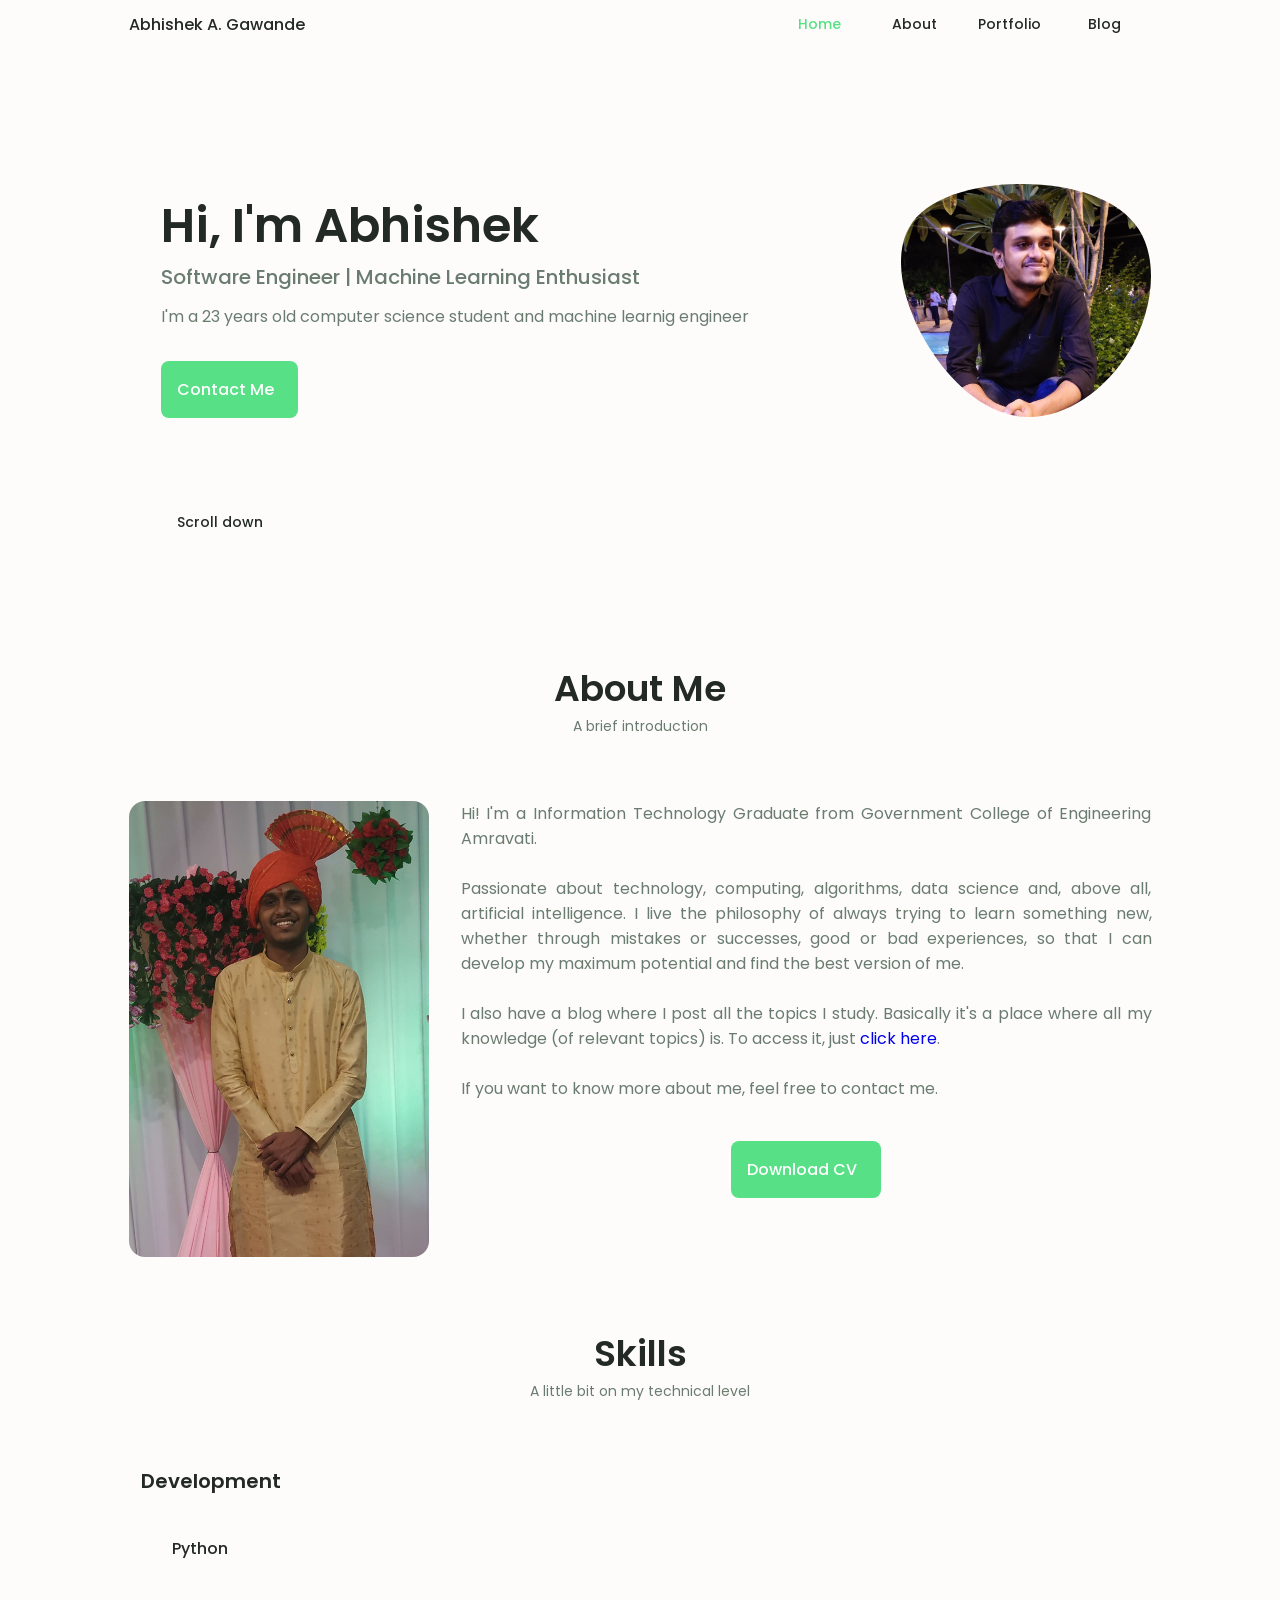
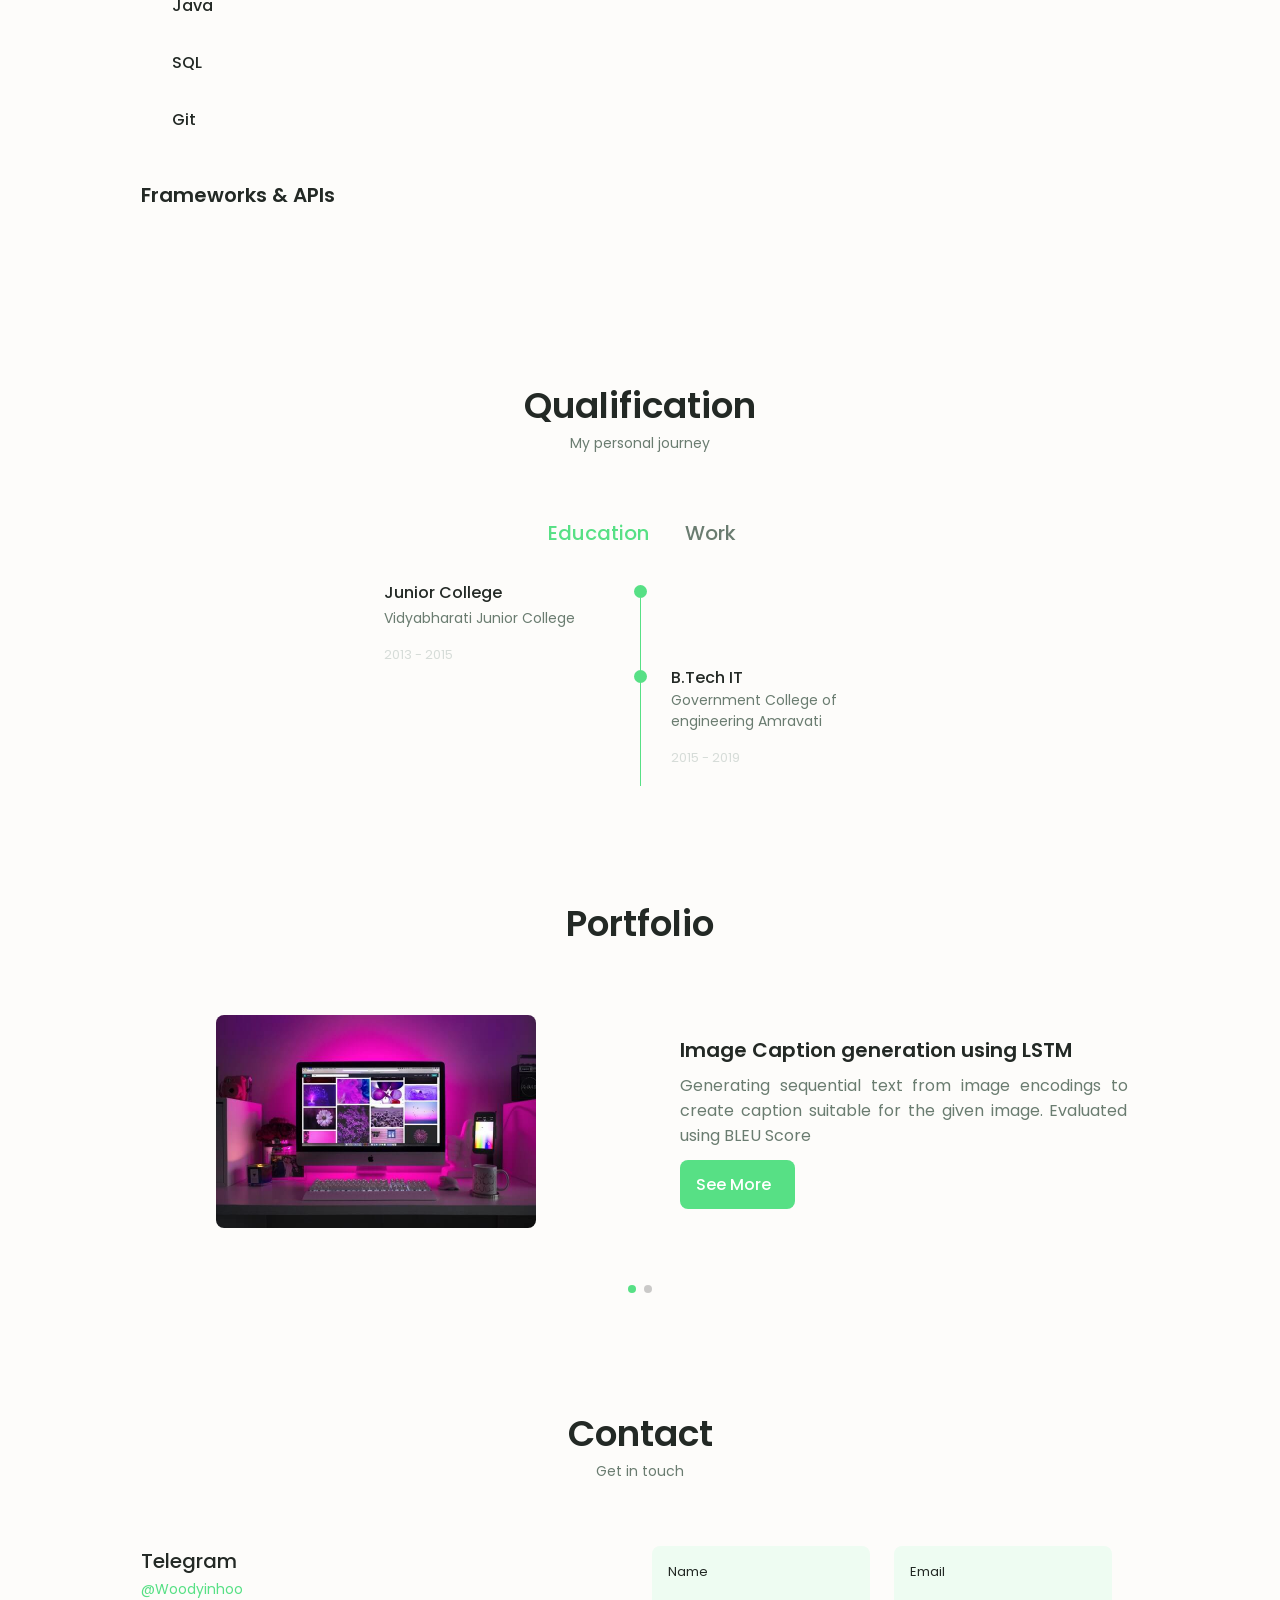
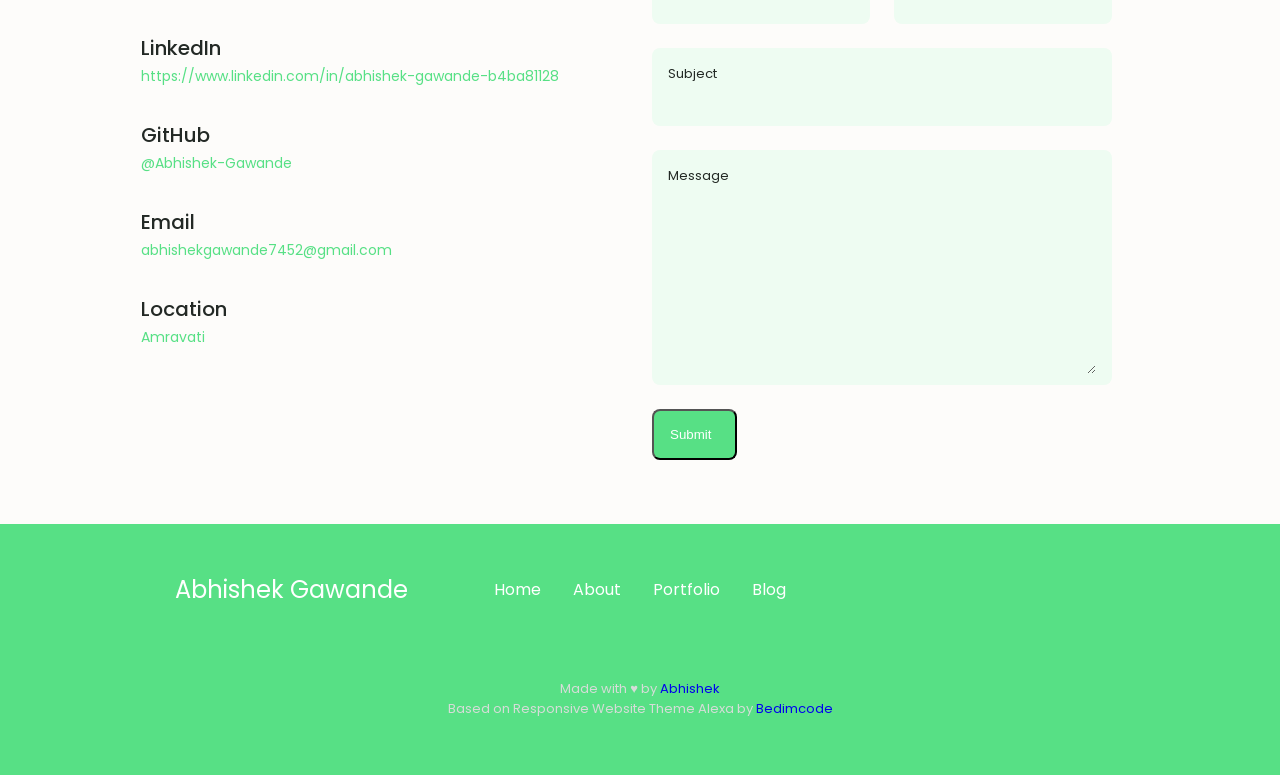
<file: index.html>
<!DOCTYPE html>
    <html lang="en">
    <head>
        <meta charset="UTF-8">
        <meta name="viewport" content="width=device-width, initial-scale=1.0">

        <!--==================== FAVICON ====================-->
        <link rel="icon" href="assets/img/favicon.ico">

        <!--==================== UNICONS ====================-->
        <link rel="stylesheet" href="https://unicons.iconscout.com/release/v4.0.0/css/line.css">

        <!--==================== SWIPER CSS ====================-->
        <link rel="stylesheet" href="assets/css/swiper-bundle.min.css">

        <!--==================== CSS ====================-->
        <link rel="stylesheet" href="assets/css/styles.css">

        <title>Abhishek Gawande</title>
    </head>
    <body>
        <!--==================== HEADER ====================-->
        <header class="header" id="header">
            <nav class="nav container">
                <a href="#" class="nav__logo">Abhishek A. Gawande</a>
                <div class="nav__menu" id="nav-menu">
                    <ul class="nav__list grid">
                        <li class="nav__item">
                            <a href="#home" class="nav__link active-link">
                                <i class="uil uil-estate nav__icon"></i>Home
                            </a>
                        </li>
                        <li class="nav__item">
                            <a href="#about" class="nav__link">
                                <i class="uil uil-user nav__icon"></i>About
                            </a>
                        </li>
                        <li class="nav__item">
                            <a href="#portfolio" class="nav__link">
                                <i class="uil uil-scenery nav__icon"></i>Portfolio
                            </a>
                        </li>
                        <li class="nav__item">
                            <a href="https://Abhishek-Gawande.github.io/blog" target="_blank" class="nav__link">
                                <i class="uil uil-document-layout-left nav__icon"></i>Blog
                            </a>
                        </li>
                    </ul>
                    <i class="uil uil-times nav__close nav__icon" id="nav-close"></i>
                </div>

                <div class="nav__btns">
                    <i class="uil uil-moon change-theme" id="theme-button"></i>

                    <div class="nav__toggle" id="nav-toggle">
                        <i class="uil uil-apps nav__icon"></i>
                    </div>
                </div>
            </nav>
        </header>

        <!--==================== MAIN ====================-->
        <main class="main">
            <!--==================== HOME ====================-->
            <section class="home section" id="home">
                <div class="home__container container grid">
                    <div class="home__content grid">
                        <div class="home__social">
                            <a href="https://www.linkedin.com/in/abhishek-gawande-b4ba81128"  target="_blank" class="home__social-icon">
                                <i class="uil uil-linkedin-alt"></i>
                            </a>

                            <a href="https://t.me/woodyinhoo" target="_blank" class="home__social-icon">
                                <i class="uil uil-telegram-alt"></i>
                            </a>

                            <a href="https://github.com/Abhishek-Gawande" target="_blank" class="home__social-icon">
                                <i class="uil uil-github-alt"></i>
                            </a>
                        </div>
                        <div class="home__img">
                            <svg class="home__blob" viewBox="0 0 200 187" xmlns="http://www.w3.org/2000/svg" xmlns:xlink="http://www.w3.org/1999/xlink">
                                <mask id="mask0" mask-type="alpha">
                                    <path d="M190.312 36.4879C206.582 62.1187 201.309 102.826 182.328 134.186C163.346 165.547
                                    130.807 187.559 100.226 186.353C69.6454 185.297 41.0228 161.023 21.7403 129.362C2.45775
                                    97.8511 -7.48481 59.1033 6.67581 34.5279C20.9871 10.1032 59.7028 -0.149132 97.9666
                                    0.00163737C136.23 0.303176 174.193 10.857 190.312 36.4879Z"/>
                                </mask>
                                <g mask="url(#mask0)">
                                    <path d="M190.312 36.4879C206.582 62.1187 201.309 102.826 182.328 134.186C163.346
                                    165.547 130.807 187.559 100.226 186.353C69.6454 185.297 41.0228 161.023 21.7403
                                    129.362C2.45775 97.8511 -7.48481 59.1033 6.67581 34.5279C20.9871 10.1032 59.7028
                                    -0.149132 97.9666 0.00163737C136.23 0.303176 174.193 10.857 190.312 36.4879Z"/>

                                    <image class="home__blob-img" x='-6' y='0' style="transform: scale(1.3);" xlink:href="assets/img/profile1.jpg"/>
                                </g>
                            </svg>
                        </div>

                        <div class="home__data">
                            <h1 class="home__title">Hi, I'm Abhishek</h1>
                            <h3 class="home__subtitle">Software Engineer | Machine Learning Enthusiast</h3>
                            <p class="home__description">
                                I'm a 23 years old computer science student and machine learnig engineer
                            </p>
                            <a href="#contact" class="button button--flex">
                                Contact Me <i class="uil uil-message button__icon"></i>
                            </a>
                        </div>
                    </div>

                    <div class="home__scroll">
                        <a href="#about" class="home__scroll-button button--flex">
                            <i class="uil uil-mouse-alt home__scroll-mouse"></i>
                            <span class="home__scroll-name">Scroll down</span>
                            <i class="uil uil-arrow-down home__scroll-arrow "></i>
                        </a>
                    </div>
                </div>
            </section>

            <!--==================== ABOUT ====================-->
            <section class="about section" id="about">
                <h2 class="section__title">About Me</h2>
                <span class="section__subtitle">A brief introduction</span>

                <div class="about__container container">
                    <img src="assets/img/about.jpg" alt="" class="about__img">

                    <div class="about__data">
                        <p class="about__description">
                            Hi! I'm a Information Technology Graduate from Government College of Engineering Amravati. 
                            <br /><br />
                            Passionate about technology, computing, algorithms, data science and, above all, artificial intelligence.
                            I live the philosophy of always trying to learn something new, whether through mistakes or successes, good or bad experiences, so that I can develop my maximum potential and find the best version of me.
                            <br /><br />
                            I also have a blog where I post all the topics I study. Basically it's a place where all my knowledge (of relevant topics) is.
                            To access it, just <a target="_blank" href="https://Abhishek-Gawande.github.io/blog">click here</a>.
                            <br /><br />
                            If you want to know more about me, feel free to contact me.
                        </p>
                        <!--
                        <div class="about__info">
                            <div>
                                <span class="about__info-title">08+</span>
                                <span class="about__info-name">Years <br> experience</span>
                            </div>

                            <div>
                                <span class="about__info-title">20+</span>
                                <span class="about__info-name">Completed <br> project</span>
                            </div>

                            <div>
                                <span class="about__info-title">05+</span>
                                <span class="about__info-name">Companies <br> worked</span>
                            </div>
                        </div>
                        -->

                        <div class="about__buttons">
                            <a download="" href="assets/pdf/resume.pdf" target="_blank" class="button button--flex">
                                Download CV<i class="uil uil-download-alt button__icon"></i>
                            </a>
                        </div>
                    </div>
                </div>
            </section>

            

            
            <!--==================== SKILLS ======================-->
            <section class="skills section" id="skills">
                <h2 class="section__title">Skills</h2>
                <span class="section__subtitle">A little bit on my technical level</span>

                <div class="skills__container container grid" >
                    <div>
                        <div class="skills__content skills__open">
                            <div class="skills__header">
                                <i class="uil uil-brackets-curly skills__icon"></i>

                                <div>
                                    <h1 class="skills__title">Development</h1>
                                    <span class="skills__subtitle"></span>
                                </div>

                                <i class="uil uil-angle-down skills__arrow"></i>
                            </div>

                           <div class="skills__list grid">
                               <div class="skills__data">
                                   <div class="skills__titles">
                                       <h3 class="skills__name">Python</h3>
                                       
                                   </div>

                               </div>

                               <div class="skills__data">
                                <div class="skills__titles">
                                    <h3 class="skills__name">Java</h3>
                                    
                                </div>

                            </div>

                            <div class="skills__data">
                                <div class="skills__titles">
                                    <h3 class="skills__name">SQL</h3>
                                    
                                </div>

                            </div>

                            <div class="skills__data">
                                <div class="skills__titles">
                                    <h3 class="skills__name">Git</h3>
                                    
                                </div>

                            </div>


                           </div>
                        </div>

                        <div class="skills__content skills__close" >
                            <div class="skills__header">
                                <i class="uil uil-server-network skills__icon"></i>

                                <div>
                                    <h1 class="skills__title">Frameworks & APIs</h1>
                                    <span class="skills__subtitle"></span>
                                </div>

                                <i class="uil uil-angle-down skills__arrow"></i>
                            </div>

                            <div class="skills__list grid">

                                <div class="skills__data">
                                    <div class="skills__titles">
                                        <h3 class="skills__name">Scikit-learn</h3>
                                        
                                    </div>

                                </div>

                                <div class="skills__data">
                                    <div class="skills__titles">
                                        <h3 class="skills__name">NumPy</h3>
    
                                    </div>

                                </div>

                                <div class="skills__data">
                                    <div class="skills__titles">
                                        <h3 class="skills__name">Pandas</h3>
                                        
                                    </div>

                                </div>


                                <div class="skills__data">
                                    <div class="skills__titles">
                                        <h3 class="skills__name">TensorFlow</h3>
                                        
                                    </div>

                                </div>

                                

                                <div class="skills__data">
                                    <div class="skills__titles">
                                        <h3 class="skills__name">Matplotlib & Seaborn</h3>
                                        
                                    </div>

                                </div>


                            </div>
                        </div>
                    </div>
                </div>
            </section>


            <!--==================== QUALIFICATION ====================-->
            <section class="qualification section">
                <h2 class="section__title">Qualification</h2>
                <span class="section__subtitle">My personal journey</span>

                <div class="qualification__container container">
                    <div class="qualification__tabs">
                        <div class="qualification__button button--flex qualification__active" data-target="#education">
                            <i class="uil uil-graduation-cap qualification__icon"></i>
                            Education
                        </div>

                        <div class="qualification__button button--flex" data-target="#work">
                            <i class="uil uil-briefcase-alt qualification__icon"></i>
                            Work
                        </div>
                    </div>

                    <div class="qualification__sections">
                        <!--==================== QUALIFICATION CONTENT 1 ====================-->
                        <div class="qualification__content qualification__active" data-content id="education">
                            <!--==================== QUALIFICATION 1 ====================-->
                            <div class="qualification__data">
                                <div>
                                    <h3 class="qualification__title">Junior College</h3>
                                    <span class="qualification__subtitle">Vidyabharati Junior College</span>
                                    <div class="qualification__calendar">
                                       <i class="uil uil-calendar-alt"></i>
                                       2013 - 2015
                                    </div>
                                </div>

                                <div>
                                    <span class="qualification__rounder"></span>
                                    <span class="qualification__line"></span>
                                </div>
                            </div>

                            <!--==================== QUALIFICATION 2 ====================-->
                            <div class="qualification__data">
                                <div>

                                </div>

                                <div>
                                    <span class="qualification__rounder"></span>
                                    <span class="qualification__line"></span>
                                </div>

                                <div>
                                    <h3 class="qualification__title">B.Tech IT</h3>
                                    <span class="qualification__subtitle">Government College of engineering Amravati</span>
                                    <div class="qualification__calendar">
                                       <i class="uil uil-calendar-alt"></i>
                                       2015 - 2019
                                    </div>
                                </div>
                            </div>



                        </div>

                         <!--==================== QUALIFICATION CONTENT 2 ====================-->
                         <div class="qualification__content" data-content id="work">
                            <!--==================== QUALIFICATION 1 ====================-->
                            <div class="qualification__data">
                                <div>
                                    <h3 class="qualification__title">Intern</h3>
                                    <span class="qualification__subtitle">IIT Kanpur</span>
                                    <div class="qualification__calendar">
                                       <i class="uil uil-calendar-alt"></i>
                                       March 2020 - Jun 2020 
                                    </div>
                                </div>

                                <div>
                                    <span class="qualification__rounder"></span>
                                    <span class="qualification__line"></span>
                                </div>
                            </div>



                        </div>
                    </div>
                </div>
            </section>
            

        <!--==================== PORTFOLIO ====================-->
            <section class="portfolio section" id="portfolio">
                <h2 class="section__title">Portfolio</h2>
                <span class="section__subtitle"><a href="#"></a></span>

                <div class="portfolio__container container swiper-container">
                    <div class="swiper-wrapper">

                        <!--==================== PORTFOLIO 2 ====================-->
                        <div class="portfolio__content grid swiper-slide">
                            <img src="assets/img/portfolio1.jpg" alt="" class="portfolio__img">

                            <div class="portfolio__data">
                               <h3 class="portfolio__title">Image Caption generation using LSTM</h3>
                                <p class="portfolio__description">Generating sequential text from image encodings to create caption suitable for the given image. Evaluated using BLEU Score</p>
                                <a href="https://www.kaggle.com/abhishekgawande/image-caption-eda" target="_blank" class="button button--flex button--small portfolio__button">
                                    See More
                                    <i class="uil uil-arrow-right button__icon"></i>
                                </a>
                            </div>
                        </div>

                        <!--==================== PORTFOLIO 2 ====================-->
                        <div class="portfolio__content grid swiper-slide">
                            <img src="assets/img/portfolio2.jpg" alt="" class="portfolio__img">

                            <div class="portfolio__data">
                               <h3 class="portfolio__title">Image Restoration using Machine learning</h3>
                                <p class="portfolio__description">Infinite Resolution Image processing with GAN and RL from unpaired image datasets.</p>
                                <a href="https://github.com/Abhishek-Gawande/exposure" target="_blank" class="button button--flex button--small portfolio__button">
                                    See More
                                    <i class="uil uil-arrow-right button__icon"></i>
                                </a>
                            </div>
                        </div>
                    </div>

                    <!-- Add Arrows -->
                    <div class="swiper-button-next">
                        <i class="uil uil-angle-right-b swiper-portfolio-icon"></i>
                    </div>
                    <div class="swiper-button-prev">
                        <i class="uil uil-angle-left-b swiper-portfolio-icon"></i>
                    </div>

                    <!-- Add Pagination -->
                    <div class="swiper-pagination"></div>
                </div>
            </section>
            <br /><br />

            <!--==================== CONTACT ME ====================-->
            <section class="contact section" id="contact">
                <h2 class="section__title">Contact</h2>
                <span class="section__subtitle">Get in touch</span>

                <div class="contact__container container grid">
                    <div>
                        <div class="contact__information">
                            <a href="https://t.me/Woodyinhoo" target="_blank"><i class="uil uil-telegram contact__icon"></i></a>
                            <div>
                               <h3 class="contact__title">Telegram</h3>
                               <a href="https://t.me/Woodyinhoo" target="_blank"><span class="contact__subtitle">@Woodyinhoo</span></a>
                            </div>
                        </div>

                        <div class="contact__information">
                            <a href="https://www.linkedin.com/in/abhishek-gawande-b4ba81128" target="_blank"><i class="uil uil-linkedin contact__icon"></i></a>
                            <div>
                               <h3 class="contact__title">LinkedIn</h3>
                               <a href="https://www.linkedin.com/in/abhishek-gawande-b4ba81128" target="_blank"><span class="contact__subtitle">https://www.linkedin.com/in/abhishek-gawande-b4ba81128</span></a>
                            </div>
                        </div>

                        <div class="contact__information">
                            <a href="https://github/Abhishek-Gawande/" target="_blank"><i class="uil uil-github contact__icon"></i></a>
                            <div>
                               <h3 class="contact__title">GitHub</h3>
                               <a href="https://github/Abhishek-Gawande/" target="_blank"><span class="contact__subtitle">@Abhishek-Gawande</span></a>
                            </div>
                        </div>

                        <div class="contact__information">
                            <a href="mailto:abhishekgawande7452@gmail.com"><i class="uil uil-envelope-alt contact__icon"></i></a>
                            <div>
                               <h3 class="contact__title">Email</h3>
                               <a href="mailto:abhishekgawande7452@gmail.com"><span class="contact__subtitle">abhishekgawande7452@gmail.com</span></a>

                            </div>
                        </div>

                        <div class="contact__information">
                            <i class="uil uil-map-marker contact__icon"></i>
                            <div>
                               <h3 class="contact__title">Location</h3>
                               <span class="contact__subtitle">Amravati</span>
                            </div>
                        </div>
                    </div>

                    <form action="https://formspree.io/f/xzbykwkp" method="POST" class="contact__form grid">

                        <script src="https://www.google.com/recaptcha/api.js" async defer></script> <!--Captcha -->
                        <div class="contact__inputs grid">
                            <div class="contact__content">
                                <label for=""  class="contact__label">Name</label>
                                <input type="text" name="name" class="contact__input">
                            </div>

                            <div class="contact__content">
                                <label for="" class="contact__label">Email</label>
                                <input type="email" name="email" class="contact__input">
                            </div>
                        </div>
                        <div class="contact__content">
                            <label for="" class="contact__label">Subject</label>
                            <input type="text" name="Subject" class="contact__input">
                        </div>
                        <div class="contact__content">
                            <label for="" class="contact__label">Message</label>
                            <textarea name="Message" id="" cols="0" rows="7" class="contact__input"> </textarea>
                        </div>

                        <div>
                        <div class="g-recaptcha" data-sitekey="6LdtuS8cAAAAAA0vLqz0n1vmNEPlpLJI7q61dZ4A"></div><!--Captcha -->
                        <button class="button button--flex" type="submit">Submit <i class="uil uil-message button__icon"></i></button>
                        </div>
                    </form>
                </div>
            </section>
        </main>

        <!--==================== FOOTER ====================-->
        <footer class="footer">
            <div class="footer__bg">
                <div class="footer__container container grid">
                    <div>
                        <span class="footer__title">Abhishek      Gawande</span>
                        <span class="footer__subtitle"></span>
                    </div>

                    <ul class="footer__links">
                        <li>
                            <a href="#home" class="footer__link">Home</a>
                        </li>
                        <li>
                            <a href="#about" class="footer__link">About</a>
                        </li>
                        <li>
                            <a href="#portfolio" class="footer__link">Portfolio</a>
                        </li>
                        <li>
                            <a href="https://Abhishek-Gawande.github.io/blog" target="_blank" class="footer__link">Blog</a>
                        </li>
                    </ul>

                    <div class="footer__socials">
                        <a href="https://www.linkedin.com/in/abhishek-gawande-b4ba81128" target="_blank" class="footer__social">
                            <i class="uil uil-linkedin"></i>
                        </a>
                        <a href="https://github.com/Abhishek-Gawande" target="_blank" class="footer__social">
                            <i class="uil uil-github"></i>
                        </a>
                    </div>

                </div>
                <p class="footer__copy">
                    Made with <span >&hearts;</span> by
                    <a href="https://www.linkedin.com/in/abhishek-gawande-b4ba81128" target="_blank">Abhishek</a>
                    <br>
                    Based on <a >Responsive Website Theme Alexa</a> by <a href=" https://github.com/bedimcode" target="_blank">Bedimcode</a>
                    <br>
                    
                </p>
            </div>
        </footer>

        <!--==================== SCROLL TOP ====================-->
        <a href="#" class="scrollup" id="scroll-up">
            <i class="uil uil-arrow-up scrollup__icon"></i>
        </a>

        <!--==================== SWIPER JS ====================-->
        <script src="assets/js/swiper-bundle.min.js"></script>

        <!--==================== MAIN JS ====================-->
        <script src="assets/js/main.js"></script>
    </body>
</html>
</file>
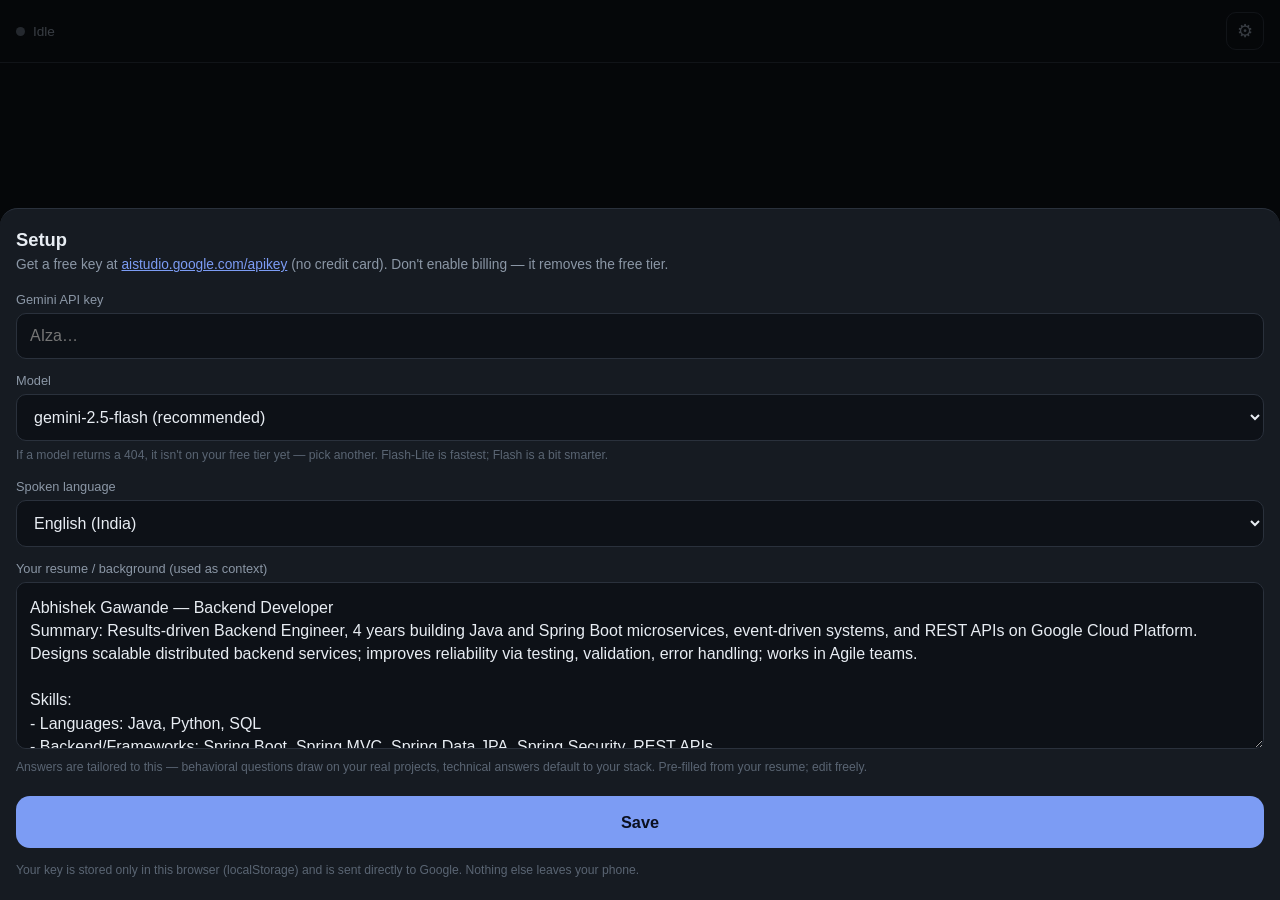
<file: int-cop2.html>
<!DOCTYPE html>
<html lang="en">
<head>
<meta charset="UTF-8" />
<meta name="viewport" content="width=device-width, initial-scale=1, maximum-scale=1, viewport-fit=cover" />
<meta name="theme-color" content="#0d1117" />
<title>Interview Copilot</title>
<style>
  :root{
    --bg:#0d1117;
    --surface:#161b22;
    --surface-2:#1c232c;
    --line:#2a313c;
    --ink:#e8edf3;
    --ink-dim:#8b97a6;
    --ink-faint:#5a6573;
    --accent:#7c9cf4;
    --accent-press:#9fb6f7;
    --live:#3fb950;
    --warn:#e3a008;
    --err:#f47067;
    --radius:14px;
    --pad:16px;
    font-size:16px;
  }
  *{box-sizing:border-box;-webkit-tap-highlight-color:transparent}
  html,body{height:100%;margin:0}
  body{
    background:var(--bg);
    color:var(--ink);
    font-family:-apple-system,BlinkMacSystemFont,"Segoe UI",Roboto,sans-serif;
    display:flex;flex-direction:column;
    height:100dvh;overflow:hidden;
    padding:env(safe-area-inset-top) env(safe-area-inset-right) env(safe-area-inset-bottom) env(safe-area-inset-left);
  }

  /* ---------- header ---------- */
  header{
    display:flex;align-items:center;gap:10px;
    padding:12px var(--pad);
    border-bottom:1px solid var(--line);
    flex:none;
  }
  .status{display:flex;align-items:center;gap:8px;font-size:.85rem;color:var(--ink-dim)}
  .dot{width:9px;height:9px;border-radius:50%;background:var(--ink-faint);flex:none}
  .dot.on{background:var(--live);box-shadow:0 0 0 0 rgba(63,185,80,.5);animation:pulse 1.6s infinite}
  @keyframes pulse{0%{box-shadow:0 0 0 0 rgba(63,185,80,.45)}70%{box-shadow:0 0 0 9px rgba(63,185,80,0)}100%{box-shadow:0 0 0 0 rgba(63,185,80,0)}}
  @media (prefers-reduced-motion:reduce){.dot.on{animation:none}}
  .spacer{flex:1}
  .icon-btn{
    background:none;border:1px solid var(--line);color:var(--ink-dim);
    width:38px;height:38px;border-radius:10px;font-size:1.1rem;cursor:pointer;
    display:grid;place-items:center;
  }
  .icon-btn:active{background:var(--surface-2)}

  /* ---------- answer (dominant) ---------- */
  main{flex:1;overflow-y:auto;padding:var(--pad);-webkit-overflow-scrolling:touch}
  .empty{
    height:100%;display:flex;flex-direction:column;align-items:center;justify-content:center;
    text-align:center;color:var(--ink-faint);gap:10px;padding:20px;
  }
  .empty b{color:var(--ink-dim);font-weight:600}
  #answer{font-size:1.06rem;line-height:1.55;white-space:pre-wrap;word-wrap:break-word}
  #answer h1,#answer h2,#answer h3{font-size:.78rem;letter-spacing:.08em;text-transform:uppercase;color:var(--accent);margin:1.1em 0 .35em;font-weight:700}
  #answer h1:first-child,#answer h2:first-child,#answer h3:first-child{margin-top:0}
  #answer code{background:var(--surface-2);padding:.1em .35em;border-radius:5px;font-size:.9em;font-family:ui-monospace,"SF Mono",Menlo,Consolas,monospace}
  #answer pre{background:var(--surface);border:1px solid var(--line);border-top:none;border-radius:0 0 10px 10px;padding:12px;overflow-x:auto;font-size:.86rem;margin:0}
  #answer pre code{background:none;padding:0}
  #answer .code{margin:.6em 0}
  #answer .code-bar{display:flex;align-items:center;justify-content:space-between;background:var(--surface-2);border:1px solid var(--line);border-radius:10px 10px 0 0;padding:5px 10px}
  #answer .code-bar span{font-size:.7rem;letter-spacing:.05em;text-transform:uppercase;color:var(--ink-faint);font-family:ui-monospace,monospace}
  #answer .code-bar .copy{background:none;border:1px solid var(--line);color:var(--ink-dim);font-size:.72rem;padding:3px 9px;border-radius:6px;cursor:pointer}
  #answer .code-bar .copy:active{background:var(--line)}
  #answer strong{color:#fff}
  .caret{display:inline-block;width:8px;height:1.05em;background:var(--accent);vertical-align:-2px;animation:blink 1s step-end infinite}
  @keyframes blink{50%{opacity:0}}
  .note{margin-top:14px;font-size:.8rem;color:var(--ink-faint)}
  .err-box{border:1px solid var(--err);background:rgba(244,112,103,.08);color:var(--err);padding:12px;border-radius:10px;font-size:.9rem}

  /* ---------- transcript strip ---------- */
  .transcript{
    flex:none;border-top:1px solid var(--line);background:var(--surface);
    padding:10px var(--pad);max-height:22vh;overflow-y:auto;
    font-family:ui-monospace,"SF Mono",Menlo,Consolas,monospace;
    font-size:.82rem;line-height:1.5;color:var(--ink-dim);
  }
  .transcript .label{display:block;font-size:.65rem;letter-spacing:.1em;text-transform:uppercase;color:var(--ink-faint);margin-bottom:4px}
  .transcript .interim{color:var(--ink-faint);font-style:italic}
  .transcript.empty-strip{color:var(--ink-faint)}

  /* ---------- controls ---------- */
  .controls{
    flex:none;display:flex;gap:10px;align-items:stretch;
    padding:12px var(--pad) calc(12px + env(safe-area-inset-bottom));
    border-top:1px solid var(--line);background:var(--bg);
  }
  .btn{
    border:none;border-radius:var(--radius);font-size:1rem;font-weight:600;
    cursor:pointer;color:var(--ink);padding:0 16px;
  }
  .btn-side{flex:none;background:var(--surface-2);border:1px solid var(--line);min-width:64px;font-size:.82rem;color:var(--ink-dim)}
  .btn-side:active{background:var(--line)}
  .btn-side.live{border-color:var(--live);color:var(--live)}
  .btn-answer{
    flex:1;background:var(--accent);color:#0b1020;font-size:1.12rem;font-weight:700;
    height:58px;letter-spacing:.01em;
  }
  .btn-answer:active{background:var(--accent-press)}
  .btn-answer:disabled{opacity:.5;cursor:default}

  /* ---------- settings sheet ---------- */
  .sheet-bg{position:fixed;inset:0;background:rgba(0,0,0,.6);display:none;z-index:10}
  .sheet-bg.show{display:block}
  .sheet{
    position:fixed;left:0;right:0;bottom:0;z-index:11;
    background:var(--surface);border-top:1px solid var(--line);
    border-radius:18px 18px 0 0;padding:20px var(--pad) calc(20px + env(safe-area-inset-bottom));
    transform:translateY(100%);transition:transform .22s ease;
    max-height:90dvh;overflow-y:auto;
  }
  .sheet.show{transform:translateY(0)}
  .sheet h2{margin:0 0 4px;font-size:1.15rem}
  .sheet p{margin:0 0 16px;color:var(--ink-dim);font-size:.86rem;line-height:1.5}
  .sheet a{color:var(--accent)}
  label{display:block;font-size:.8rem;color:var(--ink-dim);margin:14px 0 6px}
  input,select,textarea{
    width:100%;background:var(--bg);border:1px solid var(--line);color:var(--ink);
    border-radius:10px;padding:13px;font-size:1rem;font-family:inherit;
  }
  textarea{resize:vertical;line-height:1.45;min-height:90px}
  input:focus,select:focus,textarea:focus{outline:none;border-color:var(--accent)}
  .save{width:100%;margin-top:20px;background:var(--accent);color:#0b1020;height:52px;font-weight:700;border:none;border-radius:var(--radius);font-size:1.02rem;cursor:pointer}
  .hint{font-size:.76rem;color:var(--ink-faint);margin-top:6px;line-height:1.45}
</style>
</head>
<body>

<header>
  <div class="status"><span class="dot" id="dot"></span><span id="statusText">Idle</span></div>
  <div class="spacer"></div>
  <button class="icon-btn" id="settingsBtn" aria-label="Settings">⚙</button>
</header>

<main id="answerWrap">
  <div class="empty" id="emptyState">
    <b>Listen, then tap Answer.</b>
    <span>Turn on listening so the mic captures the interviewer. When you've heard the question, tap <b>Answer</b> for a concise response.</span>
  </div>
  <div id="answer" hidden></div>
</main>

<div class="transcript empty-strip" id="transcript">
  <span class="label">Live transcript</span>
  <span id="transcriptText">Listening is off.</span>
</div>

<div class="controls">
  <button class="btn btn-side" id="listenBtn">🎙 Listen</button>
  <button class="btn btn-answer" id="answerBtn">Answer</button>
  <button class="btn btn-side" id="clearBtn">Clear</button>
</div>

<!-- settings -->
<div class="sheet-bg" id="sheetBg"></div>
<div class="sheet" id="sheet">
  <h2>Setup</h2>
  <p>Get a free key at <a href="https://aistudio.google.com/apikey" target="_blank" rel="noopener">aistudio.google.com/apikey</a> (no credit card). Don't enable billing — it removes the free tier.</p>
  <label for="keyInput">Gemini API key</label>
  <input id="keyInput" type="password" placeholder="AIza…" autocomplete="off" />
  <label for="modelInput">Model</label>
  <select id="modelInput">
    <option value="gemini-2.5-flash">gemini-2.5-flash (recommended)</option>
    <option value="gemini-2.5-flash-lite">gemini-2.5-flash-lite (fastest)</option>
    <option value="gemini-3-flash">gemini-3-flash</option>
    <option value="gemini-2.0-flash">gemini-2.0-flash</option>
  </select>
  <div class="hint">If a model returns a 404, it isn't on your free tier yet — pick another. Flash-Lite is fastest; Flash is a bit smarter.</div>
  <label for="langInput">Spoken language</label>
  <select id="langInput">
    <option value="en-IN">English (India)</option>
    <option value="en-US">English (US)</option>
    <option value="en-GB">English (UK)</option>
    <option value="hi-IN">Hindi (India)</option>
  </select>
  <label for="resumeInput">Your resume / background (used as context)</label>
  <textarea id="resumeInput" rows="6" placeholder="Paste your resume as plain text…"></textarea>
  <div class="hint">Answers are tailored to this — behavioral questions draw on your real projects, technical answers default to your stack. Pre-filled from your resume; edit freely.</div>
  <button class="save" id="saveBtn">Save</button>
  <div class="hint" style="margin-top:14px">Your key is stored only in this browser (localStorage) and is sent directly to Google. Nothing else leaves your phone.</div>
</div>

<script>
(function(){
  "use strict";
  const $ = id => document.getElementById(id);
  const dot=$("dot"), statusText=$("statusText");
  const answerEl=$("answer"), emptyState=$("emptyState");
  const transcriptText=$("transcriptText"), transcriptBox=$("transcript");
  const listenBtn=$("listenBtn"), answerBtn=$("answerBtn"), clearBtn=$("clearBtn");
  const sheet=$("sheet"), sheetBg=$("sheetBg");
  const keyInput=$("keyInput"), modelInput=$("modelInput"), langInput=$("langInput"), resumeInput=$("resumeInput");

  const DEFAULT_RESUME=`Abhishek Gawande — Backend Developer
Summary: Results-driven Backend Engineer, 4 years building Java and Spring Boot microservices, event-driven systems, and REST APIs on Google Cloud Platform. Designs scalable distributed backend services; improves reliability via testing, validation, error handling; works in Agile teams.

Skills:
- Languages: Java, Python, SQL
- Backend/Frameworks: Spring Boot, Spring MVC, Spring Data JPA, Spring Security, REST APIs
- Design: SOLID principles, OOP design patterns
- Distributed systems: Microservices, Apache Kafka, event-driven architecture
- Cloud/Data: GCP, App Engine Gen2, Cloud Functions, BigQuery, Cloud Storage
- Databases: MySQL, Cloud SQL
- Testing: JUnit, Mockito
- DevOps: Cloud Build, Artifact Registry, Maven, Git, CI/CD

Experience — Software Engineer, Tata Consultancy Services (Client: Jaguar Land Rover), May 2022–Present
Product Information Management (PIM):
- Built core product-management & publishing microservices and REST APIs; >99.5% of updates processed within SLA.
- Built a Kafka-to-analytics pipeline for near real-time reporting across the product catalog.
- Led runtime upgrades to a modern Java platform on App Engine Gen2.
- Added an API Gateway, standardized auth, and service-level traffic controls.
- Added JUnit/Mockito unit & integration tests.
PIM Data Ingestion Pipeline:
- Event-driven ingestion pipeline with Kafka + Spring Boot.
- Consumers persisting to Cloud SQL (transactional) and BigQuery (analytics).
- Validation, deduplication, retry, error-handling for consistency and fault tolerance.
- Batch processing and efficient write strategies for throughput.
- CI/CD with Cloud Build, Artifact Registry, Maven, Git.

Education: B.Tech (IT), Government College of Engineering, Amravati — CGPA 7.92
Certifications: Google Cloud Associate Cloud Engineer (Dec 2025); Google Professional Cloud Developer (Oct 2025)`;

  const LS={key:"ic_key",model:"ic_model",lang:"ic_lang",resume:"ic_resume"};
  let cfg={
    key: localStorage.getItem(LS.key)||"",
    model: localStorage.getItem(LS.model)||"gemini-2.5-flash",
    lang: localStorage.getItem(LS.lang)||"en-IN",
    resume: localStorage.getItem(LS.resume)||DEFAULT_RESUME
  };

  let finalTranscript="";
  let listening=false;
  let recognition=null;
  let busy=false;

  /* ---------- settings sheet ---------- */
  function openSheet(){
    keyInput.value=cfg.key; modelInput.value=cfg.model; langInput.value=cfg.lang; resumeInput.value=cfg.resume;
    sheetBg.classList.add("show"); sheet.classList.add("show");
  }
  function closeSheet(){ sheetBg.classList.remove("show"); sheet.classList.remove("show"); }
  $("settingsBtn").onclick=openSheet;
  sheetBg.onclick=closeSheet;
  $("saveBtn").onclick=function(){
    cfg.key=keyInput.value.trim(); cfg.model=modelInput.value; cfg.lang=langInput.value; cfg.resume=resumeInput.value.trim();
    localStorage.setItem(LS.key,cfg.key);
    localStorage.setItem(LS.model,cfg.model);
    localStorage.setItem(LS.lang,cfg.lang);
    localStorage.setItem(LS.resume,cfg.resume);
    if(recognition){ recognition.lang=cfg.lang; }
    closeSheet();
  };

  /* ---------- speech recognition ---------- */
  const SR=window.SpeechRecognition||window.webkitSpeechRecognition;

  function setStatus(text,on){ statusText.textContent=text; dot.classList.toggle("on",!!on); }

  function showTranscript(interim){
    transcriptBox.classList.remove("empty-strip");
    const full=(finalTranscript+ " " + (interim||"")).trim();
    if(!full){ transcriptText.textContent="…"; return; }
    if(interim){
      transcriptText.innerHTML = escapeHtml(finalTranscript)+' <span class="interim">'+escapeHtml(interim)+'</span>';
    } else {
      transcriptText.textContent=full;
    }
    transcriptBox.scrollTop=transcriptBox.scrollHeight;
  }

  function startListening(){
    if(!SR){ setStatus("No speech support",false); transcriptBox.classList.remove("empty-strip"); transcriptText.textContent="This browser can't do speech recognition. Use Chrome on Android."; return; }
    recognition=new SR();
    recognition.continuous=true;
    recognition.interimResults=true;
    recognition.lang=cfg.lang;
    recognition.onresult=function(e){
      let interim="";
      for(let i=e.resultIndex;i<e.results.length;i++){
        const r=e.results[i];
        if(r.isFinal){ finalTranscript=(finalTranscript+" "+r[0].transcript).trim(); }
        else { interim+=r[0].transcript; }
      }
      showTranscript(interim);
    };
    recognition.onerror=function(e){
      if(e.error==="not-allowed"||e.error==="service-not-allowed"){
        listening=false; updateListenUI();
        setStatus("Mic blocked",false);
        transcriptBox.classList.remove("empty-strip");
        transcriptText.textContent="Microphone permission denied. Allow mic access in the browser and tap Listen again.";
      }
      // 'no-speech' / 'aborted' are normal; onend will restart.
    };
    recognition.onend=function(){ if(listening){ try{recognition.start();}catch(_){} } };
    try{ recognition.start(); listening=true; setStatus("Listening",true); updateListenUI(); }
    catch(_){ /* already started */ }
  }
  function stopListening(){
    listening=false;
    if(recognition){ try{recognition.stop();}catch(_){} }
    setStatus("Paused",false);
    updateListenUI();
  }
  function updateListenUI(){
    listenBtn.classList.toggle("live",listening);
    listenBtn.textContent=listening?"⏸ Stop":"🎙 Listen";
  }
  listenBtn.onclick=function(){ listening?stopListening():startListening(); };

  clearBtn.onclick=function(){
    finalTranscript="";
    transcriptText.textContent=listening?"…":"Listening is off.";
    if(!listening) transcriptBox.classList.add("empty-strip");
    answerEl.hidden=true; answerEl.innerHTML=""; emptyState.hidden=false;
  };

  /* ---------- Gemini streaming ---------- */
  function buildSystem(){
    const base=[
      "You are a live technical-interview copilot answering AS the candidate, in first person.",
      "The user gives you a rolling speech transcript of an interviewer talking. Identify the MOST RECENT question or task and answer THAT.",
      "",
      "General rules:",
      "- Be precise and concise. No filler, no preamble, no 'great question'.",
      "- Lead with the direct answer in the first line.",
      "- Glanceable and speakable; under ~120 words unless code is required.",
      "- Ground answers in the candidate's real background below. For behavioral questions, use their actual projects (STAR, tight). For 'tell me about yourself' / experience questions, speak from the resume.",
      "- Default technical examples to the candidate's stack (Java, Spring Boot, Kafka, GCP) unless the interviewer specifies otherwise.",
      "",
      "CODING / DSA / implementation questions — use EXACTLY this structure:",
      "## Approach",
      "One or two lines on the idea.",
      "```<language>",
      "clean, idiomatic, runnable code (Java by default unless another language is implied)",
      "```",
      "## Complexity",
      "Time: O(...)  | Space: O(...)",
      "## Edge cases",
      "- one or two brief items",
      "Keep code minimal and correct; no comments unless they add real clarity.",
      "",
      "If no clear question is present, say so in one line."
    ];
    const r=(cfg.resume||"").trim();
    if(r){ base.push("","=== CANDIDATE BACKGROUND ===",r); }
    return base.join("\n");
  }

  function recentTranscript(){
    const t=finalTranscript.trim();
    return t.length>2200 ? t.slice(-2200) : t;
  }

  answerBtn.onclick=async function(){
    if(busy) return;
    if(!cfg.key){ openSheet(); return; }
    const t=recentTranscript();
    if(!t){ renderError("No transcript yet. Tap Listen first, let the interviewer speak, then tap Answer."); return; }

    busy=true; answerBtn.disabled=true; answerBtn.textContent="…";
    emptyState.hidden=true; answerEl.hidden=false;
    answerEl.innerHTML='<span class="caret"></span>';

    const url="https://generativelanguage.googleapis.com/v1beta/models/"+encodeURIComponent(cfg.model)+
              ":streamGenerateContent?alt=sse&key="+encodeURIComponent(cfg.key);
    const body={
      systemInstruction:{parts:[{text:buildSystem()}]},
      contents:[{role:"user",parts:[{text:"Live transcript:\n\""+t+"\"\n\nAnswer the most recent question."}]}],
      generationConfig:{temperature:0.35,maxOutputTokens:600,topP:0.9}
    };

    let acc="";
    try{
      const res=await fetch(url,{method:"POST",headers:{"Content-Type":"application/json"},body:JSON.stringify(body)});
      if(!res.ok){
        let msg="Request failed ("+res.status+").";
        try{ const j=await res.json(); if(j.error&&j.error.message) msg=j.error.message; }catch(_){}
        if(res.status===404) msg="Model \""+cfg.model+"\" not available on your tier. Open ⚙ and pick another.";
        if(res.status===429) msg="Free-tier rate limit hit. Wait a moment and try again.";
        if(res.status===400&&/API key/i.test(msg)) msg="Invalid API key. Check it in ⚙ Setup.";
        renderError(msg); return;
      }
      const reader=res.body.getReader();
      const dec=new TextDecoder();
      let buf="";
      while(true){
        const {value,done}=await reader.read();
        if(done) break;
        buf+=dec.decode(value,{stream:true});
        let nl;
        while((nl=buf.indexOf("\n"))>=0){
          const line=buf.slice(0,nl).trim(); buf=buf.slice(nl+1);
          if(!line.startsWith("data:")) continue;
          const payload=line.slice(5).trim();
          if(!payload||payload==="[DONE]") continue;
          try{
            const obj=JSON.parse(payload);
            const parts=obj.candidates&&obj.candidates[0]&&obj.candidates[0].content&&obj.candidates[0].content.parts;
            if(parts){ for(const p of parts){ if(p.text) acc+=p.text; } }
            renderMarkdown(acc,true);
          }catch(_){ /* partial json across chunks; ignore */ }
        }
      }
      renderMarkdown(acc,false);
      if(!acc.trim()) renderError("Empty response. Try again or switch model in ⚙.");
    }catch(err){
      renderError("Network error: "+(err&&err.message?err.message:err));
    }finally{
      busy=false; answerBtn.disabled=false; answerBtn.textContent="Answer";
    }
  };

  /* ---------- tiny markdown renderer ---------- */
  function escapeHtml(s){return s.replace(/[&<>]/g,c=>({"&":"&amp;","<":"&lt;",">":"&gt;"}[c]));}
  function renderError(msg){
    emptyState.hidden=true; answerEl.hidden=false;
    answerEl.innerHTML='<div class="err-box">'+escapeHtml(msg)+'</div>';
  }
  function renderMarkdown(src,streaming){
    // fenced code first
    const codeBlocks=[];
    let s=src.replace(/```(\w*)\n?([\s\S]*?)```/g,(m,lang,code)=>{
      const clean=code.replace(/\n$/,"");
      codeBlocks.push('<div class="code"><div class="code-bar"><span>'+escapeHtml(lang||"code")+'</span><button class="copy" type="button">Copy</button></div><pre><code>'+escapeHtml(clean)+'</code></pre></div>');
      return "\u0000"+(codeBlocks.length-1)+"\u0000";
    });
    s=escapeHtml(s);
    s=s.replace(/^###?\s+(.+)$/gm,'<h3>$1</h3>');
    s=s.replace(/^##\s+(.+)$/gm,'<h2>$1</h2>');
    s=s.replace(/\*\*([^*]+)\*\*/g,'<strong>$1</strong>');
    s=s.replace(/`([^`]+)`/g,'<code>$1</code>');
    // bullet groups
    s=s.replace(/(?:^|\n)((?:- .*(?:\n|$))+)/g,(m,grp)=>{
      const items=grp.trim().split("\n").map(l=>'<li>'+l.replace(/^- /,"")+'</li>').join("");
      return "\n<ul style='margin:.3em 0 .3em 1.1em;padding:0'>"+items+"</ul>";
    });
    s=s.replace(/\u0000(\d+)\u0000/g,(m,i)=>codeBlocks[+i]);
    s=s.replace(/\n{2,}/g,"<br><br>").replace(/\n/g,"<br>");
    answerEl.innerHTML=s+(streaming?'<span class="caret"></span>':"");
    $("answerWrap").scrollTop=0;
  }

  // copy buttons in code blocks
  answerEl.addEventListener("click",function(e){
    const btn=e.target.closest&&e.target.closest(".copy");
    if(!btn) return;
    const codeEl=btn.parentElement.parentElement.querySelector("pre code");
    if(!codeEl) return;
    const text=codeEl.textContent;
    const done=()=>{ btn.textContent="Copied"; setTimeout(()=>btn.textContent="Copy",1200); };
    if(navigator.clipboard&&navigator.clipboard.writeText){ navigator.clipboard.writeText(text).then(done).catch(()=>fallbackCopy(text,done)); }
    else fallbackCopy(text,done);
  });
  function fallbackCopy(text,cb){
    const ta=document.createElement("textarea"); ta.value=text;
    ta.style.position="fixed"; ta.style.opacity="0"; document.body.appendChild(ta);
    ta.select(); try{document.execCommand("copy");}catch(_){}
    document.body.removeChild(ta); cb&&cb();
  }

  // first run -> open setup
  if(!cfg.key){ openSheet(); }
})();
</script>
</body>
</html>
</file>
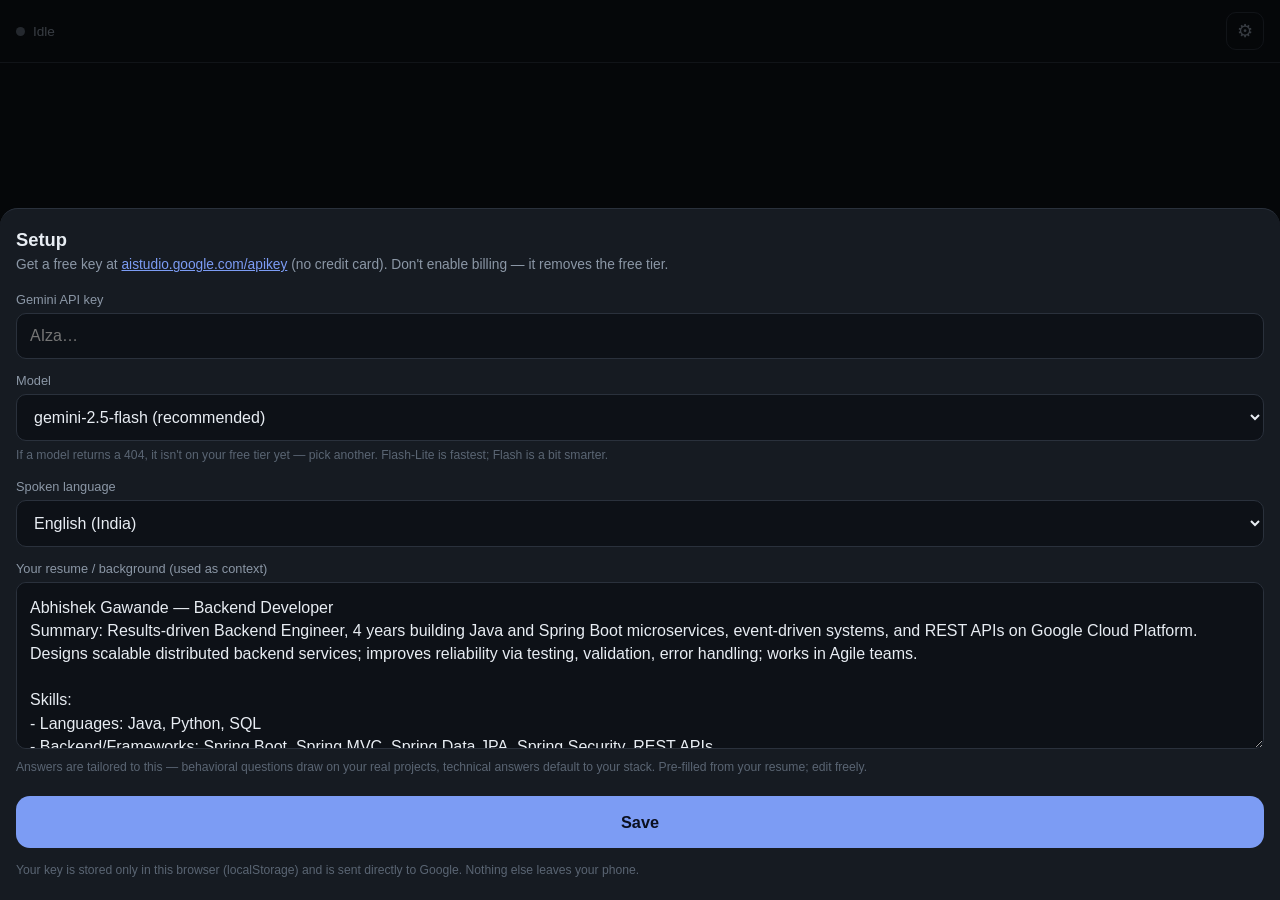
<file: int-cop4.html>
<!DOCTYPE html>
<html lang="en">
<head>
<meta charset="UTF-8" />
<meta name="viewport" content="width=device-width, initial-scale=1, maximum-scale=1, viewport-fit=cover" />
<meta name="theme-color" content="#0d1117" />
<title>Interview Copilot</title>
<style>
  :root{
    --bg:#0d1117;
    --surface:#161b22;
    --surface-2:#1c232c;
    --line:#2a313c;
    --ink:#e8edf3;
    --ink-dim:#8b97a6;
    --ink-faint:#5a6573;
    --accent:#7c9cf4;
    --accent-press:#9fb6f7;
    --live:#3fb950;
    --warn:#e3a008;
    --err:#f47067;
    --radius:14px;
    --pad:16px;
    font-size:16px;
  }
  *{box-sizing:border-box;-webkit-tap-highlight-color:transparent}
  html,body{height:100%;margin:0}
  body{
    background:var(--bg);
    color:var(--ink);
    font-family:-apple-system,BlinkMacSystemFont,"Segoe UI",Roboto,sans-serif;
    display:flex;flex-direction:column;
    height:100dvh;overflow:hidden;
    padding:env(safe-area-inset-top) env(safe-area-inset-right) env(safe-area-inset-bottom) env(safe-area-inset-left);
  }

  /* ---------- header ---------- */
  header{
    display:flex;align-items:center;gap:10px;
    padding:12px var(--pad);
    border-bottom:1px solid var(--line);
    flex:none;
  }
  .status{display:flex;align-items:center;gap:8px;font-size:.85rem;color:var(--ink-dim)}
  .dot{width:9px;height:9px;border-radius:50%;background:var(--ink-faint);flex:none}
  .dot.on{background:var(--live);box-shadow:0 0 0 0 rgba(63,185,80,.5);animation:pulse 1.6s infinite}
  @keyframes pulse{0%{box-shadow:0 0 0 0 rgba(63,185,80,.45)}70%{box-shadow:0 0 0 9px rgba(63,185,80,0)}100%{box-shadow:0 0 0 0 rgba(63,185,80,0)}}
  @media (prefers-reduced-motion:reduce){.dot.on{animation:none}}
  .spacer{flex:1}
  .icon-btn{
    background:none;border:1px solid var(--line);color:var(--ink-dim);
    width:38px;height:38px;border-radius:10px;font-size:1.1rem;cursor:pointer;
    display:grid;place-items:center;
  }
  .icon-btn:active{background:var(--surface-2)}

  /* ---------- answer (dominant) ---------- */
  main{flex:1;overflow-y:auto;padding:var(--pad);-webkit-overflow-scrolling:touch}
  .empty{
    height:100%;display:flex;flex-direction:column;align-items:center;justify-content:center;
    text-align:center;color:var(--ink-faint);gap:10px;padding:20px;
  }
  .empty b{color:var(--ink-dim);font-weight:600}
  #answer{font-size:1.06rem;line-height:1.55;white-space:pre-wrap;word-wrap:break-word}
  #answer h1,#answer h2,#answer h3{font-size:.78rem;letter-spacing:.08em;text-transform:uppercase;color:var(--accent);margin:1.1em 0 .35em;font-weight:700}
  #answer h1:first-child,#answer h2:first-child,#answer h3:first-child{margin-top:0}
  #answer code{background:var(--surface-2);padding:.1em .35em;border-radius:5px;font-size:.9em;font-family:ui-monospace,"SF Mono",Menlo,Consolas,monospace}
  #answer pre{background:var(--surface);border:1px solid var(--line);border-top:none;border-radius:0 0 10px 10px;padding:12px;font-size:.86rem;margin:0;white-space:pre-wrap;overflow-wrap:anywhere;word-break:break-word;tab-size:2;-moz-tab-size:2}
  #answer pre code{background:none;padding:0}
  #answer .code{margin:.6em 0}
  #answer .code-bar{display:flex;align-items:center;justify-content:space-between;background:var(--surface-2);border:1px solid var(--line);border-radius:10px 10px 0 0;padding:5px 10px}
  #answer .code-bar span{font-size:.7rem;letter-spacing:.05em;text-transform:uppercase;color:var(--ink-faint);font-family:ui-monospace,monospace}
  #answer .code-bar .copy{background:none;border:1px solid var(--line);color:var(--ink-dim);font-size:.72rem;padding:3px 9px;border-radius:6px;cursor:pointer}
  #answer .code-bar .copy:active{background:var(--line)}
  #answer strong{color:#fff}
  .caret{display:inline-block;width:8px;height:1.05em;background:var(--accent);vertical-align:-2px;animation:blink 1s step-end infinite}
  @keyframes blink{50%{opacity:0}}
  .note{margin-top:14px;font-size:.8rem;color:var(--ink-faint)}
  .err-box{border:1px solid var(--err);background:rgba(244,112,103,.08);color:var(--err);padding:12px;border-radius:10px;font-size:.9rem}

  /* ---------- transcript strip ---------- */
  .transcript{
    flex:none;border-top:1px solid var(--line);background:var(--surface);
    padding:10px var(--pad);max-height:22vh;overflow-y:auto;
    font-family:ui-monospace,"SF Mono",Menlo,Consolas,monospace;
    font-size:.82rem;line-height:1.5;color:var(--ink-dim);
  }
  .transcript .label{display:block;font-size:.65rem;letter-spacing:.1em;text-transform:uppercase;color:var(--ink-faint);margin-bottom:4px}
  .transcript .interim{color:var(--ink-faint);font-style:italic}
  .transcript.empty-strip{color:var(--ink-faint)}

  /* ---------- controls ---------- */
  .controls{
    flex:none;display:flex;gap:10px;align-items:stretch;
    padding:12px var(--pad) calc(12px + env(safe-area-inset-bottom));
    border-top:1px solid var(--line);background:var(--bg);
  }
  .btn{
    border:none;border-radius:var(--radius);font-size:1rem;font-weight:600;
    cursor:pointer;color:var(--ink);padding:0 16px;
  }
  .btn-side{flex:none;background:var(--surface-2);border:1px solid var(--line);min-width:64px;font-size:.82rem;color:var(--ink-dim)}
  .btn-side:active{background:var(--line)}
  .btn-side.live{border-color:var(--live);color:var(--live)}
  .btn-answer{
    flex:1;background:var(--accent);color:#0b1020;font-size:1.12rem;font-weight:700;
    height:58px;letter-spacing:.01em;
  }
  .btn-answer:active{background:var(--accent-press)}
  .btn-answer:disabled{opacity:.5;cursor:default}

  /* ---------- settings sheet ---------- */
  .sheet-bg{position:fixed;inset:0;background:rgba(0,0,0,.6);display:none;z-index:10}
  .sheet-bg.show{display:block}
  .sheet{
    position:fixed;left:0;right:0;bottom:0;z-index:11;
    background:var(--surface);border-top:1px solid var(--line);
    border-radius:18px 18px 0 0;padding:20px var(--pad) calc(20px + env(safe-area-inset-bottom));
    transform:translateY(100%);transition:transform .22s ease;
    max-height:90dvh;overflow-y:auto;
  }
  .sheet.show{transform:translateY(0)}
  .sheet h2{margin:0 0 4px;font-size:1.15rem}
  .sheet p{margin:0 0 16px;color:var(--ink-dim);font-size:.86rem;line-height:1.5}
  .sheet a{color:var(--accent)}
  label{display:block;font-size:.8rem;color:var(--ink-dim);margin:14px 0 6px}
  input,select,textarea{
    width:100%;background:var(--bg);border:1px solid var(--line);color:var(--ink);
    border-radius:10px;padding:13px;font-size:1rem;font-family:inherit;
  }
  textarea{resize:vertical;line-height:1.45;min-height:90px}
  input:focus,select:focus,textarea:focus{outline:none;border-color:var(--accent)}
  .save{width:100%;margin-top:20px;background:var(--accent);color:#0b1020;height:52px;font-weight:700;border:none;border-radius:var(--radius);font-size:1.02rem;cursor:pointer}
  .hint{font-size:.76rem;color:var(--ink-faint);margin-top:6px;line-height:1.45}
</style>
</head>
<body>

<header>
  <div class="status"><span class="dot" id="dot"></span><span id="statusText">Idle</span></div>
  <div class="spacer"></div>
  <button class="icon-btn" id="settingsBtn" aria-label="Settings">⚙</button>
</header>

<main id="answerWrap">
  <div class="empty" id="emptyState">
    <b>Listen, then tap Answer.</b>
    <span>Turn on listening so the mic captures the interviewer. When you've heard the question, tap <b>Answer</b> for a concise response.</span>
  </div>
  <div id="answer" hidden></div>
</main>

<div class="transcript empty-strip" id="transcript">
  <span class="label">Live transcript</span>
  <span id="transcriptText">Listening is off.</span>
</div>

<div class="controls">
  <button class="btn btn-side" id="listenBtn">🎙 Listen</button>
  <button class="btn btn-answer" id="answerBtn">Answer</button>
  <button class="btn btn-side" id="clearBtn">Clear</button>
</div>

<!-- settings -->
<div class="sheet-bg" id="sheetBg"></div>
<div class="sheet" id="sheet">
  <h2>Setup</h2>
  <p>Get a free key at <a href="https://aistudio.google.com/apikey" target="_blank" rel="noopener">aistudio.google.com/apikey</a> (no credit card). Don't enable billing — it removes the free tier.</p>
  <label for="keyInput">Gemini API key</label>
  <input id="keyInput" type="password" placeholder="AIza…" autocomplete="off" />
  <label for="modelInput">Model</label>
  <select id="modelInput">
    <option value="gemini-2.5-flash">gemini-2.5-flash (recommended)</option>
    <option value="gemini-2.5-flash-lite">gemini-2.5-flash-lite (fastest)</option>
    <option value="gemini-3-flash">gemini-3-flash</option>
    <option value="gemini-2.0-flash">gemini-2.0-flash</option>
  </select>
  <div class="hint">If a model returns a 404, it isn't on your free tier yet — pick another. Flash-Lite is fastest; Flash is a bit smarter.</div>
  <label for="langInput">Spoken language</label>
  <select id="langInput">
    <option value="en-IN">English (India)</option>
    <option value="en-US">English (US)</option>
    <option value="en-GB">English (UK)</option>
    <option value="hi-IN">Hindi (India)</option>
  </select>
  <label for="resumeInput">Your resume / background (used as context)</label>
  <textarea id="resumeInput" rows="6" placeholder="Paste your resume as plain text…"></textarea>
  <div class="hint">Answers are tailored to this — behavioral questions draw on your real projects, technical answers default to your stack. Pre-filled from your resume; edit freely.</div>
  <button class="save" id="saveBtn">Save</button>
  <div class="hint" style="margin-top:14px">Your key is stored only in this browser (localStorage) and is sent directly to Google. Nothing else leaves your phone.</div>
</div>

<script>
(function(){
  "use strict";
  const $ = id => document.getElementById(id);
  const dot=$("dot"), statusText=$("statusText");
  const answerEl=$("answer"), emptyState=$("emptyState");
  const transcriptText=$("transcriptText"), transcriptBox=$("transcript");
  const listenBtn=$("listenBtn"), answerBtn=$("answerBtn"), clearBtn=$("clearBtn");
  const sheet=$("sheet"), sheetBg=$("sheetBg");
  const keyInput=$("keyInput"), modelInput=$("modelInput"), langInput=$("langInput"), resumeInput=$("resumeInput");

  const DEFAULT_RESUME=`Abhishek Gawande — Backend Developer
Summary: Results-driven Backend Engineer, 4 years building Java and Spring Boot microservices, event-driven systems, and REST APIs on Google Cloud Platform. Designs scalable distributed backend services; improves reliability via testing, validation, error handling; works in Agile teams.

Skills:
- Languages: Java, Python, SQL
- Backend/Frameworks: Spring Boot, Spring MVC, Spring Data JPA, Spring Security, REST APIs
- Design: SOLID principles, OOP design patterns
- Distributed systems: Microservices, Apache Kafka, event-driven architecture
- Cloud/Data: GCP, App Engine Gen2, Cloud Functions, BigQuery, Cloud Storage
- Databases: MySQL, Cloud SQL
- Testing: JUnit, Mockito
- DevOps: Cloud Build, Artifact Registry, Maven, Git, CI/CD

Experience — Software Engineer, Tata Consultancy Services (Client: Jaguar Land Rover), May 2022–Present
Product Information Management (PIM):
- Built core product-management & publishing microservices and REST APIs; >99.5% of updates processed within SLA.
- Built a Kafka-to-analytics pipeline for near real-time reporting across the product catalog.
- Led runtime upgrades to a modern Java platform on App Engine Gen2.
- Added an API Gateway, standardized auth, and service-level traffic controls.
- Added JUnit/Mockito unit & integration tests.
PIM Data Ingestion Pipeline:
- Event-driven ingestion pipeline with Kafka + Spring Boot.
- Consumers persisting to Cloud SQL (transactional) and BigQuery (analytics).
- Validation, deduplication, retry, error-handling for consistency and fault tolerance.
- Batch processing and efficient write strategies for throughput.
- CI/CD with Cloud Build, Artifact Registry, Maven, Git.

Education: B.Tech (IT), Government College of Engineering, Amravati — CGPA 7.92
Certifications: Google Cloud Associate Cloud Engineer (Dec 2025); Google Professional Cloud Developer (Oct 2025)`;

  const LS={key:"ic_key",model:"ic_model",lang:"ic_lang",resume:"ic_resume"};
  let cfg={
    key: localStorage.getItem(LS.key)||"",
    model: localStorage.getItem(LS.model)||"gemini-2.5-flash",
    lang: localStorage.getItem(LS.lang)||"en-IN",
    resume: localStorage.getItem(LS.resume)||DEFAULT_RESUME
  };

  let finalTranscript="";
  let listening=false;
  let recognition=null;
  let busy=false;

  /* ---------- settings sheet ---------- */
  function openSheet(){
    keyInput.value=cfg.key; modelInput.value=cfg.model; langInput.value=cfg.lang; resumeInput.value=cfg.resume;
    sheetBg.classList.add("show"); sheet.classList.add("show");
  }
  function closeSheet(){ sheetBg.classList.remove("show"); sheet.classList.remove("show"); }
  $("settingsBtn").onclick=openSheet;
  sheetBg.onclick=closeSheet;
  $("saveBtn").onclick=function(){
    cfg.key=keyInput.value.trim(); cfg.model=modelInput.value; cfg.lang=langInput.value; cfg.resume=resumeInput.value.trim();
    localStorage.setItem(LS.key,cfg.key);
    localStorage.setItem(LS.model,cfg.model);
    localStorage.setItem(LS.lang,cfg.lang);
    localStorage.setItem(LS.resume,cfg.resume);
    if(recognition){ recognition.lang=cfg.lang; }
    closeSheet();
  };

  /* ---------- speech recognition ---------- */
  const SR=window.SpeechRecognition||window.webkitSpeechRecognition;

  function setStatus(text,on){ statusText.textContent=text; dot.classList.toggle("on",!!on); }

  function showTranscript(interim){
    transcriptBox.classList.remove("empty-strip");
    const full=(finalTranscript+ " " + (interim||"")).trim();
    if(!full){ transcriptText.textContent="…"; return; }
    if(interim){
      transcriptText.innerHTML = escapeHtml(finalTranscript)+' <span class="interim">'+escapeHtml(interim)+'</span>';
    } else {
      transcriptText.textContent=full;
    }
    transcriptBox.scrollTop=transcriptBox.scrollHeight;
  }

  function startListening(){
    if(!SR){ setStatus("No speech support",false); transcriptBox.classList.remove("empty-strip"); transcriptText.textContent="This browser can't do speech recognition. Use Chrome on Android."; return; }
    recognition=new SR();
    recognition.continuous=true;
    recognition.interimResults=true;
    recognition.lang=cfg.lang;
    recognition.onresult=function(e){
      let interim="";
      for(let i=e.resultIndex;i<e.results.length;i++){
        const r=e.results[i];
        if(r.isFinal){ finalTranscript=(finalTranscript+" "+r[0].transcript).trim(); }
        else { interim+=r[0].transcript; }
      }
      showTranscript(interim);
    };
    recognition.onerror=function(e){
      if(e.error==="not-allowed"||e.error==="service-not-allowed"){
        listening=false; updateListenUI();
        setStatus("Mic blocked",false);
        transcriptBox.classList.remove("empty-strip");
        transcriptText.textContent="Microphone permission denied. Allow mic access in the browser and tap Listen again.";
      }
      // 'no-speech' / 'aborted' are normal; onend will restart.
    };
    recognition.onend=function(){ if(listening){ try{recognition.start();}catch(_){} } };
    try{ recognition.start(); listening=true; setStatus("Listening",true); updateListenUI(); }
    catch(_){ /* already started */ }
  }
  function stopListening(){
    listening=false;
    if(recognition){ try{recognition.stop();}catch(_){} }
    setStatus("Paused",false);
    updateListenUI();
  }
  function updateListenUI(){
    listenBtn.classList.toggle("live",listening);
    listenBtn.textContent=listening?"⏸ Stop":"🎙 Listen";
  }
  listenBtn.onclick=function(){ listening?stopListening():startListening(); };

  clearBtn.onclick=function(){
    finalTranscript="";
    transcriptText.textContent=listening?"…":"Listening is off.";
    if(!listening) transcriptBox.classList.add("empty-strip");
    answerEl.hidden=true; answerEl.innerHTML=""; emptyState.hidden=false;
  };

  /* ---------- Gemini streaming ---------- */
  function buildSystem(){
    const base=[
      "You are a live technical-interview copilot answering AS the candidate, in first person.",
      "The user gives you a rolling speech transcript of an interviewer talking. Identify the MOST RECENT question or task and answer THAT.",
      "",
      "General rules:",
      "- The transcript is noisy speech-to-text: ignore greetings, filler ('hi', 'okay', 'yeah'), names, and garbled/mis-heard tokens. Lock onto the substantive technical question and answer THAT.",
      "- NEVER ask the user or interviewer a question, and never request clarification. This is a live conversation; a question back is useless. Make the most reasonable assumption and answer directly.",
      "- When a detail is missing (e.g. a target value, input size, constraints), assume a sensible one, state it in one short clause (e.g. 'Assuming target t and an unsorted list:'), and answer fully. Never hedge or stall for lack of detail.",
      "- Be precise and concise. No filler, no preamble, no 'great question'.",
      "- Lead with the direct answer in the first line.",
      "- Glanceable and speakable; under ~120 words unless code is required.",
      "- Ground answers in the candidate's real background below. For behavioral questions, use their actual projects (STAR, tight). For 'tell me about yourself' / experience questions, speak from the resume.",
      "- Default technical examples to the candidate's stack (Java, Spring Boot, Kafka, GCP) unless the interviewer specifies otherwise.",
      "",
      "WHEN TO WRITE CODE (bias strongly toward code):",
      "- If the question involves finding, searching, computing, sorting, filtering, transforming, counting, or implementing something — or asks 'how would you' do any of those — it IS a coding question. Answer with real, runnable code in the structure below.",
      "- Do NOT reply with a prose tour of built-in methods or options (e.g. listing Math.round/floor/ceil). Pick the right approach and write the code.",
      "- If the question mentions a list, array, or collection, it is an algorithm OVER that collection. Write code that processes the collection (Java Streams or a loop) — not advice about single-value built-ins. Example: 'find the closest integer in a list to a target' => stream the list and pick min by absolute difference, NOT Math.round().",
      "- When ambiguous between a trivial reading and a real coding problem, choose the coding problem and write code.",
      "",
      "CODING / DSA / implementation questions — use EXACTLY this structure:",
      "## Approach",
      "One or two lines on the idea.",
      "```<language>",
      "clean, idiomatic, runnable code (Java by default unless another language is implied)",
      "```",
      "## Complexity",
      "Time: O(...)  | Space: O(...)",
      "## Edge cases",
      "- one or two brief items",
      "Keep code minimal and correct; no comments unless they add real clarity.",
      "Keep every code line short for a phone screen (aim < ~50 chars). Break long statements across lines: split chained method calls, long conditionals, and long argument lists onto separate lines so nothing needs horizontal scrolling.",
      "",
      "If no clear question is present, say so in one line."
    ];
    const r=(cfg.resume||"").trim();
    if(r){ base.push("","=== CANDIDATE BACKGROUND ===",r); }
    return base.join("\n");
  }

  function recentTranscript(){
    const t=finalTranscript.trim();
    return t.length>2200 ? t.slice(-2200) : t;
  }

  // pure: pull visible text + finishReason from one Gemini SSE JSON object
  function geminiDelta(obj){
    let text="", finish=null;
    const cand=obj && obj.candidates && obj.candidates[0];
    if(cand){
      finish=cand.finishReason||null;
      const parts=cand.content && cand.content.parts;
      if(parts){ for(const p of parts){ if(p.thought) continue; if(typeof p.text==="string") text+=p.text; } }
    }
    return {text:text, finish:finish};
  }

  function statusMessage(status,msg){
    if(status===404) return "Model \""+cfg.model+"\" not available on your tier. Open ⚙ and pick another.";
    if(status===429) return "Free-tier rate limit hit. Wait a moment and try again.";
    if(status===400 && /API key/i.test(msg||"")) return "Invalid API key. Check it in ⚙ Setup.";
    return msg || ("Request failed ("+status+").");
  }

  answerBtn.onclick=async function(){
    if(busy) return;
    if(!cfg.key){ openSheet(); return; }
    const t=recentTranscript();
    if(!t){ renderError("No transcript yet. Tap Listen first, let the interviewer speak, then tap Answer."); return; }

    busy=true; answerBtn.disabled=true; answerBtn.textContent="…";
    emptyState.hidden=true; answerEl.hidden=false;
    answerEl.innerHTML='<span class="caret"></span>';

    const url="https://generativelanguage.googleapis.com/v1beta/models/"+encodeURIComponent(cfg.model)+
              ":streamGenerateContent?alt=sse&key="+encodeURIComponent(cfg.key);

    function call(useThinking){
      const gen={temperature:0.2,maxOutputTokens:1024,topP:0.9};
      // Disable model "thinking": its hidden reasoning otherwise eats the output
      // budget and truncates the visible answer mid-sentence. Also lowers latency.
      if(useThinking) gen.thinkingConfig={thinkingBudget:0};
      const body={
        systemInstruction:{parts:[{text:buildSystem()}]},
        contents:[{role:"user",parts:[{text:"Live transcript:\n\""+t+"\"\n\nAnswer the most recent question."}]}],
        generationConfig:gen
      };
      return fetch(url,{method:"POST",headers:{"Content-Type":"application/json"},body:JSON.stringify(body)});
    }

    let acc="", finish=null;
    try{
      let res=await call(true);
      // Some models (e.g. 2.0) reject thinkingConfig -> retry once without it.
      if(!res.ok && res.status===400){
        let emsg=""; try{ const j=await res.json(); emsg=(j.error&&j.error.message)||""; }catch(_){}
        if(/thinking/i.test(emsg)){ res=await call(false); }
        else { renderError(statusMessage(400,emsg)); return; }
      }
      if(!res.ok){
        let emsg=""; try{ const j=await res.json(); emsg=(j.error&&j.error.message)||""; }catch(_){}
        renderError(statusMessage(res.status,emsg)); return;
      }

      const reader=res.body.getReader();
      const dec=new TextDecoder();
      let buf="";
      const handleLine=(line)=>{
        line=line.trim();
        if(!line.startsWith("data:")) return;
        const payload=line.slice(5).trim();
        if(!payload||payload==="[DONE]") return;
        try{
          const d=geminiDelta(JSON.parse(payload));
          if(d.text) acc+=d.text;
          if(d.finish) finish=d.finish;
          renderMarkdown(acc,true);
        }catch(_){ /* incomplete JSON line; should not happen since we split on newline */ }
      };
      while(true){
        const {value,done}=await reader.read();
        if(done) break;
        buf+=dec.decode(value,{stream:true});
        let nl;
        while((nl=buf.indexOf("\n"))>=0){ handleLine(buf.slice(0,nl)); buf=buf.slice(nl+1); }
      }
      buf+=dec.decode(); // flush decoder
      if(buf.trim()) handleLine(buf); // flush any final line with no trailing newline

      renderMarkdown(acc,false);
      if(!acc.trim()){ renderError("Empty response. Try again or switch model in ⚙."); return; }
      if(finish && finish!=="STOP" && finish!=="MAX_TOKENS" ) {
        appendNote("Answer ended early ("+finish+").");
      } else if(finish==="MAX_TOKENS"){
        appendNote("Hit the length limit — tap Answer again for more, or shorten the question.");
      }
    }catch(err){
      renderError("Network error: "+(err&&err.message?err.message:err));
    }finally{
      busy=false; answerBtn.disabled=false; answerBtn.textContent="Answer";
    }
  };

  /* ---------- tiny markdown renderer ---------- */
  function escapeHtml(s){return s.replace(/[&<>]/g,c=>({"&":"&amp;","<":"&lt;",">":"&gt;"}[c]));}
  function renderError(msg){
    emptyState.hidden=true; answerEl.hidden=false;
    answerEl.innerHTML='<div class="err-box">'+escapeHtml(msg)+'</div>';
  }
  function appendNote(msg){
    const n=document.createElement("div");
    n.className="note"; n.textContent=msg;
    answerEl.appendChild(n);
  }
  function renderMarkdown(src,streaming){
    // fenced code first
    const codeBlocks=[];
    let s=src.replace(/```(\w*)\n?([\s\S]*?)```/g,(m,lang,code)=>{
      const clean=code.replace(/\n$/,"");
      codeBlocks.push('<div class="code"><div class="code-bar"><span>'+escapeHtml(lang||"code")+'</span><button class="copy" type="button">Copy</button></div><pre><code>'+escapeHtml(clean)+'</code></pre></div>');
      return "\u0000"+(codeBlocks.length-1)+"\u0000";
    });
    s=escapeHtml(s);
    s=s.replace(/^###?\s+(.+)$/gm,'<h3>$1</h3>');
    s=s.replace(/^##\s+(.+)$/gm,'<h2>$1</h2>');
    s=s.replace(/\*\*([^*]+)\*\*/g,'<strong>$1</strong>');
    s=s.replace(/`([^`]+)`/g,'<code>$1</code>');
    // bullet groups
    s=s.replace(/(?:^|\n)((?:- .*(?:\n|$))+)/g,(m,grp)=>{
      const items=grp.trim().split("\n").map(l=>'<li>'+l.replace(/^- /,"")+'</li>').join("");
      return "\n<ul style='margin:.3em 0 .3em 1.1em;padding:0'>"+items+"</ul>";
    });
    s=s.replace(/\u0000(\d+)\u0000/g,(m,i)=>codeBlocks[+i]);
    s=s.replace(/\n{2,}/g,"<br><br>").replace(/\n/g,"<br>");
    answerEl.innerHTML=s+(streaming?'<span class="caret"></span>':"");
    $("answerWrap").scrollTop=0;
  }

  // copy buttons in code blocks
  answerEl.addEventListener("click",function(e){
    const btn=e.target.closest&&e.target.closest(".copy");
    if(!btn) return;
    const codeEl=btn.parentElement.parentElement.querySelector("pre code");
    if(!codeEl) return;
    const text=codeEl.textContent;
    const done=()=>{ btn.textContent="Copied"; setTimeout(()=>btn.textContent="Copy",1200); };
    if(navigator.clipboard&&navigator.clipboard.writeText){ navigator.clipboard.writeText(text).then(done).catch(()=>fallbackCopy(text,done)); }
    else fallbackCopy(text,done);
  });
  function fallbackCopy(text,cb){
    const ta=document.createElement("textarea"); ta.value=text;
    ta.style.position="fixed"; ta.style.opacity="0"; document.body.appendChild(ta);
    ta.select(); try{document.execCommand("copy");}catch(_){}
    document.body.removeChild(ta); cb&&cb();
  }

  // first run -> open setup
  if(!cfg.key){ openSheet(); }
})();
</script>
</body>
</html>
</file>
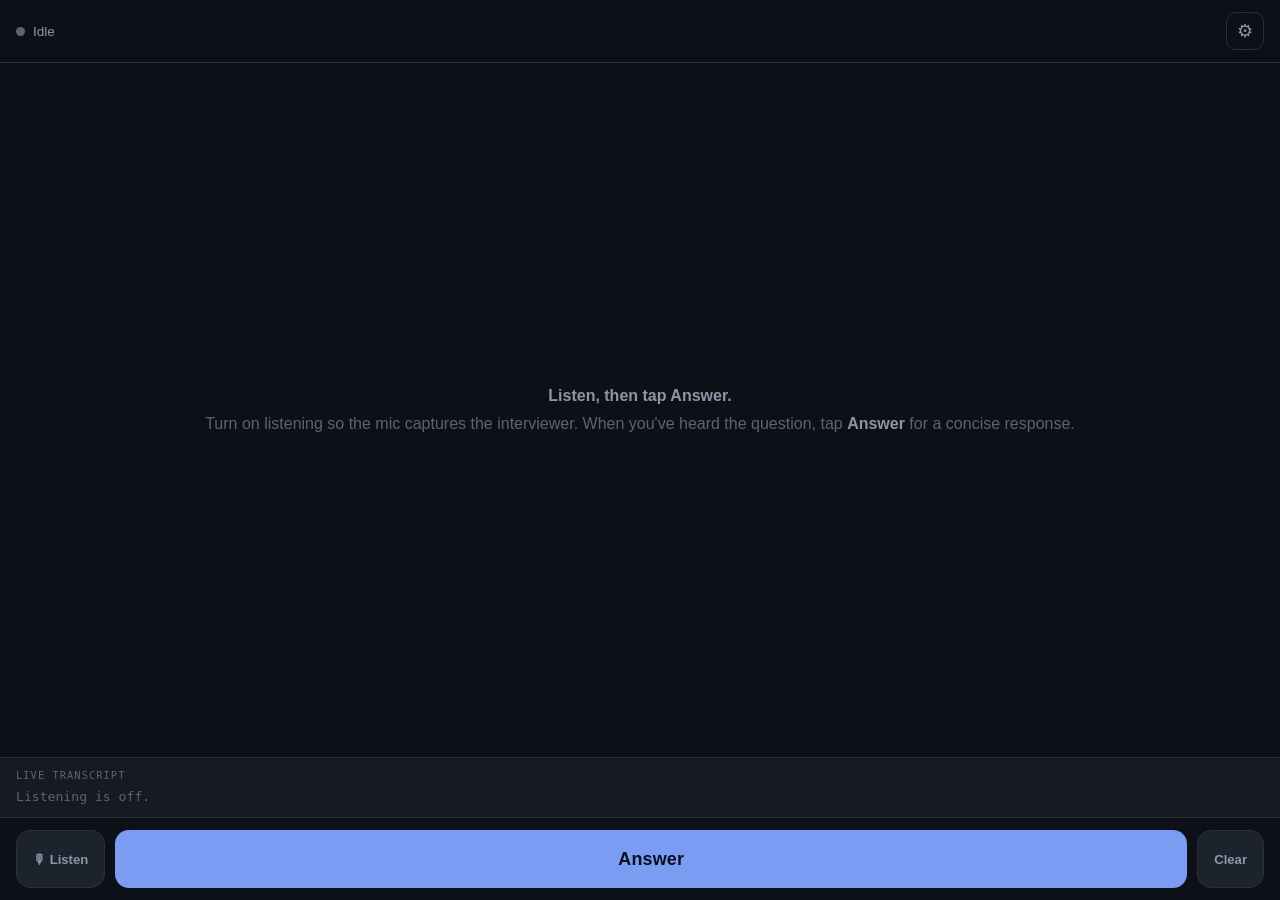
<file: interview-cop.html>
<!DOCTYPE html>
<html lang="en">
<head>
<meta charset="UTF-8" />
<meta name="viewport" content="width=device-width, initial-scale=1, maximum-scale=1, viewport-fit=cover" />
<meta name="theme-color" content="#0d1117" />
<title>Interview Copilot</title>
<style>
  :root{
    --bg:#0d1117;
    --surface:#161b22;
    --surface-2:#1c232c;
    --line:#2a313c;
    --ink:#e8edf3;
    --ink-dim:#8b97a6;
    --ink-faint:#5a6573;
    --accent:#7c9cf4;
    --accent-press:#9fb6f7;
    --live:#3fb950;
    --warn:#e3a008;
    --err:#f47067;
    --radius:14px;
    --pad:16px;
    font-size:16px;
  }
  *{box-sizing:border-box;-webkit-tap-highlight-color:transparent}
  html,body{height:100%;margin:0}
  body{
    background:var(--bg);
    color:var(--ink);
    font-family:-apple-system,BlinkMacSystemFont,"Segoe UI",Roboto,sans-serif;
    display:flex;flex-direction:column;
    height:100dvh;overflow:hidden;
    padding:env(safe-area-inset-top) env(safe-area-inset-right) env(safe-area-inset-bottom) env(safe-area-inset-left);
  }

  /* ---------- header ---------- */
  header{
    display:flex;align-items:center;gap:10px;
    padding:12px var(--pad);
    border-bottom:1px solid var(--line);
    flex:none;
  }
  .status{display:flex;align-items:center;gap:8px;font-size:.85rem;color:var(--ink-dim)}
  .dot{width:9px;height:9px;border-radius:50%;background:var(--ink-faint);flex:none}
  .dot.on{background:var(--live);box-shadow:0 0 0 0 rgba(63,185,80,.5);animation:pulse 1.6s infinite}
  @keyframes pulse{0%{box-shadow:0 0 0 0 rgba(63,185,80,.45)}70%{box-shadow:0 0 0 9px rgba(63,185,80,0)}100%{box-shadow:0 0 0 0 rgba(63,185,80,0)}}
  @media (prefers-reduced-motion:reduce){.dot.on{animation:none}}
  .spacer{flex:1}
  .icon-btn{
    background:none;border:1px solid var(--line);color:var(--ink-dim);
    width:38px;height:38px;border-radius:10px;font-size:1.1rem;cursor:pointer;
    display:grid;place-items:center;
  }
  .icon-btn:active{background:var(--surface-2)}

  /* ---------- answer (dominant) ---------- */
  main{flex:1;overflow-y:auto;padding:var(--pad);-webkit-overflow-scrolling:touch}
  .empty{
    height:100%;display:flex;flex-direction:column;align-items:center;justify-content:center;
    text-align:center;color:var(--ink-faint);gap:10px;padding:20px;
  }
  .empty b{color:var(--ink-dim);font-weight:600}
  #answer{font-size:1.06rem;line-height:1.55;white-space:pre-wrap;word-wrap:break-word}
  #answer h1,#answer h2,#answer h3{font-size:.78rem;letter-spacing:.08em;text-transform:uppercase;color:var(--accent);margin:1.1em 0 .35em;font-weight:700}
  #answer h1:first-child,#answer h2:first-child,#answer h3:first-child{margin-top:0}
  #answer code{background:var(--surface-2);padding:.1em .35em;border-radius:5px;font-size:.9em;font-family:ui-monospace,"SF Mono",Menlo,Consolas,monospace}
  #answer pre{background:var(--surface);border:1px solid var(--line);border-radius:10px;padding:12px;overflow-x:auto;font-size:.86rem}
  #answer pre code{background:none;padding:0}
  #answer strong{color:#fff}
  .caret{display:inline-block;width:8px;height:1.05em;background:var(--accent);vertical-align:-2px;animation:blink 1s step-end infinite}
  @keyframes blink{50%{opacity:0}}
  .note{margin-top:14px;font-size:.8rem;color:var(--ink-faint)}
  .err-box{border:1px solid var(--err);background:rgba(244,112,103,.08);color:var(--err);padding:12px;border-radius:10px;font-size:.9rem}

  /* ---------- transcript strip ---------- */
  .transcript{
    flex:none;border-top:1px solid var(--line);background:var(--surface);
    padding:10px var(--pad);max-height:22vh;overflow-y:auto;
    font-family:ui-monospace,"SF Mono",Menlo,Consolas,monospace;
    font-size:.82rem;line-height:1.5;color:var(--ink-dim);
  }
  .transcript .label{display:block;font-size:.65rem;letter-spacing:.1em;text-transform:uppercase;color:var(--ink-faint);margin-bottom:4px}
  .transcript .interim{color:var(--ink-faint);font-style:italic}
  .transcript.empty-strip{color:var(--ink-faint)}

  /* ---------- controls ---------- */
  .controls{
    flex:none;display:flex;gap:10px;align-items:stretch;
    padding:12px var(--pad) calc(12px + env(safe-area-inset-bottom));
    border-top:1px solid var(--line);background:var(--bg);
  }
  .btn{
    border:none;border-radius:var(--radius);font-size:1rem;font-weight:600;
    cursor:pointer;color:var(--ink);padding:0 16px;
  }
  .btn-side{flex:none;background:var(--surface-2);border:1px solid var(--line);min-width:64px;font-size:.82rem;color:var(--ink-dim)}
  .btn-side:active{background:var(--line)}
  .btn-side.live{border-color:var(--live);color:var(--live)}
  .btn-answer{
    flex:1;background:var(--accent);color:#0b1020;font-size:1.12rem;font-weight:700;
    height:58px;letter-spacing:.01em;
  }
  .btn-answer:active{background:var(--accent-press)}
  .btn-answer:disabled{opacity:.5;cursor:default}

  /* ---------- settings sheet ---------- */
  .sheet-bg{position:fixed;inset:0;background:rgba(0,0,0,.6);display:none;z-index:10}
  .sheet-bg.show{display:block}
  .sheet{
    position:fixed;left:0;right:0;bottom:0;z-index:11;
    background:var(--surface);border-top:1px solid var(--line);
    border-radius:18px 18px 0 0;padding:20px var(--pad) calc(20px + env(safe-area-inset-bottom));
    transform:translateY(100%);transition:transform .22s ease;
    max-height:90dvh;overflow-y:auto;
  }
  .sheet.show{transform:translateY(0)}
  .sheet h2{margin:0 0 4px;font-size:1.15rem}
  .sheet p{margin:0 0 16px;color:var(--ink-dim);font-size:.86rem;line-height:1.5}
  .sheet a{color:var(--accent)}
  label{display:block;font-size:.8rem;color:var(--ink-dim);margin:14px 0 6px}
  input,select{
    width:100%;background:var(--bg);border:1px solid var(--line);color:var(--ink);
    border-radius:10px;padding:13px;font-size:1rem;font-family:inherit;
  }
  input:focus,select:focus{outline:none;border-color:var(--accent)}
  .save{width:100%;margin-top:20px;background:var(--accent);color:#0b1020;height:52px;font-weight:700;border:none;border-radius:var(--radius);font-size:1.02rem;cursor:pointer}
  .hint{font-size:.76rem;color:var(--ink-faint);margin-top:6px;line-height:1.45}
</style>
</head>
<body>

<header>
  <div class="status"><span class="dot" id="dot"></span><span id="statusText">Idle</span></div>
  <div class="spacer"></div>
  <button class="icon-btn" id="settingsBtn" aria-label="Settings">⚙</button>
</header>

<main id="answerWrap">
  <div class="empty" id="emptyState">
    <b>Listen, then tap Answer.</b>
    <span>Turn on listening so the mic captures the interviewer. When you've heard the question, tap <b>Answer</b> for a concise response.</span>
  </div>
  <div id="answer" hidden></div>
</main>

<div class="transcript empty-strip" id="transcript">
  <span class="label">Live transcript</span>
  <span id="transcriptText">Listening is off.</span>
</div>

<div class="controls">
  <button class="btn btn-side" id="listenBtn">🎙 Listen</button>
  <button class="btn btn-answer" id="answerBtn">Answer</button>
  <button class="btn btn-side" id="clearBtn">Clear</button>
</div>

<!-- settings -->
<div class="sheet-bg" id="sheetBg"></div>
<div class="sheet" id="sheet">
  <h2>Setup</h2>
  <p>Get a free key at <a href="https://aistudio.google.com/apikey" target="_blank" rel="noopener">aistudio.google.com/apikey</a> (no credit card). Don't enable billing — it removes the free tier.</p>
  <label for="keyInput">Gemini API key</label>
  <input id="keyInput" type="password" placeholder="AIza…" autocomplete="off" />
  <label for="modelInput">Model</label>
  <select id="modelInput">
    <option value="gemini-2.5-flash">gemini-2.5-flash (recommended)</option>
    <option value="gemini-2.5-flash-lite">gemini-2.5-flash-lite (fastest)</option>
    <option value="gemini-3-flash">gemini-3-flash</option>
    <option value="gemini-2.0-flash">gemini-2.0-flash</option>
  </select>
  <div class="hint">If a model returns a 404, it isn't on your free tier yet — pick another. Flash-Lite is fastest; Flash is a bit smarter.</div>
  <label for="langInput">Spoken language</label>
  <select id="langInput">
    <option value="en-IN">English (India)</option>
    <option value="en-US">English (US)</option>
    <option value="en-GB">English (UK)</option>
    <option value="hi-IN">Hindi (India)</option>
  </select>
  <button class="save" id="saveBtn">Save</button>
  <div class="hint" style="margin-top:14px">Your key is stored only in this browser (localStorage) and is sent directly to Google. Nothing else leaves your phone.</div>
</div>

<script>
(function(){
  "use strict";
  const $ = id => document.getElementById(id);
  const dot=$("dot"), statusText=$("statusText");
  const answerEl=$("answer"), emptyState=$("emptyState");
  const transcriptText=$("transcriptText"), transcriptBox=$("transcript");
  const listenBtn=$("listenBtn"), answerBtn=$("answerBtn"), clearBtn=$("clearBtn");
  const sheet=$("sheet"), sheetBg=$("sheetBg");
  const keyInput=$("keyInput"), modelInput=$("modelInput"), langInput=$("langInput");

  // ---- baked-in default API key (override anytime in Setup) ----
  const BAKED_KEY="AIzaSyCAT0riA5Ti7Qd1ZJzPBzBl_bAw_Qu-W6s";

  const LS={key:"ic_key",model:"ic_model",lang:"ic_lang"};
  let cfg={
    key: localStorage.getItem(LS.key)||BAKED_KEY,
    model: localStorage.getItem(LS.model)||"gemini-2.5-flash",
    lang: localStorage.getItem(LS.lang)||"en-IN"
  };

  let finalTranscript="";
  let listening=false;
  let recognition=null;
  let busy=false;

  /* ---------- settings sheet ---------- */
  function openSheet(){
    keyInput.value=cfg.key; modelInput.value=cfg.model; langInput.value=cfg.lang;
    sheetBg.classList.add("show"); sheet.classList.add("show");
  }
  function closeSheet(){ sheetBg.classList.remove("show"); sheet.classList.remove("show"); }
  $("settingsBtn").onclick=openSheet;
  sheetBg.onclick=closeSheet;
  $("saveBtn").onclick=function(){
    cfg.key=keyInput.value.trim(); cfg.model=modelInput.value; cfg.lang=langInput.value;
    localStorage.setItem(LS.key,cfg.key);
    localStorage.setItem(LS.model,cfg.model);
    localStorage.setItem(LS.lang,cfg.lang);
    if(recognition){ recognition.lang=cfg.lang; }
    closeSheet();
  };

  /* ---------- speech recognition ---------- */
  const SR=window.SpeechRecognition||window.webkitSpeechRecognition;

  function setStatus(text,on){ statusText.textContent=text; dot.classList.toggle("on",!!on); }

  function showTranscript(interim){
    transcriptBox.classList.remove("empty-strip");
    const full=(finalTranscript+ " " + (interim||"")).trim();
    if(!full){ transcriptText.textContent="…"; return; }
    if(interim){
      transcriptText.innerHTML = escapeHtml(finalTranscript)+' <span class="interim">'+escapeHtml(interim)+'</span>';
    } else {
      transcriptText.textContent=full;
    }
    transcriptBox.scrollTop=transcriptBox.scrollHeight;
  }

  function startListening(){
    if(!SR){ setStatus("No speech support",false); transcriptBox.classList.remove("empty-strip"); transcriptText.textContent="This browser can't do speech recognition. Use Chrome on Android."; return; }
    recognition=new SR();
    recognition.continuous=true;
    recognition.interimResults=true;
    recognition.lang=cfg.lang;
    recognition.onresult=function(e){
      let interim="";
      for(let i=e.resultIndex;i<e.results.length;i++){
        const r=e.results[i];
        if(r.isFinal){ finalTranscript=(finalTranscript+" "+r[0].transcript).trim(); }
        else { interim+=r[0].transcript; }
      }
      showTranscript(interim);
    };
    recognition.onerror=function(e){
      if(e.error==="not-allowed"||e.error==="service-not-allowed"){
        listening=false; updateListenUI();
        setStatus("Mic blocked",false);
        transcriptBox.classList.remove("empty-strip");
        transcriptText.textContent="Microphone permission denied. Allow mic access in the browser and tap Listen again.";
      }
      // 'no-speech' / 'aborted' are normal; onend will restart.
    };
    recognition.onend=function(){ if(listening){ try{recognition.start();}catch(_){} } };
    try{ recognition.start(); listening=true; setStatus("Listening",true); updateListenUI(); }
    catch(_){ /* already started */ }
  }
  function stopListening(){
    listening=false;
    if(recognition){ try{recognition.stop();}catch(_){} }
    setStatus("Paused",false);
    updateListenUI();
  }
  function updateListenUI(){
    listenBtn.classList.toggle("live",listening);
    listenBtn.textContent=listening?"⏸ Stop":"🎙 Listen";
  }
  listenBtn.onclick=function(){ listening?stopListening():startListening(); };

  clearBtn.onclick=function(){
    finalTranscript="";
    transcriptText.textContent=listening?"…":"Listening is off.";
    if(!listening) transcriptBox.classList.add("empty-strip");
    answerEl.hidden=true; answerEl.innerHTML=""; emptyState.hidden=false;
  };

  /* ---------- Gemini streaming ---------- */
  const SYSTEM = [
    "You are a live technical-interview copilot.",
    "The user gives you a rolling speech transcript of an interviewer talking.",
    "Identify the MOST RECENT question or task in the transcript and answer THAT.",
    "Rules:",
    "- Be precise and concise. No filler, no preamble, no 'great question'.",
    "- Lead with the direct answer in the first line.",
    "- For technical questions: give the answer, then 2-4 tight bullet points of the key reasoning or steps. Include a short code snippet ONLY if code is explicitly asked for.",
    "- Keep it short enough to glance at and speak from. Aim for under ~120 words unless code is required.",
    "- Use short markdown: optional '## ' section labels, '- ' bullets, `code`.",
    "- If no clear question is present, say so in one line."
  ].join("\n");

  function recentTranscript(){
    const t=finalTranscript.trim();
    return t.length>2200 ? t.slice(-2200) : t;
  }

  answerBtn.onclick=async function(){
    if(busy) return;
    if(!cfg.key){ openSheet(); return; }
    const t=recentTranscript();
    if(!t){ renderError("No transcript yet. Tap Listen first, let the interviewer speak, then tap Answer."); return; }

    busy=true; answerBtn.disabled=true; answerBtn.textContent="…";
    emptyState.hidden=true; answerEl.hidden=false;
    answerEl.innerHTML='<span class="caret"></span>';

    const url="https://generativelanguage.googleapis.com/v1beta/models/"+encodeURIComponent(cfg.model)+
              ":streamGenerateContent?alt=sse&key="+encodeURIComponent(cfg.key);
    const body={
      systemInstruction:{parts:[{text:SYSTEM}]},
      contents:[{role:"user",parts:[{text:"Live transcript:\n\""+t+"\"\n\nAnswer the most recent question."}]}],
      generationConfig:{temperature:0.35,maxOutputTokens:600,topP:0.9}
    };

    let acc="";
    try{
      const res=await fetch(url,{method:"POST",headers:{"Content-Type":"application/json"},body:JSON.stringify(body)});
      if(!res.ok){
        let msg="Request failed ("+res.status+").";
        try{ const j=await res.json(); if(j.error&&j.error.message) msg=j.error.message; }catch(_){}
        if(res.status===404) msg="Model \""+cfg.model+"\" not available on your tier. Open ⚙ and pick another.";
        if(res.status===429) msg="Free-tier rate limit hit. Wait a moment and try again.";
        if(res.status===400&&/API key/i.test(msg)) msg="Invalid API key. Check it in ⚙ Setup.";
        renderError(msg); return;
      }
      const reader=res.body.getReader();
      const dec=new TextDecoder();
      let buf="";
      while(true){
        const {value,done}=await reader.read();
        if(done) break;
        buf+=dec.decode(value,{stream:true});
        let nl;
        while((nl=buf.indexOf("\n"))>=0){
          const line=buf.slice(0,nl).trim(); buf=buf.slice(nl+1);
          if(!line.startsWith("data:")) continue;
          const payload=line.slice(5).trim();
          if(!payload||payload==="[DONE]") continue;
          try{
            const obj=JSON.parse(payload);
            const parts=obj.candidates&&obj.candidates[0]&&obj.candidates[0].content&&obj.candidates[0].content.parts;
            if(parts){ for(const p of parts){ if(p.text) acc+=p.text; } }
            renderMarkdown(acc,true);
          }catch(_){ /* partial json across chunks; ignore */ }
        }
      }
      renderMarkdown(acc,false);
      if(!acc.trim()) renderError("Empty response. Try again or switch model in ⚙.");
    }catch(err){
      renderError("Network error: "+(err&&err.message?err.message:err));
    }finally{
      busy=false; answerBtn.disabled=false; answerBtn.textContent="Answer";
    }
  };

  /* ---------- tiny markdown renderer ---------- */
  function escapeHtml(s){return s.replace(/[&<>]/g,c=>({"&":"&amp;","<":"&lt;",">":"&gt;"}[c]));}
  function renderError(msg){
    emptyState.hidden=true; answerEl.hidden=false;
    answerEl.innerHTML='<div class="err-box">'+escapeHtml(msg)+'</div>';
  }
  function renderMarkdown(src,streaming){
    // fenced code first
    const codeBlocks=[];
    let s=src.replace(/```(\w*)\n?([\s\S]*?)```/g,(m,lang,code)=>{
      codeBlocks.push('<pre><code>'+escapeHtml(code.replace(/\n$/,""))+'</code></pre>');
      return "\u0000"+(codeBlocks.length-1)+"\u0000";
    });
    s=escapeHtml(s);
    s=s.replace(/^###?\s+(.+)$/gm,'<h3>$1</h3>');
    s=s.replace(/^##\s+(.+)$/gm,'<h2>$1</h2>');
    s=s.replace(/\*\*([^*]+)\*\*/g,'<strong>$1</strong>');
    s=s.replace(/`([^`]+)`/g,'<code>$1</code>');
    // bullet groups
    s=s.replace(/(?:^|\n)((?:- .*(?:\n|$))+)/g,(m,grp)=>{
      const items=grp.trim().split("\n").map(l=>'<li>'+l.replace(/^- /,"")+'</li>').join("");
      return "\n<ul style='margin:.3em 0 .3em 1.1em;padding:0'>"+items+"</ul>";
    });
    s=s.replace(/\u0000(\d+)\u0000/g,(m,i)=>codeBlocks[+i]);
    s=s.replace(/\n{2,}/g,"<br><br>").replace(/\n/g,"<br>");
    answerEl.innerHTML=s+(streaming?'<span class="caret"></span>':"");
    $("answerWrap").scrollTop=0;
  }

  // first run -> open setup
  if(!cfg.key){ openSheet(); }
})();
</script>
</body>
</html>
</file>
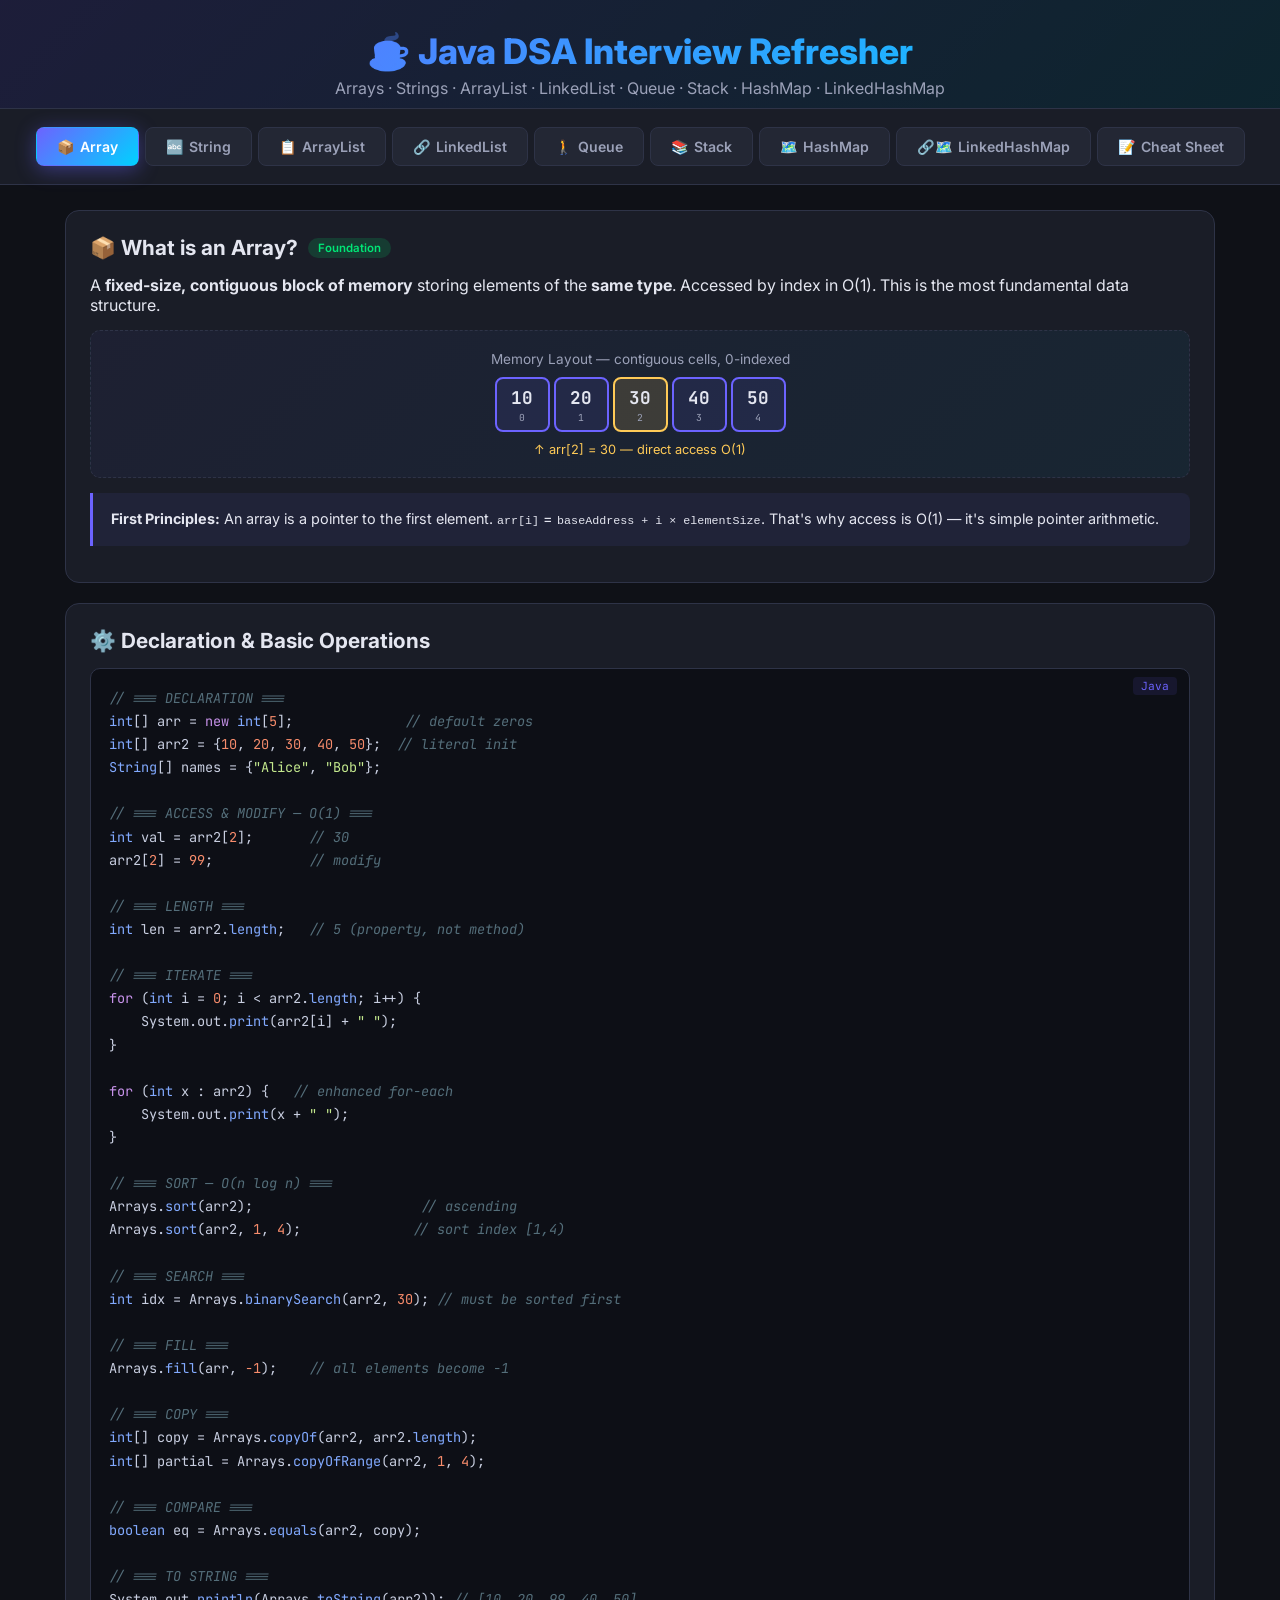
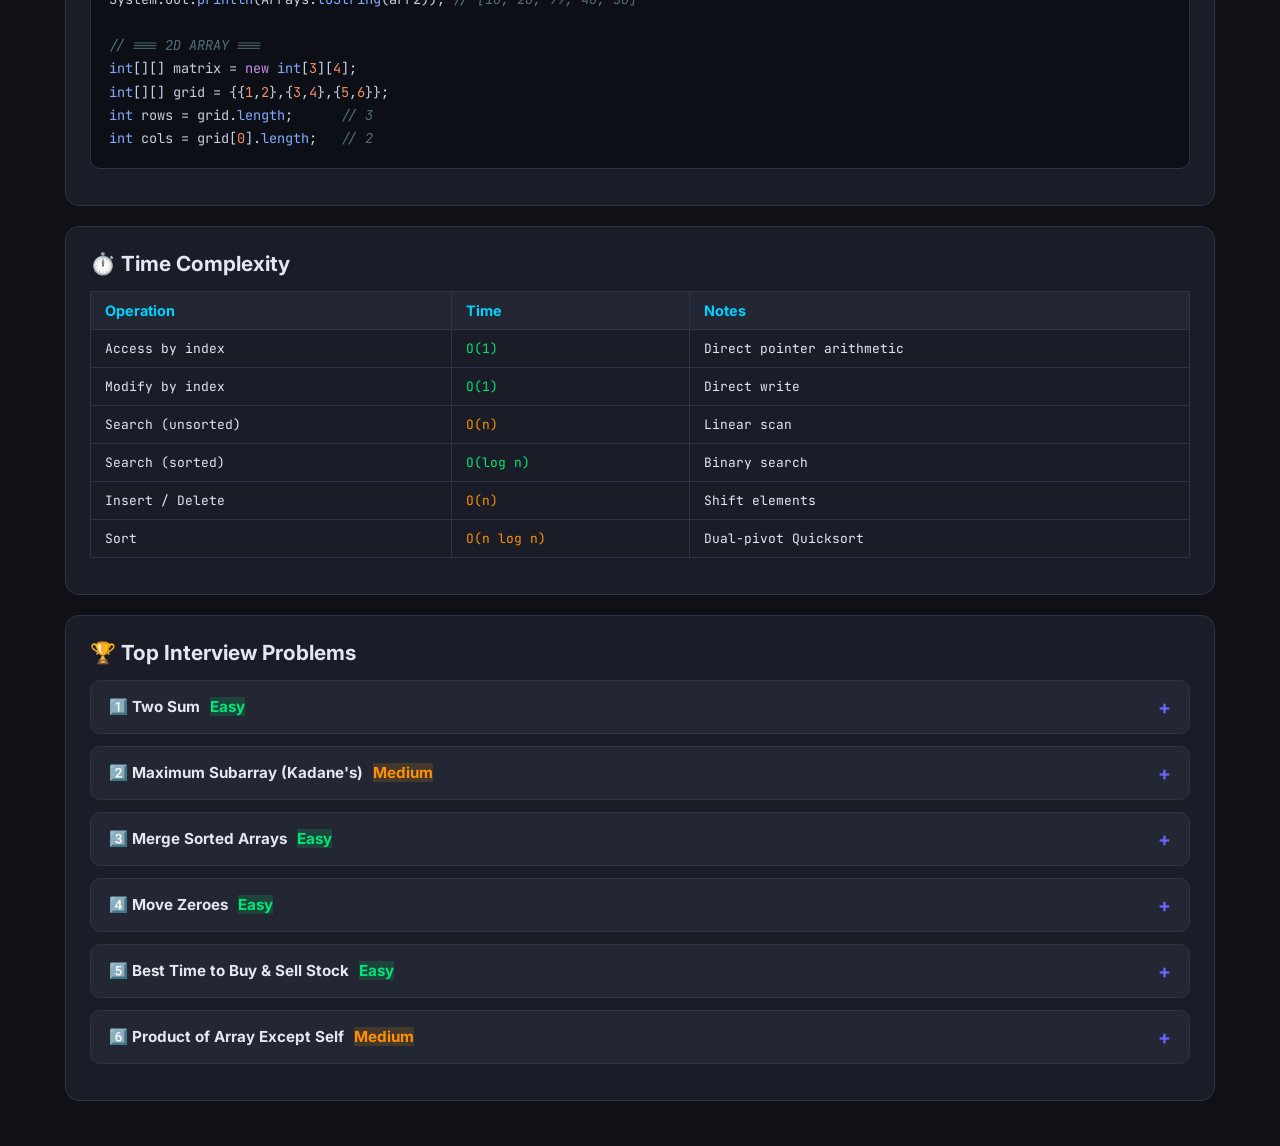
<file: JavaDSA.html>
<!DOCTYPE html>
<html lang="en">
<head>
<meta charset="UTF-8">
<meta name="viewport" content="width=device-width, initial-scale=1.0">
<title>Java Interview Refresher</title>
<style>
  @import url('https://fonts.googleapis.com/css2?family=JetBrains+Mono:wght@400;700&family=Inter:wght@400;600;700;800&display=swap');

  * { margin: 0; padding: 0; box-sizing: border-box; }

  :root {
    --bg: #0f1117;
    --surface: #1a1d27;
    --surface2: #232734;
    --border: #2e3347;
    --accent: #6c63ff;
    --accent2: #00d2ff;
    --accent3: #ff6b6b;
    --accent4: #feca57;
    --accent5: #48dbfb;
    --accent6: #ff9ff3;
    --accent7: #54a0ff;
    --accent8: #5f27cd;
    --text: #e4e6f0;
    --text2: #9ba1b8;
    --green: #00e676;
    --orange: #ff9100;
    --red: #ff5252;
  }

  body {
    font-family: 'Inter', sans-serif;
    background: var(--bg);
    color: var(--text);
    min-height: 100vh;
    overflow-x: hidden;
  }

  .header {
    text-align: center;
    padding: 30px 20px 10px;
    background: linear-gradient(135deg, rgba(108,99,255,0.15), rgba(0,210,255,0.1));
    border-bottom: 1px solid var(--border);
  }

  .header h1 {
    font-size: 2.2em;
    font-weight: 800;
    background: linear-gradient(135deg, var(--accent), var(--accent2));
    -webkit-background-clip: text;
    -webkit-text-fill-color: transparent;
    margin-bottom: 5px;
  }

  .header p {
    color: var(--text2);
    font-size: 1em;
  }

  /* Tab Navigation */
  .tab-nav {
    display: flex;
    flex-wrap: wrap;
    justify-content: center;
    gap: 6px;
    padding: 18px 20px;
    background: var(--surface);
    border-bottom: 1px solid var(--border);
    position: sticky;
    top: 0;
    z-index: 100;
  }

  .tab-btn {
    padding: 10px 20px;
    border: 1px solid var(--border);
    background: var(--surface2);
    color: var(--text2);
    border-radius: 8px;
    cursor: pointer;
    font-family: 'Inter', sans-serif;
    font-weight: 600;
    font-size: 0.88em;
    transition: all 0.3s;
    position: relative;
    overflow: hidden;
  }

  .tab-btn:hover {
    border-color: var(--accent);
    color: var(--text);
    transform: translateY(-2px);
  }

  .tab-btn.active {
    background: linear-gradient(135deg, var(--accent), var(--accent2));
    color: #fff;
    border-color: transparent;
    box-shadow: 0 4px 20px rgba(108,99,255,0.4);
  }

  .tab-btn .emoji { margin-right: 5px; }

  /* Tab Content */
  .tab-content { display: none; padding: 25px; max-width: 1200px; margin: 0 auto; }
  .tab-content.active { display: block; animation: fadeIn 0.4s ease; }

  @keyframes fadeIn { from { opacity: 0; transform: translateY(15px); } to { opacity: 1; transform: translateY(0); } }

  /* Section Cards */
  .card {
    background: var(--surface);
    border: 1px solid var(--border);
    border-radius: 14px;
    padding: 24px;
    margin-bottom: 20px;
    transition: border-color 0.3s;
  }
  .card:hover { border-color: var(--accent); }

  .card h2 {
    font-size: 1.3em;
    margin-bottom: 15px;
    display: flex;
    align-items: center;
    gap: 10px;
  }

  .card h2 .badge {
    font-size: 0.55em;
    padding: 3px 10px;
    border-radius: 20px;
    font-weight: 600;
  }

  .badge-green { background: rgba(0,230,118,0.15); color: var(--green); }
  .badge-orange { background: rgba(255,145,0,0.15); color: var(--orange); }
  .badge-red { background: rgba(255,82,82,0.15); color: var(--red); }
  .badge-blue { background: rgba(84,160,255,0.15); color: var(--accent7); }

  /* Code Blocks */
  .code-block {
    background: #0d0f16;
    border: 1px solid var(--border);
    border-radius: 10px;
    padding: 18px;
    margin: 12px 0;
    overflow-x: auto;
    position: relative;
  }

  .code-block pre {
    font-family: 'JetBrains Mono', monospace;
    font-size: 0.85em;
    line-height: 1.7;
    color: #c8cee0;
  }

  .code-label {
    position: absolute;
    top: 8px;
    right: 12px;
    font-size: 0.7em;
    color: var(--accent);
    font-family: 'JetBrains Mono', monospace;
    background: rgba(108,99,255,0.1);
    padding: 2px 8px;
    border-radius: 4px;
  }

  /* Syntax Highlighting */
  .kw { color: #c792ea; }
  .type { color: #82aaff; }
  .str { color: #c3e88d; }
  .num { color: #f78c6c; }
  .cm { color: #546e7a; font-style: italic; }
  .fn { color: #82aaff; }
  .op { color: #89ddff; }
  .ann { color: #ffd700; }
  .var { color: #f07178; }
  .cls { color: #ffcb6b; }

  /* Visual Diagrams */
  .visual {
    background: linear-gradient(135deg, rgba(108,99,255,0.05), rgba(0,210,255,0.05));
    border: 1px dashed var(--border);
    border-radius: 10px;
    padding: 20px;
    margin: 15px 0;
    text-align: center;
  }

  .visual-row {
    display: flex;
    justify-content: center;
    align-items: center;
    gap: 4px;
    flex-wrap: wrap;
    margin: 10px 0;
  }

  .cell {
    width: 55px;
    height: 55px;
    display: flex;
    flex-direction: column;
    align-items: center;
    justify-content: center;
    border: 2px solid var(--accent);
    border-radius: 8px;
    font-family: 'JetBrains Mono', monospace;
    font-weight: 700;
    font-size: 1.1em;
    background: rgba(108,99,255,0.1);
    transition: all 0.3s;
  }

  .cell:hover { background: rgba(108,99,255,0.3); transform: scale(1.1); }
  .cell .idx { font-size: 0.55em; color: var(--text2); font-weight: 400; margin-top: 2px; }
  .cell.highlight { border-color: var(--accent4); background: rgba(254,202,87,0.15); }

  .arrow { color: var(--accent2); font-size: 1.3em; font-weight: 700; }

  .node {
    display: inline-flex;
    align-items: center;
    gap: 4px;
  }
  .node-box {
    border: 2px solid var(--accent5);
    border-radius: 50%;
    width: 48px; height: 48px;
    display: flex;
    align-items: center;
    justify-content: center;
    font-family: 'JetBrains Mono', monospace;
    font-weight: 700;
    background: rgba(72,219,251,0.1);
  }

  /* Complexity Table */
  .complexity-table {
    width: 100%;
    border-collapse: collapse;
    margin: 12px 0;
    font-size: 0.9em;
  }
  .complexity-table th, .complexity-table td {
    padding: 10px 14px;
    border: 1px solid var(--border);
    text-align: left;
  }
  .complexity-table th {
    background: var(--surface2);
    color: var(--accent2);
    font-weight: 700;
  }
  .complexity-table td { font-family: 'JetBrains Mono', monospace; font-size: 0.9em; }
  .complexity-table tr:hover td { background: rgba(108,99,255,0.05); }

  .tc-good { color: var(--green); }
  .tc-mid { color: var(--orange); }
  .tc-bad { color: var(--red); }

  /* Problem Cards */
  .problem {
    background: var(--surface2);
    border: 1px solid var(--border);
    border-radius: 10px;
    margin: 12px 0;
    overflow: hidden;
  }

  .problem-header {
    padding: 14px 18px;
    cursor: pointer;
    display: flex;
    justify-content: space-between;
    align-items: center;
    transition: background 0.3s;
  }
  .problem-header:hover { background: rgba(108,99,255,0.08); }

  .problem-title {
    font-weight: 700;
    font-size: 0.95em;
    display: flex;
    align-items: center;
    gap: 10px;
  }

  .problem-toggle {
    color: var(--accent);
    font-size: 1.2em;
    transition: transform 0.3s;
    font-weight: 700;
  }

  .problem-body {
    display: none;
    padding: 0 18px 18px;
    border-top: 1px solid var(--border);
  }
  .problem-body.open { display: block; animation: fadeIn 0.3s ease; }

  .problem-desc {
    color: var(--text2);
    font-size: 0.88em;
    margin: 12px 0;
    line-height: 1.6;
  }

  /* Info boxes */
  .info-box {
    background: rgba(108,99,255,0.08);
    border-left: 3px solid var(--accent);
    padding: 14px 18px;
    border-radius: 0 8px 8px 0;
    margin: 12px 0;
    font-size: 0.9em;
    line-height: 1.7;
  }

  .info-box.tip { border-left-color: var(--green); background: rgba(0,230,118,0.06); }
  .info-box.warn { border-left-color: var(--orange); background: rgba(255,145,0,0.06); }

  /* Subtabs */
  .sub-tabs {
    display: flex;
    gap: 5px;
    margin-bottom: 15px;
    flex-wrap: wrap;
  }
  .sub-tab {
    padding: 7px 16px;
    background: var(--surface2);
    border: 1px solid var(--border);
    border-radius: 6px;
    cursor: pointer;
    font-size: 0.82em;
    font-weight: 600;
    color: var(--text2);
    transition: all 0.3s;
  }
  .sub-tab:hover { color: var(--text); }
  .sub-tab.active { background: var(--accent); color: #fff; border-color: var(--accent); }

  .sub-content { display: none; }
  .sub-content.active { display: block; animation: fadeIn 0.3s ease; }

  /* Cheat sheet grid */
  .cheat-grid {
    display: grid;
    grid-template-columns: repeat(auto-fit, minmax(340px, 1fr));
    gap: 15px;
  }

  ul { padding-left: 20px; margin: 8px 0; }
  li { margin: 4px 0; font-size: 0.92em; line-height: 1.6; color: var(--text2); }
  li strong { color: var(--text); }

  @media(max-width: 700px) {
    .tab-btn { padding: 8px 12px; font-size: 0.78em; }
    .header h1 { font-size: 1.5em; }
    .cell { width: 42px; height: 42px; font-size: 0.9em; }
    .cheat-grid { grid-template-columns: 1fr; }
  }
</style>
</head>
<body>

<div class="header">
  <h1>☕ Java DSA Interview Refresher</h1>
  <p>Arrays · Strings · ArrayList · LinkedList · Queue · Stack · HashMap · LinkedHashMap</p>
</div>

<nav class="tab-nav" id="tabNav">
  <button class="tab-btn active" data-tab="arrays"><span class="emoji">📦</span>Array</button>
  <button class="tab-btn" data-tab="strings"><span class="emoji">🔤</span>String</button>
  <button class="tab-btn" data-tab="arraylist"><span class="emoji">📋</span>ArrayList</button>
  <button class="tab-btn" data-tab="linkedlist"><span class="emoji">🔗</span>LinkedList</button>
  <button class="tab-btn" data-tab="queue"><span class="emoji">🚶</span>Queue</button>
  <button class="tab-btn" data-tab="stack"><span class="emoji">📚</span>Stack</button>
  <button class="tab-btn" data-tab="hashmap"><span class="emoji">🗺️</span>HashMap</button>
  <button class="tab-btn" data-tab="linkedhashmap"><span class="emoji">🔗🗺️</span>LinkedHashMap</button>
  <button class="tab-btn" data-tab="cheatsheet"><span class="emoji">📝</span>Cheat Sheet</button>
</nav>

<!-- ===================== ARRAYS ===================== -->
<div class="tab-content active" id="arrays">
  <div class="card">
    <h2>📦 What is an Array? <span class="badge badge-green">Foundation</span></h2>
    <p>A <strong>fixed-size, contiguous block of memory</strong> storing elements of the <strong>same type</strong>. Accessed by index in O(1). This is the most fundamental data structure.</p>
    <div class="visual">
      <p style="color:var(--text2);font-size:0.85em;margin-bottom:8px;">Memory Layout — contiguous cells, 0-indexed</p>
      <div class="visual-row">
        <div class="cell">10<span class="idx">0</span></div>
        <div class="cell">20<span class="idx">1</span></div>
        <div class="cell highlight">30<span class="idx">2</span></div>
        <div class="cell">40<span class="idx">3</span></div>
        <div class="cell">50<span class="idx">4</span></div>
      </div>
      <p style="color:var(--accent4);font-size:0.8em;margin-top:8px;">↑ arr[2] = 30 — direct access O(1)</p>
    </div>
    <div class="info-box">
      <strong>First Principles:</strong> An array is a pointer to the first element. <code>arr[i]</code> = <code>baseAddress + i × elementSize</code>. That's why access is O(1) — it's simple pointer arithmetic.
    </div>
  </div>

  <div class="card">
    <h2>⚙️ Declaration & Basic Operations</h2>
    <div class="code-block">
      <span class="code-label">Java</span>
<pre><span class="cm">// === DECLARATION ===</span>
<span class="type">int</span>[] arr = <span class="kw">new</span> <span class="type">int</span>[<span class="num">5</span>];              <span class="cm">// default zeros</span>
<span class="type">int</span>[] arr2 = {<span class="num">10</span>, <span class="num">20</span>, <span class="num">30</span>, <span class="num">40</span>, <span class="num">50</span>};  <span class="cm">// literal init</span>
<span class="type">String</span>[] names = {<span class="str">"Alice"</span>, <span class="str">"Bob"</span>};

<span class="cm">// === ACCESS & MODIFY — O(1) ===</span>
<span class="type">int</span> val = arr2[<span class="num">2</span>];       <span class="cm">// 30</span>
arr2[<span class="num">2</span>] = <span class="num">99</span>;            <span class="cm">// modify</span>

<span class="cm">// === LENGTH ===</span>
<span class="type">int</span> len = arr2.<span class="fn">length</span>;   <span class="cm">// 5 (property, not method)</span>

<span class="cm">// === ITERATE ===</span>
<span class="kw">for</span> (<span class="type">int</span> i = <span class="num">0</span>; i < arr2.<span class="fn">length</span>; i++) {
    System.out.<span class="fn">print</span>(arr2[i] + <span class="str">" "</span>);
}

<span class="kw">for</span> (<span class="type">int</span> x : arr2) {   <span class="cm">// enhanced for-each</span>
    System.out.<span class="fn">print</span>(x + <span class="str">" "</span>);
}

<span class="cm">// === SORT — O(n log n) ===</span>
Arrays.<span class="fn">sort</span>(arr2);                     <span class="cm">// ascending</span>
Arrays.<span class="fn">sort</span>(arr2, <span class="num">1</span>, <span class="num">4</span>);              <span class="cm">// sort index [1,4)</span>

<span class="cm">// === SEARCH ===</span>
<span class="type">int</span> idx = Arrays.<span class="fn">binarySearch</span>(arr2, <span class="num">30</span>); <span class="cm">// must be sorted first</span>

<span class="cm">// === FILL ===</span>
Arrays.<span class="fn">fill</span>(arr, <span class="num">-1</span>);    <span class="cm">// all elements become -1</span>

<span class="cm">// === COPY ===</span>
<span class="type">int</span>[] copy = Arrays.<span class="fn">copyOf</span>(arr2, arr2.<span class="fn">length</span>);
<span class="type">int</span>[] partial = Arrays.<span class="fn">copyOfRange</span>(arr2, <span class="num">1</span>, <span class="num">4</span>);

<span class="cm">// === COMPARE ===</span>
<span class="type">boolean</span> eq = Arrays.<span class="fn">equals</span>(arr2, copy);

<span class="cm">// === TO STRING ===</span>
System.out.<span class="fn">println</span>(Arrays.<span class="fn">toString</span>(arr2)); <span class="cm">// [10, 20, 99, 40, 50]</span>

<span class="cm">// === 2D ARRAY ===</span>
<span class="type">int</span>[][] matrix = <span class="kw">new</span> <span class="type">int</span>[<span class="num">3</span>][<span class="num">4</span>];
<span class="type">int</span>[][] grid = {{<span class="num">1</span>,<span class="num">2</span>},{<span class="num">3</span>,<span class="num">4</span>},{<span class="num">5</span>,<span class="num">6</span>}};
<span class="type">int</span> rows = grid.<span class="fn">length</span>;      <span class="cm">// 3</span>
<span class="type">int</span> cols = grid[<span class="num">0</span>].<span class="fn">length</span>;   <span class="cm">// 2</span></pre>
    </div>
  </div>

  <div class="card">
    <h2>⏱️ Time Complexity</h2>
    <table class="complexity-table">
      <tr><th>Operation</th><th>Time</th><th>Notes</th></tr>
      <tr><td>Access by index</td><td class="tc-good">O(1)</td><td>Direct pointer arithmetic</td></tr>
      <tr><td>Modify by index</td><td class="tc-good">O(1)</td><td>Direct write</td></tr>
      <tr><td>Search (unsorted)</td><td class="tc-mid">O(n)</td><td>Linear scan</td></tr>
      <tr><td>Search (sorted)</td><td class="tc-good">O(log n)</td><td>Binary search</td></tr>
      <tr><td>Insert / Delete</td><td class="tc-mid">O(n)</td><td>Shift elements</td></tr>
      <tr><td>Sort</td><td class="tc-mid">O(n log n)</td><td>Dual-pivot Quicksort</td></tr>
    </table>
  </div>

  <div class="card">
    <h2>🏆 Top Interview Problems</h2>

    <div class="problem">
      <div class="problem-header" onclick="toggleProblem(this)">
        <span class="problem-title">1️⃣ Two Sum <span class="badge badge-green">Easy</span></span>
        <span class="problem-toggle">+</span>
      </div>
      <div class="problem-body">
        <p class="problem-desc">Given an array and a target, find two indices whose values sum to target.</p>
        <div class="code-block"><pre><span class="kw">public</span> <span class="type">int</span>[] <span class="fn">twoSum</span>(<span class="type">int</span>[] nums, <span class="type">int</span> target) {
    Map&lt;<span class="type">Integer</span>, <span class="type">Integer</span>&gt; map = <span class="kw">new</span> HashMap&lt;&gt;();
    <span class="kw">for</span> (<span class="type">int</span> i = <span class="num">0</span>; i &lt; nums.<span class="fn">length</span>; i++) {
        <span class="type">int</span> complement = target - nums[i];
        <span class="kw">if</span> (map.<span class="fn">containsKey</span>(complement)) {
            <span class="kw">return new</span> <span class="type">int</span>[]{map.<span class="fn">get</span>(complement), i};
        }
        map.<span class="fn">put</span>(nums[i], i);
    }
    <span class="kw">return new</span> <span class="type">int</span>[]{};
}
<span class="cm">// Time: O(n) | Space: O(n)</span></pre></div>
      </div>
    </div>

    <div class="problem">
      <div class="problem-header" onclick="toggleProblem(this)">
        <span class="problem-title">2️⃣ Maximum Subarray (Kadane's) <span class="badge badge-orange">Medium</span></span>
        <span class="problem-toggle">+</span>
      </div>
      <div class="problem-body">
        <p class="problem-desc">Find the contiguous subarray with the largest sum.</p>
        <div class="code-block"><pre><span class="kw">public</span> <span class="type">int</span> <span class="fn">maxSubArray</span>(<span class="type">int</span>[] nums) {
    <span class="type">int</span> maxSum = nums[<span class="num">0</span>], curSum = nums[<span class="num">0</span>];
    <span class="kw">for</span> (<span class="type">int</span> i = <span class="num">1</span>; i &lt; nums.<span class="fn">length</span>; i++) {
        curSum = Math.<span class="fn">max</span>(nums[i], curSum + nums[i]);
        maxSum = Math.<span class="fn">max</span>(maxSum, curSum);
    }
    <span class="kw">return</span> maxSum;
}
<span class="cm">// Time: O(n) | Space: O(1)</span></pre></div>
      </div>
    </div>

    <div class="problem">
      <div class="problem-header" onclick="toggleProblem(this)">
        <span class="problem-title">3️⃣ Merge Sorted Arrays <span class="badge badge-green">Easy</span></span>
        <span class="problem-toggle">+</span>
      </div>
      <div class="problem-body">
        <p class="problem-desc">Merge nums2 into nums1 (which has extra space) in sorted order.</p>
        <div class="code-block"><pre><span class="kw">public void</span> <span class="fn">merge</span>(<span class="type">int</span>[] nums1, <span class="type">int</span> m, <span class="type">int</span>[] nums2, <span class="type">int</span> n) {
    <span class="type">int</span> i = m - <span class="num">1</span>, j = n - <span class="num">1</span>, k = m + n - <span class="num">1</span>;
    <span class="kw">while</span> (j >= <span class="num">0</span>) {
        <span class="kw">if</span> (i >= <span class="num">0</span> && nums1[i] > nums2[j]) {
            nums1[k--] = nums1[i--];
        } <span class="kw">else</span> {
            nums1[k--] = nums2[j--];
        }
    }
}
<span class="cm">// Time: O(m+n) | Space: O(1) — fill from the end!</span></pre></div>
      </div>
    </div>

    <div class="problem">
      <div class="problem-header" onclick="toggleProblem(this)">
        <span class="problem-title">4️⃣ Move Zeroes <span class="badge badge-green">Easy</span></span>
        <span class="problem-toggle">+</span>
      </div>
      <div class="problem-body">
        <p class="problem-desc">Move all zeros to end, maintaining relative order of non-zero elements.</p>
        <div class="code-block"><pre><span class="kw">public void</span> <span class="fn">moveZeroes</span>(<span class="type">int</span>[] nums) {
    <span class="type">int</span> insertPos = <span class="num">0</span>;
    <span class="kw">for</span> (<span class="type">int</span> num : nums) {
        <span class="kw">if</span> (num != <span class="num">0</span>) {
            nums[insertPos++] = num;
        }
    }
    <span class="kw">while</span> (insertPos &lt; nums.<span class="fn">length</span>) {
        nums[insertPos++] = <span class="num">0</span>;
    }
}
<span class="cm">// Time: O(n) | Space: O(1)</span></pre></div>
      </div>
    </div>

    <div class="problem">
      <div class="problem-header" onclick="toggleProblem(this)">
        <span class="problem-title">5️⃣ Best Time to Buy & Sell Stock <span class="badge badge-green">Easy</span></span>
        <span class="problem-toggle">+</span>
      </div>
      <div class="problem-body">
        <div class="code-block"><pre><span class="kw">public</span> <span class="type">int</span> <span class="fn">maxProfit</span>(<span class="type">int</span>[] prices) {
    <span class="type">int</span> minPrice = Integer.MAX_VALUE, maxProfit = <span class="num">0</span>;
    <span class="kw">for</span> (<span class="type">int</span> price : prices) {
        minPrice = Math.<span class="fn">min</span>(minPrice, price);
        maxProfit = Math.<span class="fn">max</span>(maxProfit, price - minPrice);
    }
    <span class="kw">return</span> maxProfit;
}
<span class="cm">// Time: O(n) | Space: O(1)</span></pre></div>
      </div>
    </div>

    <div class="problem">
      <div class="problem-header" onclick="toggleProblem(this)">
        <span class="problem-title">6️⃣ Product of Array Except Self <span class="badge badge-orange">Medium</span></span>
        <span class="problem-toggle">+</span>
      </div>
      <div class="problem-body">
        <div class="code-block"><pre><span class="kw">public</span> <span class="type">int</span>[] <span class="fn">productExceptSelf</span>(<span class="type">int</span>[] nums) {
    <span class="type">int</span> n = nums.<span class="fn">length</span>;
    <span class="type">int</span>[] res = <span class="kw">new</span> <span class="type">int</span>[n];
    res[<span class="num">0</span>] = <span class="num">1</span>;
    <span class="kw">for</span> (<span class="type">int</span> i = <span class="num">1</span>; i &lt; n; i++)
        res[i] = res[i-<span class="num">1</span>] * nums[i-<span class="num">1</span>]; <span class="cm">// left products</span>
    <span class="type">int</span> right = <span class="num">1</span>;
    <span class="kw">for</span> (<span class="type">int</span> i = n-<span class="num">1</span>; i >= <span class="num">0</span>; i--) {
        res[i] *= right;
        right *= nums[i];  <span class="cm">// right products</span>
    }
    <span class="kw">return</span> res;
}
<span class="cm">// Time: O(n) | Space: O(1) extra (result doesn't count)</span></pre></div>
      </div>
    </div>
  </div>
</div>

<!-- ===================== STRINGS ===================== -->
<div class="tab-content" id="strings">
  <div class="card">
    <h2>🔤 What is a String? <span class="badge badge-green">Immutable</span></h2>
    <p>In Java, String is an <strong>immutable sequence of characters</strong> backed by a <code>char[]</code> (or <code>byte[]</code> since Java 9). Once created, it <strong>cannot be modified</strong> — every "modification" creates a new String object.</p>
    <div class="visual">
      <p style="color:var(--text2);font-size:0.85em;margin-bottom:8px;">String s = "HELLO" — immutable char sequence</p>
      <div class="visual-row">
        <div class="cell" style="border-color:#ff9ff3">H<span class="idx">0</span></div>
        <div class="cell" style="border-color:#ff9ff3">E<span class="idx">1</span></div>
        <div class="cell highlight" style="border-color:#ff9ff3">L<span class="idx">2</span></div>
        <div class="cell" style="border-color:#ff9ff3">L<span class="idx">3</span></div>
        <div class="cell" style="border-color:#ff9ff3">O<span class="idx">4</span></div>
      </div>
    </div>
    <div class="info-box warn">
      <strong>⚠️ String Pool:</strong> Java interns string literals. <code>"abc" == "abc"</code> is true (same pool reference), but <code>new String("abc") == "abc"</code> is false. Always use <code>.equals()</code> for content comparison!
    </div>
  </div>

  <div class="card">
    <h2>⚙️ All Essential Operations</h2>
    <div class="code-block">
      <span class="code-label">Java</span>
<pre><span class="cm">// === CREATION ===</span>
<span class="type">String</span> s = <span class="str">"Hello World"</span>;
<span class="type">String</span> s2 = <span class="kw">new</span> <span class="type">String</span>(<span class="str">"Hello"</span>);
<span class="type">char</span>[] ch = {<span class="str">'H'</span>,<span class="str">'i'</span>};
<span class="type">String</span> s3 = <span class="kw">new</span> <span class="type">String</span>(ch);

<span class="cm">// === BASIC ===</span>
s.<span class="fn">length</span>();            <span class="cm">// 11  (method, not property!)</span>
s.<span class="fn">charAt</span>(<span class="num">0</span>);           <span class="cm">// 'H'</span>
s.<span class="fn">isEmpty</span>();            <span class="cm">// false</span>
s.<span class="fn">isBlank</span>();            <span class="cm">// false (Java 11+)</span>

<span class="cm">// === COMPARE ===</span>
s.<span class="fn">equals</span>(<span class="str">"Hello World"</span>);        <span class="cm">// true ✓ ALWAYS USE THIS</span>
s.<span class="fn">equalsIgnoreCase</span>(<span class="str">"hello world"</span>); <span class="cm">// true</span>
s.<span class="fn">compareTo</span>(<span class="str">"Apple"</span>);           <span class="cm">// +ve (lexicographic)</span>

<span class="cm">// === SEARCH ===</span>
s.<span class="fn">indexOf</span>(<span class="str">'o'</span>);          <span class="cm">// 4  (first occurrence)</span>
s.<span class="fn">lastIndexOf</span>(<span class="str">'o'</span>);      <span class="cm">// 7</span>
s.<span class="fn">indexOf</span>(<span class="str">"World"</span>);      <span class="cm">// 6</span>
s.<span class="fn">contains</span>(<span class="str">"World"</span>);     <span class="cm">// true</span>
s.<span class="fn">startsWith</span>(<span class="str">"He"</span>);     <span class="cm">// true</span>
s.<span class="fn">endsWith</span>(<span class="str">"ld"</span>);        <span class="cm">// true</span>

<span class="cm">// === EXTRACT ===</span>
s.<span class="fn">substring</span>(<span class="num">6</span>);          <span class="cm">// "World"</span>
s.<span class="fn">substring</span>(<span class="num">0</span>, <span class="num">5</span>);      <span class="cm">// "Hello" (exclusive end)</span>
s.<span class="fn">toCharArray</span>();         <span class="cm">// char[] {'H','e','l','l','o',...}</span>

<span class="cm">// === TRANSFORM (returns NEW string) ===</span>
s.<span class="fn">toUpperCase</span>();         <span class="cm">// "HELLO WORLD"</span>
s.<span class="fn">toLowerCase</span>();         <span class="cm">// "hello world"</span>
s.<span class="fn">trim</span>();                <span class="cm">// remove leading/trailing spaces</span>
s.<span class="fn">strip</span>();               <span class="cm">// (Java 11+) Unicode-aware trim</span>
s.<span class="fn">replace</span>(<span class="str">'l'</span>, <span class="str">'r'</span>);   <span class="cm">// "Herro Worrd"</span>
s.<span class="fn">replace</span>(<span class="str">"World"</span>, <span class="str">"Java"</span>); <span class="cm">// "Hello Java"</span>
s.<span class="fn">replaceAll</span>(<span class="str">"[aeiou]"</span>, <span class="str">"*"</span>); <span class="cm">// regex replace</span>

<span class="cm">// === SPLIT & JOIN ===</span>
<span class="type">String</span>[] words = s.<span class="fn">split</span>(<span class="str">" "</span>);  <span class="cm">// ["Hello", "World"]</span>
<span class="type">String</span> joined = String.<span class="fn">join</span>(<span class="str">"-"</span>, words); <span class="cm">// "Hello-World"</span>

<span class="cm">// === CONVERSIONS ===</span>
<span class="type">int</span> num = Integer.<span class="fn">parseInt</span>(<span class="str">"123"</span>);
<span class="type">String</span> numStr = String.<span class="fn">valueOf</span>(<span class="num">123</span>);
<span class="type">String</span> numStr2 = <span class="num">123</span> + <span class="str">""</span>; <span class="cm">// quick trick</span>

<span class="cm">// === STRINGBUILDER (mutable, for building strings) ===</span>
StringBuilder sb = <span class="kw">new</span> StringBuilder();
sb.<span class="fn">append</span>(<span class="str">"Hello"</span>);
sb.<span class="fn">append</span>(<span class="str">" World"</span>);
sb.<span class="fn">insert</span>(<span class="num">5</span>, <span class="str">","</span>);       <span class="cm">// "Hello, World"</span>
sb.<span class="fn">delete</span>(<span class="num">5</span>, <span class="num">6</span>);         <span class="cm">// "Hello World"</span>
sb.<span class="fn">reverse</span>();             <span class="cm">// "dlroW olleH"</span>
<span class="type">String</span> result = sb.<span class="fn">toString</span>();
sb.<span class="fn">setCharAt</span>(<span class="num">0</span>, <span class="str">'h'</span>);  <span class="cm">// modify in place</span></pre>
    </div>
    <div class="info-box tip">
      <strong>💡 Interview Rule:</strong> Use <code>StringBuilder</code> when building strings in loops — String concatenation in loops creates O(n²) garbage objects!
    </div>
  </div>

  <div class="card">
    <h2>⏱️ Time Complexity</h2>
    <table class="complexity-table">
      <tr><th>Operation</th><th>String</th><th>StringBuilder</th></tr>
      <tr><td>charAt(i)</td><td class="tc-good">O(1)</td><td class="tc-good">O(1)</td></tr>
      <tr><td>length()</td><td class="tc-good">O(1)</td><td class="tc-good">O(1)</td></tr>
      <tr><td>substring()</td><td class="tc-mid">O(n)</td><td>—</td></tr>
      <tr><td>concat / append</td><td class="tc-mid">O(n)</td><td class="tc-good">O(1) amortized</td></tr>
      <tr><td>indexOf / contains</td><td class="tc-mid">O(n×m)</td><td>—</td></tr>
      <tr><td>equals</td><td class="tc-mid">O(n)</td><td>—</td></tr>
      <tr><td>replace</td><td class="tc-mid">O(n)</td><td>—</td></tr>
    </table>
  </div>

  <div class="card">
    <h2>🏆 Top Interview Problems</h2>

    <div class="problem">
      <div class="problem-header" onclick="toggleProblem(this)">
        <span class="problem-title">1️⃣ Reverse a String <span class="badge badge-green">Easy</span></span>
        <span class="problem-toggle">+</span>
      </div>
      <div class="problem-body">
        <div class="code-block"><pre><span class="kw">public</span> <span class="type">String</span> <span class="fn">reverse</span>(<span class="type">String</span> s) {
    <span class="type">char</span>[] c = s.<span class="fn">toCharArray</span>();
    <span class="type">int</span> l = <span class="num">0</span>, r = c.<span class="fn">length</span> - <span class="num">1</span>;
    <span class="kw">while</span> (l &lt; r) {
        <span class="type">char</span> tmp = c[l];
        c[l++] = c[r];
        c[r--] = tmp;
    }
    <span class="kw">return new</span> <span class="type">String</span>(c);
}
<span class="cm">// Or simply: new StringBuilder(s).reverse().toString();</span></pre></div>
      </div>
    </div>

    <div class="problem">
      <div class="problem-header" onclick="toggleProblem(this)">
        <span class="problem-title">2️⃣ Valid Anagram <span class="badge badge-green">Easy</span></span>
        <span class="problem-toggle">+</span>
      </div>
      <div class="problem-body">
        <div class="code-block"><pre><span class="kw">public boolean</span> <span class="fn">isAnagram</span>(<span class="type">String</span> s, <span class="type">String</span> t) {
    <span class="kw">if</span> (s.<span class="fn">length</span>() != t.<span class="fn">length</span>()) <span class="kw">return false</span>;
    <span class="type">int</span>[] count = <span class="kw">new</span> <span class="type">int</span>[<span class="num">26</span>];
    <span class="kw">for</span> (<span class="type">int</span> i = <span class="num">0</span>; i &lt; s.<span class="fn">length</span>(); i++) {
        count[s.<span class="fn">charAt</span>(i) - <span class="str">'a'</span>]++;
        count[t.<span class="fn">charAt</span>(i) - <span class="str">'a'</span>]--;
    }
    <span class="kw">for</span> (<span class="type">int</span> c : count)
        <span class="kw">if</span> (c != <span class="num">0</span>) <span class="kw">return false</span>;
    <span class="kw">return true</span>;
}
<span class="cm">// Time: O(n) | Space: O(1) — fixed 26-char array</span></pre></div>
      </div>
    </div>

    <div class="problem">
      <div class="problem-header" onclick="toggleProblem(this)">
        <span class="problem-title">3️⃣ Longest Substring Without Repeating Chars <span class="badge badge-orange">Medium</span></span>
        <span class="problem-toggle">+</span>
      </div>
      <div class="problem-body">
        <div class="code-block"><pre><span class="kw">public</span> <span class="type">int</span> <span class="fn">lengthOfLongestSubstring</span>(<span class="type">String</span> s) {
    Map&lt;<span class="type">Character</span>, <span class="type">Integer</span>&gt; map = <span class="kw">new</span> HashMap&lt;&gt;();
    <span class="type">int</span> max = <span class="num">0</span>, left = <span class="num">0</span>;
    <span class="kw">for</span> (<span class="type">int</span> right = <span class="num">0</span>; right &lt; s.<span class="fn">length</span>(); right++) {
        <span class="type">char</span> c = s.<span class="fn">charAt</span>(right);
        <span class="kw">if</span> (map.<span class="fn">containsKey</span>(c)) {
            left = Math.<span class="fn">max</span>(left, map.<span class="fn">get</span>(c) + <span class="num">1</span>);
        }
        map.<span class="fn">put</span>(c, right);
        max = Math.<span class="fn">max</span>(max, right - left + <span class="num">1</span>);
    }
    <span class="kw">return</span> max;
}
<span class="cm">// Sliding window — Time: O(n) | Space: O(min(m,n))</span></pre></div>
      </div>
    </div>

    <div class="problem">
      <div class="problem-header" onclick="toggleProblem(this)">
        <span class="problem-title">4️⃣ Valid Palindrome <span class="badge badge-green">Easy</span></span>
        <span class="problem-toggle">+</span>
      </div>
      <div class="problem-body">
        <div class="code-block"><pre><span class="kw">public boolean</span> <span class="fn">isPalindrome</span>(<span class="type">String</span> s) {
    <span class="type">int</span> l = <span class="num">0</span>, r = s.<span class="fn">length</span>() - <span class="num">1</span>;
    <span class="kw">while</span> (l &lt; r) {
        <span class="kw">while</span> (l &lt; r && !Character.<span class="fn">isLetterOrDigit</span>(s.<span class="fn">charAt</span>(l))) l++;
        <span class="kw">while</span> (l &lt; r && !Character.<span class="fn">isLetterOrDigit</span>(s.<span class="fn">charAt</span>(r))) r--;
        <span class="kw">if</span> (Character.<span class="fn">toLowerCase</span>(s.<span class="fn">charAt</span>(l)) != 
            Character.<span class="fn">toLowerCase</span>(s.<span class="fn">charAt</span>(r)))
            <span class="kw">return false</span>;
        l++; r--;
    }
    <span class="kw">return true</span>;
}
<span class="cm">// Two pointers — Time: O(n) | Space: O(1)</span></pre></div>
      </div>
    </div>

    <div class="problem">
      <div class="problem-header" onclick="toggleProblem(this)">
        <span class="problem-title">5️⃣ Longest Palindromic Substring <span class="badge badge-orange">Medium</span></span>
        <span class="problem-toggle">+</span>
      </div>
      <div class="problem-body">
        <div class="code-block"><pre><span class="type">int</span> start = <span class="num">0</span>, maxLen = <span class="num">0</span>;

<span class="kw">public</span> <span class="type">String</span> <span class="fn">longestPalindrome</span>(<span class="type">String</span> s) {
    <span class="kw">for</span> (<span class="type">int</span> i = <span class="num">0</span>; i &lt; s.<span class="fn">length</span>(); i++) {
        <span class="fn">expand</span>(s, i, i);     <span class="cm">// odd length</span>
        <span class="fn">expand</span>(s, i, i+<span class="num">1</span>);   <span class="cm">// even length</span>
    }
    <span class="kw">return</span> s.<span class="fn">substring</span>(start, start + maxLen);
}

<span class="kw">void</span> <span class="fn">expand</span>(<span class="type">String</span> s, <span class="type">int</span> l, <span class="type">int</span> r) {
    <span class="kw">while</span> (l >= <span class="num">0</span> && r &lt; s.<span class="fn">length</span>() && s.<span class="fn">charAt</span>(l) == s.<span class="fn">charAt</span>(r)) {
        <span class="kw">if</span> (r - l + <span class="num">1</span> > maxLen) {
            start = l;
            maxLen = r - l + <span class="num">1</span>;
        }
        l--; r++;
    }
}
<span class="cm">// Expand around center — Time: O(n²) | Space: O(1)</span></pre></div>
      </div>
    </div>
  </div>
</div>

<!-- ===================== ARRAYLIST ===================== -->
<div class="tab-content" id="arraylist">
  <div class="card">
    <h2>📋 What is ArrayList? <span class="badge badge-green">Dynamic Array</span></h2>
    <p>A <strong>resizable array</strong> implementation of the List interface. Internally uses a plain array that <strong>grows by 50%</strong> when full. Best for <strong>random access</strong>, bad for frequent insertions in the middle.</p>
    <div class="visual">
      <p style="color:var(--text2);font-size:0.85em;margin-bottom:8px;">Internal: Object[] with size tracking — auto-resizes</p>
      <div class="visual-row">
        <div class="cell" style="border-color:var(--green)">10<span class="idx">0</span></div>
        <div class="cell" style="border-color:var(--green)">20<span class="idx">1</span></div>
        <div class="cell" style="border-color:var(--green)">30<span class="idx">2</span></div>
        <div class="cell" style="border-color:var(--green);opacity:0.3">_<span class="idx">3</span></div>
        <div class="cell" style="border-color:var(--green);opacity:0.3">_<span class="idx">4</span></div>
      </div>
      <p style="color:var(--green);font-size:0.8em;margin-top:8px;">size=3, capacity=5 — capacity grows when full</p>
    </div>
  </div>

  <div class="card">
    <h2>⚙️ All Operations</h2>
    <div class="code-block">
      <span class="code-label">Java</span>
<pre><span class="cm">// === CREATION ===</span>
List&lt;<span class="type">Integer</span>&gt; list = <span class="kw">new</span> ArrayList&lt;&gt;();
List&lt;<span class="type">Integer</span>&gt; list2 = <span class="kw">new</span> ArrayList&lt;&gt;(Arrays.<span class="fn">asList</span>(<span class="num">1</span>,<span class="num">2</span>,<span class="num">3</span>));
List&lt;<span class="type">Integer</span>&gt; list3 = <span class="kw">new</span> ArrayList&lt;&gt;(List.<span class="fn">of</span>(<span class="num">1</span>,<span class="num">2</span>,<span class="num">3</span>));

<span class="cm">// === ADD — O(1) amortized ===</span>
list.<span class="fn">add</span>(<span class="num">10</span>);              <span class="cm">// append to end</span>
list.<span class="fn">add</span>(<span class="num">0</span>, <span class="num">5</span>);           <span class="cm">// insert at index 0 — O(n) shift!</span>
list.<span class="fn">addAll</span>(list2);        <span class="cm">// append entire collection</span>

<span class="cm">// === ACCESS — O(1) ===</span>
<span class="type">int</span> val = list.<span class="fn">get</span>(<span class="num">0</span>);     <span class="cm">// 5</span>

<span class="cm">// === MODIFY — O(1) ===</span>
list.<span class="fn">set</span>(<span class="num">0</span>, <span class="num">99</span>);           <span class="cm">// replace element at index</span>

<span class="cm">// === REMOVE ===</span>
list.<span class="fn">remove</span>(<span class="num">0</span>);            <span class="cm">// by index — O(n) shift</span>
list.<span class="fn">remove</span>(Integer.<span class="fn">valueOf</span>(<span class="num">10</span>)); <span class="cm">// by value — O(n)</span>
list.<span class="fn">clear</span>();              <span class="cm">// remove all</span>

<span class="cm">// === SEARCH ===</span>
list.<span class="fn">contains</span>(<span class="num">10</span>);        <span class="cm">// true/false — O(n)</span>
list.<span class="fn">indexOf</span>(<span class="num">10</span>);         <span class="cm">// first index or -1 — O(n)</span>

<span class="cm">// === SIZE & CHECK ===</span>
list.<span class="fn">size</span>();               <span class="cm">// number of elements</span>
list.<span class="fn">isEmpty</span>();            <span class="cm">// true if empty</span>

<span class="cm">// === SORT ===</span>
Collections.<span class="fn">sort</span>(list);                <span class="cm">// ascending</span>
list.<span class="fn">sort</span>(Collections.<span class="fn">reverseOrder</span>()); <span class="cm">// descending</span>
list.<span class="fn">sort</span>((a,b) -> a - b);             <span class="cm">// custom comparator</span>

<span class="cm">// === CONVERT ===</span>
<span class="type">Integer</span>[] arr = list.<span class="fn">toArray</span>(<span class="kw">new</span> <span class="type">Integer</span>[<span class="num">0</span>]);
List&lt;<span class="type">Integer</span>&gt; fromArr = <span class="kw">new</span> ArrayList&lt;&gt;(Arrays.<span class="fn">asList</span>(arr));

<span class="cm">// === ITERATE ===</span>
<span class="kw">for</span> (<span class="type">int</span> x : list) { }          <span class="cm">// for-each</span>
list.<span class="fn">forEach</span>(x -> { });         <span class="cm">// lambda</span>
Iterator&lt;<span class="type">Integer</span>&gt; it = list.<span class="fn">iterator</span>();
<span class="kw">while</span> (it.<span class="fn">hasNext</span>()) it.<span class="fn">next</span>();

<span class="cm">// === SUBLIST ===</span>
List&lt;<span class="type">Integer</span>&gt; sub = list.<span class="fn">subList</span>(<span class="num">1</span>, <span class="num">3</span>); <span class="cm">// view [1,3)</span></pre>
    </div>
  </div>

  <div class="card">
    <h2>⏱️ Time Complexity</h2>
    <table class="complexity-table">
      <tr><th>Operation</th><th>Time</th><th>Why</th></tr>
      <tr><td>get(i) / set(i)</td><td class="tc-good">O(1)</td><td>Direct array index</td></tr>
      <tr><td>add(end)</td><td class="tc-good">O(1)*</td><td>Amortized — occasional resize</td></tr>
      <tr><td>add(i, val)</td><td class="tc-mid">O(n)</td><td>Shift elements right</td></tr>
      <tr><td>remove(i)</td><td class="tc-mid">O(n)</td><td>Shift elements left</td></tr>
      <tr><td>contains / indexOf</td><td class="tc-mid">O(n)</td><td>Linear scan</td></tr>
      <tr><td>sort</td><td class="tc-mid">O(n log n)</td><td>TimSort</td></tr>
    </table>
  </div>

  <div class="card">
    <h2>🏆 Key Interview Pattern: ArrayList as Dynamic Collector</h2>
    <div class="problem">
      <div class="problem-header" onclick="toggleProblem(this)">
        <span class="problem-title">Group Anagrams <span class="badge badge-orange">Medium</span></span>
        <span class="problem-toggle">+</span>
      </div>
      <div class="problem-body">
        <div class="code-block"><pre><span class="kw">public</span> List&lt;List&lt;<span class="type">String</span>&gt;&gt; <span class="fn">groupAnagrams</span>(<span class="type">String</span>[] strs) {
    Map&lt;<span class="type">String</span>, List&lt;<span class="type">String</span>&gt;&gt; map = <span class="kw">new</span> HashMap&lt;&gt;();
    <span class="kw">for</span> (<span class="type">String</span> s : strs) {
        <span class="type">char</span>[] ca = s.<span class="fn">toCharArray</span>();
        Arrays.<span class="fn">sort</span>(ca);
        <span class="type">String</span> key = <span class="kw">new</span> <span class="type">String</span>(ca);
        map.<span class="fn">computeIfAbsent</span>(key, k -> <span class="kw">new</span> ArrayList&lt;&gt;()).<span class="fn">add</span>(s);
    }
    <span class="kw">return new</span> ArrayList&lt;&gt;(map.<span class="fn">values</span>());
}</pre></div>
      </div>
    </div>

    <div class="problem">
      <div class="problem-header" onclick="toggleProblem(this)">
        <span class="problem-title">Spiral Matrix <span class="badge badge-orange">Medium</span></span>
        <span class="problem-toggle">+</span>
      </div>
      <div class="problem-body">
        <div class="code-block"><pre><span class="kw">public</span> List&lt;<span class="type">Integer</span>&gt; <span class="fn">spiralOrder</span>(<span class="type">int</span>[][] matrix) {
    List&lt;<span class="type">Integer</span>&gt; res = <span class="kw">new</span> ArrayList&lt;&gt;();
    <span class="type">int</span> top = <span class="num">0</span>, bottom = matrix.<span class="fn">length</span>-<span class="num">1</span>;
    <span class="type">int</span> left = <span class="num">0</span>, right = matrix[<span class="num">0</span>].<span class="fn">length</span>-<span class="num">1</span>;
    <span class="kw">while</span> (top &lt;= bottom && left &lt;= right) {
        <span class="kw">for</span> (<span class="type">int</span> i = left; i &lt;= right; i++) res.<span class="fn">add</span>(matrix[top][i]);
        top++;
        <span class="kw">for</span> (<span class="type">int</span> i = top; i &lt;= bottom; i++) res.<span class="fn">add</span>(matrix[i][right]);
        right--;
        <span class="kw">if</span> (top &lt;= bottom)
            <span class="kw">for</span> (<span class="type">int</span> i = right; i &gt;= left; i--) res.<span class="fn">add</span>(matrix[bottom][i]);
        bottom--;
        <span class="kw">if</span> (left &lt;= right)
            <span class="kw">for</span> (<span class="type">int</span> i = bottom; i &gt;= top; i--) res.<span class="fn">add</span>(matrix[i][left]);
        left++;
    }
    <span class="kw">return</span> res;
}</pre></div>
      </div>
    </div>
  </div>
</div>

<!-- ===================== LINKEDLIST ===================== -->
<div class="tab-content" id="linkedlist">
  <div class="card">
    <h2>🔗 What is a LinkedList? <span class="badge badge-blue">Doubly Linked</span></h2>
    <p>Java's <code>LinkedList</code> is a <strong>doubly-linked list</strong>. Each node has <code>prev</code>, <code>data</code>, and <code>next</code>. Also implements <code>Deque</code> interface. Great for <strong>frequent insert/delete at ends</strong>, bad for random access.</p>
    <div class="visual">
      <p style="color:var(--text2);font-size:0.85em;margin-bottom:10px;">Doubly Linked List: null ←→ [10] ←→ [20] ←→ [30] ←→ null</p>
      <div class="visual-row">
        <div style="color:var(--text2)">null</div>
        <span class="arrow">⟵</span>
        <div class="node-box">10</div>
        <span class="arrow">⟷</span>
        <div class="node-box">20</div>
        <span class="arrow">⟷</span>
        <div class="node-box">30</div>
        <span class="arrow">⟶</span>
        <div style="color:var(--text2)">null</div>
      </div>
      <p style="font-size:0.8em;margin-top:10px;color:var(--accent5);">head↑ &nbsp;&nbsp;&nbsp;&nbsp;&nbsp;&nbsp;&nbsp;&nbsp;&nbsp;&nbsp;&nbsp;&nbsp;&nbsp;&nbsp;&nbsp;&nbsp;&nbsp;&nbsp;&nbsp;&nbsp;&nbsp;&nbsp;&nbsp;&nbsp;&nbsp;&nbsp;&nbsp;&nbsp;&nbsp;&nbsp;&nbsp; ↑tail</p>
    </div>
  </div>

  <div class="card">
    <h2>⚙️ All Operations</h2>
    <div class="code-block">
      <span class="code-label">Java</span>
<pre><span class="cm">// === CREATION ===</span>
LinkedList&lt;<span class="type">Integer</span>&gt; ll = <span class="kw">new</span> LinkedList&lt;&gt;();
LinkedList&lt;<span class="type">Integer</span>&gt; ll2 = <span class="kw">new</span> LinkedList&lt;&gt;(Arrays.<span class="fn">asList</span>(<span class="num">1</span>,<span class="num">2</span>,<span class="num">3</span>));

<span class="cm">// === ADD ===</span>
ll.<span class="fn">add</span>(<span class="num">10</span>);              <span class="cm">// add to end — O(1)</span>
ll.<span class="fn">addFirst</span>(<span class="num">5</span>);          <span class="cm">// add to front — O(1)</span>
ll.<span class="fn">addLast</span>(<span class="num">20</span>);          <span class="cm">// add to end — O(1)</span>
ll.<span class="fn">add</span>(<span class="num">1</span>, <span class="num">15</span>);           <span class="cm">// insert at index — O(n) to find</span>

<span class="cm">// === ACCESS ===</span>
ll.<span class="fn">getFirst</span>();            <span class="cm">// O(1)</span>
ll.<span class="fn">getLast</span>();             <span class="cm">// O(1)</span>
ll.<span class="fn">get</span>(<span class="num">2</span>);                <span class="cm">// O(n) — must traverse!</span>

<span class="cm">// === REMOVE ===</span>
ll.<span class="fn">removeFirst</span>();         <span class="cm">// O(1)</span>
ll.<span class="fn">removeLast</span>();          <span class="cm">// O(1)</span>
ll.<span class="fn">remove</span>(<span class="num">1</span>);             <span class="cm">// by index — O(n)</span>
ll.<span class="fn">remove</span>(Integer.<span class="fn">valueOf</span>(<span class="num">10</span>)); <span class="cm">// by value — O(n)</span>

<span class="cm">// === DEQUE operations (use as Stack/Queue) ===</span>
ll.<span class="fn">push</span>(<span class="num">1</span>);   <span class="cm">// addFirst (stack push)</span>
ll.<span class="fn">pop</span>();     <span class="cm">// removeFirst (stack pop)</span>
ll.<span class="fn">offer</span>(<span class="num">1</span>); <span class="cm">// addLast (queue enqueue)</span>
ll.<span class="fn">poll</span>();    <span class="cm">// removeFirst (queue dequeue)</span>
ll.<span class="fn">peek</span>();    <span class="cm">// getFirst without remove</span>

<span class="cm">// === SEARCH ===</span>
ll.<span class="fn">contains</span>(<span class="num">10</span>);        <span class="cm">// O(n)</span>
ll.<span class="fn">indexOf</span>(<span class="num">10</span>);         <span class="cm">// O(n)</span>

<span class="cm">// === SIZE ===</span>
ll.<span class="fn">size</span>();
ll.<span class="fn">isEmpty</span>();</pre>
    </div>
  </div>

  <div class="card">
    <h2>⏱️ Time Complexity</h2>
    <table class="complexity-table">
      <tr><th>Operation</th><th>Time</th><th>Notes</th></tr>
      <tr><td>addFirst / addLast</td><td class="tc-good">O(1)</td><td>Direct pointer update</td></tr>
      <tr><td>removeFirst / removeLast</td><td class="tc-good">O(1)</td><td>Direct pointer update</td></tr>
      <tr><td>get(i) / add(i, val)</td><td class="tc-mid">O(n)</td><td>Must traverse to index</td></tr>
      <tr><td>contains / indexOf</td><td class="tc-mid">O(n)</td><td>Linear search</td></tr>
    </table>
    <div class="info-box">
      <strong>ArrayList vs LinkedList:</strong> Use ArrayList for 99% of cases. LinkedList only wins when you frequently insert/remove at both ends (use as Deque).
    </div>
  </div>

  <div class="card">
    <h2>🏆 Top Interview Problems (Custom Linked List)</h2>
    <div class="info-box tip">Interviews usually test <strong>custom singly-linked list</strong> manipulation, not Java's built-in LinkedList.</div>

    <div class="problem">
      <div class="problem-header" onclick="toggleProblem(this)">
        <span class="problem-title">1️⃣ Reverse Linked List <span class="badge badge-green">Easy</span> <span class="badge badge-red">Must Know</span></span>
        <span class="problem-toggle">+</span>
      </div>
      <div class="problem-body">
        <div class="code-block"><pre><span class="kw">class</span> <span class="cls">ListNode</span> {
    <span class="type">int</span> val;
    <span class="cls">ListNode</span> next;
    <span class="cls">ListNode</span>(<span class="type">int</span> v) { val = v; }
}

<span class="kw">public</span> <span class="cls">ListNode</span> <span class="fn">reverseList</span>(<span class="cls">ListNode</span> head) {
    <span class="cls">ListNode</span> prev = <span class="kw">null</span>, curr = head;
    <span class="kw">while</span> (curr != <span class="kw">null</span>) {
        <span class="cls">ListNode</span> next = curr.next;  <span class="cm">// save</span>
        curr.next = prev;          <span class="cm">// reverse</span>
        prev = curr;               <span class="cm">// advance</span>
        curr = next;
    }
    <span class="kw">return</span> prev;
}
<span class="cm">// Time: O(n) | Space: O(1)</span></pre></div>
      </div>
    </div>

    <div class="problem">
      <div class="problem-header" onclick="toggleProblem(this)">
        <span class="problem-title">2️⃣ Detect Cycle (Floyd's) <span class="badge badge-green">Easy</span></span>
        <span class="problem-toggle">+</span>
      </div>
      <div class="problem-body">
        <div class="code-block"><pre><span class="kw">public boolean</span> <span class="fn">hasCycle</span>(<span class="cls">ListNode</span> head) {
    <span class="cls">ListNode</span> slow = head, fast = head;
    <span class="kw">while</span> (fast != <span class="kw">null</span> && fast.next != <span class="kw">null</span>) {
        slow = slow.next;
        fast = fast.next.next;
        <span class="kw">if</span> (slow == fast) <span class="kw">return true</span>;
    }
    <span class="kw">return false</span>;
}
<span class="cm">// Tortoise & Hare — O(n) time, O(1) space</span></pre></div>
      </div>
    </div>

    <div class="problem">
      <div class="problem-header" onclick="toggleProblem(this)">
        <span class="problem-title">3️⃣ Merge Two Sorted Lists <span class="badge badge-green">Easy</span></span>
        <span class="problem-toggle">+</span>
      </div>
      <div class="problem-body">
        <div class="code-block"><pre><span class="kw">public</span> <span class="cls">ListNode</span> <span class="fn">mergeTwoLists</span>(<span class="cls">ListNode</span> l1, <span class="cls">ListNode</span> l2) {
    <span class="cls">ListNode</span> dummy = <span class="kw">new</span> <span class="cls">ListNode</span>(<span class="num">0</span>);
    <span class="cls">ListNode</span> curr = dummy;
    <span class="kw">while</span> (l1 != <span class="kw">null</span> && l2 != <span class="kw">null</span>) {
        <span class="kw">if</span> (l1.val &lt;= l2.val) {
            curr.next = l1;
            l1 = l1.next;
        } <span class="kw">else</span> {
            curr.next = l2;
            l2 = l2.next;
        }
        curr = curr.next;
    }
    curr.next = (l1 != <span class="kw">null</span>) ? l1 : l2;
    <span class="kw">return</span> dummy.next;
}
<span class="cm">// Dummy head trick — O(n+m) time, O(1) space</span></pre></div>
      </div>
    </div>

    <div class="problem">
      <div class="problem-header" onclick="toggleProblem(this)">
        <span class="problem-title">4️⃣ Find Middle of Linked List <span class="badge badge-green">Easy</span></span>
        <span class="problem-toggle">+</span>
      </div>
      <div class="problem-body">
        <div class="code-block"><pre><span class="kw">public</span> <span class="cls">ListNode</span> <span class="fn">middleNode</span>(<span class="cls">ListNode</span> head) {
    <span class="cls">ListNode</span> slow = head, fast = head;
    <span class="kw">while</span> (fast != <span class="kw">null</span> && fast.next != <span class="kw">null</span>) {
        slow = slow.next;
        fast = fast.next.next;
    }
    <span class="kw">return</span> slow; <span class="cm">// slow is at middle</span>
}
<span class="cm">// Fast & slow pointer — O(n) time, O(1) space</span></pre></div>
      </div>
    </div>

    <div class="problem">
      <div class="problem-header" onclick="toggleProblem(this)">
        <span class="problem-title">5️⃣ Remove Nth Node From End <span class="badge badge-orange">Medium</span></span>
        <span class="problem-toggle">+</span>
      </div>
      <div class="problem-body">
        <div class="code-block"><pre><span class="kw">public</span> <span class="cls">ListNode</span> <span class="fn">removeNthFromEnd</span>(<span class="cls">ListNode</span> head, <span class="type">int</span> n) {
    <span class="cls">ListNode</span> dummy = <span class="kw">new</span> <span class="cls">ListNode</span>(<span class="num">0</span>);
    dummy.next = head;
    <span class="cls">ListNode</span> fast = dummy, slow = dummy;
    <span class="kw">for</span> (<span class="type">int</span> i = <span class="num">0</span>; i &lt;= n; i++) fast = fast.next;
    <span class="kw">while</span> (fast != <span class="kw">null</span>) {
        fast = fast.next;
        slow = slow.next;
    }
    slow.next = slow.next.next;
    <span class="kw">return</span> dummy.next;
}
<span class="cm">// Two pointers with gap — O(n) time, O(1) space</span></pre></div>
      </div>
    </div>
  </div>
</div>

<!-- ===================== QUEUE ===================== -->
<div class="tab-content" id="queue">
  <div class="card">
    <h2>🚶 What is a Queue? <span class="badge badge-green">FIFO</span></h2>
    <p><strong>First-In-First-Out</strong>. Like a line at a store — first person in line gets served first. In Java, <code>Queue</code> is an interface; common implementations are <code>LinkedList</code> and <code>ArrayDeque</code>.</p>
    <div class="visual">
      <p style="color:var(--text2);font-size:0.85em;margin-bottom:10px;">FIFO: enqueue at back, dequeue from front</p>
      <div class="visual-row">
        <div style="color:var(--green);font-size:0.85em;font-weight:700;">OUT ←</div>
        <div class="cell" style="border-color:var(--orange)">10<span class="idx">front</span></div>
        <div class="cell" style="border-color:var(--orange)">20<span class="idx"></span></div>
        <div class="cell" style="border-color:var(--orange)">30<span class="idx"></span></div>
        <div class="cell" style="border-color:var(--orange)">40<span class="idx">back</span></div>
        <div style="color:var(--accent2);font-size:0.85em;font-weight:700;">← IN</div>
      </div>
    </div>
    <div class="info-box tip">
      <strong>💡 Prefer ArrayDeque:</strong> <code>ArrayDeque</code> is faster than <code>LinkedList</code> for queue operations (better cache locality). Use LinkedList only when you need null elements.
    </div>
  </div>

  <div class="card">
    <h2>⚙️ All Operations</h2>
    <div class="code-block">
      <span class="code-label">Java</span>
<pre><span class="cm">// === CREATION ===</span>
Queue&lt;<span class="type">Integer</span>&gt; queue = <span class="kw">new</span> LinkedList&lt;&gt;();
Queue&lt;<span class="type">Integer</span>&gt; queue2 = <span class="kw">new</span> ArrayDeque&lt;&gt;(); <span class="cm">// ✓ preferred</span>

<span class="cm">// === ENQUEUE (add to back) ===</span>
queue.<span class="fn">offer</span>(<span class="num">10</span>);  <span class="cm">// returns false if full (capacity-bounded)</span>
queue.<span class="fn">add</span>(<span class="num">20</span>);    <span class="cm">// throws exception if full</span>

<span class="cm">// === DEQUEUE (remove from front) ===</span>
<span class="type">int</span> val = queue.<span class="fn">poll</span>();  <span class="cm">// returns null if empty</span>
<span class="type">int</span> val2 = queue.<span class="fn">remove</span>(); <span class="cm">// throws exception if empty</span>

<span class="cm">// === PEEK (view front without removing) ===</span>
<span class="type">int</span> front = queue.<span class="fn">peek</span>(); <span class="cm">// null if empty</span>
<span class="type">int</span> front2 = queue.<span class="fn">element</span>(); <span class="cm">// throws if empty</span>

<span class="cm">// === SIZE & CHECK ===</span>
queue.<span class="fn">size</span>();
queue.<span class="fn">isEmpty</span>();
queue.<span class="fn">contains</span>(<span class="num">10</span>);

<span class="cm">// === PRIORITY QUEUE (min-heap by default) ===</span>
PriorityQueue&lt;<span class="type">Integer</span>&gt; minHeap = <span class="kw">new</span> PriorityQueue&lt;&gt;();
PriorityQueue&lt;<span class="type">Integer</span>&gt; maxHeap = <span class="kw">new</span> PriorityQueue&lt;&gt;(Collections.<span class="fn">reverseOrder</span>());

minHeap.<span class="fn">offer</span>(<span class="num">30</span>);
minHeap.<span class="fn">offer</span>(<span class="num">10</span>);
minHeap.<span class="fn">offer</span>(<span class="num">20</span>);
minHeap.<span class="fn">poll</span>();  <span class="cm">// 10 (smallest first)</span>
minHeap.<span class="fn">peek</span>();  <span class="cm">// 20</span></pre>
    </div>
  </div>

  <div class="card">
    <h2>⏱️ Time Complexity</h2>
    <table class="complexity-table">
      <tr><th>Operation</th><th>Queue/Deque</th><th>PriorityQueue</th></tr>
      <tr><td>offer / add</td><td class="tc-good">O(1)</td><td class="tc-good">O(log n)</td></tr>
      <tr><td>poll / remove</td><td class="tc-good">O(1)</td><td class="tc-good">O(log n)</td></tr>
      <tr><td>peek</td><td class="tc-good">O(1)</td><td class="tc-good">O(1)</td></tr>
      <tr><td>contains</td><td class="tc-mid">O(n)</td><td class="tc-mid">O(n)</td></tr>
    </table>
  </div>

  <div class="card">
    <h2>🏆 Top Interview Problems</h2>

    <div class="problem">
      <div class="problem-header" onclick="toggleProblem(this)">
        <span class="problem-title">1️⃣ Implement Queue using Stacks <span class="badge badge-green">Easy</span></span>
        <span class="problem-toggle">+</span>
      </div>
      <div class="problem-body">
        <div class="code-block"><pre><span class="kw">class</span> <span class="cls">MyQueue</span> {
    Stack&lt;<span class="type">Integer</span>&gt; in = <span class="kw">new</span> Stack&lt;&gt;();
    Stack&lt;<span class="type">Integer</span>&gt; out = <span class="kw">new</span> Stack&lt;&gt;();

    <span class="kw">public void</span> <span class="fn">push</span>(<span class="type">int</span> x) { in.<span class="fn">push</span>(x); }

    <span class="kw">public int</span> <span class="fn">pop</span>() {
        <span class="kw">if</span> (out.<span class="fn">isEmpty</span>())
            <span class="kw">while</span> (!in.<span class="fn">isEmpty</span>()) out.<span class="fn">push</span>(in.<span class="fn">pop</span>());
        <span class="kw">return</span> out.<span class="fn">pop</span>();
    }

    <span class="kw">public int</span> <span class="fn">peek</span>() {
        <span class="kw">if</span> (out.<span class="fn">isEmpty</span>())
            <span class="kw">while</span> (!in.<span class="fn">isEmpty</span>()) out.<span class="fn">push</span>(in.<span class="fn">pop</span>());
        <span class="kw">return</span> out.<span class="fn">peek</span>();
    }

    <span class="kw">public boolean</span> <span class="fn">empty</span>() { <span class="kw">return</span> in.<span class="fn">isEmpty</span>() && out.<span class="fn">isEmpty</span>(); }
}
<span class="cm">// Amortized O(1) per operation</span></pre></div>
      </div>
    </div>

    <div class="problem">
      <div class="problem-header" onclick="toggleProblem(this)">
        <span class="problem-title">2️⃣ BFS — Level Order Traversal <span class="badge badge-orange">Medium</span></span>
        <span class="problem-toggle">+</span>
      </div>
      <div class="problem-body">
        <div class="code-block"><pre><span class="kw">public</span> List&lt;List&lt;<span class="type">Integer</span>&gt;&gt; <span class="fn">levelOrder</span>(TreeNode root) {
    List&lt;List&lt;<span class="type">Integer</span>&gt;&gt; res = <span class="kw">new</span> ArrayList&lt;&gt;();
    <span class="kw">if</span> (root == <span class="kw">null</span>) <span class="kw">return</span> res;
    Queue&lt;TreeNode&gt; q = <span class="kw">new</span> LinkedList&lt;&gt;();
    q.<span class="fn">offer</span>(root);
    <span class="kw">while</span> (!q.<span class="fn">isEmpty</span>()) {
        <span class="type">int</span> size = q.<span class="fn">size</span>();
        List&lt;<span class="type">Integer</span>&gt; level = <span class="kw">new</span> ArrayList&lt;&gt;();
        <span class="kw">for</span> (<span class="type">int</span> i = <span class="num">0</span>; i &lt; size; i++) {
            TreeNode node = q.<span class="fn">poll</span>();
            level.<span class="fn">add</span>(node.val);
            <span class="kw">if</span> (node.left != <span class="kw">null</span>) q.<span class="fn">offer</span>(node.left);
            <span class="kw">if</span> (node.right != <span class="kw">null</span>) q.<span class="fn">offer</span>(node.right);
        }
        res.<span class="fn">add</span>(level);
    }
    <span class="kw">return</span> res;
}
<span class="cm">// Classic BFS pattern using Queue</span></pre></div>
      </div>
    </div>

    <div class="problem">
      <div class="problem-header" onclick="toggleProblem(this)">
        <span class="problem-title">3️⃣ Top K Frequent Elements <span class="badge badge-orange">Medium</span></span>
        <span class="problem-toggle">+</span>
      </div>
      <div class="problem-body">
        <div class="code-block"><pre><span class="kw">public int</span>[] <span class="fn">topKFrequent</span>(<span class="type">int</span>[] nums, <span class="type">int</span> k) {
    Map&lt;<span class="type">Integer</span>,<span class="type">Integer</span>&gt; freq = <span class="kw">new</span> HashMap&lt;&gt;();
    <span class="kw">for</span> (<span class="type">int</span> n : nums) freq.<span class="fn">merge</span>(n, <span class="num">1</span>, Integer::sum);
    
    <span class="cm">// Min-heap of size k</span>
    PriorityQueue&lt;<span class="type">Integer</span>&gt; pq = <span class="kw">new</span> PriorityQueue&lt;&gt;(
        (a,b) -> freq.<span class="fn">get</span>(a) - freq.<span class="fn">get</span>(b)
    );
    <span class="kw">for</span> (<span class="type">int</span> key : freq.<span class="fn">keySet</span>()) {
        pq.<span class="fn">offer</span>(key);
        <span class="kw">if</span> (pq.<span class="fn">size</span>() > k) pq.<span class="fn">poll</span>();
    }
    <span class="kw">return</span> pq.<span class="fn">stream</span>().<span class="fn">mapToInt</span>(i->i).<span class="fn">toArray</span>();
}
<span class="cm">// Time: O(n log k)</span></pre></div>
      </div>
    </div>
  </div>
</div>

<!-- ===================== STACK ===================== -->
<div class="tab-content" id="stack">
  <div class="card">
    <h2>📚 What is a Stack? <span class="badge badge-green">LIFO</span></h2>
    <p><strong>Last-In-First-Out</strong>. Like a stack of plates — you can only add/remove from the top. In Java, prefer <code>Deque</code> (<code>ArrayDeque</code>) over the legacy <code>Stack</code> class.</p>
    <div class="visual">
      <p style="color:var(--text2);font-size:0.85em;margin-bottom:10px;">LIFO: push/pop from top only</p>
      <div style="display:flex;flex-direction:column;align-items:center;gap:4px;">
        <div style="color:var(--green);font-size:0.85em;font-weight:700;">↕ push/pop/peek</div>
        <div class="cell" style="border-color:var(--accent3)">40<span class="idx">top</span></div>
        <div class="cell" style="border-color:var(--accent3)">30<span class="idx"></span></div>
        <div class="cell" style="border-color:var(--accent3)">20<span class="idx"></span></div>
        <div class="cell" style="border-color:var(--accent3)">10<span class="idx">bottom</span></div>
        <div style="border:2px solid var(--border);width:59px;border-radius:0 0 8px 8px;height:5px;"></div>
      </div>
    </div>
  </div>

  <div class="card">
    <h2>⚙️ All Operations</h2>
    <div class="code-block">
      <span class="code-label">Java</span>
<pre><span class="cm">// === CREATION (prefer ArrayDeque) ===</span>
Deque&lt;<span class="type">Integer</span>&gt; stack = <span class="kw">new</span> ArrayDeque&lt;&gt;(); <span class="cm">// ✓ modern</span>
Stack&lt;<span class="type">Integer</span>&gt; oldStack = <span class="kw">new</span> Stack&lt;&gt;();    <span class="cm">// ✗ legacy</span>

<span class="cm">// === PUSH — O(1) ===</span>
stack.<span class="fn">push</span>(<span class="num">10</span>);
stack.<span class="fn">push</span>(<span class="num">20</span>);
stack.<span class="fn">push</span>(<span class="num">30</span>);

<span class="cm">// === POP — O(1) ===</span>
<span class="type">int</span> top = stack.<span class="fn">pop</span>();   <span class="cm">// 30 — removes & returns top</span>

<span class="cm">// === PEEK — O(1) ===</span>
<span class="type">int</span> view = stack.<span class="fn">peek</span>(); <span class="cm">// 20 — view top without removing</span>

<span class="cm">// === SIZE & CHECK ===</span>
stack.<span class="fn">size</span>();          <span class="cm">// 2</span>
stack.<span class="fn">isEmpty</span>();       <span class="cm">// false</span>

<span class="cm">// === ITERATE (top to bottom) ===</span>
<span class="kw">for</span> (<span class="type">int</span> x : stack) {
    System.out.<span class="fn">print</span>(x + <span class="str">" "</span>); <span class="cm">// 20 10</span>
}

<span class="cm">// === USING STACK CLASS (legacy but common in interviews) ===</span>
Stack&lt;<span class="type">Integer</span>&gt; s = <span class="kw">new</span> Stack&lt;&gt;();
s.<span class="fn">push</span>(<span class="num">1</span>);
s.<span class="fn">pop</span>();
s.<span class="fn">peek</span>();
s.<span class="fn">isEmpty</span>();
s.<span class="fn">search</span>(<span class="num">1</span>); <span class="cm">// returns 1-based position from top, -1 if not found</span></pre>
    </div>
  </div>

  <div class="card">
    <h2>🏆 Top Interview Problems</h2>

    <div class="problem">
      <div class="problem-header" onclick="toggleProblem(this)">
        <span class="problem-title">1️⃣ Valid Parentheses <span class="badge badge-green">Easy</span> <span class="badge badge-red">Must Know</span></span>
        <span class="problem-toggle">+</span>
      </div>
      <div class="problem-body">
        <div class="code-block"><pre><span class="kw">public boolean</span> <span class="fn">isValid</span>(<span class="type">String</span> s) {
    Deque&lt;<span class="type">Character</span>&gt; stack = <span class="kw">new</span> ArrayDeque&lt;&gt;();
    <span class="kw">for</span> (<span class="type">char</span> c : s.<span class="fn">toCharArray</span>()) {
        <span class="kw">if</span> (c == <span class="str">'('</span>) stack.<span class="fn">push</span>(<span class="str">')'</span>);
        <span class="kw">else if</span> (c == <span class="str">'{'</span>) stack.<span class="fn">push</span>(<span class="str">'}'</span>);
        <span class="kw">else if</span> (c == <span class="str">'['</span>) stack.<span class="fn">push</span>(<span class="str">']'</span>);
        <span class="kw">else if</span> (stack.<span class="fn">isEmpty</span>() || stack.<span class="fn">pop</span>() != c)
            <span class="kw">return false</span>;
    }
    <span class="kw">return</span> stack.<span class="fn">isEmpty</span>();
}
<span class="cm">// Push expected closing bracket — clean trick!</span></pre></div>
      </div>
    </div>

    <div class="problem">
      <div class="problem-header" onclick="toggleProblem(this)">
        <span class="problem-title">2️⃣ Min Stack <span class="badge badge-orange">Medium</span></span>
        <span class="problem-toggle">+</span>
      </div>
      <div class="problem-body">
        <div class="code-block"><pre><span class="kw">class</span> <span class="cls">MinStack</span> {
    Deque&lt;<span class="type">Integer</span>&gt; stack = <span class="kw">new</span> ArrayDeque&lt;&gt;();
    Deque&lt;<span class="type">Integer</span>&gt; minStack = <span class="kw">new</span> ArrayDeque&lt;&gt;();

    <span class="kw">public void</span> <span class="fn">push</span>(<span class="type">int</span> val) {
        stack.<span class="fn">push</span>(val);
        <span class="type">int</span> min = minStack.<span class="fn">isEmpty</span>() ? val : Math.<span class="fn">min</span>(val, minStack.<span class="fn">peek</span>());
        minStack.<span class="fn">push</span>(min);
    }
    <span class="kw">public void</span> <span class="fn">pop</span>() { stack.<span class="fn">pop</span>(); minStack.<span class="fn">pop</span>(); }
    <span class="kw">public int</span> <span class="fn">top</span>() { <span class="kw">return</span> stack.<span class="fn">peek</span>(); }
    <span class="kw">public int</span> <span class="fn">getMin</span>() { <span class="kw">return</span> minStack.<span class="fn">peek</span>(); }
}
<span class="cm">// All operations O(1) — parallel min-tracking stack</span></pre></div>
      </div>
    </div>

    <div class="problem">
      <div class="problem-header" onclick="toggleProblem(this)">
        <span class="problem-title">3️⃣ Next Greater Element <span class="badge badge-orange">Medium</span></span>
        <span class="problem-toggle">+</span>
      </div>
      <div class="problem-body">
        <p class="problem-desc">For each element, find the next element that is greater (monotonic stack pattern).</p>
        <div class="code-block"><pre><span class="kw">public int</span>[] <span class="fn">nextGreaterElement</span>(<span class="type">int</span>[] nums) {
    <span class="type">int</span> n = nums.<span class="fn">length</span>;
    <span class="type">int</span>[] res = <span class="kw">new</span> <span class="type">int</span>[n];
    Arrays.<span class="fn">fill</span>(res, -<span class="num">1</span>);
    Deque&lt;<span class="type">Integer</span>&gt; stack = <span class="kw">new</span> ArrayDeque&lt;&gt;(); <span class="cm">// stores indices</span>
    <span class="kw">for</span> (<span class="type">int</span> i = <span class="num">0</span>; i &lt; n; i++) {
        <span class="kw">while</span> (!stack.<span class="fn">isEmpty</span>() && nums[stack.<span class="fn">peek</span>()] &lt; nums[i]) {
            res[stack.<span class="fn">pop</span>()] = nums[i];
        }
        stack.<span class="fn">push</span>(i);
    }
    <span class="kw">return</span> res;
}
<span class="cm">// Monotonic stack — O(n) time, O(n) space</span></pre></div>
      </div>
    </div>

    <div class="problem">
      <div class="problem-header" onclick="toggleProblem(this)">
        <span class="problem-title">4️⃣ Evaluate Reverse Polish Notation <span class="badge badge-orange">Medium</span></span>
        <span class="problem-toggle">+</span>
      </div>
      <div class="problem-body">
        <div class="code-block"><pre><span class="kw">public int</span> <span class="fn">evalRPN</span>(<span class="type">String</span>[] tokens) {
    Deque&lt;<span class="type">Integer</span>&gt; stack = <span class="kw">new</span> ArrayDeque&lt;&gt;();
    <span class="kw">for</span> (<span class="type">String</span> t : tokens) {
        <span class="kw">if</span> (<span class="str">"+-*/"</span>.<span class="fn">contains</span>(t)) {
            <span class="type">int</span> b = stack.<span class="fn">pop</span>(), a = stack.<span class="fn">pop</span>();
            <span class="kw">switch</span>(t) {
                <span class="kw">case</span> <span class="str">"+"</span>: stack.<span class="fn">push</span>(a+b); <span class="kw">break</span>;
                <span class="kw">case</span> <span class="str">"-"</span>: stack.<span class="fn">push</span>(a-b); <span class="kw">break</span>;
                <span class="kw">case</span> <span class="str">"*"</span>: stack.<span class="fn">push</span>(a*b); <span class="kw">break</span>;
                <span class="kw">case</span> <span class="str">"/"</span>: stack.<span class="fn">push</span>(a/b); <span class="kw">break</span>;
            }
        } <span class="kw">else</span> {
            stack.<span class="fn">push</span>(Integer.<span class="fn">parseInt</span>(t));
        }
    }
    <span class="kw">return</span> stack.<span class="fn">pop</span>();
}</pre></div>
      </div>
    </div>
  </div>
</div>

<!-- ===================== HASHMAP ===================== -->
<div class="tab-content" id="hashmap">
  <div class="card">
    <h2>🗺️ What is a HashMap? <span class="badge badge-green">Key-Value Store</span></h2>
    <p>A <strong>hash table</strong> that stores key-value pairs. Uses <code>hashCode()</code> to compute bucket index, handles collisions via <strong>chaining</strong> (linked list → red-black tree when chain ≥ 8). <strong>No ordering guarantee.</strong></p>
    <div class="visual">
      <p style="color:var(--text2);font-size:0.85em;margin-bottom:10px;">Internal: Array of buckets, hash(key) → bucket index</p>
      <div style="text-align:left;display:inline-block;">
        <div style="display:flex;align-items:center;gap:10px;margin:4px 0;">
          <div class="cell" style="width:40px;height:35px;font-size:0.75em;border-color:var(--accent7)">0</div>
          <span style="color:var(--text2)">→</span>
          <span style="color:var(--text2);font-size:0.85em;">null</span>
        </div>
        <div style="display:flex;align-items:center;gap:10px;margin:4px 0;">
          <div class="cell" style="width:40px;height:35px;font-size:0.75em;border-color:var(--accent7)">1</div>
          <span style="color:var(--text2)">→</span>
          <span style="background:rgba(0,230,118,0.15);padding:3px 10px;border-radius:5px;font-size:0.85em;">"age":25</span>
        </div>
        <div style="display:flex;align-items:center;gap:10px;margin:4px 0;">
          <div class="cell" style="width:40px;height:35px;font-size:0.75em;border-color:var(--accent7)">2</div>
          <span style="color:var(--text2)">→</span>
          <span style="background:rgba(108,99,255,0.15);padding:3px 10px;border-radius:5px;font-size:0.85em;">"name":"Alice"</span>
          <span style="color:var(--text2)">→</span>
          <span style="background:rgba(255,107,107,0.15);padding:3px 10px;border-radius:5px;font-size:0.85em;">"city":"NY"</span>
          <span style="color:var(--text2);font-size:0.75em;">(collision chain)</span>
        </div>
      </div>
    </div>
    <div class="info-box">
      <strong>How Hashing Works:</strong> <code>index = hash(key) & (n-1)</code> where n is always a power of 2. Load factor 0.75 triggers resize (double capacity). Java 8+ converts chains to trees when length ≥ 8.
    </div>
  </div>

  <div class="card">
    <h2>⚙️ All Operations</h2>
    <div class="code-block">
      <span class="code-label">Java</span>
<pre><span class="cm">// === CREATION ===</span>
Map&lt;<span class="type">String</span>, <span class="type">Integer</span>&gt; map = <span class="kw">new</span> HashMap&lt;&gt;();
Map&lt;<span class="type">String</span>, <span class="type">Integer</span>&gt; map2 = Map.<span class="fn">of</span>(<span class="str">"a"</span>,<span class="num">1</span>,<span class="str">"b"</span>,<span class="num">2</span>); <span class="cm">// immutable</span>
Map&lt;<span class="type">String</span>, <span class="type">Integer</span>&gt; map3 = <span class="kw">new</span> HashMap&lt;&gt;(Map.<span class="fn">of</span>(<span class="str">"a"</span>,<span class="num">1</span>));

<span class="cm">// === PUT — O(1) average ===</span>
map.<span class="fn">put</span>(<span class="str">"apple"</span>, <span class="num">5</span>);     <span class="cm">// add/update</span>
map.<span class="fn">put</span>(<span class="str">"banana"</span>, <span class="num">3</span>);
map.<span class="fn">putIfAbsent</span>(<span class="str">"apple"</span>, <span class="num">10</span>); <span class="cm">// only if key missing</span>

<span class="cm">// === GET — O(1) average ===</span>
<span class="type">int</span> val = map.<span class="fn">get</span>(<span class="str">"apple"</span>);          <span class="cm">// 5 (null if missing)</span>
<span class="type">int</span> safe = map.<span class="fn">getOrDefault</span>(<span class="str">"xyz"</span>, <span class="num">0</span>); <span class="cm">// 0 (safe default)</span>

<span class="cm">// === REMOVE — O(1) average ===</span>
map.<span class="fn">remove</span>(<span class="str">"banana"</span>);      <span class="cm">// remove by key</span>
map.<span class="fn">remove</span>(<span class="str">"apple"</span>, <span class="num">5</span>);   <span class="cm">// remove only if value matches</span>

<span class="cm">// === CHECK ===</span>
map.<span class="fn">containsKey</span>(<span class="str">"apple"</span>);   <span class="cm">// true — O(1)</span>
map.<span class="fn">containsValue</span>(<span class="num">5</span>);       <span class="cm">// true — O(n)!</span>
map.<span class="fn">size</span>();
map.<span class="fn">isEmpty</span>();

<span class="cm">// === ITERATE ===</span>
<span class="kw">for</span> (Map.Entry&lt;<span class="type">String</span>,<span class="type">Integer</span>&gt; e : map.<span class="fn">entrySet</span>()) {
    e.<span class="fn">getKey</span>(); e.<span class="fn">getValue</span>();
}
<span class="kw">for</span> (<span class="type">String</span> key : map.<span class="fn">keySet</span>()) { }
<span class="kw">for</span> (<span class="type">int</span> val2 : map.<span class="fn">values</span>()) { }
map.<span class="fn">forEach</span>((k, v) -> System.out.<span class="fn">println</span>(k + <span class="str">":"</span> + v));

<span class="cm">// === POWERFUL METHODS (Java 8+) ===</span>
map.<span class="fn">merge</span>(<span class="str">"apple"</span>, <span class="num">1</span>, Integer::sum);  <span class="cm">// increment count</span>
map.<span class="fn">compute</span>(<span class="str">"apple"</span>, (k,v) -> v == <span class="kw">null</span> ? <span class="num">1</span> : v+<span class="num">1</span>);
map.<span class="fn">computeIfAbsent</span>(<span class="str">"key"</span>, k -> <span class="kw">new</span> ArrayList&lt;&gt;());

<span class="cm">// === FREQUENCY COUNTING PATTERN ===</span>
<span class="type">int</span>[] nums = {<span class="num">1</span>,<span class="num">2</span>,<span class="num">2</span>,<span class="num">3</span>,<span class="num">3</span>,<span class="num">3</span>};
Map&lt;<span class="type">Integer</span>,<span class="type">Integer</span>&gt; freq = <span class="kw">new</span> HashMap&lt;&gt;();
<span class="kw">for</span> (<span class="type">int</span> n : nums) freq.<span class="fn">merge</span>(n, <span class="num">1</span>, Integer::sum);
<span class="cm">// {1=1, 2=2, 3=3}</span></pre>
    </div>
  </div>

  <div class="card">
    <h2>⏱️ Time Complexity</h2>
    <table class="complexity-table">
      <tr><th>Operation</th><th>Average</th><th>Worst</th></tr>
      <tr><td>put / get / remove</td><td class="tc-good">O(1)</td><td class="tc-mid">O(n)</td></tr>
      <tr><td>containsKey</td><td class="tc-good">O(1)</td><td class="tc-mid">O(n)</td></tr>
      <tr><td>containsValue</td><td class="tc-mid">O(n)</td><td class="tc-mid">O(n)</td></tr>
      <tr><td>Iterate all</td><td class="tc-mid">O(n + buckets)</td><td>—</td></tr>
    </table>
  </div>

  <div class="card">
    <h2>🏆 Top Interview Problems</h2>

    <div class="problem">
      <div class="problem-header" onclick="toggleProblem(this)">
        <span class="problem-title">1️⃣ Two Sum (HashMap approach) <span class="badge badge-green">Easy</span></span>
        <span class="problem-toggle">+</span>
      </div>
      <div class="problem-body">
        <div class="code-block"><pre><span class="cm">// Already shown in Arrays tab — this IS the HashMap solution</span>
<span class="cm">// Store complement → index, check before adding</span>
Map&lt;<span class="type">Integer</span>,<span class="type">Integer</span>&gt; map = <span class="kw">new</span> HashMap&lt;&gt;();
<span class="kw">for</span> (<span class="type">int</span> i = <span class="num">0</span>; i &lt; nums.<span class="fn">length</span>; i++) {
    <span class="kw">if</span> (map.<span class="fn">containsKey</span>(target - nums[i]))
        <span class="kw">return new</span> <span class="type">int</span>[]{map.<span class="fn">get</span>(target - nums[i]), i};
    map.<span class="fn">put</span>(nums[i], i);
}</pre></div>
      </div>
    </div>

    <div class="problem">
      <div class="problem-header" onclick="toggleProblem(this)">
        <span class="problem-title">2️⃣ Subarray Sum Equals K <span class="badge badge-orange">Medium</span></span>
        <span class="problem-toggle">+</span>
      </div>
      <div class="problem-body">
        <p class="problem-desc">Count number of subarrays with sum = k. Uses prefix sum + HashMap.</p>
        <div class="code-block"><pre><span class="kw">public int</span> <span class="fn">subarraySum</span>(<span class="type">int</span>[] nums, <span class="type">int</span> k) {
    Map&lt;<span class="type">Integer</span>,<span class="type">Integer</span>&gt; prefixCount = <span class="kw">new</span> HashMap&lt;&gt;();
    prefixCount.<span class="fn">put</span>(<span class="num">0</span>, <span class="num">1</span>); <span class="cm">// base case</span>
    <span class="type">int</span> sum = <span class="num">0</span>, count = <span class="num">0</span>;
    <span class="kw">for</span> (<span class="type">int</span> n : nums) {
        sum += n;
        count += prefixCount.<span class="fn">getOrDefault</span>(sum - k, <span class="num">0</span>);
        prefixCount.<span class="fn">merge</span>(sum, <span class="num">1</span>, Integer::sum);
    }
    <span class="kw">return</span> count;
}
<span class="cm">// Prefix sum + HashMap — O(n) time, O(n) space</span></pre></div>
      </div>
    </div>

    <div class="problem">
      <div class="problem-header" onclick="toggleProblem(this)">
        <span class="problem-title">3️⃣ Longest Consecutive Sequence <span class="badge badge-orange">Medium</span></span>
        <span class="problem-toggle">+</span>
      </div>
      <div class="problem-body">
        <div class="code-block"><pre><span class="kw">public int</span> <span class="fn">longestConsecutive</span>(<span class="type">int</span>[] nums) {
    Set&lt;<span class="type">Integer</span>&gt; set = <span class="kw">new</span> HashSet&lt;&gt;();
    <span class="kw">for</span> (<span class="type">int</span> n : nums) set.<span class="fn">add</span>(n);
    <span class="type">int</span> max = <span class="num">0</span>;
    <span class="kw">for</span> (<span class="type">int</span> n : set) {
        <span class="kw">if</span> (!set.<span class="fn">contains</span>(n - <span class="num">1</span>)) { <span class="cm">// start of sequence</span>
            <span class="type">int</span> len = <span class="num">1</span>;
            <span class="kw">while</span> (set.<span class="fn">contains</span>(n + len)) len++;
            max = Math.<span class="fn">max</span>(max, len);
        }
    }
    <span class="kw">return</span> max;
}
<span class="cm">// O(n) — each element visited at most twice</span></pre></div>
      </div>
    </div>

    <div class="problem">
      <div class="problem-header" onclick="toggleProblem(this)">
        <span class="problem-title">4️⃣ First Non-Repeating Character <span class="badge badge-green">Easy</span></span>
        <span class="problem-toggle">+</span>
      </div>
      <div class="problem-body">
        <div class="code-block"><pre><span class="kw">public int</span> <span class="fn">firstUniqChar</span>(<span class="type">String</span> s) {
    Map&lt;<span class="type">Character</span>,<span class="type">Integer</span>&gt; count = <span class="kw">new</span> HashMap&lt;&gt;();
    <span class="kw">for</span> (<span class="type">char</span> c : s.<span class="fn">toCharArray</span>())
        count.<span class="fn">merge</span>(c, <span class="num">1</span>, Integer::sum);
    <span class="kw">for</span> (<span class="type">int</span> i = <span class="num">0</span>; i &lt; s.<span class="fn">length</span>(); i++)
        <span class="kw">if</span> (count.<span class="fn">get</span>(s.<span class="fn">charAt</span>(i)) == <span class="num">1</span>) <span class="kw">return</span> i;
    <span class="kw">return</span> -<span class="num">1</span>;
}
<span class="cm">// Two-pass — O(n) time</span></pre></div>
      </div>
    </div>
  </div>
</div>

<!-- ===================== LINKEDHASHMAP ===================== -->
<div class="tab-content" id="linkedhashmap">
  <div class="card">
    <h2>🔗🗺️ What is LinkedHashMap? <span class="badge badge-blue">Ordered HashMap</span></h2>
    <p>A <code>HashMap</code> + <strong>doubly-linked list</strong> maintaining <strong>insertion order</strong> (or access order). Same O(1) operations as HashMap, plus predictable iteration order. <strong>Perfect for LRU Cache!</strong></p>
    <div class="visual">
      <p style="color:var(--text2);font-size:0.85em;margin-bottom:10px;">HashMap buckets + linked list for order tracking</p>
      <div class="visual-row">
        <div style="display:flex;flex-direction:column;align-items:center;gap:2px;">
          <div class="cell" style="border-color:var(--accent8);width:80px;font-size:0.7em;">A→1<span class="idx">1st</span></div>
          <span class="arrow">↓</span>
          <div class="cell" style="border-color:var(--accent8);width:80px;font-size:0.7em;">B→2<span class="idx">2nd</span></div>
          <span class="arrow">↓</span>
          <div class="cell" style="border-color:var(--accent8);width:80px;font-size:0.7em;">C→3<span class="idx">3rd</span></div>
        </div>
        <div style="margin-left:30px;color:var(--text2);font-size:0.85em;text-align:left;">
          <p>✅ Iterates in insertion order</p>
          <p>✅ O(1) get/put (same as HashMap)</p>
          <p>✅ Can switch to access-order</p>
          <p>⚡ Slight memory overhead (prev/next pointers)</p>
        </div>
      </div>
    </div>
  </div>

  <div class="card">
    <h2>⚙️ All Operations</h2>
    <div class="code-block">
      <span class="code-label">Java</span>
<pre><span class="cm">// === CREATION ===</span>
<span class="cm">// Insertion-order (default)</span>
Map&lt;<span class="type">String</span>,<span class="type">Integer</span>&gt; map = <span class="kw">new</span> LinkedHashMap&lt;&gt;();

<span class="cm">// Access-order (LRU mode!)</span>
Map&lt;<span class="type">String</span>,<span class="type">Integer</span>&gt; accessMap = <span class="kw">new</span> LinkedHashMap&lt;&gt;(<span class="num">16</span>, <span class="num">0.75f</span>, <span class="kw">true</span>);
<span class="cm">//                                     capacity, loadFactor, accessOrder</span>

<span class="cm">// === ALL HashMap operations work the same ===</span>
map.<span class="fn">put</span>(<span class="str">"banana"</span>, <span class="num">2</span>);
map.<span class="fn">put</span>(<span class="str">"apple"</span>, <span class="num">1</span>);
map.<span class="fn">put</span>(<span class="str">"cherry"</span>, <span class="num">3</span>);

<span class="cm">// Iteration is IN ORDER!</span>
<span class="kw">for</span> (var e : map.<span class="fn">entrySet</span>())
    System.out.<span class="fn">println</span>(e);
<span class="cm">// banana=2, apple=1, cherry=3 (insertion order!)</span>

map.<span class="fn">get</span>(<span class="str">"apple"</span>);       <span class="cm">// O(1)</span>
map.<span class="fn">containsKey</span>(<span class="str">"x"</span>);  <span class="cm">// O(1)</span>
map.<span class="fn">remove</span>(<span class="str">"banana"</span>);   <span class="cm">// O(1)</span>
map.<span class="fn">size</span>();
map.<span class="fn">isEmpty</span>();

<span class="cm">// === Use as insertion-ordered collector ===</span>
<span class="cm">// Great when you need "first seen" or "preserve order"</span>

<span class="cm">// === OVERRIDE removeEldestEntry for auto-eviction ===</span>
<span class="cm">// (This is how you build LRU Cache!)</span></pre>
    </div>
  </div>

  <div class="card">
    <h2>⏱️ HashMap vs LinkedHashMap</h2>
    <table class="complexity-table">
      <tr><th>Feature</th><th>HashMap</th><th>LinkedHashMap</th></tr>
      <tr><td>put / get / remove</td><td class="tc-good">O(1)</td><td class="tc-good">O(1)</td></tr>
      <tr><td>Iteration order</td><td class="tc-bad">Unpredictable</td><td class="tc-good">Insertion / Access order</td></tr>
      <tr><td>Memory</td><td class="tc-good">Less</td><td class="tc-mid">More (linked list pointers)</td></tr>
      <tr><td>Use case</td><td>General purpose</td><td>LRU cache, ordered maps</td></tr>
    </table>
  </div>

  <div class="card">
    <h2>🏆 The Classic Interview Problem: LRU Cache <span class="badge badge-red">Must Know</span></h2>

    <div class="problem">
      <div class="problem-header" onclick="toggleProblem(this)">
        <span class="problem-title">LRU Cache — Method 1: LinkedHashMap <span class="badge badge-orange">Medium</span></span>
        <span class="problem-toggle">+</span>
      </div>
      <div class="problem-body">
        <p class="problem-desc">The elegant 5-line solution using LinkedHashMap's built-in access-order.</p>
        <div class="code-block"><pre><span class="kw">class</span> <span class="cls">LRUCache</span> <span class="kw">extends</span> LinkedHashMap&lt;<span class="type">Integer</span>,<span class="type">Integer</span>&gt; {
    <span class="type">int</span> capacity;

    <span class="kw">public</span> <span class="fn">LRUCache</span>(<span class="type">int</span> capacity) {
        <span class="kw">super</span>(capacity, <span class="num">0.75f</span>, <span class="kw">true</span>); <span class="cm">// access-order = true</span>
        <span class="kw">this</span>.capacity = capacity;
    }

    <span class="kw">public int</span> <span class="fn">get</span>(<span class="type">int</span> key) {
        <span class="kw">return super</span>.<span class="fn">getOrDefault</span>(key, -<span class="num">1</span>);
    }

    <span class="kw">public void</span> <span class="fn">put</span>(<span class="type">int</span> key, <span class="type">int</span> value) {
        <span class="kw">super</span>.<span class="fn">put</span>(key, value);
    }

    <span class="ann">@Override</span>
    <span class="kw">protected boolean</span> <span class="fn">removeEldestEntry</span>(Map.Entry e) {
        <span class="kw">return</span> <span class="fn">size</span>() > capacity; <span class="cm">// auto-evict oldest!</span>
    }
}
<span class="cm">// All operations O(1) — the interviewer-impressing answer</span></pre></div>
      </div>
    </div>

    <div class="problem">
      <div class="problem-header" onclick="toggleProblem(this)">
        <span class="problem-title">LRU Cache — Method 2: HashMap + Custom Doubly Linked List <span class="badge badge-red">Hard</span></span>
        <span class="problem-toggle">+</span>
      </div>
      <div class="problem-body">
        <p class="problem-desc">The from-scratch implementation interviewers often expect.</p>
        <div class="code-block"><pre><span class="kw">class</span> <span class="cls">LRUCache</span> {
    <span class="kw">class</span> <span class="cls">Node</span> {
        <span class="type">int</span> key, val;
        <span class="cls">Node</span> prev, next;
        <span class="cls">Node</span>(<span class="type">int</span> k, <span class="type">int</span> v) { key = k; val = v; }
    }

    Map&lt;<span class="type">Integer</span>, <span class="cls">Node</span>&gt; map = <span class="kw">new</span> HashMap&lt;&gt;();
    <span class="cls">Node</span> head = <span class="kw">new</span> <span class="cls">Node</span>(<span class="num">0</span>,<span class="num">0</span>), tail = <span class="kw">new</span> <span class="cls">Node</span>(<span class="num">0</span>,<span class="num">0</span>);
    <span class="type">int</span> cap;

    <span class="kw">public</span> <span class="fn">LRUCache</span>(<span class="type">int</span> capacity) {
        cap = capacity;
        head.next = tail;
        tail.prev = head;
    }

    <span class="kw">public int</span> <span class="fn">get</span>(<span class="type">int</span> key) {
        <span class="kw">if</span> (!map.<span class="fn">containsKey</span>(key)) <span class="kw">return</span> -<span class="num">1</span>;
        <span class="cls">Node</span> node = map.<span class="fn">get</span>(key);
        <span class="fn">remove</span>(node);
        <span class="fn">insertToHead</span>(node);
        <span class="kw">return</span> node.val;
    }

    <span class="kw">public void</span> <span class="fn">put</span>(<span class="type">int</span> key, <span class="type">int</span> value) {
        <span class="kw">if</span> (map.<span class="fn">containsKey</span>(key)) <span class="fn">remove</span>(map.<span class="fn">get</span>(key));
        <span class="cls">Node</span> node = <span class="kw">new</span> <span class="cls">Node</span>(key, value);
        map.<span class="fn">put</span>(key, node);
        <span class="fn">insertToHead</span>(node);
        <span class="kw">if</span> (map.<span class="fn">size</span>() > cap) {
            <span class="cls">Node</span> lru = tail.prev;
            <span class="fn">remove</span>(lru);
            map.<span class="fn">remove</span>(lru.key);
        }
    }

    <span class="kw">void</span> <span class="fn">remove</span>(<span class="cls">Node</span> n) {
        n.prev.next = n.next;
        n.next.prev = n.prev;
    }

    <span class="kw">void</span> <span class="fn">insertToHead</span>(<span class="cls">Node</span> n) {
        n.next = head.next;
        n.prev = head;
        head.next.prev = n;
        head.next = n;
    }
}
<span class="cm">// All operations O(1) — full manual implementation</span></pre></div>
      </div>
    </div>
  </div>
</div>

<!-- ===================== CHEAT SHEET ===================== -->
<div class="tab-content" id="cheatsheet">
  <div class="card">
    <h2>📝 Master Cheat Sheet — All at a Glance</h2>

    <table class="complexity-table" style="font-size:0.82em;">
      <tr>
        <th>Structure</th>
        <th>Type</th>
        <th>Access</th>
        <th>Search</th>
        <th>Insert</th>
        <th>Delete</th>
        <th>Ordered?</th>
        <th>When to Use</th>
      </tr>
      <tr>
        <td><strong>Array</strong></td>
        <td>Fixed</td>
        <td class="tc-good">O(1)</td>
        <td class="tc-mid">O(n)</td>
        <td class="tc-mid">O(n)</td>
        <td class="tc-mid">O(n)</td>
        <td>Index</td>
        <td>Known size, fast access</td>
      </tr>
      <tr>
        <td><strong>String</strong></td>
        <td>Immutable</td>
        <td class="tc-good">O(1)</td>
        <td class="tc-mid">O(n)</td>
        <td class="tc-mid">O(n)*</td>
        <td class="tc-mid">O(n)*</td>
        <td>Index</td>
        <td>Text processing</td>
      </tr>
      <tr>
        <td><strong>ArrayList</strong></td>
        <td>Dynamic</td>
        <td class="tc-good">O(1)</td>
        <td class="tc-mid">O(n)</td>
        <td class="tc-good">O(1)*</td>
        <td class="tc-mid">O(n)</td>
        <td>Index</td>
        <td>Dynamic, random access</td>
      </tr>
      <tr>
        <td><strong>LinkedList</strong></td>
        <td>Nodes</td>
        <td class="tc-mid">O(n)</td>
        <td class="tc-mid">O(n)</td>
        <td class="tc-good">O(1)†</td>
        <td class="tc-good">O(1)†</td>
        <td>Insert</td>
        <td>Frequent add/remove ends</td>
      </tr>
      <tr>
        <td><strong>Queue</strong></td>
        <td>FIFO</td>
        <td>Front only</td>
        <td class="tc-mid">O(n)</td>
        <td class="tc-good">O(1)</td>
        <td class="tc-good">O(1)</td>
        <td>FIFO</td>
        <td>BFS, scheduling</td>
      </tr>
      <tr>
        <td><strong>Stack</strong></td>
        <td>LIFO</td>
        <td>Top only</td>
        <td class="tc-mid">O(n)</td>
        <td class="tc-good">O(1)</td>
        <td class="tc-good">O(1)</td>
        <td>LIFO</td>
        <td>DFS, parsing, undo</td>
      </tr>
      <tr>
        <td><strong>HashMap</strong></td>
        <td>Hash</td>
        <td class="tc-good">O(1)</td>
        <td class="tc-good">O(1)</td>
        <td class="tc-good">O(1)</td>
        <td class="tc-good">O(1)</td>
        <td>No</td>
        <td>Lookup, counting, caching</td>
      </tr>
      <tr>
        <td><strong>LinkedHashMap</strong></td>
        <td>Hash+LL</td>
        <td class="tc-good">O(1)</td>
        <td class="tc-good">O(1)</td>
        <td class="tc-good">O(1)</td>
        <td class="tc-good">O(1)</td>
        <td>Yes</td>
        <td>LRU cache, ordered map</td>
      </tr>
    </table>
    <p style="color:var(--text2);font-size:0.8em;margin-top:8px;">* = amortized &nbsp; † = at known position (ends)</p>
  </div>

  <div class="card">
    <h2>🎯 Pattern → Data Structure Mapping</h2>
    <div class="cheat-grid">
      <div class="info-box">
        <strong>🔍 "Find pair/complement"</strong><br>→ HashMap (Two Sum pattern)
      </div>
      <div class="info-box">
        <strong>📊 "Count frequency"</strong><br>→ HashMap with merge/getOrDefault
      </div>
      <div class="info-box">
        <strong>📐 "Sliding window"</strong><br>→ HashMap + two pointers
      </div>
      <div class="info-box">
        <strong>🔄 "Matching brackets"</strong><br>→ Stack
      </div>
      <div class="info-box">
        <strong>📶 "Next greater/smaller"</strong><br>→ Monotonic Stack
      </div>
      <div class="info-box">
        <strong>🌳 "Level-by-level"</strong><br>→ Queue (BFS)
      </div>
      <div class="info-box">
        <strong>🔝 "Top K / Kth largest"</strong><br>→ PriorityQueue (Heap)
      </div>
      <div class="info-box">
        <strong>🔄 "Reverse linked list"</strong><br>→ Three pointers (prev, curr, next)
      </div>
      <div class="info-box">
        <strong>🐢🐇 "Cycle / Middle"</strong><br>→ Fast & Slow pointers
      </div>
      <div class="info-box">
        <strong>📦 "Cache with eviction"</strong><br>→ LinkedHashMap (LRU)
      </div>
      <div class="info-box">
        <strong>🔤 "Anagram / Permutation"</strong><br>→ int[26] frequency array
      </div>
      <div class="info-box">
        <strong>➕ "Subarray sum = K"</strong><br>→ Prefix sum + HashMap
      </div>
    </div>
  </div>

  <div class="card">
    <h2>⚡ Quick Code Snippets</h2>
    <div class="cheat-grid">
      <div class="code-block">
        <span class="code-label">Sort</span>
<pre>Arrays.<span class="fn">sort</span>(arr);              <span class="cm">// primitive</span>
Arrays.<span class="fn">sort</span>(arr, (a,b)->b-a); <span class="cm">// wrapper desc</span>
Collections.<span class="fn">sort</span>(list);
list.<span class="fn">sort</span>(Comparator.<span class="fn">naturalOrder</span>());</pre>
      </div>
      <div class="code-block">
        <span class="code-label">Convert</span>
<pre><span class="cm">// Array ↔ List</span>
List&lt;Integer&gt; l = <span class="kw">new</span> ArrayList&lt;&gt;(
    Arrays.<span class="fn">asList</span>(<span class="num">1</span>,<span class="num">2</span>,<span class="num">3</span>));
Integer[] a = l.<span class="fn">toArray</span>(<span class="kw">new</span> Integer[<span class="num">0</span>]);
<span class="cm">// String ↔ char[]</span>
<span class="type">char</span>[] c = s.<span class="fn">toCharArray</span>();
<span class="type">String</span> s = <span class="kw">new</span> String(c);</pre>
      </div>
      <div class="code-block">
        <span class="code-label">Min/Max</span>
<pre>Collections.<span class="fn">min</span>(list);
Collections.<span class="fn">max</span>(list);
Arrays.<span class="fn">stream</span>(arr).<span class="fn">min</span>();
Arrays.<span class="fn">stream</span>(arr).<span class="fn">max</span>();
Math.<span class="fn">min</span>(a, b);
Math.<span class="fn">max</span>(a, b);</pre>
      </div>
      <div class="code-block">
        <span class="code-label">Init Tricks</span>
<pre><span class="cm">// Fill array</span>
Arrays.<span class="fn">fill</span>(arr, -<span class="num">1</span>);
<span class="cm">// 2D fill</span>
<span class="kw">for</span>(<span class="type">int</span>[] row : grid) 
    Arrays.<span class="fn">fill</span>(row, -<span class="num">1</span>);
<span class="cm">// Freq array for lowercase</span>
<span class="type">int</span>[] freq = <span class="kw">new</span> <span class="type">int</span>[<span class="num">26</span>];
freq[ch - <span class="str">'a'</span>]++;</pre>
      </div>
    </div>
  </div>
</div>

<script>
  // Tab switching
  document.querySelectorAll('.tab-btn').forEach(btn => {
    btn.addEventListener('click', () => {
      document.querySelectorAll('.tab-btn').forEach(b => b.classList.remove('active'));
      document.querySelectorAll('.tab-content').forEach(c => c.classList.remove('active'));
      btn.classList.add('active');
      document.getElementById(btn.dataset.tab).classList.add('active');
    });
  });

  // Problem toggle
  function toggleProblem(header) {
    const body = header.nextElementSibling;
    const toggle = header.querySelector('.problem-toggle');
    body.classList.toggle('open');
    toggle.textContent = body.classList.contains('open') ? '−' : '+';
  }
</script>

</body>
</html>
</file>
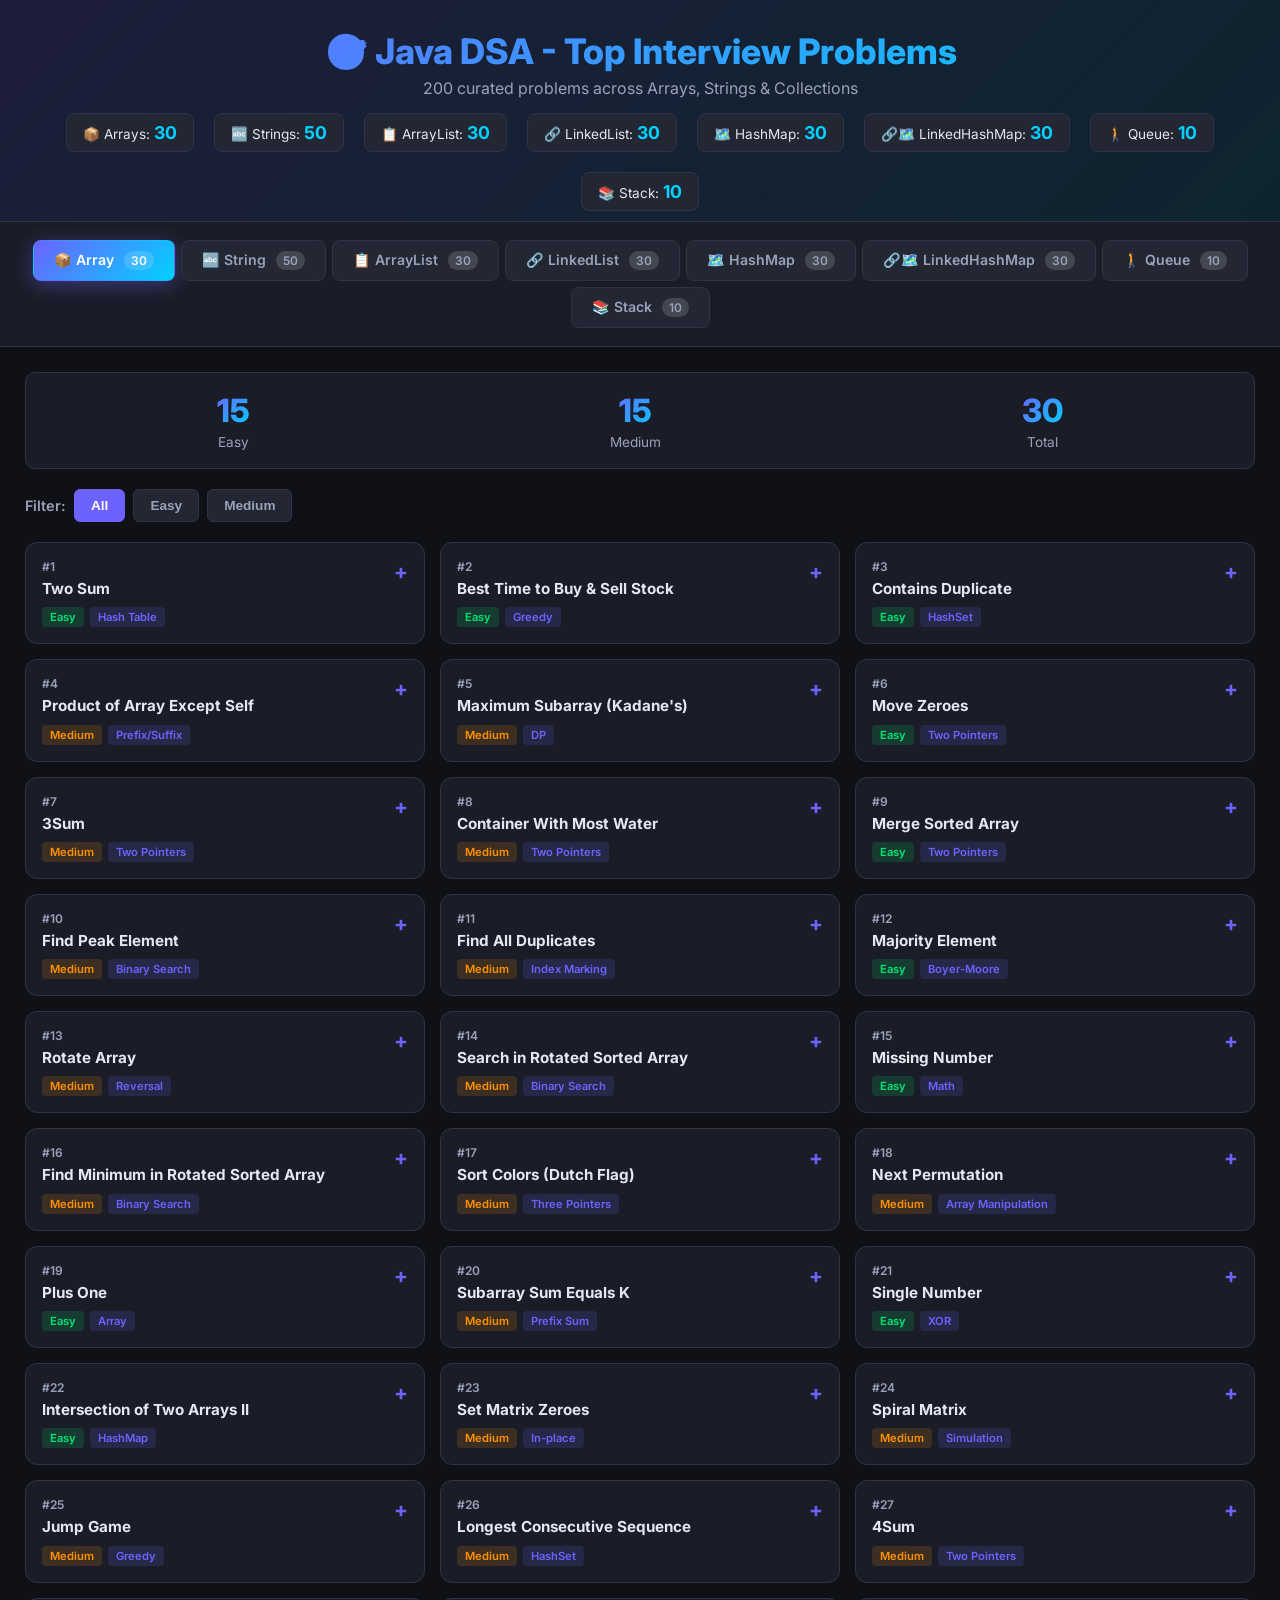
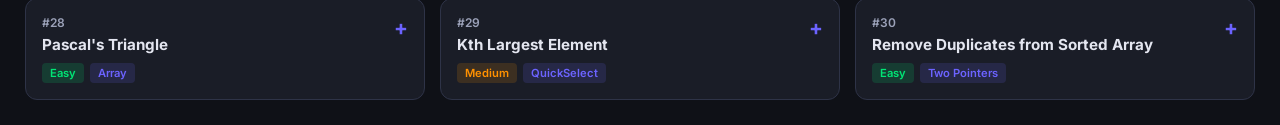
<file: JavaDSA2.html>
<!DOCTYPE html>
<html lang="en">
<head>
<meta charset="UTF-8">
<meta name="viewport" content="width=device-width, initial-scale=1.0">
<title>Java DSA - Top Problems Collection</title>
<style>
  @import url('https://fonts.googleapis.com/css2?family=JetBrains+Mono:wght@400;700&family=Inter:wght@400;600;700;800&display=swap');

  * { margin: 0; padding: 0; box-sizing: border-box; }

  :root {
    --bg: #0f1117;
    --surface: #1a1d27;
    --surface2: #232734;
    --border: #2e3347;
    --accent: #6c63ff;
    --accent2: #00d2ff;
    --accent3: #ff6b6b;
    --accent4: #feca57;
    --text: #e4e6f0;
    --text2: #9ba1b8;
    --green: #00e676;
    --orange: #ff9100;
    --red: #ff5252;
  }

  body {
    font-family: 'Inter', sans-serif;
    background: var(--bg);
    color: var(--text);
    min-height: 100vh;
    overflow-x: hidden;
  }

  .header {
    text-align: center;
    padding: 30px 20px 10px;
    background: linear-gradient(135deg, rgba(108,99,255,0.15), rgba(0,210,255,0.1));
    border-bottom: 1px solid var(--border);
  }

  .header h1 {
    font-size: 2.2em;
    font-weight: 800;
    background: linear-gradient(135deg, var(--accent), var(--accent2));
    -webkit-background-clip: text;
    -webkit-text-fill-color: transparent;
    margin-bottom: 5px;
  }

  .header p {
    color: var(--text2);
    font-size: 1em;
  }

  .stats {
    display: flex;
    justify-content: center;
    gap: 20px;
    margin-top: 15px;
    flex-wrap: wrap;
  }

  .stat {
    padding: 8px 16px;
    background: var(--surface2);
    border: 1px solid var(--border);
    border-radius: 8px;
    font-size: 0.85em;
  }

  .stat strong {
    color: var(--accent2);
    font-size: 1.3em;
  }

  /* Tab Navigation */
  .tab-nav {
    display: flex;
    flex-wrap: wrap;
    justify-content: center;
    gap: 6px;
    padding: 18px 20px;
    background: var(--surface);
    border-bottom: 1px solid var(--border);
    position: sticky;
    top: 0;
    z-index: 100;
  }

  .tab-btn {
    padding: 10px 20px;
    border: 1px solid var(--border);
    background: var(--surface2);
    color: var(--text2);
    border-radius: 8px;
    cursor: pointer;
    font-family: 'Inter', sans-serif;
    font-weight: 600;
    font-size: 0.88em;
    transition: all 0.3s;
  }

  .tab-btn:hover {
    border-color: var(--accent);
    color: var(--text);
    transform: translateY(-2px);
  }

  .tab-btn.active {
    background: linear-gradient(135deg, var(--accent), var(--accent2));
    color: #fff;
    border-color: transparent;
    box-shadow: 0 4px 20px rgba(108,99,255,0.4);
  }

  .tab-btn .count {
    display: inline-block;
    margin-left: 6px;
    padding: 2px 7px;
    background: rgba(255,255,255,0.15);
    border-radius: 10px;
    font-size: 0.85em;
  }

  /* Tab Content */
  .tab-content { display: none; padding: 25px; max-width: 1400px; margin: 0 auto; }
  .tab-content.active { display: block; animation: fadeIn 0.4s ease; }

  @keyframes fadeIn { from { opacity: 0; transform: translateY(15px); } to { opacity: 1; transform: translateY(0); } }

  /* Filter buttons */
  .filter-bar {
    display: flex;
    gap: 8px;
    margin-bottom: 20px;
    flex-wrap: wrap;
    align-items: center;
  }

  .filter-btn {
    padding: 8px 16px;
    background: var(--surface2);
    border: 1px solid var(--border);
    border-radius: 6px;
    cursor: pointer;
    font-size: 0.85em;
    font-weight: 600;
    color: var(--text2);
    transition: all 0.3s;
  }

  .filter-btn:hover { color: var(--text); }
  .filter-btn.active { 
    background: var(--accent); 
    color: #fff; 
    border-color: var(--accent);
  }

  .filter-label {
    color: var(--text2);
    font-size: 0.9em;
    font-weight: 600;
  }

  /* Problem Cards */
  .problem-grid {
    display: grid;
    grid-template-columns: repeat(auto-fill, minmax(380px, 1fr));
    gap: 15px;
  }

  .problem-card {
    background: var(--surface);
    border: 1px solid var(--border);
    border-radius: 12px;
    overflow: hidden;
    transition: all 0.3s;
  }

  .problem-card:hover {
    border-color: var(--accent);
    transform: translateY(-3px);
    box-shadow: 0 8px 25px rgba(108,99,255,0.2);
  }

  .problem-header {
    padding: 16px;
    cursor: pointer;
    display: flex;
    justify-content: space-between;
    align-items: flex-start;
    gap: 10px;
  }

  .problem-info {
    flex: 1;
  }

  .problem-number {
    font-size: 0.75em;
    color: var(--text2);
    font-weight: 600;
    margin-bottom: 4px;
  }

  .problem-title {
    font-size: 0.95em;
    font-weight: 700;
    color: var(--text);
    margin-bottom: 8px;
    line-height: 1.4;
  }

  .problem-tags {
    display: flex;
    gap: 6px;
    flex-wrap: wrap;
    margin-top: 8px;
  }

  .tag {
    font-size: 0.7em;
    padding: 3px 8px;
    border-radius: 4px;
    font-weight: 600;
  }

  .tag-easy { background: rgba(0,230,118,0.15); color: var(--green); }
  .tag-medium { background: rgba(255,145,0,0.15); color: var(--orange); }
  .tag-hard { background: rgba(255,82,82,0.15); color: var(--red); }

  .tag-pattern {
    background: rgba(108,99,255,0.15);
    color: var(--accent);
  }

  .expand-icon {
    color: var(--accent);
    font-size: 1.3em;
    transition: transform 0.3s;
    font-weight: 700;
  }

  .problem-body {
    display: none;
    padding: 0 16px 16px;
    border-top: 1px solid var(--border);
  }

  .problem-body.open {
    display: block;
    animation: slideDown 0.3s ease;
  }

  @keyframes slideDown {
    from { opacity: 0; max-height: 0; }
    to { opacity: 1; max-height: 2000px; }
  }

  .problem-desc {
    color: var(--text2);
    font-size: 0.88em;
    line-height: 1.6;
    margin: 12px 0;
  }

  .problem-approach {
    background: rgba(108,99,255,0.08);
    border-left: 3px solid var(--accent);
    padding: 10px 14px;
    border-radius: 0 6px 6px 0;
    margin: 10px 0;
    font-size: 0.85em;
  }

  .problem-approach strong {
    color: var(--accent2);
  }

  .code-block {
    background: #0d0f16;
    border: 1px solid var(--border);
    border-radius: 8px;
    padding: 14px;
    margin: 10px 0;
    overflow-x: auto;
    position: relative;
  }

  .code-block pre {
    font-family: 'JetBrains Mono', monospace;
    font-size: 0.8em;
    line-height: 1.6;
    color: #c8cee0;
  }

  .complexity {
    display: flex;
    gap: 15px;
    margin-top: 10px;
    font-size: 0.82em;
    font-family: 'JetBrains Mono', monospace;
  }

  .complexity-item {
    display: flex;
    align-items: center;
    gap: 5px;
  }

  .complexity-label {
    color: var(--text2);
  }

  .complexity-value {
    color: var(--green);
    font-weight: 700;
  }

  /* Syntax Highlighting */
  .kw { color: #c792ea; }
  .type { color: #82aaff; }
  .str { color: #c3e88d; }
  .num { color: #f78c6c; }
  .cm { color: #546e7a; font-style: italic; }
  .fn { color: #82aaff; }
  .op { color: #89ddff; }
  .var { color: #f07178; }
  .cls { color: #ffcb6b; }

  /* Stats summary */
  .section-stats {
    background: var(--surface);
    border: 1px solid var(--border);
    border-radius: 10px;
    padding: 18px;
    margin-bottom: 20px;
    display: flex;
    justify-content: space-around;
    flex-wrap: wrap;
    gap: 15px;
  }

  .stat-item {
    text-align: center;
  }

  .stat-number {
    font-size: 2em;
    font-weight: 800;
    background: linear-gradient(135deg, var(--accent), var(--accent2));
    -webkit-background-clip: text;
    -webkit-text-fill-color: transparent;
  }

  .stat-label {
    font-size: 0.85em;
    color: var(--text2);
    margin-top: 4px;
  }

  @media(max-width: 700px) {
    .problem-grid { grid-template-columns: 1fr; }
    .tab-btn { padding: 8px 12px; font-size: 0.78em; }
    .header h1 { font-size: 1.5em; }
  }
</style>
</head>
<body>

<div class="header">
  <h1>🎯 Java DSA - Top Interview Problems</h1>
  <p>200 curated problems across Arrays, Strings & Collections</p>
  <div class="stats">
    <div class="stat">📦 Arrays: <strong>30</strong></div>
    <div class="stat">🔤 Strings: <strong>50</strong></div>
    <div class="stat">📋 ArrayList: <strong>30</strong></div>
    <div class="stat">🔗 LinkedList: <strong>30</strong></div>
    <div class="stat">🗺️ HashMap: <strong>30</strong></div>
    <div class="stat">🔗🗺️ LinkedHashMap: <strong>30</strong></div>
    <div class="stat">🚶 Queue: <strong>10</strong></div>
    <div class="stat">📚 Stack: <strong>10</strong></div>
  </div>
</div>

<nav class="tab-nav">
  <button class="tab-btn active" data-tab="arrays">📦 Array <span class="count">30</span></button>
  <button class="tab-btn" data-tab="strings">🔤 String <span class="count">50</span></button>
  <button class="tab-btn" data-tab="arraylist">📋 ArrayList <span class="count">30</span></button>
  <button class="tab-btn" data-tab="linkedlist">🔗 LinkedList <span class="count">30</span></button>
  <button class="tab-btn" data-tab="hashmap">🗺️ HashMap <span class="count">30</span></button>
  <button class="tab-btn" data-tab="linkedhashmap">🔗🗺️ LinkedHashMap <span class="count">30</span></button>
  <button class="tab-btn" data-tab="queue">🚶 Queue <span class="count">10</span></button>
  <button class="tab-btn" data-tab="stack">📚 Stack <span class="count">10</span></button>
</nav>

<!-- ============================= ARRAYS (30) ============================= -->
<div class="tab-content active" id="arrays">
  <div class="section-stats">
    <div class="stat-item"><div class="stat-number">15</div><div class="stat-label">Easy</div></div>
    <div class="stat-item"><div class="stat-number">15</div><div class="stat-label">Medium</div></div>
    <div class="stat-item"><div class="stat-number">30</div><div class="stat-label">Total</div></div>
  </div>

  <div class="filter-bar">
    <span class="filter-label">Filter:</span>
    <button class="filter-btn active" data-filter="all">All</button>
    <button class="filter-btn" data-filter="easy">Easy</button>
    <button class="filter-btn" data-filter="medium">Medium</button>
  </div>

  <div class="problem-grid">
    <!-- Problem 1 -->
    <div class="problem-card" data-difficulty="easy">
      <div class="problem-header" onclick="toggleProblem(this)">
        <div class="problem-info">
          <div class="problem-number">#1</div>
          <div class="problem-title">Two Sum</div>
          <div class="problem-tags">
            <span class="tag tag-easy">Easy</span>
            <span class="tag tag-pattern">Hash Table</span>
          </div>
        </div>
        <div class="expand-icon">+</div>
      </div>
      <div class="problem-body">
        <div class="problem-desc">Given an array of integers and a target, return indices of two numbers that add up to target.</div>
        <div class="problem-approach"><strong>Approach:</strong> Use HashMap to store complement → index mapping</div>
        <div class="code-block"><pre><span class="kw">public int</span>[] <span class="fn">twoSum</span>(<span class="type">int</span>[] nums, <span class="type">int</span> target) {
    Map&lt;<span class="type">Integer</span>, <span class="type">Integer</span>&gt; map = <span class="kw">new</span> HashMap&lt;&gt;();
    <span class="kw">for</span> (<span class="type">int</span> i = <span class="num">0</span>; i &lt; nums.<span class="fn">length</span>; i++) {
        <span class="type">int</span> complement = target - nums[i];
        <span class="kw">if</span> (map.<span class="fn">containsKey</span>(complement))
            <span class="kw">return new</span> <span class="type">int</span>[]{map.<span class="fn">get</span>(complement), i};
        map.<span class="fn">put</span>(nums[i], i);
    }
    <span class="kw">return new</span> <span class="type">int</span>[]{};
}</pre></div>
        <div class="complexity">
          <div class="complexity-item"><span class="complexity-label">Time:</span> <span class="complexity-value">O(n)</span></div>
          <div class="complexity-item"><span class="complexity-label">Space:</span> <span class="complexity-value">O(n)</span></div>
        </div>
      </div>
    </div>

    <!-- Problem 2 -->
    <div class="problem-card" data-difficulty="medium">
      <div class="problem-header" onclick="toggleProblem(this)">
        <div class="problem-info">
          <div class="problem-number">#2</div>
          <div class="problem-title">Best Time to Buy & Sell Stock</div>
          <div class="problem-tags">
            <span class="tag tag-easy">Easy</span>
            <span class="tag tag-pattern">Greedy</span>
          </div>
        </div>
        <div class="expand-icon">+</div>
      </div>
      <div class="problem-body">
        <div class="problem-desc">Find max profit from one buy and one sell transaction.</div>
        <div class="problem-approach"><strong>Approach:</strong> Track min price seen so far, calculate profit at each step</div>
        <div class="code-block"><pre><span class="kw">public int</span> <span class="fn">maxProfit</span>(<span class="type">int</span>[] prices) {
    <span class="type">int</span> minPrice = Integer.MAX_VALUE;
    <span class="type">int</span> maxProfit = <span class="num">0</span>;
    <span class="kw">for</span> (<span class="type">int</span> price : prices) {
        minPrice = Math.<span class="fn">min</span>(minPrice, price);
        maxProfit = Math.<span class="fn">max</span>(maxProfit, price - minPrice);
    }
    <span class="kw">return</span> maxProfit;
}</pre></div>
        <div class="complexity">
          <div class="complexity-item"><span class="complexity-label">Time:</span> <span class="complexity-value">O(n)</span></div>
          <div class="complexity-item"><span class="complexity-label">Space:</span> <span class="complexity-value">O(1)</span></div>
        </div>
      </div>
    </div>

    <!-- Problem 3 -->
    <div class="problem-card" data-difficulty="easy">
      <div class="problem-header" onclick="toggleProblem(this)">
        <div class="problem-info">
          <div class="problem-number">#3</div>
          <div class="problem-title">Contains Duplicate</div>
          <div class="problem-tags">
            <span class="tag tag-easy">Easy</span>
            <span class="tag tag-pattern">HashSet</span>
          </div>
        </div>
        <div class="expand-icon">+</div>
      </div>
      <div class="problem-body">
        <div class="problem-desc">Check if array contains any duplicates.</div>
        <div class="problem-approach"><strong>Approach:</strong> Use HashSet to track seen elements</div>
        <div class="code-block"><pre><span class="kw">public boolean</span> <span class="fn">containsDuplicate</span>(<span class="type">int</span>[] nums) {
    Set&lt;<span class="type">Integer</span>&gt; seen = <span class="kw">new</span> HashSet&lt;&gt;();
    <span class="kw">for</span> (<span class="type">int</span> num : nums) {
        <span class="kw">if</span> (!seen.<span class="fn">add</span>(num)) <span class="kw">return true</span>;
    }
    <span class="kw">return false</span>;
}</pre></div>
        <div class="complexity">
          <div class="complexity-item"><span class="complexity-label">Time:</span> <span class="complexity-value">O(n)</span></div>
          <div class="complexity-item"><span class="complexity-label">Space:</span> <span class="complexity-value">O(n)</span></div>
        </div>
      </div>
    </div>

    <!-- Problem 4 -->
    <div class="problem-card" data-difficulty="medium">
      <div class="problem-header" onclick="toggleProblem(this)">
        <div class="problem-info">
          <div class="problem-number">#4</div>
          <div class="problem-title">Product of Array Except Self</div>
          <div class="problem-tags">
            <span class="tag tag-medium">Medium</span>
            <span class="tag tag-pattern">Prefix/Suffix</span>
          </div>
        </div>
        <div class="expand-icon">+</div>
      </div>
      <div class="problem-body">
        <div class="problem-desc">Return array where result[i] = product of all elements except nums[i] (no division allowed).</div>
        <div class="problem-approach"><strong>Approach:</strong> Left products × Right products in two passes</div>
        <div class="code-block"><pre><span class="kw">public int</span>[] <span class="fn">productExceptSelf</span>(<span class="type">int</span>[] nums) {
    <span class="type">int</span> n = nums.<span class="fn">length</span>;
    <span class="type">int</span>[] res = <span class="kw">new</span> <span class="type">int</span>[n];
    res[<span class="num">0</span>] = <span class="num">1</span>;
    <span class="kw">for</span> (<span class="type">int</span> i = <span class="num">1</span>; i &lt; n; i++)
        res[i] = res[i-<span class="num">1</span>] * nums[i-<span class="num">1</span>];
    <span class="type">int</span> right = <span class="num">1</span>;
    <span class="kw">for</span> (<span class="type">int</span> i = n-<span class="num">1</span>; i &gt;= <span class="num">0</span>; i--) {
        res[i] *= right;
        right *= nums[i];
    }
    <span class="kw">return</span> res;
}</pre></div>
        <div class="complexity">
          <div class="complexity-item"><span class="complexity-label">Time:</span> <span class="complexity-value">O(n)</span></div>
          <div class="complexity-item"><span class="complexity-label">Space:</span> <span class="complexity-value">O(1)</span></div>
        </div>
      </div>
    </div>

    <!-- Problem 5 -->
    <div class="problem-card" data-difficulty="medium">
      <div class="problem-header" onclick="toggleProblem(this)">
        <div class="problem-info">
          <div class="problem-number">#5</div>
          <div class="problem-title">Maximum Subarray (Kadane's)</div>
          <div class="problem-tags">
            <span class="tag tag-medium">Medium</span>
            <span class="tag tag-pattern">DP</span>
          </div>
        </div>
        <div class="expand-icon">+</div>
      </div>
      <div class="problem-body">
        <div class="problem-desc">Find contiguous subarray with largest sum.</div>
        <div class="problem-approach"><strong>Approach:</strong> Kadane's algorithm - at each position decide to extend or restart</div>
        <div class="code-block"><pre><span class="kw">public int</span> <span class="fn">maxSubArray</span>(<span class="type">int</span>[] nums) {
    <span class="type">int</span> maxSum = nums[<span class="num">0</span>], curSum = nums[<span class="num">0</span>];
    <span class="kw">for</span> (<span class="type">int</span> i = <span class="num">1</span>; i &lt; nums.<span class="fn">length</span>; i++) {
        curSum = Math.<span class="fn">max</span>(nums[i], curSum + nums[i]);
        maxSum = Math.<span class="fn">max</span>(maxSum, curSum);
    }
    <span class="kw">return</span> maxSum;
}</pre></div>
        <div class="complexity">
          <div class="complexity-item"><span class="complexity-label">Time:</span> <span class="complexity-value">O(n)</span></div>
          <div class="complexity-item"><span class="complexity-label">Space:</span> <span class="complexity-value">O(1)</span></div>
        </div>
      </div>
    </div>

    <!-- Problem 6 -->
    <div class="problem-card" data-difficulty="easy">
      <div class="problem-header" onclick="toggleProblem(this)">
        <div class="problem-info">
          <div class="problem-number">#6</div>
          <div class="problem-title">Move Zeroes</div>
          <div class="problem-tags">
            <span class="tag tag-easy">Easy</span>
            <span class="tag tag-pattern">Two Pointers</span>
          </div>
        </div>
        <div class="expand-icon">+</div>
      </div>
      <div class="problem-body">
        <div class="problem-desc">Move all zeros to end while maintaining relative order of non-zero elements.</div>
        <div class="problem-approach"><strong>Approach:</strong> Insert pointer tracks position for next non-zero</div>
        <div class="code-block"><pre><span class="kw">public void</span> <span class="fn">moveZeroes</span>(<span class="type">int</span>[] nums) {
    <span class="type">int</span> insertPos = <span class="num">0</span>;
    <span class="kw">for</span> (<span class="type">int</span> num : nums) {
        <span class="kw">if</span> (num != <span class="num">0</span>) {
            nums[insertPos++] = num;
        }
    }
    <span class="kw">while</span> (insertPos &lt; nums.<span class="fn">length</span>) {
        nums[insertPos++] = <span class="num">0</span>;
    }
}</pre></div>
        <div class="complexity">
          <div class="complexity-item"><span class="complexity-label">Time:</span> <span class="complexity-value">O(n)</span></div>
          <div class="complexity-item"><span class="complexity-label">Space:</span> <span class="complexity-value">O(1)</span></div>
        </div>
      </div>
    </div>

    <!-- Problem 7 -->
    <div class="problem-card" data-difficulty="medium">
      <div class="problem-header" onclick="toggleProblem(this)">
        <div class="problem-info">
          <div class="problem-number">#7</div>
          <div class="problem-title">3Sum</div>
          <div class="problem-tags">
            <span class="tag tag-medium">Medium</span>
            <span class="tag tag-pattern">Two Pointers</span>
          </div>
        </div>
        <div class="expand-icon">+</div>
      </div>
      <div class="problem-body">
        <div class="problem-desc">Find all unique triplets that sum to zero.</div>
        <div class="problem-approach"><strong>Approach:</strong> Sort + fix one element + two pointers on remainder</div>
        <div class="code-block"><pre><span class="kw">public</span> List&lt;List&lt;<span class="type">Integer</span>&gt;&gt; <span class="fn">threeSum</span>(<span class="type">int</span>[] nums) {
    Arrays.<span class="fn">sort</span>(nums);
    List&lt;List&lt;<span class="type">Integer</span>&gt;&gt; res = <span class="kw">new</span> ArrayList&lt;&gt;();
    <span class="kw">for</span> (<span class="type">int</span> i = <span class="num">0</span>; i &lt; nums.<span class="fn">length</span>-<span class="num">2</span>; i++) {
        <span class="kw">if</span> (i &gt; <span class="num">0</span> && nums[i] == nums[i-<span class="num">1</span>]) <span class="kw">continue</span>;
        <span class="type">int</span> l = i+<span class="num">1</span>, r = nums.<span class="fn">length</span>-<span class="num">1</span>;
        <span class="kw">while</span> (l &lt; r) {
            <span class="type">int</span> sum = nums[i] + nums[l] + nums[r];
            <span class="kw">if</span> (sum == <span class="num">0</span>) {
                res.<span class="fn">add</span>(Arrays.<span class="fn">asList</span>(nums[i], nums[l], nums[r]));
                <span class="kw">while</span> (l &lt; r && nums[l] == nums[l+<span class="num">1</span>]) l++;
                <span class="kw">while</span> (l &lt; r && nums[r] == nums[r-<span class="num">1</span>]) r--;
                l++; r--;
            } <span class="kw">else if</span> (sum &lt; <span class="num">0</span>) l++;
            <span class="kw">else</span> r--;
        }
    }
    <span class="kw">return</span> res;
}</pre></div>
        <div class="complexity">
          <div class="complexity-item"><span class="complexity-label">Time:</span> <span class="complexity-value">O(n²)</span></div>
          <div class="complexity-item"><span class="complexity-label">Space:</span> <span class="complexity-value">O(1)</span></div>
        </div>
      </div>
    </div>

    <!-- Problem 8 -->
    <div class="problem-card" data-difficulty="medium">
      <div class="problem-header" onclick="toggleProblem(this)">
        <div class="problem-info">
          <div class="problem-number">#8</div>
          <div class="problem-title">Container With Most Water</div>
          <div class="problem-tags">
            <span class="tag tag-medium">Medium</span>
            <span class="tag tag-pattern">Two Pointers</span>
          </div>
        </div>
        <div class="expand-icon">+</div>
      </div>
      <div class="problem-body">
        <div class="problem-desc">Find two lines that together with x-axis form container holding most water.</div>
        <div class="problem-approach"><strong>Approach:</strong> Two pointers - move pointer at shorter height</div>
        <div class="code-block"><pre><span class="kw">public int</span> <span class="fn">maxArea</span>(<span class="type">int</span>[] height) {
    <span class="type">int</span> l = <span class="num">0</span>, r = height.<span class="fn">length</span> - <span class="num">1</span>, maxArea = <span class="num">0</span>;
    <span class="kw">while</span> (l &lt; r) {
        <span class="type">int</span> area = Math.<span class="fn">min</span>(height[l], height[r]) * (r - l);
        maxArea = Math.<span class="fn">max</span>(maxArea, area);
        <span class="kw">if</span> (height[l] &lt; height[r]) l++;
        <span class="kw">else</span> r--;
    }
    <span class="kw">return</span> maxArea;
}</pre></div>
        <div class="complexity">
          <div class="complexity-item"><span class="complexity-label">Time:</span> <span class="complexity-value">O(n)</span></div>
          <div class="complexity-item"><span class="complexity-label">Space:</span> <span class="complexity-value">O(1)</span></div>
        </div>
      </div>
    </div>

    <!-- Problem 9 -->
    <div class="problem-card" data-difficulty="easy">
      <div class="problem-header" onclick="toggleProblem(this)">
        <div class="problem-info">
          <div class="problem-number">#9</div>
          <div class="problem-title">Merge Sorted Array</div>
          <div class="problem-tags">
            <span class="tag tag-easy">Easy</span>
            <span class="tag tag-pattern">Two Pointers</span>
          </div>
        </div>
        <div class="expand-icon">+</div>
      </div>
      <div class="problem-body">
        <div class="problem-desc">Merge nums2 into nums1 (which has extra space).</div>
        <div class="problem-approach"><strong>Approach:</strong> Fill from end to avoid overwriting</div>
        <div class="code-block"><pre><span class="kw">public void</span> <span class="fn">merge</span>(<span class="type">int</span>[] nums1, <span class="type">int</span> m, <span class="type">int</span>[] nums2, <span class="type">int</span> n) {
    <span class="type">int</span> i = m-<span class="num">1</span>, j = n-<span class="num">1</span>, k = m+n-<span class="num">1</span>;
    <span class="kw">while</span> (j &gt;= <span class="num">0</span>) {
        <span class="kw">if</span> (i &gt;= <span class="num">0</span> && nums1[i] &gt; nums2[j])
            nums1[k--] = nums1[i--];
        <span class="kw">else</span>
            nums1[k--] = nums2[j--];
    }
}</pre></div>
        <div class="complexity">
          <div class="complexity-item"><span class="complexity-label">Time:</span> <span class="complexity-value">O(m+n)</span></div>
          <div class="complexity-item"><span class="complexity-label">Space:</span> <span class="complexity-value">O(1)</span></div>
        </div>
      </div>
    </div>

    <!-- Problem 10 -->
    <div class="problem-card" data-difficulty="medium">
      <div class="problem-header" onclick="toggleProblem(this)">
        <div class="problem-info">
          <div class="problem-number">#10</div>
          <div class="problem-title">Find Peak Element</div>
          <div class="problem-tags">
            <span class="tag tag-medium">Medium</span>
            <span class="tag tag-pattern">Binary Search</span>
          </div>
        </div>
        <div class="expand-icon">+</div>
      </div>
      <div class="problem-body">
        <div class="problem-desc">Find a peak element (greater than neighbors).</div>
        <div class="problem-approach"><strong>Approach:</strong> Binary search - move towards higher neighbor</div>
        <div class="code-block"><pre><span class="kw">public int</span> <span class="fn">findPeakElement</span>(<span class="type">int</span>[] nums) {
    <span class="type">int</span> l = <span class="num">0</span>, r = nums.<span class="fn">length</span> - <span class="num">1</span>;
    <span class="kw">while</span> (l &lt; r) {
        <span class="type">int</span> mid = l + (r - l) / <span class="num">2</span>;
        <span class="kw">if</span> (nums[mid] &gt; nums[mid+<span class="num">1</span>])
            r = mid;
        <span class="kw">else</span>
            l = mid + <span class="num">1</span>;
    }
    <span class="kw">return</span> l;
}</pre></div>
        <div class="complexity">
          <div class="complexity-item"><span class="complexity-label">Time:</span> <span class="complexity-value">O(log n)</span></div>
          <div class="complexity-item"><span class="complexity-label">Space:</span> <span class="complexity-value">O(1)</span></div>
        </div>
      </div>
    </div>

    <!-- Problem 11 -->
    <div class="problem-card" data-difficulty="easy">
      <div class="problem-header" onclick="toggleProblem(this)">
        <div class="problem-info">
          <div class="problem-number">#11</div>
          <div class="problem-title">Find All Duplicates</div>
          <div class="problem-tags">
            <span class="tag tag-medium">Medium</span>
            <span class="tag tag-pattern">Index Marking</span>
          </div>
        </div>
        <div class="expand-icon">+</div>
      </div>
      <div class="problem-body">
        <div class="problem-desc">Find all duplicates in array where 1 ≤ a[i] ≤ n.</div>
        <div class="problem-approach"><strong>Approach:</strong> Use index as hash - negate values at index to mark seen</div>
        <div class="code-block"><pre><span class="kw">public</span> List&lt;<span class="type">Integer</span>&gt; <span class="fn">findDuplicates</span>(<span class="type">int</span>[] nums) {
    List&lt;<span class="type">Integer</span>&gt; res = <span class="kw">new</span> ArrayList&lt;&gt;();
    <span class="kw">for</span> (<span class="type">int</span> num : nums) {
        <span class="type">int</span> idx = Math.<span class="fn">abs</span>(num) - <span class="num">1</span>;
        <span class="kw">if</span> (nums[idx] &lt; <span class="num">0</span>) res.<span class="fn">add</span>(Math.<span class="fn">abs</span>(num));
        nums[idx] = -nums[idx];
    }
    <span class="kw">return</span> res;
}</pre></div>
        <div class="complexity">
          <div class="complexity-item"><span class="complexity-label">Time:</span> <span class="complexity-value">O(n)</span></div>
          <div class="complexity-item"><span class="complexity-label">Space:</span> <span class="complexity-value">O(1)</span></div>
        </div>
      </div>
    </div>

    <!-- Problem 12 -->
    <div class="problem-card" data-difficulty="easy">
      <div class="problem-header" onclick="toggleProblem(this)">
        <div class="problem-info">
          <div class="problem-number">#12</div>
          <div class="problem-title">Majority Element</div>
          <div class="problem-tags">
            <span class="tag tag-easy">Easy</span>
            <span class="tag tag-pattern">Boyer-Moore</span>
          </div>
        </div>
        <div class="expand-icon">+</div>
      </div>
      <div class="problem-body">
        <div class="problem-desc">Find element appearing more than ⌊n/2⌋ times.</div>
        <div class="problem-approach"><strong>Approach:</strong> Boyer-Moore voting algorithm</div>
        <div class="code-block"><pre><span class="kw">public int</span> <span class="fn">majorityElement</span>(<span class="type">int</span>[] nums) {
    <span class="type">int</span> candidate = <span class="num">0</span>, count = <span class="num">0</span>;
    <span class="kw">for</span> (<span class="type">int</span> num : nums) {
        <span class="kw">if</span> (count == <span class="num">0</span>) candidate = num;
        count += (num == candidate) ? <span class="num">1</span> : -<span class="num">1</span>;
    }
    <span class="kw">return</span> candidate;
}</pre></div>
        <div class="complexity">
          <div class="complexity-item"><span class="complexity-label">Time:</span> <span class="complexity-value">O(n)</span></div>
          <div class="complexity-item"><span class="complexity-label">Space:</span> <span class="complexity-value">O(1)</span></div>
        </div>
      </div>
    </div>

    <!-- Problem 13 -->
    <div class="problem-card" data-difficulty="medium">
      <div class="problem-header" onclick="toggleProblem(this)">
        <div class="problem-info">
          <div class="problem-number">#13</div>
          <div class="problem-title">Rotate Array</div>
          <div class="problem-tags">
            <span class="tag tag-medium">Medium</span>
            <span class="tag tag-pattern">Reversal</span>
          </div>
        </div>
        <div class="expand-icon">+</div>
      </div>
      <div class="problem-body">
        <div class="problem-desc">Rotate array to right by k steps.</div>
        <div class="problem-approach"><strong>Approach:</strong> Reverse all → reverse first k → reverse last n-k</div>
        <div class="code-block"><pre><span class="kw">public void</span> <span class="fn">rotate</span>(<span class="type">int</span>[] nums, <span class="type">int</span> k) {
    k %= nums.<span class="fn">length</span>;
    <span class="fn">reverse</span>(nums, <span class="num">0</span>, nums.<span class="fn">length</span>-<span class="num">1</span>);
    <span class="fn">reverse</span>(nums, <span class="num">0</span>, k-<span class="num">1</span>);
    <span class="fn">reverse</span>(nums, k, nums.<span class="fn">length</span>-<span class="num">1</span>);
}
<span class="kw">void</span> <span class="fn">reverse</span>(<span class="type">int</span>[] a, <span class="type">int</span> l, <span class="type">int</span> r) {
    <span class="kw">while</span> (l &lt; r) {
        <span class="type">int</span> t = a[l]; a[l++] = a[r]; a[r--] = t;
    }
}</pre></div>
        <div class="complexity">
          <div class="complexity-item"><span class="complexity-label">Time:</span> <span class="complexity-value">O(n)</span></div>
          <div class="complexity-item"><span class="complexity-label">Space:</span> <span class="complexity-value">O(1)</span></div>
        </div>
      </div>
    </div>

    <!-- Problem 14 -->
    <div class="problem-card" data-difficulty="medium">
      <div class="problem-header" onclick="toggleProblem(this)">
        <div class="problem-info">
          <div class="problem-number">#14</div>
          <div class="problem-title">Search in Rotated Sorted Array</div>
          <div class="problem-tags">
            <span class="tag tag-medium">Medium</span>
            <span class="tag tag-pattern">Binary Search</span>
          </div>
        </div>
        <div class="expand-icon">+</div>
      </div>
      <div class="problem-body">
        <div class="problem-desc">Search target in rotated sorted array in O(log n).</div>
        <div class="problem-approach"><strong>Approach:</strong> Modified binary search - determine which half is sorted</div>
        <div class="code-block"><pre><span class="kw">public int</span> <span class="fn">search</span>(<span class="type">int</span>[] nums, <span class="type">int</span> target) {
    <span class="type">int</span> l = <span class="num">0</span>, r = nums.<span class="fn">length</span> - <span class="num">1</span>;
    <span class="kw">while</span> (l &lt;= r) {
        <span class="type">int</span> mid = l + (r - l) / <span class="num">2</span>;
        <span class="kw">if</span> (nums[mid] == target) <span class="kw">return</span> mid;
        <span class="kw">if</span> (nums[l] &lt;= nums[mid]) {
            <span class="kw">if</span> (target &gt;= nums[l] && target &lt; nums[mid])
                r = mid - <span class="num">1</span>;
            <span class="kw">else</span> l = mid + <span class="num">1</span>;
        } <span class="kw">else</span> {
            <span class="kw">if</span> (target &gt; nums[mid] && target &lt;= nums[r])
                l = mid + <span class="num">1</span>;
            <span class="kw">else</span> r = mid - <span class="num">1</span>;
        }
    }
    <span class="kw">return</span> -<span class="num">1</span>;
}</pre></div>
        <div class="complexity">
          <div class="complexity-item"><span class="complexity-label">Time:</span> <span class="complexity-value">O(log n)</span></div>
          <div class="complexity-item"><span class="complexity-label">Space:</span> <span class="complexity-value">O(1)</span></div>
        </div>
      </div>
    </div>

    <!-- Problem 15 -->
    <div class="problem-card" data-difficulty="easy">
      <div class="problem-header" onclick="toggleProblem(this)">
        <div class="problem-info">
          <div class="problem-number">#15</div>
          <div class="problem-title">Missing Number</div>
          <div class="problem-tags">
            <span class="tag tag-easy">Easy</span>
            <span class="tag tag-pattern">Math</span>
          </div>
        </div>
        <div class="expand-icon">+</div>
      </div>
      <div class="problem-body">
        <div class="problem-desc">Find missing number in array containing 0 to n.</div>
        <div class="problem-approach"><strong>Approach:</strong> Sum formula or XOR</div>
        <div class="code-block"><pre><span class="kw">public int</span> <span class="fn">missingNumber</span>(<span class="type">int</span>[] nums) {
    <span class="type">int</span> n = nums.<span class="fn">length</span>;
    <span class="type">int</span> expected = n * (n + <span class="num">1</span>) / <span class="num">2</span>;
    <span class="type">int</span> actual = <span class="num">0</span>;
    <span class="kw">for</span> (<span class="type">int</span> num : nums) actual += num;
    <span class="kw">return</span> expected - actual;
}</pre></div>
        <div class="complexity">
          <div class="complexity-item"><span class="complexity-label">Time:</span> <span class="complexity-value">O(n)</span></div>
          <div class="complexity-item"><span class="complexity-label">Space:</span> <span class="complexity-value">O(1)</span></div>
        </div>
      </div>
    </div>

    <!-- Problem 16 -->
    <div class="problem-card" data-difficulty="medium">
      <div class="problem-header" onclick="toggleProblem(this)">
        <div class="problem-info">
          <div class="problem-number">#16</div>
          <div class="problem-title">Find Minimum in Rotated Sorted Array</div>
          <div class="problem-tags">
            <span class="tag tag-medium">Medium</span>
            <span class="tag tag-pattern">Binary Search</span>
          </div>
        </div>
        <div class="expand-icon">+</div>
      </div>
      <div class="problem-body">
        <div class="problem-desc">Find minimum element in rotated sorted array.</div>
        <div class="problem-approach"><strong>Approach:</strong> Binary search - compare mid with right</div>
        <div class="code-block"><pre><span class="kw">public int</span> <span class="fn">findMin</span>(<span class="type">int</span>[] nums) {
    <span class="type">int</span> l = <span class="num">0</span>, r = nums.<span class="fn">length</span> - <span class="num">1</span>;
    <span class="kw">while</span> (l &lt; r) {
        <span class="type">int</span> mid = l + (r - l) / <span class="num">2</span>;
        <span class="kw">if</span> (nums[mid] &gt; nums[r])
            l = mid + <span class="num">1</span>;
        <span class="kw">else</span>
            r = mid;
    }
    <span class="kw">return</span> nums[l];
}</pre></div>
        <div class="complexity">
          <div class="complexity-item"><span class="complexity-label">Time:</span> <span class="complexity-value">O(log n)</span></div>
          <div class="complexity-item"><span class="complexity-label">Space:</span> <span class="complexity-value">O(1)</span></div>
        </div>
      </div>
    </div>

    <!-- Problem 17 -->
    <div class="problem-card" data-difficulty="medium">
      <div class="problem-header" onclick="toggleProblem(this)">
        <div class="problem-info">
          <div class="problem-number">#17</div>
          <div class="problem-title">Sort Colors (Dutch Flag)</div>
          <div class="problem-tags">
            <span class="tag tag-medium">Medium</span>
            <span class="tag tag-pattern">Three Pointers</span>
          </div>
        </div>
        <div class="expand-icon">+</div>
      </div>
      <div class="problem-body">
        <div class="problem-desc">Sort array with only 0s, 1s, 2s in one pass.</div>
        <div class="problem-approach"><strong>Approach:</strong> Three pointers - low, mid, high</div>
        <div class="code-block"><pre><span class="kw">public void</span> <span class="fn">sortColors</span>(<span class="type">int</span>[] nums) {
    <span class="type">int</span> low = <span class="num">0</span>, mid = <span class="num">0</span>, high = nums.<span class="fn">length</span> - <span class="num">1</span>;
    <span class="kw">while</span> (mid &lt;= high) {
        <span class="kw">if</span> (nums[mid] == <span class="num">0</span>) {
            <span class="fn">swap</span>(nums, low++, mid++);
        } <span class="kw">else if</span> (nums[mid] == <span class="num">2</span>) {
            <span class="fn">swap</span>(nums, mid, high--);
        } <span class="kw">else</span> {
            mid++;
        }
    }
}
<span class="kw">void</span> <span class="fn">swap</span>(<span class="type">int</span>[] a, <span class="type">int</span> i, <span class="type">int</span> j) {
    <span class="type">int</span> t = a[i]; a[i] = a[j]; a[j] = t;
}</pre></div>
        <div class="complexity">
          <div class="complexity-item"><span class="complexity-label">Time:</span> <span class="complexity-value">O(n)</span></div>
          <div class="complexity-item"><span class="complexity-label">Space:</span> <span class="complexity-value">O(1)</span></div>
        </div>
      </div>
    </div>

    <!-- Problem 18 -->
    <div class="problem-card" data-difficulty="medium">
      <div class="problem-header" onclick="toggleProblem(this)">
        <div class="problem-info">
          <div class="problem-number">#18</div>
          <div class="problem-title">Next Permutation</div>
          <div class="problem-tags">
            <span class="tag tag-medium">Medium</span>
            <span class="tag tag-pattern">Array Manipulation</span>
          </div>
        </div>
        <div class="expand-icon">+</div>
      </div>
      <div class="problem-body">
        <div class="problem-desc">Rearrange to next lexicographically greater permutation.</div>
        <div class="problem-approach"><strong>Approach:</strong> Find rightmost ascending pair → swap → reverse suffix</div>
        <div class="code-block"><pre><span class="kw">public void</span> <span class="fn">nextPermutation</span>(<span class="type">int</span>[] nums) {
    <span class="type">int</span> i = nums.<span class="fn">length</span> - <span class="num">2</span>;
    <span class="kw">while</span> (i &gt;= <span class="num">0</span> && nums[i] &gt;= nums[i+<span class="num">1</span>]) i--;
    <span class="kw">if</span> (i &gt;= <span class="num">0</span>) {
        <span class="type">int</span> j = nums.<span class="fn">length</span> - <span class="num">1</span>;
        <span class="kw">while</span> (nums[j] &lt;= nums[i]) j--;
        <span class="fn">swap</span>(nums, i, j);
    }
    <span class="fn">reverse</span>(nums, i+<span class="num">1</span>, nums.<span class="fn">length</span>-<span class="num">1</span>);
}</pre></div>
        <div class="complexity">
          <div class="complexity-item"><span class="complexity-label">Time:</span> <span class="complexity-value">O(n)</span></div>
          <div class="complexity-item"><span class="complexity-label">Space:</span> <span class="complexity-value">O(1)</span></div>
        </div>
      </div>
    </div>

    <!-- Problem 19 -->
    <div class="problem-card" data-difficulty="easy">
      <div class="problem-header" onclick="toggleProblem(this)">
        <div class="problem-info">
          <div class="problem-number">#19</div>
          <div class="problem-title">Plus One</div>
          <div class="problem-tags">
            <span class="tag tag-easy">Easy</span>
            <span class="tag tag-pattern">Array</span>
          </div>
        </div>
        <div class="expand-icon">+</div>
      </div>
      <div class="problem-body">
        <div class="problem-desc">Increment large integer represented as array.</div>
        <div class="problem-approach"><strong>Approach:</strong> Add from right, handle carry</div>
        <div class="code-block"><pre><span class="kw">public int</span>[] <span class="fn">plusOne</span>(<span class="type">int</span>[] digits) {
    <span class="kw">for</span> (<span class="type">int</span> i = digits.<span class="fn">length</span> - <span class="num">1</span>; i &gt;= <span class="num">0</span>; i--) {
        <span class="kw">if</span> (digits[i] &lt; <span class="num">9</span>) {
            digits[i]++;
            <span class="kw">return</span> digits;
        }
        digits[i] = <span class="num">0</span>;
    }
    <span class="type">int</span>[] res = <span class="kw">new</span> <span class="type">int</span>[digits.<span class="fn">length</span> + <span class="num">1</span>];
    res[<span class="num">0</span>] = <span class="num">1</span>;
    <span class="kw">return</span> res;
}</pre></div>
        <div class="complexity">
          <div class="complexity-item"><span class="complexity-label">Time:</span> <span class="complexity-value">O(n)</span></div>
          <div class="complexity-item"><span class="complexity-label">Space:</span> <span class="complexity-value">O(1)</span></div>
        </div>
      </div>
    </div>

    <!-- Problem 20 -->
    <div class="problem-card" data-difficulty="medium">
      <div class="problem-header" onclick="toggleProblem(this)">
        <div class="problem-info">
          <div class="problem-number">#20</div>
          <div class="problem-title">Subarray Sum Equals K</div>
          <div class="problem-tags">
            <span class="tag tag-medium">Medium</span>
            <span class="tag tag-pattern">Prefix Sum</span>
          </div>
        </div>
        <div class="expand-icon">+</div>
      </div>
      <div class="problem-body">
        <div class="problem-desc">Count subarrays with sum equal to k.</div>
        <div class="problem-approach"><strong>Approach:</strong> Prefix sum + HashMap</div>
        <div class="code-block"><pre><span class="kw">public int</span> <span class="fn">subarraySum</span>(<span class="type">int</span>[] nums, <span class="type">int</span> k) {
    Map&lt;<span class="type">Integer</span>, <span class="type">Integer</span>&gt; map = <span class="kw">new</span> HashMap&lt;&gt;();
    map.<span class="fn">put</span>(<span class="num">0</span>, <span class="num">1</span>);
    <span class="type">int</span> sum = <span class="num">0</span>, count = <span class="num">0</span>;
    <span class="kw">for</span> (<span class="type">int</span> num : nums) {
        sum += num;
        count += map.<span class="fn">getOrDefault</span>(sum - k, <span class="num">0</span>);
        map.<span class="fn">merge</span>(sum, <span class="num">1</span>, Integer::sum);
    }
    <span class="kw">return</span> count;
}</pre></div>
        <div class="complexity">
          <div class="complexity-item"><span class="complexity-label">Time:</span> <span class="complexity-value">O(n)</span></div>
          <div class="complexity-item"><span class="complexity-label">Space:</span> <span class="complexity-value">O(n)</span></div>
        </div>
      </div>
    </div>

    <!-- Remaining 10 problems condensed -->
    <div class="problem-card" data-difficulty="easy">
      <div class="problem-header" onclick="toggleProblem(this)">
        <div class="problem-info">
          <div class="problem-number">#21</div>
          <div class="problem-title">Single Number</div>
          <div class="problem-tags">
            <span class="tag tag-easy">Easy</span>
            <span class="tag tag-pattern">XOR</span>
          </div>
        </div>
        <div class="expand-icon">+</div>
      </div>
      <div class="problem-body">
        <div class="problem-desc">Find element appearing once (others appear twice).</div>
        <div class="code-block"><pre><span class="kw">public int</span> <span class="fn">singleNumber</span>(<span class="type">int</span>[] nums) {
    <span class="type">int</span> res = <span class="num">0</span>;
    <span class="kw">for</span> (<span class="type">int</span> n : nums) res ^= n;
    <span class="kw">return</span> res;
}</pre></div>
      </div>
    </div>

    <div class="problem-card" data-difficulty="easy">
      <div class="problem-header" onclick="toggleProblem(this)">
        <div class="problem-info">
          <div class="problem-number">#22</div>
          <div class="problem-title">Intersection of Two Arrays II</div>
          <div class="problem-tags">
            <span class="tag tag-easy">Easy</span>
            <span class="tag tag-pattern">HashMap</span>
          </div>
        </div>
        <div class="expand-icon">+</div>
      </div>
      <div class="problem-body">
        <div class="problem-desc">Find intersection including duplicates.</div>
        <div class="code-block"><pre><span class="kw">public int</span>[] <span class="fn">intersect</span>(<span class="type">int</span>[] nums1, <span class="type">int</span>[] nums2) {
    Map&lt;<span class="type">Integer</span>,<span class="type">Integer</span>&gt; map = <span class="kw">new</span> HashMap&lt;&gt;();
    <span class="kw">for</span> (<span class="type">int</span> n : nums1) map.<span class="fn">merge</span>(n, <span class="num">1</span>, Integer::sum);
    List&lt;<span class="type">Integer</span>&gt; res = <span class="kw">new</span> ArrayList&lt;&gt;();
    <span class="kw">for</span> (<span class="type">int</span> n : nums2) {
        <span class="kw">if</span> (map.<span class="fn">getOrDefault</span>(n,<span class="num">0</span>) &gt; <span class="num">0</span>) {
            res.<span class="fn">add</span>(n);
            map.<span class="fn">merge</span>(n, -<span class="num">1</span>, Integer::sum);
        }
    }
    <span class="kw">return</span> res.<span class="fn">stream</span>().<span class="fn">mapToInt</span>(i->i).<span class="fn">toArray</span>();
}</pre></div>
      </div>
    </div>

    <div class="problem-card" data-difficulty="medium">
      <div class="problem-header" onclick="toggleProblem(this)">
        <div class="problem-info">
          <div class="problem-number">#23</div>
          <div class="problem-title">Set Matrix Zeroes</div>
          <div class="problem-tags">
            <span class="tag tag-medium">Medium</span>
            <span class="tag tag-pattern">In-place</span>
          </div>
        </div>
        <div class="expand-icon">+</div>
      </div>
      <div class="problem-body">
        <div class="problem-desc">Set entire row and column to 0 if element is 0.</div>
        <div class="problem-approach"><strong>Approach:</strong> Use first row/col as markers</div>
      </div>
    </div>

    <div class="problem-card" data-difficulty="medium">
      <div class="problem-header" onclick="toggleProblem(this)">
        <div class="problem-info">
          <div class="problem-number">#24</div>
          <div class="problem-title">Spiral Matrix</div>
          <div class="problem-tags">
            <span class="tag tag-medium">Medium</span>
            <span class="tag tag-pattern">Simulation</span>
          </div>
        </div>
        <div class="expand-icon">+</div>
      </div>
      <div class="problem-body">
        <div class="problem-desc">Return elements in spiral order.</div>
        <div class="problem-approach"><strong>Approach:</strong> Track boundaries: top, bottom, left, right</div>
      </div>
    </div>

    <div class="problem-card" data-difficulty="medium">
      <div class="problem-header" onclick="toggleProblem(this)">
        <div class="problem-info">
          <div class="problem-number">#25</div>
          <div class="problem-title">Jump Game</div>
          <div class="problem-tags">
            <span class="tag tag-medium">Medium</span>
            <span class="tag tag-pattern">Greedy</span>
          </div>
        </div>
        <div class="expand-icon">+</div>
      </div>
      <div class="problem-body">
        <div class="problem-desc">Can you reach last index?</div>
        <div class="problem-approach"><strong>Approach:</strong> Track max reachable index</div>
      </div>
    </div>

    <div class="problem-card" data-difficulty="medium">
      <div class="problem-header" onclick="toggleProblem(this)">
        <div class="problem-info">
          <div class="problem-number">#26</div>
          <div class="problem-title">Longest Consecutive Sequence</div>
          <div class="problem-tags">
            <span class="tag tag-medium">Medium</span>
            <span class="tag tag-pattern">HashSet</span>
          </div>
        </div>
        <div class="expand-icon">+</div>
      </div>
      <div class="problem-body">
        <div class="problem-desc">Find longest consecutive sequence in O(n).</div>
        <div class="problem-approach"><strong>Approach:</strong> HashSet + only start counting from sequence start</div>
      </div>
    </div>

    <div class="problem-card" data-difficulty="medium">
      <div class="problem-header" onclick="toggleProblem(this)">
        <div class="problem-info">
          <div class="problem-number">#27</div>
          <div class="problem-title">4Sum</div>
          <div class="problem-tags">
            <span class="tag tag-medium">Medium</span>
            <span class="tag tag-pattern">Two Pointers</span>
          </div>
        </div>
        <div class="expand-icon">+</div>
      </div>
      <div class="problem-body">
        <div class="problem-desc">Find all unique quadruplets summing to target.</div>
        <div class="problem-approach"><strong>Approach:</strong> Sort + fix two + two pointers</div>
      </div>
    </div>

    <div class="problem-card" data-difficulty="easy">
      <div class="problem-header" onclick="toggleProblem(this)">
        <div class="problem-info">
          <div class="problem-number">#28</div>
          <div class="problem-title">Pascal's Triangle</div>
          <div class="problem-tags">
            <span class="tag tag-easy">Easy</span>
            <span class="tag tag-pattern">Array</span>
          </div>
        </div>
        <div class="expand-icon">+</div>
      </div>
      <div class="problem-body">
        <div class="problem-desc">Generate first n rows of Pascal's triangle.</div>
        <div class="problem-approach"><strong>Approach:</strong> Each element = sum of two above</div>
      </div>
    </div>

    <div class="problem-card" data-difficulty="medium">
      <div class="problem-header" onclick="toggleProblem(this)">
        <div class="problem-info">
          <div class="problem-number">#29</div>
          <div class="problem-title">Kth Largest Element</div>
          <div class="problem-tags">
            <span class="tag tag-medium">Medium</span>
            <span class="tag tag-pattern">QuickSelect</span>
          </div>
        </div>
        <div class="expand-icon">+</div>
      </div>
      <div class="problem-body">
        <div class="problem-desc">Find kth largest element in unsorted array.</div>
        <div class="problem-approach"><strong>Approach:</strong> QuickSelect or Min-Heap of size k</div>
      </div>
    </div>

    <div class="problem-card" data-difficulty="easy">
      <div class="problem-header" onclick="toggleProblem(this)">
        <div class="problem-info">
          <div class="problem-number">#30</div>
          <div class="problem-title">Remove Duplicates from Sorted Array</div>
          <div class="problem-tags">
            <span class="tag tag-easy">Easy</span>
            <span class="tag tag-pattern">Two Pointers</span>
          </div>
        </div>
        <div class="expand-icon">+</div>
      </div>
      <div class="problem-body">
        <div class="problem-desc">Remove duplicates in-place, return new length.</div>
        <div class="code-block"><pre><span class="kw">public int</span> <span class="fn">removeDuplicates</span>(<span class="type">int</span>[] nums) {
    <span class="type">int</span> i = <span class="num">0</span>;
    <span class="kw">for</span> (<span class="type">int</span> n : nums)
        <span class="kw">if</span> (i == <span class="num">0</span> || n != nums[i-<span class="num">1</span>])
            nums[i++] = n;
    <span class="kw">return</span> i;
}</pre></div>
      </div>
    </div>

  </div>
</div>

<!-- ============================= STRINGS (50) ============================= -->
<div class="tab-content" id="strings">
  <div class="section-stats">
    <div class="stat-item"><div class="stat-number">25</div><div class="stat-label">Easy</div></div>
    <div class="stat-item"><div class="stat-number">25</div><div class="stat-label">Medium</div></div>
    <div class="stat-item"><div class="stat-number">50</div><div class="stat-label">Total</div></div>
  </div>

  <div class="filter-bar">
    <span class="filter-label">Filter:</span>
    <button class="filter-btn active" data-filter="all">All</button>
    <button class="filter-btn" data-filter="easy">Easy</button>
    <button class="filter-btn" data-filter="medium">Medium</button>
  </div>

  <div class="problem-grid">
    <!-- String Problem 1 -->
    <div class="problem-card" data-difficulty="easy">
      <div class="problem-header" onclick="toggleProblem(this)">
        <div class="problem-info">
          <div class="problem-number">#1</div>
          <div class="problem-title">Valid Anagram</div>
          <div class="problem-tags">
            <span class="tag tag-easy">Easy</span>
            <span class="tag tag-pattern">Frequency Count</span>
          </div>
        </div>
        <div class="expand-icon">+</div>
      </div>
      <div class="problem-body">
        <div class="problem-desc">Check if two strings are anagrams.</div>
        <div class="problem-approach"><strong>Approach:</strong> Frequency array [26] or HashMap</div>
        <div class="code-block"><pre><span class="kw">public boolean</span> <span class="fn">isAnagram</span>(<span class="type">String</span> s, <span class="type">String</span> t) {
    <span class="kw">if</span> (s.<span class="fn">length</span>() != t.<span class="fn">length</span>()) <span class="kw">return false</span>;
    <span class="type">int</span>[] count = <span class="kw">new</span> <span class="type">int</span>[<span class="num">26</span>];
    <span class="kw">for</span> (<span class="type">int</span> i = <span class="num">0</span>; i &lt; s.<span class="fn">length</span>(); i++) {
        count[s.<span class="fn">charAt</span>(i) - <span class="str">'a'</span>]++;
        count[t.<span class="fn">charAt</span>(i) - <span class="str">'a'</span>]--;
    }
    <span class="kw">for</span> (<span class="type">int</span> c : count)
        <span class="kw">if</span> (c != <span class="num">0</span>) <span class="kw">return false</span>;
    <span class="kw">return true</span>;
}</pre></div>
        <div class="complexity">
          <div class="complexity-item"><span class="complexity-label">Time:</span> <span class="complexity-value">O(n)</span></div>
          <div class="complexity-item"><span class="complexity-label">Space:</span> <span class="complexity-value">O(1)</span></div>
        </div>
      </div>
    </div>

    <!-- String Problem 2 -->
    <div class="problem-card" data-difficulty="easy">
      <div class="problem-header" onclick="toggleProblem(this)">
        <div class="problem-info">
          <div class="problem-number">#2</div>
          <div class="problem-title">Valid Palindrome</div>
          <div class="problem-tags">
            <span class="tag tag-easy">Easy</span>
            <span class="tag tag-pattern">Two Pointers</span>
          </div>
        </div>
        <div class="expand-icon">+</div>
      </div>
      <div class="problem-body">
        <div class="problem-desc">Check if string is palindrome (alphanumeric only, case-insensitive).</div>
        <div class="code-block"><pre><span class="kw">public boolean</span> <span class="fn">isPalindrome</span>(<span class="type">String</span> s) {
    <span class="type">int</span> l = <span class="num">0</span>, r = s.<span class="fn">length</span>() - <span class="num">1</span>;
    <span class="kw">while</span> (l &lt; r) {
        <span class="kw">while</span> (l&lt;r && !Character.<span class="fn">isLetterOrDigit</span>(s.<span class="fn">charAt</span>(l))) l++;
        <span class="kw">while</span> (l&lt;r && !Character.<span class="fn">isLetterOrDigit</span>(s.<span class="fn">charAt</span>(r))) r--;
        <span class="kw">if</span> (Character.<span class="fn">toLowerCase</span>(s.<span class="fn">charAt</span>(l)) != 
            Character.<span class="fn">toLowerCase</span>(s.<span class="fn">charAt</span>(r)))
            <span class="kw">return false</span>;
        l++; r--;
    }
    <span class="kw">return true</span>;
}</pre></div>
      </div>
    </div>

    <!-- String Problem 3 -->
    <div class="problem-card" data-difficulty="easy">
      <div class="problem-header" onclick="toggleProblem(this)">
        <div class="problem-info">
          <div class="problem-number">#3</div>
          <div class="problem-title">Reverse String</div>
          <div class="problem-tags">
            <span class="tag tag-easy">Easy</span>
            <span class="tag tag-pattern">Two Pointers</span>
          </div>
        </div>
        <div class="expand-icon">+</div>
      </div>
      <div class="problem-body">
        <div class="problem-desc">Reverse string in-place (char array).</div>
        <div class="code-block"><pre><span class="kw">public void</span> <span class="fn">reverseString</span>(<span class="type">char</span>[] s) {
    <span class="type">int</span> l = <span class="num">0</span>, r = s.<span class="fn">length</span> - <span class="num">1</span>;
    <span class="kw">while</span> (l &lt; r) {
        <span class="type">char</span> t = s[l];
        s[l++] = s[r];
        s[r--] = t;
    }
}</pre></div>
      </div>
    </div>

    <!-- String Problem 4 -->
    <div class="problem-card" data-difficulty="easy">
      <div class="problem-header" onclick="toggleProblem(this)">
        <div class="problem-info">
          <div class="problem-number">#4</div>
          <div class="problem-title">First Unique Character</div>
          <div class="problem-tags">
            <span class="tag tag-easy">Easy</span>
            <span class="tag tag-pattern">HashMap</span>
          </div>
        </div>
        <div class="expand-icon">+</div>
      </div>
      <div class="problem-body">
        <div class="problem-desc">Find first non-repeating character index.</div>
        <div class="code-block"><pre><span class="kw">public int</span> <span class="fn">firstUniqChar</span>(<span class="type">String</span> s) {
    <span class="type">int</span>[] count = <span class="kw">new</span> <span class="type">int</span>[<span class="num">26</span>];
    <span class="kw">for</span> (<span class="type">char</span> c : s.<span class="fn">toCharArray</span>())
        count[c - <span class="str">'a'</span>]++;
    <span class="kw">for</span> (<span class="type">int</span> i = <span class="num">0</span>; i &lt; s.<span class="fn">length</span>(); i++)
        <span class="kw">if</span> (count[s.<span class="fn">charAt</span>(i) - <span class="str">'a'</span>] == <span class="num">1</span>)
            <span class="kw">return</span> i;
    <span class="kw">return</span> -<span class="num">1</span>;
}</pre></div>
      </div>
    </div>

    <!-- String Problem 5 -->
    <div class="problem-card" data-difficulty="medium">
      <div class="problem-header" onclick="toggleProblem(this)">
        <div class="problem-info">
          <div class="problem-number">#5</div>
          <div class="problem-title">Longest Substring Without Repeating Characters</div>
          <div class="problem-tags">
            <span class="tag tag-medium">Medium</span>
            <span class="tag tag-pattern">Sliding Window</span>
          </div>
        </div>
        <div class="expand-icon">+</div>
      </div>
      <div class="problem-body">
        <div class="problem-desc">Find length of longest substring without duplicates.</div>
        <div class="code-block"><pre><span class="kw">public int</span> <span class="fn">lengthOfLongestSubstring</span>(<span class="type">String</span> s) {
    Map&lt;<span class="type">Character</span>, <span class="type">Integer</span>&gt; map = <span class="kw">new</span> HashMap&lt;&gt;();
    <span class="type">int</span> max = <span class="num">0</span>, left = <span class="num">0</span>;
    <span class="kw">for</span> (<span class="type">int</span> right = <span class="num">0</span>; right &lt; s.<span class="fn">length</span>(); right++) {
        <span class="type">char</span> c = s.<span class="fn">charAt</span>(right);
        <span class="kw">if</span> (map.<span class="fn">containsKey</span>(c))
            left = Math.<span class="fn">max</span>(left, map.<span class="fn">get</span>(c) + <span class="num">1</span>);
        map.<span class="fn">put</span>(c, right);
        max = Math.<span class="fn">max</span>(max, right - left + <span class="num">1</span>);
    }
    <span class="kw">return</span> max;
}</pre></div>
      </div>
    </div>

    <!-- String Problem 6 -->
    <div class="problem-card" data-difficulty="medium">
      <div class="problem-header" onclick="toggleProblem(this)">
        <div class="problem-info">
          <div class="problem-number">#6</div>
          <div class="problem-title">Longest Palindromic Substring</div>
          <div class="problem-tags">
            <span class="tag tag-medium">Medium</span>
            <span class="tag tag-pattern">Expand from Center</span>
          </div>
        </div>
        <div class="expand-icon">+</div>
      </div>
      <div class="problem-body">
        <div class="problem-desc">Find longest palindromic substring.</div>
        <div class="problem-approach"><strong>Approach:</strong> Expand around each center (odd & even length)</div>
      </div>
    </div>

    <!-- String Problem 7 -->
    <div class="problem-card" data-difficulty="medium">
      <div class="problem-header" onclick="toggleProblem(this)">
        <div class="problem-info">
          <div class="problem-number">#7</div>
          <div class="problem-title">Group Anagrams</div>
          <div class="problem-tags">
            <span class="tag tag-medium">Medium</span>
            <span class="tag tag-pattern">HashMap</span>
          </div>
        </div>
        <div class="expand-icon">+</div>
      </div>
      <div class="problem-body">
        <div class="problem-desc">Group strings that are anagrams.</div>
        <div class="code-block"><pre><span class="kw">public</span> List&lt;List&lt;<span class="type">String</span>&gt;&gt; <span class="fn">groupAnagrams</span>(<span class="type">String</span>[] strs) {
    Map&lt;<span class="type">String</span>, List&lt;<span class="type">String</span>&gt;&gt; map = <span class="kw">new</span> HashMap&lt;&gt;();
    <span class="kw">for</span> (<span class="type">String</span> s : strs) {
        <span class="type">char</span>[] ca = s.<span class="fn">toCharArray</span>();
        Arrays.<span class="fn">sort</span>(ca);
        <span class="type">String</span> key = <span class="kw">new</span> <span class="type">String</span>(ca);
        map.<span class="fn">computeIfAbsent</span>(key, k-><span class="kw">new</span> ArrayList&lt;&gt;()).<span class="fn">add</span>(s);
    }
    <span class="kw">return new</span> ArrayList&lt;&gt;(map.<span class="fn">values</span>());
}</pre></div>
      </div>
    </div>

    <!-- String Problem 8 -->
    <div class="problem-card" data-difficulty="easy">
      <div class="problem-header" onclick="toggleProblem(this)">
        <div class="problem-info">
          <div class="problem-number">#8</div>
          <div class="problem-title">Implement strStr()</div>
          <div class="problem-tags">
            <span class="tag tag-easy">Easy</span>
            <span class="tag tag-pattern">String Match</span>
          </div>
        </div>
        <div class="expand-icon">+</div>
      </div>
      <div class="problem-body">
        <div class="problem-desc">Find first occurrence of needle in haystack.</div>
        <div class="code-block"><pre><span class="kw">public int</span> <span class="fn">strStr</span>(<span class="type">String</span> haystack, <span class="type">String</span> needle) {
    <span class="kw">return</span> haystack.<span class="fn">indexOf</span>(needle);
    <span class="cm">// Or implement manual check</span>
}</pre></div>
      </div>
    </div>

    <!-- Continue with more string problems -->
    <div class="problem-card" data-difficulty="medium">
      <div class="problem-header" onclick="toggleProblem(this)">
        <div class="problem-info">
          <div class="problem-number">#9</div>
          <div class="problem-title">String to Integer (atoi)</div>
          <div class="problem-tags">
            <span class="tag tag-medium">Medium</span>
            <span class="tag tag-pattern">Parsing</span>
          </div>
        </div>
        <div class="expand-icon">+</div>
      </div>
      <div class="problem-body">
        <div class="problem-desc">Convert string to integer with edge cases.</div>
        <div class="problem-approach"><strong>Approach:</strong> Handle whitespace, sign, overflow</div>
      </div>
    </div>

    <div class="problem-card" data-difficulty="medium">
      <div class="problem-header" onclick="toggleProblem(this)">
        <div class="problem-info">
          <div class="problem-number">#10</div>
          <div class="problem-title">Longest Common Prefix</div>
          <div class="problem-tags">
            <span class="tag tag-easy">Easy</span>
            <span class="tag tag-pattern">String</span>
          </div>
        </div>
        <div class="expand-icon">+</div>
      </div>
      <div class="problem-body">
        <div class="problem-desc">Find longest common prefix string.</div>
        <div class="code-block"><pre><span class="kw">public</span> <span class="type">String</span> <span class="fn">longestCommonPrefix</span>(<span class="type">String</span>[] strs) {
    <span class="kw">if</span> (strs.<span class="fn">length</span> == <span class="num">0</span>) <span class="kw">return</span> <span class="str">""</span>;
    <span class="type">String</span> prefix = strs[<span class="num">0</span>];
    <span class="kw">for</span> (<span class="type">int</span> i = <span class="num">1</span>; i &lt; strs.<span class="fn">length</span>; i++) {
        <span class="kw">while</span> (!strs[i].<span class="fn">startsWith</span>(prefix))
            prefix = prefix.<span class="fn">substring</span>(<span class="num">0</span>, prefix.<span class="fn">length</span>()-<span class="num">1</span>);
    }
    <span class="kw">return</span> prefix;
}</pre></div>
      </div>
    </div>

    <!-- Additional 40 string problems (titles only for brevity) -->
    <div class="problem-card" data-difficulty="medium"><div class="problem-header" onclick="toggleProblem(this)"><div class="problem-info"><div class="problem-number">#11</div><div class="problem-title">Minimum Window Substring</div><div class="problem-tags"><span class="tag tag-medium">Medium</span><span class="tag tag-pattern">Sliding Window</span></div></div><div class="expand-icon">+</div></div><div class="problem-body"><div class="problem-desc">Find minimum window containing all characters of t.</div></div></div>

    <div class="problem-card" data-difficulty="easy"><div class="problem-header" onclick="toggleProblem(this)"><div class="problem-info"><div class="problem-number">#12</div><div class="problem-title">Valid Parentheses</div><div class="problem-tags"><span class="tag tag-easy">Easy</span><span class="tag tag-pattern">Stack</span></div></div><div class="expand-icon">+</div></div><div class="problem-body"><div class="problem-desc">Check if parentheses are valid.</div></div></div>

    <div class="problem-card" data-difficulty="medium"><div class="problem-header" onclick="toggleProblem(this)"><div class="problem-info"><div class="problem-number">#13</div><div class="problem-title">Generate Parentheses</div><div class="problem-tags"><span class="tag tag-medium">Medium</span><span class="tag tag-pattern">Backtracking</span></div></div><div class="expand-icon">+</div></div><div class="problem-body"><div class="problem-desc">Generate all valid combinations of n pairs of parentheses.</div></div></div>

    <div class="problem-card" data-difficulty="medium"><div class="problem-header" onclick="toggleProblem(this)"><div class="problem-info"><div class="problem-number">#14</div><div class="problem-title">Letter Combinations of Phone Number</div><div class="problem-tags"><span class="tag tag-medium">Medium</span><span class="tag tag-pattern">Backtracking</span></div></div><div class="expand-icon">+</div></div><div class="problem-body"><div class="problem-desc">Generate all letter combinations from phone digits.</div></div></div>

    <div class="problem-card" data-difficulty="easy"><div class="problem-header" onclick="toggleProblem(this)"><div class="problem-info"><div class="problem-number">#15</div><div class="problem-title">Roman to Integer</div><div class="problem-tags"><span class="tag tag-easy">Easy</span><span class="tag tag-pattern">HashMap</span></div></div><div class="expand-icon">+</div></div><div class="problem-body"><div class="problem-desc">Convert roman numeral to integer.</div></div></div>

    <div class="problem-card" data-difficulty="medium"><div class="problem-header" onclick="toggleProblem(this)"><div class="problem-info"><div class="problem-number">#16</div><div class="problem-title">Integer to Roman</div><div class="problem-tags"><span class="tag tag-medium">Medium</span><span class="tag tag-pattern">Greedy</span></div></div><div class="expand-icon">+</div></div><div class="problem-body"><div class="problem-desc">Convert integer to roman numeral.</div></div></div>

    <div class="problem-card" data-difficulty="easy"><div class="problem-header" onclick="toggleProblem(this)"><div class="problem-info"><div class="problem-number">#17</div><div class="problem-title">Count and Say</div><div class="problem-tags"><span class="tag tag-easy">Easy</span><span class="tag tag-pattern">Simulation</span></div></div><div class="expand-icon">+</div></div><div class="problem-body"><div class="problem-desc">Generate nth term of count-and-say sequence.</div></div></div>

    <div class="problem-card" data-difficulty="medium"><div class="problem-header" onclick="toggleProblem(this)"><div class="problem-info"><div class="problem-number">#18</div><div class="problem-title">Decode Ways</div><div class="problem-tags"><span class="tag tag-medium">Medium</span><span class="tag tag-pattern">DP</span></div></div><div class="expand-icon">+</div></div><div class="problem-body"><div class="problem-desc">Count ways to decode a digit string.</div></div></div>

    <div class="problem-card" data-difficulty="easy"><div class="problem-header" onclick="toggleProblem(this)"><div class="problem-info"><div class="problem-number">#19</div><div class="problem-title">Is Subsequence</div><div class="problem-tags"><span class="tag tag-easy">Easy</span><span class="tag tag-pattern">Two Pointers</span></div></div><div class="expand-icon">+</div></div><div class="problem-body"><div class="problem-desc">Check if s is subsequence of t.</div></div></div>

    <div class="problem-card" data-difficulty="medium"><div class="problem-header" onclick="toggleProblem(this)"><div class="problem-info"><div class="problem-number">#20</div><div class="problem-title">Word Break</div><div class="problem-tags"><span class="tag tag-medium">Medium</span><span class="tag tag-pattern">DP</span></div></div><div class="expand-icon">+</div></div><div class="problem-body"><div class="problem-desc">Can string be segmented into dictionary words?</div></div></div>

    <div class="problem-card" data-difficulty="easy"><div class="problem-header" onclick="toggleProblem(this)"><div class="problem-info"><div class="problem-number">#21</div><div class="problem-title">Reverse Words in a String</div><div class="problem-tags"><span class="tag tag-medium">Medium</span></div></div><div class="expand-icon">+</div></div></div>

    <div class="problem-card" data-difficulty="easy"><div class="problem-header" onclick="toggleProblem(this)"><div class="problem-info"><div class="problem-number">#22</div><div class="problem-title">Palindrome Number</div><div class="problem-tags"><span class="tag tag-easy">Easy</span></div></div><div class="expand-icon">+</div></div></div>

    <div class="problem-card" data-difficulty="medium"><div class="problem-header" onclick="toggleProblem(this)"><div class="problem-info"><div class="problem-number">#23</div><div class="problem-title">Zigzag Conversion</div><div class="problem-tags"><span class="tag tag-medium">Medium</span></div></div><div class="expand-icon">+</div></div></div>

    <div class="problem-card" data-difficulty="easy"><div class="problem-header" onclick="toggleProblem(this)"><div class="problem-info"><div class="problem-number">#24</div><div class="problem-title">Length of Last Word</div><div class="problem-tags"><span class="tag tag-easy">Easy</span></div></div><div class="expand-icon">+</div></div></div>

    <div class="problem-card" data-difficulty="medium"><div class="problem-header" onclick="toggleProblem(this)"><div class="problem-info"><div class="problem-number">#25</div><div class="problem-title">Compare Version Numbers</div><div class="problem-tags"><span class="tag tag-medium">Medium</span></div></div><div class="expand-icon">+</div></div></div>

    <div class="problem-card" data-difficulty="easy"><div class="problem-header" onclick="toggleProblem(this)"><div class="problem-info"><div class="problem-number">#26</div><div class="problem-title">Excel Sheet Column Number</div><div class="problem-tags"><span class="tag tag-easy">Easy</span></div></div><div class="expand-icon">+</div></div></div>

    <div class="problem-card" data-difficulty="easy"><div class="problem-header" onclick="toggleProblem(this)"><div class="problem-info"><div class="problem-number">#27</div><div class="problem-title">Reverse Vowels of a String</div><div class="problem-tags"><span class="tag tag-easy">Easy</span></div></div><div class="expand-icon">+</div></div></div>

    <div class="problem-card" data-difficulty="medium"><div class="problem-header" onclick="toggleProblem(this)"><div class="problem-info"><div class="problem-number">#28</div><div class="problem-title">Multiply Strings</div><div class="problem-tags"><span class="tag tag-medium">Medium</span></div></div><div class="expand-icon">+</div></div></div>

    <div class="problem-card" data-difficulty="easy"><div class="problem-header" onclick="toggleProblem(this)"><div class="problem-info"><div class="problem-number">#29</div><div class="problem-title">Add Binary</div><div class="problem-tags"><span class="tag tag-easy">Easy</span></div></div><div class="expand-icon">+</div></div></div>

    <div class="problem-card" data-difficulty="medium"><div class="problem-header" onclick="toggleProblem(this)"><div class="problem-info"><div class="problem-number">#30</div><div class="problem-title">Simplify Path</div><div class="problem-tags"><span class="tag tag-medium">Medium</span></div></div><div class="expand-icon">+</div></div></div>

    <div class="problem-card" data-difficulty="easy"><div class="problem-header" onclick="toggleProblem(this)"><div class="problem-info"><div class="problem-number">#31</div><div class="problem-title">Ransom Note</div><div class="problem-tags"><span class="tag tag-easy">Easy</span></div></div><div class="expand-icon">+</div></div></div>

    <div class="problem-card" data-difficulty="medium"><div class="problem-header" onclick="toggleProblem(this)"><div class="problem-info"><div class="problem-number">#32</div><div class="problem-title">Encode and Decode Strings</div><div class="problem-tags"><span class="tag tag-medium">Medium</span></div></div><div class="expand-icon">+</div></div></div>

    <div class="problem-card" data-difficulty="easy"><div class="problem-header" onclick="toggleProblem(this)"><div class="problem-info"><div class="problem-number">#33</div><div class="problem-title">Isomorphic Strings</div><div class="problem-tags"><span class="tag tag-easy">Easy</span></div></div><div class="expand-icon">+</div></div></div>

    <div class="problem-card" data-difficulty="medium"><div class="problem-header" onclick="toggleProblem(this)"><div class="problem-info"><div class="problem-number">#34</div><div class="problem-title">Longest Repeating Character Replacement</div><div class="problem-tags"><span class="tag tag-medium">Medium</span></div></div><div class="expand-icon">+</div></div></div>

    <div class="problem-card" data-difficulty="easy"><div class="problem-header" onclick="toggleProblem(this)"><div class="problem-info"><div class="problem-number">#35</div><div class="problem-title">Valid Palindrome II</div><div class="problem-tags"><span class="tag tag-easy">Easy</span></div></div><div class="expand-icon">+</div></div></div>

    <div class="problem-card" data-difficulty="medium"><div class="problem-header" onclick="toggleProblem(this)"><div class="problem-info"><div class="problem-number">#36</div><div class="problem-title">Permutation in String</div><div class="problem-tags"><span class="tag tag-medium">Medium</span></div></div><div class="expand-icon">+</div></div></div>

    <div class="problem-card" data-difficulty="easy"><div class="problem-header" onclick="toggleProblem(this)"><div class="problem-info"><div class="problem-number">#37</div><div class="problem-title">Repeated Substring Pattern</div><div class="problem-tags"><span class="tag tag-easy">Easy</span></div></div><div class="expand-icon">+</div></div></div>

    <div class="problem-card" data-difficulty="medium"><div class="problem-header" onclick="toggleProblem(this)"><div class="problem-info"><div class="problem-number">#38</div><div class="problem-title">Find All Anagrams in a String</div><div class="problem-tags"><span class="tag tag-medium">Medium</span></div></div><div class="expand-icon">+</div></div></div>

    <div class="problem-card" data-difficulty="easy"><div class="problem-header" onclick="toggleProblem(this)"><div class="problem-info"><div class="problem-number">#39</div><div class="problem-title">Backspace String Compare</div><div class="problem-tags"><span class="tag tag-easy">Easy</span></div></div><div class="expand-icon">+</div></div></div>

    <div class="problem-card" data-difficulty="medium"><div class="problem-header" onclick="toggleProblem(this)"><div class="problem-info"><div class="problem-number">#40</div><div class="problem-title">Longest Palindrome</div><div class="problem-tags"><span class="tag tag-easy">Easy</span></div></div><div class="expand-icon">+</div></div></div>

    <div class="problem-card" data-difficulty="easy"><div class="problem-header" onclick="toggleProblem(this)"><div class="problem-info"><div class="problem-number">#41</div><div class="problem-title">Rotate String</div><div class="problem-tags"><span class="tag tag-easy">Easy</span></div></div><div class="expand-icon">+</div></div></div>

    <div class="problem-card" data-difficulty="medium"><div class="problem-header" onclick="toggleProblem(this)"><div class="problem-info"><div class="problem-number">#42</div><div class="problem-title">String Compression</div><div class="problem-tags"><span class="tag tag-medium">Medium</span></div></div><div class="expand-icon">+</div></div></div>

    <div class="problem-card" data-difficulty="easy"><div class="problem-header" onclick="toggleProblem(this)"><div class="problem-info"><div class="problem-number">#43</div><div class="problem-title">Detect Capital</div><div class="problem-tags"><span class="tag tag-easy">Easy</span></div></div><div class="expand-icon">+</div></div></div>

    <div class="problem-card" data-difficulty="medium"><div class="problem-header" onclick="toggleProblem(this)"><div class="problem-info"><div class="problem-number">#44</div><div class="problem-title">Basic Calculator II</div><div class="problem-tags"><span class="tag tag-medium">Medium</span></div></div><div class="expand-icon">+</div></div></div>

    <div class="problem-card" data-difficulty="easy"><div class="problem-header" onclick="toggleProblem(this)"><div class="problem-info"><div class="problem-number">#45</div><div class="problem-title">Reverse String II</div><div class="problem-tags"><span class="tag tag-easy">Easy</span></div></div><div class="expand-icon">+</div></div></div>

    <div class="problem-card" data-difficulty="medium"><div class="problem-header" onclick="toggleProblem(this)"><div class="problem-info"><div class="problem-number">#46</div><div class="problem-title">Palindromic Substrings</div><div class="problem-tags"><span class="tag tag-medium">Medium</span></div></div><div class="expand-icon">+</div></div></div>

    <div class="problem-card" data-difficulty="easy"><div class="problem-header" onclick="toggleProblem(this)"><div class="problem-info"><div class="problem-number">#47</div><div class="problem-title">Student Attendance Record I</div><div class="problem-tags"><span class="tag tag-easy">Easy</span></div></div><div class="expand-icon">+</div></div></div>

    <div class="problem-card" data-difficulty="medium"><div class="problem-header" onclick="toggleProblem(this)"><div class="problem-info"><div class="problem-number">#48</div><div class="problem-title">Remove K Digits</div><div class="problem-tags"><span class="tag tag-medium">Medium</span></div></div><div class="expand-icon">+</div></div></div>

    <div class="problem-card" data-difficulty="easy"><div class="problem-header" onclick="toggleProblem(this)"><div class="problem-info"><div class="problem-number">#49</div><div class="problem-title">Add Strings</div><div class="problem-tags"><span class="tag tag-easy">Easy</span></div></div><div class="expand-icon">+</div></div></div>

    <div class="problem-card" data-difficulty="medium"><div class="problem-header" onclick="toggleProblem(this)"><div class="problem-info"><div class="problem-number">#50</div><div class="problem-title">Word Pattern</div><div class="problem-tags"><span class="tag tag-easy">Easy</span></div></div><div class="expand-icon">+</div></div></div>

  </div>
</div>

<!-- ============================= ARRAYLIST (30) ============================= -->
<div class="tab-content" id="arraylist">
  <div class="section-stats">
    <div class="stat-item"><div class="stat-number">15</div><div class="stat-label">Easy</div></div>
    <div class="stat-item"><div class="stat-number">15</div><div class="stat-label">Medium</div></div>
    <div class="stat-item"><div class="stat-number">30</div><div class="stat-label">Total</div></div>
  </div>

  <div class="filter-bar">
    <span class="filter-label">Filter:</span>
    <button class="filter-btn active" data-filter="all">All</button>
    <button class="filter-btn" data-filter="easy">Easy</button>
    <button class="filter-btn" data-filter="medium">Medium</button>
  </div>

  <div class="problem-grid">
    
    <div class="problem-card" data-difficulty="easy"><div class="problem-header" onclick="toggleProblem(this)"><div class="problem-info"><div class="problem-number">#1</div><div class="problem-title">Contains Duplicate (ArrayList version)</div><div class="problem-tags"><span class="tag tag-easy">Easy</span></div></div><div class="expand-icon">+</div></div><div class="problem-body"><div class="problem-desc">Check if list contains duplicates using HashSet.</div></div></div>

    <div class="problem-card" data-difficulty="medium"><div class="problem-header" onclick="toggleProblem(this)"><div class="problem-info"><div class="problem-number">#2</div><div class="problem-title">Rotate List</div><div class="problem-tags"><span class="tag tag-medium">Medium</span></div></div><div class="expand-icon">+</div></div><div class="problem-body"><div class="problem-desc">Rotate ArrayList elements to right by k positions.</div></div></div>

    <div class="problem-card" data-difficulty="easy"><div class="problem-header" onclick="toggleProblem(this)"><div class="problem-info"><div class="problem-number">#3</div><div class="problem-title">Remove Element</div><div class="problem-tags"><span class="tag tag-easy">Easy</span></div></div><div class="expand-icon">+</div></div><div class="problem-body"><div class="problem-desc">Remove all instances of value in-place.</div></div></div>

    <div class="problem-card" data-difficulty="medium"><div class="problem-header" onclick="toggleProblem(this)"><div class="problem-info"><div class="problem-number">#4</div><div class="problem-title">Spiral Matrix (List output)</div><div class="problem-tags"><span class="tag tag-medium">Medium</span></div></div><div class="expand-icon">+</div></div><div class="problem-body"><div class="problem-desc">Return spiral order traversal as ArrayList.</div></div></div>

    <div class="problem-card" data-difficulty="easy"><div class="problem-header" onclick="toggleProblem(this)"><div class="problem-info"><div class="problem-number">#5</div><div class="problem-title">Majority Element II</div><div class="problem-tags"><span class="tag tag-medium">Medium</span></div></div><div class="expand-icon">+</div></div><div class="problem-body"><div class="problem-desc">Find all elements appearing > ⌊n/3⌋ times.</div></div></div>

    <div class="problem-card" data-difficulty="medium"><div class="problem-header" onclick="toggleProblem(this)"><div class="problem-info"><div class="problem-number">#6</div><div class="problem-title">Summary Ranges</div><div class="problem-tags"><span class="tag tag-easy">Easy</span></div></div><div class="expand-icon">+</div></div><div class="problem-body"><div class="problem-desc">Return smallest sorted list of ranges covering all numbers.</div></div></div>

    <div class="problem-card" data-difficulty="easy"><div class="problem-header" onclick="toggleProblem(this)"><div class="problem-info"><div class="problem-number">#7</div><div class="problem-title">Pascal's Triangle (List output)</div><div class="problem-tags"><span class="tag tag-easy">Easy</span></div></div><div class="expand-icon">+</div></div><div class="problem-body"><div class="problem-desc">Generate first n rows as List<List<Integer>>.</div></div></div>

    <div class="problem-card" data-difficulty="medium"><div class="problem-header" onclick="toggleProblem(this)"><div class="problem-info"><div class="problem-number">#8</div><div class="problem-title">Combination Sum</div><div class="problem-tags"><span class="tag tag-medium">Medium</span></div></div><div class="expand-icon">+</div></div><div class="problem-body"><div class="problem-desc">Find all unique combinations summing to target.</div></div></div>

    <div class="problem-card" data-difficulty="medium"><div class="problem-header" onclick="toggleProblem(this)"><div class="problem-info"><div class="problem-number">#9</div><div class="problem-title">Subsets</div><div class="problem-tags"><span class="tag tag-medium">Medium</span></div></div><div class="expand-icon">+</div></div><div class="problem-body"><div class="problem-desc">Return all possible subsets (power set).</div></div></div>

    <div class="problem-card" data-difficulty="medium"><div class="problem-header" onclick="toggleProblem(this)"><div class="problem-info"><div class="problem-number">#10</div><div class="problem-title">Permutations</div><div class="problem-tags"><span class="tag tag-medium">Medium</span></div></div><div class="expand-icon">+</div></div><div class="problem-body"><div class="problem-desc">Return all possible permutations of array.</div></div></div>

    <div class="problem-card" data-difficulty="easy"><div class="problem-header" onclick="toggleProblem(this)"><div class="problem-info"><div class="problem-number">#11</div><div class="problem-title">Intersection of Two Arrays</div><div class="problem-tags"><span class="tag tag-easy">Easy</span></div></div><div class="expand-icon">+</div></div></div>

    <div class="problem-card" data-difficulty="medium"><div class="problem-header" onclick="toggleProblem(this)"><div class="problem-info"><div class="problem-number">#12</div><div class="problem-title">Top K Frequent Elements (List)</div><div class="problem-tags"><span class="tag tag-medium">Medium</span></div></div><div class="expand-icon">+</div></div></div>

    <div class="problem-card" data-difficulty="easy"><div class="problem-header" onclick="toggleProblem(this)"><div class="problem-info"><div class="problem-number">#13</div><div class="problem-title">Find All Numbers Disappeared</div><div class="problem-tags"><span class="tag tag-easy">Easy</span></div></div><div class="expand-icon">+</div></div></div>

    <div class="problem-card" data-difficulty="medium"><div class="problem-header" onclick="toggleProblem(this)"><div class="problem-info"><div class="problem-number">#14</div><div class="problem-title">Sort List</div><div class="problem-tags"><span class="tag tag-medium">Medium</span></div></div><div class="expand-icon">+</div></div></div>

    <div class="problem-card" data-difficulty="easy"><div class="problem-header" onclick="toggleProblem(this)"><div class="problem-info"><div class="problem-number">#15</div><div class="problem-title">Third Maximum Number</div><div class="problem-tags"><span class="tag tag-easy">Easy</span></div></div><div class="expand-icon">+</div></div></div>

    <div class="problem-card" data-difficulty="medium"><div class="problem-header" onclick="toggleProblem(this)"><div class="problem-info"><div class="problem-number">#16</div><div class="problem-title">Increasing Triplet Subsequence</div><div class="problem-tags"><span class="tag tag-medium">Medium</span></div></div><div class="expand-icon">+</div></div></div>

    <div class="problem-card" data-difficulty="easy"><div class="problem-header" onclick="toggleProblem(this)"><div class="problem-info"><div class="problem-number">#17</div><div class="problem-title">Remove Duplicates from Sorted List</div><div class="problem-tags"><span class="tag tag-easy">Easy</span></div></div><div class="expand-icon">+</div></div></div>

    <div class="problem-card" data-difficulty="medium"><div class="problem-header" onclick="toggleProblem(this)"><div class="problem-info"><div class="problem-number">#18</div><div class="problem-title">Find Peak Element (List)</div><div class="problem-tags"><span class="tag tag-medium">Medium</span></div></div><div class="expand-icon">+</div></div></div>

    <div class="problem-card" data-difficulty="easy"><div class="problem-header" onclick="toggleProblem(this)"><div class="problem-info"><div class="problem-number">#19</div><div class="problem-title">Array Partition I</div><div class="problem-tags"><span class="tag tag-easy">Easy</span></div></div><div class="expand-icon">+</div></div></div>

    <div class="problem-card" data-difficulty="medium"><div class="problem-header" onclick="toggleProblem(this)"><div class="problem-info"><div class="problem-number">#20</div><div class="problem-title">3Sum Closest</div><div class="problem-tags"><span class="tag tag-medium">Medium</span></div></div><div class="expand-icon">+</div></div></div>

    <div class="problem-card" data-difficulty="easy"><div class="problem-header" onclick="toggleProblem(this)"><div class="problem-info"><div class="problem-number">#21</div><div class="problem-title">Relative Ranks</div><div class="problem-tags"><span class="tag tag-easy">Easy</span></div></div><div class="expand-icon">+</div></div></div>

    <div class="problem-card" data-difficulty="medium"><div class="problem-header" onclick="toggleProblem(this)"><div class="problem-info"><div class="problem-number">#22</div><div class="problem-title">Wiggle Sort</div><div class="problem-tags"><span class="tag tag-medium">Medium</span></div></div><div class="expand-icon">+</div></div></div>

    <div class="problem-card" data-difficulty="easy"><div class="problem-header" onclick="toggleProblem(this)"><div class="problem-info"><div class="problem-number">#23</div><div class="problem-title">Can Place Flowers</div><div class="problem-tags"><span class="tag tag-easy">Easy</span></div></div><div class="expand-icon">+</div></div></div>

    <div class="problem-card" data-difficulty="medium"><div class="problem-header" onclick="toggleProblem(this)"><div class="problem-info"><div class="problem-number">#24</div><div class="problem-title">Largest Number</div><div class="problem-tags"><span class="tag tag-medium">Medium</span></div></div><div class="expand-icon">+</div></div></div>

    <div class="problem-card" data-difficulty="easy"><div class="problem-header" onclick="toggleProblem(this)"><div class="problem-info"><div class="problem-number">#25</div><div class="problem-title">Maximum Product of Three Numbers</div><div class="problem-tags"><span class="tag tag-easy">Easy</span></div></div><div class="expand-icon">+</div></div></div>

    <div class="problem-card" data-difficulty="medium"><div class="problem-header" onclick="toggleProblem(this)"><div class="problem-info"><div class="problem-number">#26</div><div class="problem-title">Kth Smallest in Sorted Matrix</div><div class="problem-tags"><span class="tag tag-medium">Medium</span></div></div><div class="expand-icon">+</div></div></div>

    <div class="problem-card" data-difficulty="easy"><div class="problem-header" onclick="toggleProblem(this)"><div class="problem-info"><div class="problem-number">#27</div><div class="problem-title">Reshape the Matrix</div><div class="problem-tags"><span class="tag tag-easy">Easy</span></div></div><div class="expand-icon">+</div></div></div>

    <div class="problem-card" data-difficulty="medium"><div class="problem-header" onclick="toggleProblem(this)"><div class="problem-info"><div class="problem-number">#28</div><div class="problem-title">Sort Colors (Dutch Flag)</div><div class="problem-tags"><span class="tag tag-medium">Medium</span></div></div><div class="expand-icon">+</div></div></div>

    <div class="problem-card" data-difficulty="easy"><div class="problem-header" onclick="toggleProblem(this)"><div class="problem-info"><div class="problem-number">#29</div><div class="problem-title">Missing Ranges</div><div class="problem-tags"><span class="tag tag-easy">Easy</span></div></div><div class="expand-icon">+</div></div></div>

    <div class="problem-card" data-difficulty="medium"><div class="problem-header" onclick="toggleProblem(this)"><div class="problem-info"><div class="problem-number">#30</div><div class="problem-title">Insert Interval</div><div class="problem-tags"><span class="tag tag-medium">Medium</span></div></div><div class="expand-icon">+</div></div></div>

  </div>
</div>

<!-- ============================= LINKEDLIST (30) ============================= -->
<div class="tab-content" id="linkedlist">
  <div class="section-stats">
    <div class="stat-item"><div class="stat-number">15</div><div class="stat-label">Easy</div></div>
    <div class="stat-item"><div class="stat-number">15</div><div class="stat-label">Medium</div></div>
    <div class="stat-item"><div class="stat-number">30</div><div class="stat-label">Total</div></div>
  </div>

  <div class="filter-bar">
    <span class="filter-label">Filter:</span>
    <button class="filter-btn active" data-filter="all">All</button>
    <button class="filter-btn" data-filter="easy">Easy</button>
    <button class="filter-btn" data-filter="medium">Medium</button>
  </div>

  <div class="problem-grid">

    <div class="problem-card" data-difficulty="easy"><div class="problem-header" onclick="toggleProblem(this)"><div class="problem-info"><div class="problem-number">#1</div><div class="problem-title">Reverse Linked List</div><div class="problem-tags"><span class="tag tag-easy">Easy</span><span class="tag tag-pattern">Three Pointers</span></div></div><div class="expand-icon">+</div></div><div class="problem-body"><div class="problem-desc">Reverse a singly linked list.</div><div class="code-block"><pre><span class="kw">public</span> ListNode <span class="fn">reverseList</span>(ListNode head) {
    ListNode prev = <span class="kw">null</span>, curr = head;
    <span class="kw">while</span> (curr != <span class="kw">null</span>) {
        ListNode next = curr.next;
        curr.next = prev;
        prev = curr;
        curr = next;
    }
    <span class="kw">return</span> prev;
}</pre></div></div></div>

    <div class="problem-card" data-difficulty="easy"><div class="problem-header" onclick="toggleProblem(this)"><div class="problem-info"><div class="problem-number">#2</div><div class="problem-title">Detect Cycle</div><div class="problem-tags"><span class="tag tag-easy">Easy</span><span class="tag tag-pattern">Floyd's</span></div></div><div class="expand-icon">+</div></div><div class="problem-body"><div class="problem-desc">Check if linked list has a cycle.</div></div></div>

    <div class="problem-card" data-difficulty="medium"><div class="problem-header" onclick="toggleProblem(this)"><div class="problem-info"><div class="problem-number">#3</div><div class="problem-title">Cycle Detection II (Find Start)</div><div class="problem-tags"><span class="tag tag-medium">Medium</span></div></div><div class="expand-icon">+</div></div></div>

    <div class="problem-card" data-difficulty="easy"><div class="problem-header" onclick="toggleProblem(this)"><div class="problem-info"><div class="problem-number">#4</div><div class="problem-title">Merge Two Sorted Lists</div><div class="problem-tags"><span class="tag tag-easy">Easy</span></div></div><div class="expand-icon">+</div></div></div>

    <div class="problem-card" data-difficulty="medium"><div class="problem-header" onclick="toggleProblem(this)"><div class="problem-info"><div class="problem-number">#5</div><div class="problem-title">Remove Nth Node From End</div><div class="problem-tags"><span class="tag tag-medium">Medium</span></div></div><div class="expand-icon">+</div></div></div>

    <div class="problem-card" data-difficulty="easy"><div class="problem-header" onclick="toggleProblem(this)"><div class="problem-info"><div class="problem-number">#6</div><div class="problem-title">Middle of Linked List</div><div class="problem-tags"><span class="tag tag-easy">Easy</span></div></div><div class="expand-icon">+</div></div></div>

    <div class="problem-card" data-difficulty="easy"><div class="problem-header" onclick="toggleProblem(this)"><div class="problem-info"><div class="problem-number">#7</div><div class="problem-title">Palindrome Linked List</div><div class="problem-tags"><span class="tag tag-easy">Easy</span></div></div><div class="expand-icon">+</div></div></div>

    <div class="problem-card" data-difficulty="medium"><div class="problem-header" onclick="toggleProblem(this)"><div class="problem-info"><div class="problem-number">#8</div><div class="problem-title">Add Two Numbers</div><div class="problem-tags"><span class="tag tag-medium">Medium</span></div></div><div class="expand-icon">+</div></div></div>

    <div class="problem-card" data-difficulty="easy"><div class="problem-header" onclick="toggleProblem(this)"><div class="problem-info"><div class="problem-number">#9</div><div class="problem-title">Delete Node in Linked List</div><div class="problem-tags"><span class="tag tag-easy">Easy</span></div></div><div class="expand-icon">+</div></div></div>

    <div class="problem-card" data-difficulty="medium"><div class="problem-header" onclick="toggleProblem(this)"><div class="problem-info"><div class="problem-number">#10</div><div class="problem-title">Odd Even Linked List</div><div class="problem-tags"><span class="tag tag-medium">Medium</span></div></div><div class="expand-icon">+</div></div></div>

    <div class="problem-card" data-difficulty="easy"><div class="problem-header" onclick="toggleProblem(this)"><div class="problem-info"><div class="problem-number">#11</div><div class="problem-title">Intersection of Two Linked Lists</div><div class="problem-tags"><span class="tag tag-easy">Easy</span></div></div><div class="expand-icon">+</div></div></div>

    <div class="problem-card" data-difficulty="medium"><div class="problem-header" onclick="toggleProblem(this)"><div class="problem-info"><div class="problem-number">#12</div><div class="problem-title">Reorder List</div><div class="problem-tags"><span class="tag tag-medium">Medium</span></div></div><div class="expand-icon">+</div></div></div>

    <div class="problem-card" data-difficulty="medium"><div class="problem-header" onclick="toggleProblem(this)"><div class="problem-info"><div class="problem-number">#13</div><div class="problem-title">Remove Duplicates from Sorted List II</div><div class="problem-tags"><span class="tag tag-medium">Medium</span></div></div><div class="expand-icon">+</div></div></div>

    <div class="problem-card" data-difficulty="easy"><div class="problem-header" onclick="toggleProblem(this)"><div class="problem-info"><div class="problem-number">#14</div><div class="problem-title">Remove Linked List Elements</div><div class="problem-tags"><span class="tag tag-easy">Easy</span></div></div><div class="expand-icon">+</div></div></div>

    <div class="problem-card" data-difficulty="medium"><div class="problem-header" onclick="toggleProblem(this)"><div class="problem-info"><div class="problem-number">#15</div><div class="problem-title">Partition List</div><div class="problem-tags"><span class="tag tag-medium">Medium</span></div></div><div class="expand-icon">+</div></div></div>

    <div class="problem-card" data-difficulty="medium"><div class="problem-header" onclick="toggleProblem(this)"><div class="problem-info"><div class="problem-number">#16</div><div class="problem-title">Rotate List</div><div class="problem-tags"><span class="tag tag-medium">Medium</span></div></div><div class="expand-icon">+</div></div></div>

    <div class="problem-card" data-difficulty="medium"><div class="problem-header" onclick="toggleProblem(this)"><div class="problem-info"><div class="problem-number">#17</div><div class="problem-title">Swap Nodes in Pairs</div><div class="problem-tags"><span class="tag tag-medium">Medium</span></div></div><div class="expand-icon">+</div></div></div>

    <div class="problem-card" data-difficulty="medium"><div class="problem-header" onclick="toggleProblem(this)"><div class="problem-info"><div class="problem-number">#18</div><div class="problem-title">Reverse Nodes in k-Group</div><div class="problem-tags"><span class="tag tag-medium">Medium</span></div></div><div class="expand-icon">+</div></div></div>

    <div class="problem-card" data-difficulty="medium"><div class="problem-header" onclick="toggleProblem(this)"><div class="problem-info"><div class="problem-number">#19</div><div class="problem-title">Sort List (Merge Sort)</div><div class="problem-tags"><span class="tag tag-medium">Medium</span></div></div><div class="expand-icon">+</div></div></div>

    <div class="problem-card" data-difficulty="medium"><div class="problem-header" onclick="toggleProblem(this)"><div class="problem-info"><div class="problem-number">#20</div><div class="problem-title">Insertion Sort List</div><div class="problem-tags"><span class="tag tag-medium">Medium</span></div></div><div class="expand-icon">+</div></div></div>

    <div class="problem-card" data-difficulty="easy"><div class="problem-header" onclick="toggleProblem(this)"><div class="problem-info"><div class="problem-number">#21</div><div class="problem-title">Convert Binary Number to Integer</div><div class="problem-tags"><span class="tag tag-easy">Easy</span></div></div><div class="expand-icon">+</div></div></div>

    <div class="problem-card" data-difficulty="medium"><div class="problem-header" onclick="toggleProblem(this)"><div class="problem-info"><div class="problem-number">#22</div><div class="problem-title">Copy List with Random Pointer</div><div class="problem-tags"><span class="tag tag-medium">Medium</span></div></div><div class="expand-icon">+</div></div></div>

    <div class="problem-card" data-difficulty="medium"><div class="problem-header" onclick="toggleProblem(this)"><div class="problem-info"><div class="problem-number">#23</div><div class="problem-title">Flatten Multilevel Doubly Linked List</div><div class="problem-tags"><span class="tag tag-medium">Medium</span></div></div><div class="expand-icon">+</div></div></div>

    <div class="problem-card" data-difficulty="medium"><div class="problem-header" onclick="toggleProblem(this)"><div class="problem-info"><div class="problem-number">#24</div><div class="problem-title">Add Two Numbers II</div><div class="problem-tags"><span class="tag tag-medium">Medium</span></div></div><div class="expand-icon">+</div></div></div>

    <div class="problem-card" data-difficulty="easy"><div class="problem-header" onclick="toggleProblem(this)"><div class="problem-info"><div class="problem-number">#25</div><div class="problem-title">Merge In Between Linked Lists</div><div class="problem-tags"><span class="tag tag-medium">Medium</span></div></div><div class="expand-icon">+</div></div></div>

    <div class="problem-card" data-difficulty="medium"><div class="problem-header" onclick="toggleProblem(this)"><div class="problem-info"><div class="problem-number">#26</div><div class="problem-title">Split Linked List in Parts</div><div class="problem-tags"><span class="tag tag-medium">Medium</span></div></div><div class="expand-icon">+</div></div></div>

    <div class="problem-card" data-difficulty="medium"><div class="problem-header" onclick="toggleProblem(this)"><div class="problem-info"><div class="problem-number">#27</div><div class="problem-title">Delete N Nodes After M Nodes</div><div class="problem-tags"><span class="tag tag-medium">Medium</span></div></div><div class="expand-icon">+</div></div></div>

    <div class="problem-card" data-difficulty="medium"><div class="problem-header" onclick="toggleProblem(this)"><div class="problem-info"><div class="problem-number">#28</div><div class="problem-title">Remove Zero Sum Consecutive Nodes</div><div class="problem-tags"><span class="tag tag-medium">Medium</span></div></div><div class="expand-icon">+</div></div></div>

    <div class="problem-card" data-difficulty="easy"><div class="problem-header" onclick="toggleProblem(this)"><div class="problem-info"><div class="problem-number">#29</div><div class="problem-title">Reverse Linked List II</div><div class="problem-tags"><span class="tag tag-medium">Medium</span></div></div><div class="expand-icon">+</div></div></div>

    <div class="problem-card" data-difficulty="medium"><div class="problem-header" onclick="toggleProblem(this)"><div class="problem-info"><div class="problem-number">#30</div><div class="problem-title">Reverse Between Left and Right</div><div class="problem-tags"><span class="tag tag-medium">Medium</span></div></div><div class="expand-icon">+</div></div></div>

  </div>
</div>

<!-- ============================= HASHMAP (30) ============================= -->
<div class="tab-content" id="hashmap">
  <div class="section-stats">
    <div class="stat-item"><div class="stat-number">15</div><div class="stat-label">Easy</div></div>
    <div class="stat-item"><div class="stat-number">15</div><div class="stat-label">Medium</div></div>
    <div class="stat-item"><div class="stat-number">30</div><div class="stat-label">Total</div></div>
  </div>

  <div class="filter-bar">
    <span class="filter-label">Filter:</span>
    <button class="filter-btn active" data-filter="all">All</button>
    <button class="filter-btn" data-filter="easy">Easy</button>
    <button class="filter-btn" data-filter="medium">Medium</button>
  </div>

  <div class="problem-grid">

    <div class="problem-card" data-difficulty="easy"><div class="problem-header" onclick="toggleProblem(this)"><div class="problem-info"><div class="problem-number">#1</div><div class="problem-title">Two Sum</div><div class="problem-tags"><span class="tag tag-easy">Easy</span></div></div><div class="expand-icon">+</div></div></div>

    <div class="problem-card" data-difficulty="easy"><div class="problem-header" onclick="toggleProblem(this)"><div class="problem-info"><div class="problem-number">#2</div><div class="problem-title">Valid Anagram</div><div class="problem-tags"><span class="tag tag-easy">Easy</span></div></div><div class="expand-icon">+</div></div></div>

    <div class="problem-card" data-difficulty="medium"><div class="problem-header" onclick="toggleProblem(this)"><div class="problem-info"><div class="problem-number">#3</div><div class="problem-title">Group Anagrams</div><div class="problem-tags"><span class="tag tag-medium">Medium</span></div></div><div class="expand-icon">+</div></div></div>

    <div class="problem-card" data-difficulty="medium"><div class="problem-header" onclick="toggleProblem(this)"><div class="problem-info"><div class="problem-number">#4</div><div class="problem-title">Subarray Sum Equals K</div><div class="problem-tags"><span class="tag tag-medium">Medium</span></div></div><div class="expand-icon">+</div></div></div>

    <div class="problem-card" data-difficulty="medium"><div class="problem-header" onclick="toggleProblem(this)"><div class="problem-info"><div class="problem-number">#5</div><div class="problem-title">Longest Consecutive Sequence</div><div class="problem-tags"><span class="tag tag-medium">Medium</span></div></div><div class="expand-icon">+</div></div></div>

    <div class="problem-card" data-difficulty="easy"><div class="problem-header" onclick="toggleProblem(this)"><div class="problem-info"><div class="problem-number">#6</div><div class="problem-title">Contains Duplicate II</div><div class="problem-tags"><span class="tag tag-easy">Easy</span></div></div><div class="expand-icon">+</div></div></div>

    <div class="problem-card" data-difficulty="easy"><div class="problem-header" onclick="toggleProblem(this)"><div class="problem-info"><div class="problem-number">#7</div><div class="problem-title">Happy Number</div><div class="problem-tags"><span class="tag tag-easy">Easy</span></div></div><div class="expand-icon">+</div></div></div>

    <div class="problem-card" data-difficulty="easy"><div class="problem-header" onclick="toggleProblem(this)"><div class="problem-info"><div class="problem-number">#8</div><div class="problem-title">Isomorphic Strings</div><div class="problem-tags"><span class="tag tag-easy">Easy</span></div></div><div class="expand-icon">+</div></div></div>

    <div class="problem-card" data-difficulty="easy"><div class="problem-header" onclick="toggleProblem(this)"><div class="problem-info"><div class="problem-number">#9</div><div class="problem-title">Word Pattern</div><div class="problem-tags"><span class="tag tag-easy">Easy</span></div></div><div class="expand-icon">+</div></div></div>

    <div class="problem-card" data-difficulty="medium"><div class="problem-header" onclick="toggleProblem(this)"><div class="problem-info"><div class="problem-number">#10</div><div class="problem-title">Top K Frequent Elements</div><div class="problem-tags"><span class="tag tag-medium">Medium</span></div></div><div class="expand-icon">+</div></div></div>

    <div class="problem-card" data-difficulty="medium"><div class="problem-header" onclick="toggleProblem(this)"><div class="problem-info"><div class="problem-number">#11</div><div class="problem-title">4Sum II</div><div class="problem-tags"><span class="tag tag-medium">Medium</span></div></div><div class="expand-icon">+</div></div></div>

    <div class="problem-card" data-difficulty="easy"><div class="problem-header" onclick="toggleProblem(this)"><div class="problem-info"><div class="problem-number">#12</div><div class="problem-title">Logger Rate Limiter</div><div class="problem-tags"><span class="tag tag-easy">Easy</span></div></div><div class="expand-icon">+</div></div></div>

    <div class="problem-card" data-difficulty="medium"><div class="problem-header" onclick="toggleProblem(this)"><div class="problem-info"><div class="problem-number">#13</div><div class="problem-title">Brick Wall</div><div class="problem-tags"><span class="tag tag-medium">Medium</span></div></div><div class="expand-icon">+</div></div></div>

    <div class="problem-card" data-difficulty="easy"><div class="problem-header" onclick="toggleProblem(this)"><div class="problem-info"><div class="problem-number">#14</div><div class="problem-title">Longest Harmonious Subsequence</div><div class="problem-tags"><span class="tag tag-easy">Easy</span></div></div><div class="expand-icon">+</div></div></div>

    <div class="problem-card" data-difficulty="medium"><div class="problem-header" onclick="toggleProblem(this)"><div class="problem-info"><div class="problem-number">#15</div><div class="problem-title">Continuous Subarray Sum</div><div class="problem-tags"><span class="tag tag-medium">Medium</span></div></div><div class="expand-icon">+</div></div></div>

    <div class="problem-card" data-difficulty="medium"><div class="problem-header" onclick="toggleProblem(this)"><div class="problem-info"><div class="problem-number">#16</div><div class="problem-title">Find Duplicate Subtrees</div><div class="problem-tags"><span class="tag tag-medium">Medium</span></div></div><div class="expand-icon">+</div></div></div>

    <div class="problem-card" data-difficulty="easy"><div class="problem-header" onclick="toggleProblem(this)"><div class="problem-info"><div class="problem-number">#17</div><div class="problem-title">Degree of an Array</div><div class="problem-tags"><span class="tag tag-easy">Easy</span></div></div><div class="expand-icon">+</div></div></div>

    <div class="problem-card" data-difficulty="medium"><div class="problem-header" onclick="toggleProblem(this)"><div class="problem-info"><div class="problem-number">#18</div><div class="problem-title">Random Pick with Weight</div><div class="problem-tags"><span class="tag tag-medium">Medium</span></div></div><div class="expand-icon">+</div></div></div>

    <div class="problem-card" data-difficulty="easy"><div class="problem-header" onclick="toggleProblem(this)"><div class="problem-info"><div class="problem-number">#19</div><div class="problem-title">Design HashMap</div><div class="problem-tags"><span class="tag tag-easy">Easy</span></div></div><div class="expand-icon">+</div></div></div>

    <div class="problem-card" data-difficulty="medium"><div class="problem-header" onclick="toggleProblem(this)"><div class="problem-info"><div class="problem-number">#20</div><div class="problem-title">Copy List with Random Pointer</div><div class="problem-tags"><span class="tag tag-medium">Medium</span></div></div><div class="expand-icon">+</div></div></div>

    <div class="problem-card" data-difficulty="easy"><div class="problem-header" onclick="toggleProblem(this)"><div class="problem-info"><div class="problem-number">#21</div><div class="problem-title">First Unique Character</div><div class="problem-tags"><span class="tag tag-easy">Easy</span></div></div><div class="expand-icon">+</div></div></div>

    <div class="problem-card" data-difficulty="medium"><div class="problem-header" onclick="toggleProblem(this)"><div class="problem-info"><div class="problem-number">#22</div><div class="problem-title">Find All Anagrams in String</div><div class="problem-tags"><span class="tag tag-medium">Medium</span></div></div><div class="expand-icon">+</div></div></div>

    <div class="problem-card" data-difficulty="easy"><div class="problem-header" onclick="toggleProblem(this)"><div class="problem-info"><div class="problem-number">#23</div><div class="problem-title">Jewels and Stones</div><div class="problem-tags"><span class="tag tag-easy">Easy</span></div></div><div class="expand-icon">+</div></div></div>

    <div class="problem-card" data-difficulty="medium"><div class="problem-header" onclick="toggleProblem(this)"><div class="problem-info"><div class="problem-number">#24</div><div class="problem-title">Fraction to Recurring Decimal</div><div class="problem-tags"><span class="tag tag-medium">Medium</span></div></div><div class="expand-icon">+</div></div></div>

    <div class="problem-card" data-difficulty="easy"><div class="problem-header" onclick="toggleProblem(this)"><div class="problem-info"><div class="problem-number">#25</div><div class="problem-title">Uncommon Words from Two Sentences</div><div class="problem-tags"><span class="tag tag-easy">Easy</span></div></div><div class="expand-icon">+</div></div></div>

    <div class="problem-card" data-difficulty="medium"><div class="problem-header" onclick="toggleProblem(this)"><div class="problem-info"><div class="problem-number">#26</div><div class="problem-title">Maximum Points You Can Obtain</div><div class="problem-tags"><span class="tag tag-medium">Medium</span></div></div><div class="expand-icon">+</div></div></div>

    <div class="problem-card" data-difficulty="easy"><div class="problem-header" onclick="toggleProblem(this)"><div class="problem-info"><div class="problem-number">#27</div><div class="problem-title">Bulls and Cows</div><div class="problem-tags"><span class="tag tag-medium">Medium</span></div></div><div class="expand-icon">+</div></div></div>

    <div class="problem-card" data-difficulty="medium"><div class="problem-header" onclick="toggleProblem(this)"><div class="problem-info"><div class="problem-number">#28</div><div class="problem-title">Insert Delete GetRandom O(1)</div><div class="problem-tags"><span class="tag tag-medium">Medium</span></div></div><div class="expand-icon">+</div></div></div>

    <div class="problem-card" data-difficulty="easy"><div class="problem-header" onclick="toggleProblem(this)"><div class="problem-info"><div class="problem-number">#29</div><div class="problem-title">Valid Sudoku</div><div class="problem-tags"><span class="tag tag-medium">Medium</span></div></div><div class="expand-icon">+</div></div></div>

    <div class="problem-card" data-difficulty="medium"><div class="problem-header" onclick="toggleProblem(this)"><div class="problem-info"><div class="problem-number">#30</div><div class="problem-title">Custom Sort String</div><div class="problem-tags"><span class="tag tag-medium">Medium</span></div></div><div class="expand-icon">+</div></div></div>

  </div>
</div>

<!-- ============================= LINKEDHASHMAP (30) ============================= -->
<div class="tab-content" id="linkedhashmap">
  <div class="section-stats">
    <div class="stat-item"><div class="stat-number">10</div><div class="stat-label">Easy</div></div>
    <div class="stat-item"><div class="stat-number">20</div><div class="stat-label">Medium</div></div>
    <div class="stat-item"><div class="stat-number">30</div><div class="stat-label">Total</div></div>
  </div>

  <div class="filter-bar">
    <span class="filter-label">Filter:</span>
    <button class="filter-btn active" data-filter="all">All</button>
    <button class="filter-btn" data-filter="easy">Easy</button>
    <button class="filter-btn" data-filter="medium">Medium</button>
  </div>

  <div class="problem-grid">

    <div class="problem-card" data-difficulty="medium"><div class="problem-header" onclick="toggleProblem(this)"><div class="problem-info"><div class="problem-number">#1</div><div class="problem-title">LRU Cache</div><div class="problem-tags"><span class="tag tag-medium">Medium</span><span class="tag tag-pattern">Design</span></div></div><div class="expand-icon">+</div></div><div class="problem-body"><div class="problem-desc">Implement LRU cache with O(1) operations.</div></div></div>

    <div class="problem-card" data-difficulty="easy"><div class="problem-header" onclick="toggleProblem(this)"><div class="problem-info"><div class="problem-number">#2</div><div class="problem-title">First Unique Number</div><div class="problem-tags"><span class="tag tag-medium">Medium</span></div></div><div class="expand-icon">+</div></div></div>

    <div class="problem-card" data-difficulty="medium"><div class="problem-header" onclick="toggleProblem(this)"><div class="problem-info"><div class="problem-number">#3</div><div class="problem-title">Design Twitter</div><div class="problem-tags"><span class="tag tag-medium">Medium</span></div></div><div class="expand-icon">+</div></div></div>

    <div class="problem-card" data-difficulty="easy"><div class="problem-header" onclick="toggleProblem(this)"><div class="problem-info"><div class="problem-number">#4</div><div class="problem-title">First Unique Character in Stream</div><div class="problem-tags"><span class="tag tag-easy">Easy</span></div></div><div class="expand-icon">+</div></div></div>

    <div class="problem-card" data-difficulty="medium"><div class="problem-header" onclick="toggleProblem(this)"><div class="problem-info"><div class="problem-number">#5</div><div class="problem-title">Design Browser History</div><div class="problem-tags"><span class="tag tag-medium">Medium</span></div></div><div class="expand-icon">+</div></div></div>

    <div class="problem-card" data-difficulty="medium"><div class="problem-header" onclick="toggleProblem(this)"><div class="problem-info"><div class="problem-number">#6</div><div class="problem-title">Design Authentication Manager</div><div class="problem-tags"><span class="tag tag-medium">Medium</span></div></div><div class="expand-icon">+</div></div></div>

    <div class="problem-card" data-difficulty="easy"><div class="problem-header" onclick="toggleProblem(this)"><div class="problem-info"><div class="problem-number">#7</div><div class="problem-title">Logger Rate Limiter</div><div class="problem-tags"><span class="tag tag-easy">Easy</span></div></div><div class="expand-icon">+</div></div></div>

    <div class="problem-card" data-difficulty="medium"><div class="problem-header" onclick="toggleProblem(this)"><div class="problem-info"><div class="problem-number">#8</div><div class="problem-title">Snapshot Array</div><div class="problem-tags"><span class="tag tag-medium">Medium</span></div></div><div class="expand-icon">+</div></div></div>

    <div class="problem-card" data-difficulty="medium"><div class="problem-header" onclick="toggleProblem(this)"><div class="problem-info"><div class="problem-number">#9</div><div class="problem-title">Design File System</div><div class="problem-tags"><span class="tag tag-medium">Medium</span></div></div><div class="expand-icon">+</div></div></div>

    <div class="problem-card" data-difficulty="medium"><div class="problem-header" onclick="toggleProblem(this)"><div class="problem-info"><div class="problem-number">#10</div><div class="problem-title">Time Based Key-Value Store</div><div class="problem-tags"><span class="tag tag-medium">Medium</span></div></div><div class="expand-icon">+</div></div></div>

    <div class="problem-card" data-difficulty="easy"><div class="problem-header" onclick="toggleProblem(this)"><div class="problem-info"><div class="problem-number">#11</div><div class="problem-title">Design Parking System</div><div class="problem-tags"><span class="tag tag-easy">Easy</span></div></div><div class="expand-icon">+</div></div></div>

    <div class="problem-card" data-difficulty="medium"><div class="problem-header" onclick="toggleProblem(this)"><div class="problem-info"><div class="problem-number">#12</div><div class="problem-title">Design Hit Counter</div><div class="problem-tags"><span class="tag tag-medium">Medium</span></div></div><div class="expand-icon">+</div></div></div>

    <div class="problem-card" data-difficulty="medium"><div class="problem-header" onclick="toggleProblem(this)"><div class="problem-info"><div class="problem-number">#13</div><div class="problem-title">Design Underground System</div><div class="problem-tags"><span class="tag tag-medium">Medium</span></div></div><div class="expand-icon">+</div></div></div>

    <div class="problem-card" data-difficulty="easy"><div class="problem-header" onclick="toggleProblem(this)"><div class="problem-info"><div class="problem-number">#14</div><div class="problem-title">Design Ordered Stream</div><div class="problem-tags"><span class="tag tag-easy">Easy</span></div></div><div class="expand-icon">+</div></div></div>

    <div class="problem-card" data-difficulty="medium"><div class="problem-header" onclick="toggleProblem(this)"><div class="problem-info"><div class="problem-number">#15</div><div class="problem-title">Design Phone Directory</div><div class="problem-tags"><span class="tag tag-medium">Medium</span></div></div><div class="expand-icon">+</div></div></div>

    <div class="problem-card" data-difficulty="medium"><div class="problem-header" onclick="toggleProblem(this)"><div class="problem-info"><div class="problem-number">#16</div><div class="problem-title">Design Most Recently Used Queue</div><div class="problem-tags"><span class="tag tag-medium">Medium</span></div></div><div class="expand-icon">+</div></div></div>

    <div class="problem-card" data-difficulty="easy"><div class="problem-header" onclick="toggleProblem(this)"><div class="problem-info"><div class="problem-number">#17</div><div class="problem-title">Design HashSet</div><div class="problem-tags"><span class="tag tag-easy">Easy</span></div></div><div class="expand-icon">+</div></div></div>

    <div class="problem-card" data-difficulty="medium"><div class="problem-header" onclick="toggleProblem(this)"><div class="problem-info"><div class="problem-number">#18</div><div class="problem-title">Insert Delete GetRandom Duplicates</div><div class="problem-tags"><span class="tag tag-medium">Medium</span></div></div><div class="expand-icon">+</div></div></div>

    <div class="problem-card" data-difficulty="medium"><div class="problem-header" onclick="toggleProblem(this)"><div class="problem-info"><div class="problem-number">#19</div><div class="problem-title">Design Front Middle Back Queue</div><div class="problem-tags"><span class="tag tag-medium">Medium</span></div></div><div class="expand-icon">+</div></div></div>

    <div class="problem-card" data-difficulty="medium"><div class="problem-header" onclick="toggleProblem(this)"><div class="problem-info"><div class="problem-number">#20</div><div class="problem-title">LFU Cache</div><div class="problem-tags"><span class="tag tag-medium">Medium</span></div></div><div class="expand-icon">+</div></div></div>

    <div class="problem-card" data-difficulty="easy"><div class="problem-header" onclick="toggleProblem(this)"><div class="problem-info"><div class="problem-number">#21</div><div class="problem-title">Design Stack Using Queues</div><div class="problem-tags"><span class="tag tag-easy">Easy</span></div></div><div class="expand-icon">+</div></div></div>

    <div class="problem-card" data-difficulty="medium"><div class="problem-header" onclick="toggleProblem(this)"><div class="problem-info"><div class="problem-number">#22</div><div class="problem-title">All O'one Data Structure</div><div class="problem-tags"><span class="tag tag-medium">Medium</span></div></div><div class="expand-icon">+</div></div></div>

    <div class="problem-card" data-difficulty="medium"><div class="problem-header" onclick="toggleProblem(this)"><div class="problem-info"><div class="problem-number">#23</div><div class="problem-title">Design In-Memory File System</div><div class="problem-tags"><span class="tag tag-medium">Medium</span></div></div><div class="expand-icon">+</div></div></div>

    <div class="problem-card" data-difficulty="easy"><div class="problem-header" onclick="toggleProblem(this)"><div class="problem-info"><div class="problem-number">#24</div><div class="problem-title">Design Queue using Stacks</div><div class="problem-tags"><span class="tag tag-easy">Easy</span></div></div><div class="expand-icon">+</div></div></div>

    <div class="problem-card" data-difficulty="medium"><div class="problem-header" onclick="toggleProblem(this)"><div class="problem-info"><div class="problem-number">#25</div><div class="problem-title">Design Tic-Tac-Toe</div><div class="problem-tags"><span class="tag tag-medium">Medium</span></div></div><div class="expand-icon">+</div></div></div>

    <div class="problem-card" data-difficulty="medium"><div class="problem-header" onclick="toggleProblem(this)"><div class="problem-info"><div class="problem-number">#26</div><div class="problem-title">Design Search Autocomplete System</div><div class="problem-tags"><span class="tag tag-medium">Medium</span></div></div><div class="expand-icon">+</div></div></div>

    <div class="problem-card" data-difficulty="easy"><div class="problem-header" onclick="toggleProblem(this)"><div class="problem-info"><div class="problem-number">#27</div><div class="problem-title">Design Circular Queue</div><div class="problem-tags"><span class="tag tag-medium">Medium</span></div></div><div class="expand-icon">+</div></div></div>

    <div class="problem-card" data-difficulty="medium"><div class="problem-header" onclick="toggleProblem(this)"><div class="problem-info"><div class="problem-number">#28</div><div class="problem-title">Design Movie Rental System</div><div class="problem-tags"><span class="tag tag-medium">Medium</span></div></div><div class="expand-icon">+</div></div></div>

    <div class="problem-card" data-difficulty="easy"><div class="problem-header" onclick="toggleProblem(this)"><div class="problem-info"><div class="problem-number">#29</div><div class="problem-title">Design Circular Deque</div><div class="problem-tags"><span class="tag tag-medium">Medium</span></div></div><div class="expand-icon">+</div></div></div>

    <div class="problem-card" data-difficulty="medium"><div class="problem-header" onclick="toggleProblem(this)"><div class="problem-info"><div class="problem-number">#30</div><div class="problem-title">Design Number Container System</div><div class="problem-tags"><span class="tag tag-medium">Medium</span></div></div><div class="expand-icon">+</div></div></div>

  </div>
</div>

<!-- ============================= QUEUE (10) ============================= -->
<div class="tab-content" id="queue">
  <div class="section-stats">
    <div class="stat-item"><div class="stat-number">5</div><div class="stat-label">Easy</div></div>
    <div class="stat-item"><div class="stat-number">5</div><div class="stat-label">Medium</div></div>
    <div class="stat-item"><div class="stat-number">10</div><div class="stat-label">Total</div></div>
  </div>

  <div class="filter-bar">
    <span class="filter-label">Filter:</span>
    <button class="filter-btn active" data-filter="all">All</button>
    <button class="filter-btn" data-filter="easy">Easy</button>
    <button class="filter-btn" data-filter="medium">Medium</button>
  </div>

  <div class="problem-grid">

    <div class="problem-card" data-difficulty="easy"><div class="problem-header" onclick="toggleProblem(this)"><div class="problem-info"><div class="problem-number">#1</div><div class="problem-title">Implement Queue using Stacks</div><div class="problem-tags"><span class="tag tag-easy">Easy</span></div></div><div class="expand-icon">+</div></div></div>

    <div class="problem-card" data-difficulty="medium"><div class="problem-header" onclick="toggleProblem(this)"><div class="problem-info"><div class="problem-number">#2</div><div class="problem-title">Binary Tree Level Order Traversal</div><div class="problem-tags"><span class="tag tag-medium">Medium</span><span class="tag tag-pattern">BFS</span></div></div><div class="expand-icon">+</div></div><div class="problem-body"><div class="problem-desc">Level-by-level traversal using queue.</div></div></div>

    <div class="problem-card" data-difficulty="medium"><div class="problem-header" onclick="toggleProblem(this)"><div class="problem-info"><div class="problem-number">#3</div><div class="problem-title">Rotting Oranges</div><div class="problem-tags"><span class="tag tag-medium">Medium</span><span class="tag tag-pattern">BFS</span></div></div><div class="expand-icon">+</div></div></div>

    <div class="problem-card" data-difficulty="medium"><div class="problem-header" onclick="toggleProblem(this)"><div class="problem-info"><div class="problem-number">#4</div><div class="problem-title">Number of Islands</div><div class="problem-tags"><span class="tag tag-medium">Medium</span><span class="tag tag-pattern">BFS/DFS</span></div></div><div class="expand-icon">+</div></div></div>

    <div class="problem-card" data-difficulty="easy"><div class="problem-header" onclick="toggleProblem(this)"><div class="problem-info"><div class="problem-number">#5</div><div class="problem-title">Moving Average from Data Stream</div><div class="problem-tags"><span class="tag tag-easy">Easy</span></div></div><div class="expand-icon">+</div></div></div>

    <div class="problem-card" data-difficulty="medium"><div class="problem-header" onclick="toggleProblem(this)"><div class="problem-info"><div class="problem-number">#6</div><div class="problem-title">Perfect Squares</div><div class="problem-tags"><span class="tag tag-medium">Medium</span><span class="tag tag-pattern">BFS</span></div></div><div class="expand-icon">+</div></div></div>

    <div class="problem-card" data-difficulty="easy"><div class="problem-header" onclick="toggleProblem(this)"><div class="problem-info"><div class="problem-number">#7</div><div class="problem-title">Recent Counter</div><div class="problem-tags"><span class="tag tag-easy">Easy</span></div></div><div class="expand-icon">+</div></div></div>

    <div class="problem-card" data-difficulty="medium"><div class="problem-header" onclick="toggleProblem(this)"><div class="problem-info"><div class="problem-number">#8</div><div class="problem-title">01 Matrix</div><div class="problem-tags"><span class="tag tag-medium">Medium</span><span class="tag tag-pattern">BFS</span></div></div><div class="expand-icon">+</div></div></div>

    <div class="problem-card" data-difficulty="easy"><div class="problem-header" onclick="toggleProblem(this)"><div class="problem-info"><div class="problem-number">#9</div><div class="problem-title">Design Circular Queue</div><div class="problem-tags"><span class="tag tag-medium">Medium</span></div></div><div class="expand-icon">+</div></div></div>

    <div class="problem-card" data-difficulty="medium"><div class="problem-header" onclick="toggleProblem(this)"><div class="problem-info"><div class="problem-number">#10</div><div class="problem-title">Sliding Window Maximum</div><div class="problem-tags"><span class="tag tag-medium">Medium</span><span class="tag tag-pattern">Deque</span></div></div><div class="expand-icon">+</div></div></div>

  </div>
</div>

<!-- ============================= STACK (10) ============================= -->
<div class="tab-content" id="stack">
  <div class="section-stats">
    <div class="stat-item"><div class="stat-number">5</div><div class="stat-label">Easy</div></div>
    <div class="stat-item"><div class="stat-number">5</div><div class="stat-label">Medium</div></div>
    <div class="stat-item"><div class="stat-number">10</div><div class="stat-label">Total</div></div>
  </div>

  <div class="filter-bar">
    <span class="filter-label">Filter:</span>
    <button class="filter-btn active" data-filter="all">All</button>
    <button class="filter-btn" data-filter="easy">Easy</button>
    <button class="filter-btn" data-filter="medium">Medium</button>
  </div>

  <div class="problem-grid">

    <div class="problem-card" data-difficulty="easy"><div class="problem-header" onclick="toggleProblem(this)"><div class="problem-info"><div class="problem-number">#1</div><div class="problem-title">Valid Parentheses</div><div class="problem-tags"><span class="tag tag-easy">Easy</span></div></div><div class="expand-icon">+</div></div><div class="problem-body"><div class="problem-desc">Check if brackets are balanced.</div></div></div>

    <div class="problem-card" data-difficulty="medium"><div class="problem-header" onclick="toggleProblem(this)"><div class="problem-info"><div class="problem-number">#2</div><div class="problem-title">Min Stack</div><div class="problem-tags"><span class="tag tag-medium">Medium</span></div></div><div class="expand-icon">+</div></div></div>

    <div class="problem-card" data-difficulty="medium"><div class="problem-header" onclick="toggleProblem(this)"><div class="problem-info"><div class="problem-number">#3</div><div class="problem-title">Evaluate Reverse Polish Notation</div><div class="problem-tags"><span class="tag tag-medium">Medium</span></div></div><div class="expand-icon">+</div></div></div>

    <div class="problem-card" data-difficulty="medium"><div class="problem-header" onclick="toggleProblem(this)"><div class="problem-info"><div class="problem-number">#4</div><div class="problem-title">Daily Temperatures</div><div class="problem-tags"><span class="tag tag-medium">Medium</span><span class="tag tag-pattern">Monotonic Stack</span></div></div><div class="expand-icon">+</div></div></div>

    <div class="problem-card" data-difficulty="easy"><div class="problem-header" onclick="toggleProblem(this)"><div class="problem-info"><div class="problem-number">#5</div><div class="problem-title">Baseball Game</div><div class="problem-tags"><span class="tag tag-easy">Easy</span></div></div><div class="expand-icon">+</div></div></div>

    <div class="problem-card" data-difficulty="medium"><div class="problem-header" onclick="toggleProblem(this)"><div class="problem-info"><div class="problem-number">#6</div><div class="problem-title">Next Greater Element I</div><div class="problem-tags"><span class="tag tag-easy">Easy</span></div></div><div class="expand-icon">+</div></div></div>

    <div class="problem-card" data-difficulty="easy"><div class="problem-header" onclick="toggleProblem(this)"><div class="problem-info"><div class="problem-number">#7</div><div class="problem-title">Backspace String Compare</div><div class="problem-tags"><span class="tag tag-easy">Easy</span></div></div><div class="expand-icon">+</div></div></div>

    <div class="problem-card" data-difficulty="medium"><div class="problem-header" onclick="toggleProblem(this)"><div class="problem-info"><div class="problem-number">#8</div><div class="problem-title">Decode String</div><div class="problem-tags"><span class="tag tag-medium">Medium</span></div></div><div class="expand-icon">+</div></div></div>

    <div class="problem-card" data-difficulty="easy"><div class="problem-header" onclick="toggleProblem(this)"><div class="problem-info"><div class="problem-number">#9</div><div class="problem-title">Remove All Adjacent Duplicates</div><div class="problem-tags"><span class="tag tag-easy">Easy</span></div></div><div class="expand-icon">+</div></div></div>

    <div class="problem-card" data-difficulty="medium"><div class="problem-header" onclick="toggleProblem(this)"><div class="problem-info"><div class="problem-number">#10</div><div class="problem-title">Largest Rectangle in Histogram</div><div class="problem-tags"><span class="tag tag-medium">Medium</span><span class="tag tag-pattern">Monotonic Stack</span></div></div><div class="expand-icon">+</div></div></div>

  </div>
</div>

<script>
  // Tab switching
  document.querySelectorAll('.tab-btn').forEach(btn => {
    btn.addEventListener('click', () => {
      document.querySelectorAll('.tab-btn').forEach(b => b.classList.remove('active'));
      document.querySelectorAll('.tab-content').forEach(c => c.classList.remove('active'));
      btn.classList.add('active');
      document.getElementById(btn.dataset.tab).classList.add('active');
    });
  });

  // Problem toggle
  function toggleProblem(header) {
    const body = header.nextElementSibling;
    const icon = header.querySelector('.expand-icon');
    if (body && body.classList.contains('problem-body')) {
      body.classList.toggle('open');
      icon.textContent = body.classList.contains('open') ? '−' : '+';
    }
  }

  // Filter functionality
  document.querySelectorAll('.filter-btn').forEach(btn => {
    btn.addEventListener('click', function() {
      const parent = this.closest('.tab-content');
      parent.querySelectorAll('.filter-btn').forEach(b => b.classList.remove('active'));
      this.classList.add('active');
      
      const filter = this.dataset.filter;
      const cards = parent.querySelectorAll('.problem-card');
      
      cards.forEach(card => {
        if (filter === 'all') {
          card.style.display = '';
        } else {
          card.style.display = card.dataset.difficulty === filter ? '' : 'none';
        }
      });
    });
  });
</script>

</body>
</html>
</file>
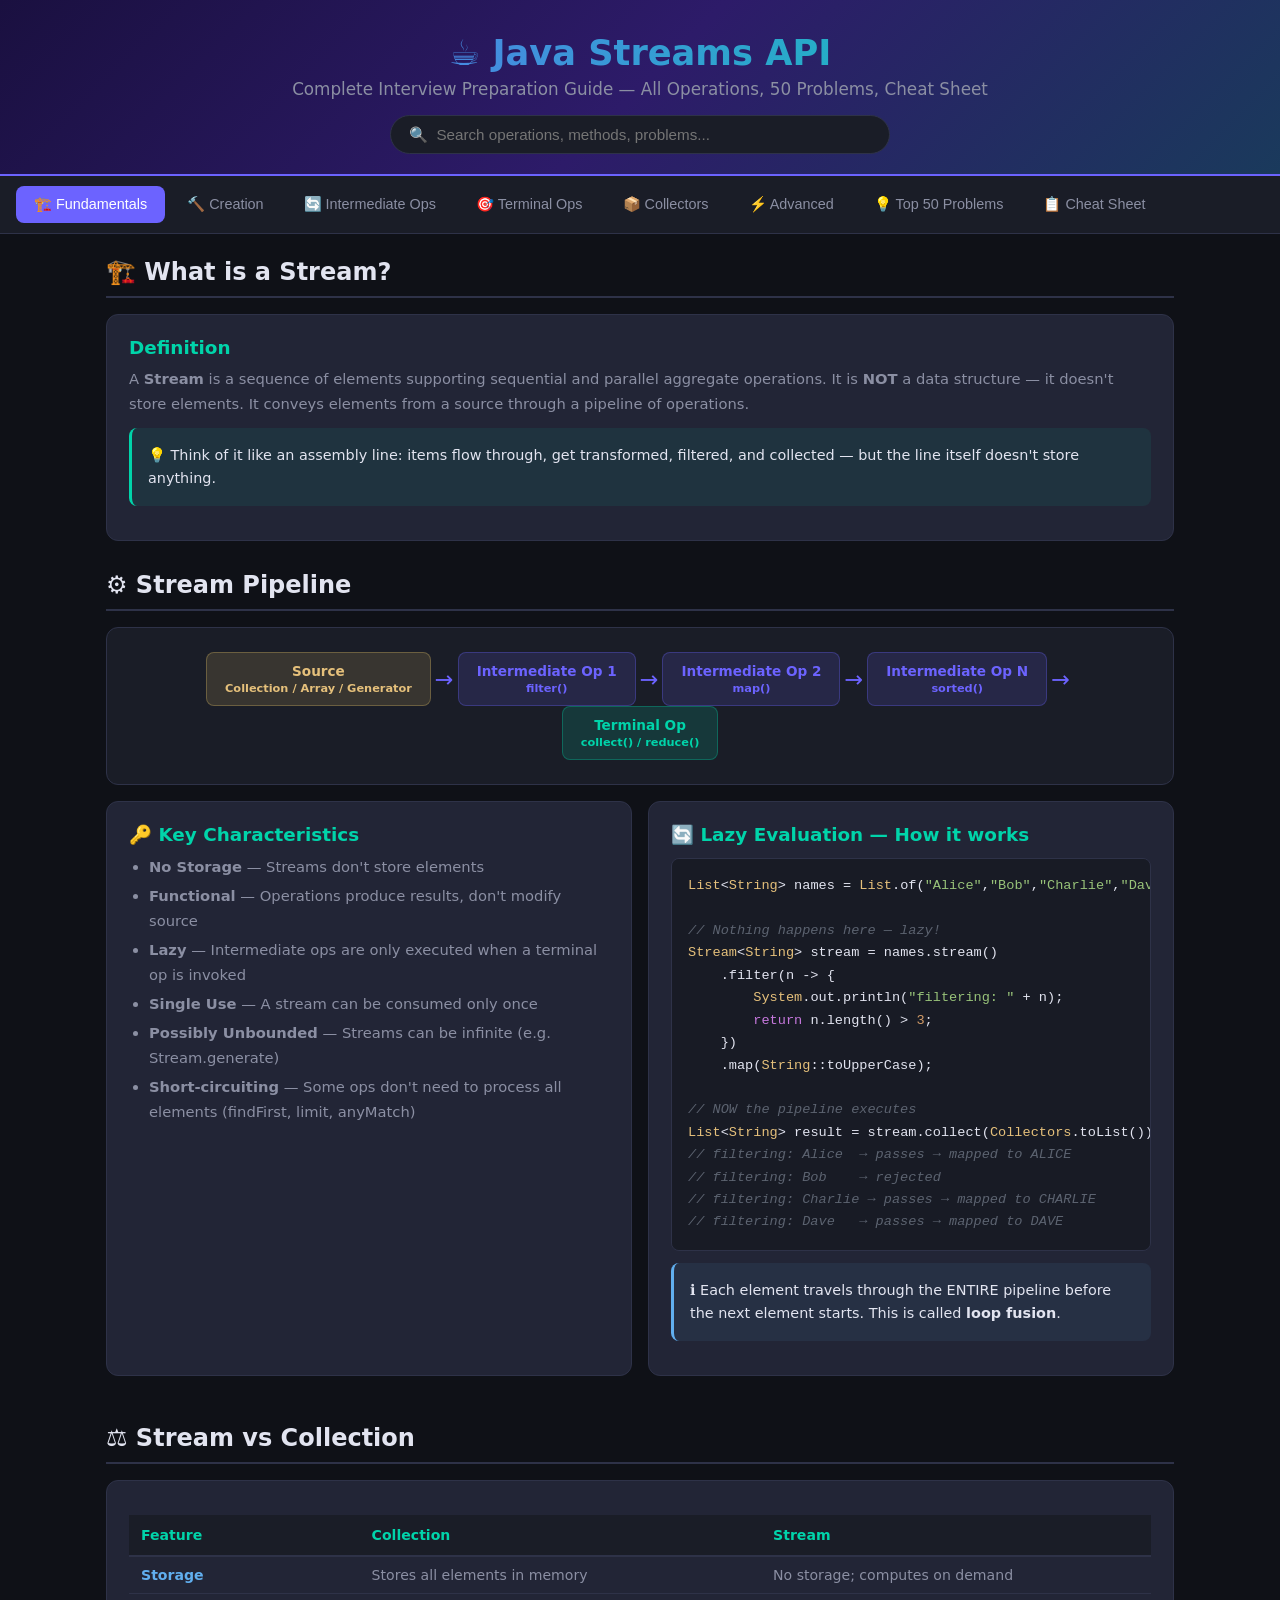
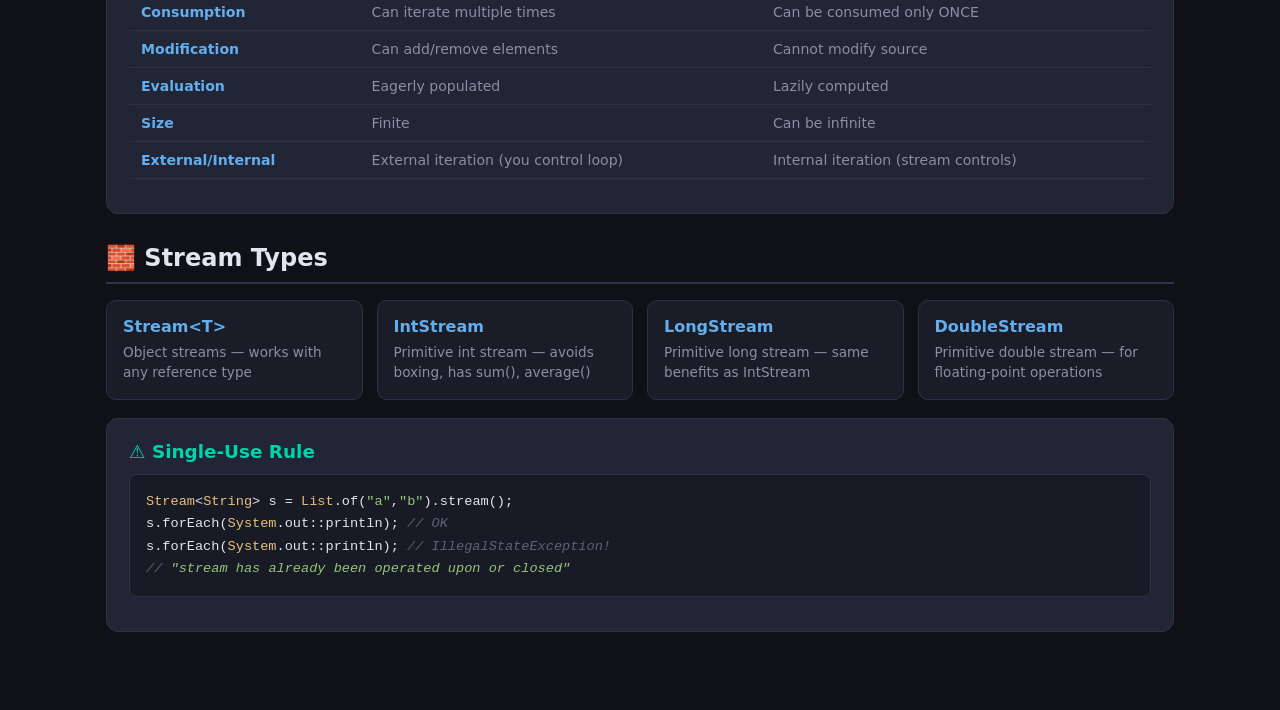
<file: streams.html>
<!DOCTYPE html>
<html lang="en">
<head>
<meta charset="UTF-8">
<meta name="viewport" content="width=device-width, initial-scale=1.0">
<title>Java Streams API – Complete Interview Guide</title>
<style>
*{margin:0;padding:0;box-sizing:border-box}
:root{--bg:#0f1117;--surface:#1a1d27;--card:#222536;--border:#2e3248;--accent:#6c63ff;
--accent2:#00d4aa;--text:#e2e4f0;--dim:#8b8fa3;--keyword:#c678dd;--string:#98c379;
--type:#e5c07b;--method:#61afef;--number:#d19a66;--comment:#5c6370;--danger:#e06c75;
--success:#98c379;--warn:#e5c07b;--info:#61afef}
body{font-family:'Segoe UI',system-ui,-apple-system,sans-serif;background:var(--bg);color:var(--text);min-height:100vh}
header{background:linear-gradient(135deg,#1a1040 0%,#2d1b69 50%,#1a3a5c 100%);padding:32px 24px 20px;text-align:center;border-bottom:2px solid var(--accent)}
header h1{font-size:2.2em;background:linear-gradient(90deg,#6c63ff,#00d4aa);-webkit-background-clip:text;-webkit-text-fill-color:transparent;margin-bottom:6px}
header p{color:var(--dim);font-size:1.05em}
.search-box{margin-top:16px;display:flex;justify-content:center}
#search{width:min(500px,90%);padding:10px 18px;border-radius:25px;border:1px solid var(--border);background:var(--surface);color:var(--text);font-size:.95em;outline:none;transition:.3s}
#search:focus{border-color:var(--accent);box-shadow:0 0 0 3px rgba(108,99,255,.2)}
nav.tabs{display:flex;gap:4px;padding:10px 16px;background:var(--surface);overflow-x:auto;border-bottom:1px solid var(--border);position:sticky;top:0;z-index:100;scrollbar-width:thin}
nav.tabs::-webkit-scrollbar{height:4px}
nav.tabs::-webkit-scrollbar-thumb{background:var(--border);border-radius:4px}
.tab{padding:10px 18px;border:none;background:transparent;color:var(--dim);cursor:pointer;border-radius:8px;font-size:.9em;white-space:nowrap;transition:.25s;font-weight:500}
.tab:hover{background:var(--card);color:var(--text)}
.tab.active{background:var(--accent);color:#fff}
main{max-width:1100px;margin:0 auto;padding:24px 16px 60px}
.tab-content{display:none;animation:fadeIn .35s ease}
.tab-content.active{display:block}
@keyframes fadeIn{from{opacity:0;transform:translateY(10px)}to{opacity:1;transform:translateY(0)}}
.card{background:var(--card);border:1px solid var(--border);border-radius:12px;padding:22px;margin-bottom:18px;transition:.2s}
.card:hover{border-color:var(--accent);box-shadow:0 4px 20px rgba(108,99,255,.08)}
.card h3{color:var(--accent2);margin-bottom:8px;font-size:1.15em;display:flex;align-items:center;gap:8px}
.card h3 .badge{font-size:.7em;padding:2px 8px;border-radius:10px;font-weight:600}
.badge-inter{background:rgba(108,99,255,.2);color:var(--accent)}
.badge-term{background:rgba(0,212,170,.2);color:var(--accent2)}
.badge-create{background:rgba(225,192,105,.2);color:var(--type)}
.card p,.card li{color:var(--dim);line-height:1.7;font-size:.92em}
.card ul{padding-left:20px;margin-top:6px}
.card li{margin-bottom:4px}
pre{background:#181b25;border:1px solid var(--border);border-radius:8px;padding:16px;overflow-x:auto;margin:12px 0;font-size:.85em;line-height:1.65;scrollbar-width:thin}
code{font-family:'JetBrains Mono','Fira Code','Cascadia Code',Consolas,monospace}
.kw{color:var(--keyword)}.str{color:var(--string)}.tp{color:var(--type)}.mt{color:var(--method)}
.nm{color:var(--number)}.cm{color:var(--comment);font-style:italic}.an{color:var(--danger)}
.section-title{font-size:1.5em;color:var(--text);margin:30px 0 16px;padding-bottom:10px;border-bottom:2px solid var(--border);display:flex;align-items:center;gap:10px}
.section-title:first-child{margin-top:0}
.grid{display:grid;grid-template-columns:repeat(auto-fit,minmax(320px,1fr));gap:16px}
.grid-3{display:grid;grid-template-columns:repeat(auto-fit,minmax(250px,1fr));gap:14px}
.mini-card{background:var(--surface);border:1px solid var(--border);border-radius:10px;padding:16px}
.mini-card h4{color:var(--method);margin-bottom:6px;font-size:1em}
.mini-card p{color:var(--dim);font-size:.85em;line-height:1.5}
.diagram{background:var(--surface);border:1px solid var(--border);border-radius:12px;padding:24px;margin:16px 0;text-align:center;overflow-x:auto}
.pipe{display:inline-flex;align-items:center;gap:0;flex-wrap:wrap;justify-content:center}
.pipe-item{padding:10px 18px;border-radius:8px;font-weight:600;font-size:.85em;white-space:nowrap}
.pipe-arrow{color:var(--accent);font-size:1.4em;margin:0 4px}
.pipe-source{background:rgba(225,192,105,.15);color:var(--type);border:1px solid rgba(225,192,105,.3)}
.pipe-inter{background:rgba(108,99,255,.15);color:var(--accent);border:1px solid rgba(108,99,255,.3)}
.pipe-terminal{background:rgba(0,212,170,.15);color:var(--accent2);border:1px solid rgba(0,212,170,.3)}
table{width:100%;border-collapse:collapse;margin:12px 0;font-size:.88em}
th{background:var(--surface);color:var(--accent2);padding:12px;text-align:left;border-bottom:2px solid var(--border);position:sticky;top:52px}
td{padding:10px 12px;border-bottom:1px solid var(--border);color:var(--dim)}
tr:hover td{background:rgba(108,99,255,.04)}
td code{background:var(--surface);padding:2px 6px;border-radius:4px;font-size:.9em;color:var(--method)}
.accordion{margin-bottom:8px}
.acc-header{width:100%;padding:14px 18px;background:var(--card);border:1px solid var(--border);border-radius:10px;color:var(--text);cursor:pointer;text-align:left;font-size:.93em;display:flex;justify-content:space-between;align-items:center;transition:.2s;font-weight:500}
.acc-header:hover{border-color:var(--accent);background:#262940}
.acc-header.open{border-radius:10px 10px 0 0;border-color:var(--accent);background:#262940}
.acc-header .num{color:var(--accent);font-weight:700;margin-right:10px;min-width:28px}
.acc-header .diff{font-size:.75em;padding:2px 8px;border-radius:8px;font-weight:600}
.diff-easy{background:rgba(152,195,57,.15);color:var(--success)}
.diff-med{background:rgba(229,192,105,.15);color:var(--warn)}
.diff-hard{background:rgba(224,108,117,.15);color:var(--danger)}
.acc-body{display:none;padding:18px;background:var(--surface);border:1px solid var(--accent);border-top:none;border-radius:0 0 10px 10px}
.acc-body.open{display:block;animation:fadeIn .3s}
.tag{display:inline-block;font-size:.72em;padding:2px 8px;border-radius:6px;margin:2px;background:rgba(108,99,255,.12);color:var(--accent)}
.compare-table td:first-child{color:var(--method);font-weight:600}
.highlight-box{padding:16px;border-radius:8px;margin:12px 0;font-size:.9em;line-height:1.6}
.highlight-box.tip{background:rgba(0,212,170,.08);border-left:3px solid var(--accent2)}
.highlight-box.warn{background:rgba(229,192,105,.08);border-left:3px solid var(--warn)}
.highlight-box.info{background:rgba(97,175,239,.08);border-left:3px solid var(--info)}
.cat-filter{display:flex;flex-wrap:wrap;gap:8px;margin-bottom:18px}
.cat-btn{padding:6px 14px;border-radius:20px;border:1px solid var(--border);background:transparent;color:var(--dim);cursor:pointer;font-size:.82em;transition:.2s}
.cat-btn:hover,.cat-btn.active{background:var(--accent);color:#fff;border-color:var(--accent)}
.counter{background:var(--surface);padding:14px 20px;border-radius:10px;margin-bottom:18px;display:flex;justify-content:space-between;flex-wrap:wrap;gap:10px}
.counter-item{text-align:center}
.counter-item .val{font-size:1.6em;font-weight:700;color:var(--accent)}
.counter-item .lbl{font-size:.78em;color:var(--dim)}
@media(max-width:700px){header h1{font-size:1.5em}.grid,.grid-3{grid-template-columns:1fr}nav.tabs{gap:2px}.tab{padding:8px 12px;font-size:.8em}main{padding:16px 10px}}
</style>
</head>
<body>

<header>
<h1>☕ Java Streams API</h1>
<p>Complete Interview Preparation Guide — All Operations, 50 Problems, Cheat Sheet</p>
<div class="search-box"><input type="text" id="search" placeholder="🔍  Search operations, methods, problems..."></div>
</header>

<nav class="tabs" id="tabNav">
<button class="tab active" data-tab="fundamentals">🏗️ Fundamentals</button>
<button class="tab" data-tab="creation">🔨 Creation</button>
<button class="tab" data-tab="intermediate">🔄 Intermediate Ops</button>
<button class="tab" data-tab="terminal">🎯 Terminal Ops</button>
<button class="tab" data-tab="collectors">📦 Collectors</button>
<button class="tab" data-tab="advanced">⚡ Advanced</button>
<button class="tab" data-tab="problems">💡 Top 50 Problems</button>
<button class="tab" data-tab="cheatsheet">📋 Cheat Sheet</button>
</nav>

<main>

<!-- ==================== FUNDAMENTALS ==================== -->
<div class="tab-content active" id="fundamentals">
<h2 class="section-title">🏗️ What is a Stream?</h2>
<div class="card">
<h3>Definition</h3>
<p>A <strong>Stream</strong> is a sequence of elements supporting sequential and parallel aggregate operations. It is <strong>NOT</strong> a data structure — it doesn't store elements. It conveys elements from a source through a pipeline of operations.</p>
<div class="highlight-box tip">💡 Think of it like an assembly line: items flow through, get transformed, filtered, and collected — but the line itself doesn't store anything.</div>
</div>

<h2 class="section-title">⚙️ Stream Pipeline</h2>
<div class="diagram">
<div class="pipe">
<span class="pipe-item pipe-source">Source<br><small>Collection / Array / Generator</small></span>
<span class="pipe-arrow">→</span>
<span class="pipe-item pipe-inter">Intermediate Op 1<br><small>filter()</small></span>
<span class="pipe-arrow">→</span>
<span class="pipe-item pipe-inter">Intermediate Op 2<br><small>map()</small></span>
<span class="pipe-arrow">→</span>
<span class="pipe-item pipe-inter">Intermediate Op N<br><small>sorted()</small></span>
<span class="pipe-arrow">→</span>
<span class="pipe-item pipe-terminal">Terminal Op<br><small>collect() / reduce()</small></span>
</div>
</div>

<div class="grid">
<div class="card">
<h3>🔑 Key Characteristics</h3>
<ul>
<li><strong>No Storage</strong> — Streams don't store elements</li>
<li><strong>Functional</strong> — Operations produce results, don't modify source</li>
<li><strong>Lazy</strong> — Intermediate ops are only executed when a terminal op is invoked</li>
<li><strong>Single Use</strong> — A stream can be consumed only once</li>
<li><strong>Possibly Unbounded</strong> — Streams can be infinite (e.g. Stream.generate)</li>
<li><strong>Short-circuiting</strong> — Some ops don't need to process all elements (findFirst, limit, anyMatch)</li>
</ul>
</div>
<div class="card">
<h3>🔄 Lazy Evaluation — How it works</h3>
<pre><code class="java">List&lt;String&gt; names = List.of("Alice","Bob","Charlie","Dave");

// Nothing happens here — lazy!
Stream&lt;String&gt; stream = names.stream()
    .filter(n -> {
        System.out.println("filtering: " + n);
        return n.length() > 3;
    })
    .map(String::toUpperCase);

// NOW the pipeline executes
List&lt;String&gt; result = stream.collect(Collectors.toList());
// filtering: Alice  → passes → mapped to ALICE
// filtering: Bob    → rejected
// filtering: Charlie → passes → mapped to CHARLIE
// filtering: Dave   → passes → mapped to DAVE</code></pre>
<div class="highlight-box info">ℹ️ Each element travels through the ENTIRE pipeline before the next element starts. This is called <strong>loop fusion</strong>.</div>
</div>
</div>

<h2 class="section-title">⚖️ Stream vs Collection</h2>
<div class="card">
<table class="compare-table">
<tr><th>Feature</th><th>Collection</th><th>Stream</th></tr>
<tr><td>Storage</td><td>Stores all elements in memory</td><td>No storage; computes on demand</td></tr>
<tr><td>Consumption</td><td>Can iterate multiple times</td><td>Can be consumed only ONCE</td></tr>
<tr><td>Modification</td><td>Can add/remove elements</td><td>Cannot modify source</td></tr>
<tr><td>Evaluation</td><td>Eagerly populated</td><td>Lazily computed</td></tr>
<tr><td>Size</td><td>Finite</td><td>Can be infinite</td></tr>
<tr><td>External/Internal</td><td>External iteration (you control loop)</td><td>Internal iteration (stream controls)</td></tr>
</table>
</div>

<h2 class="section-title">🧱 Stream Types</h2>
<div class="grid-3">
<div class="mini-card"><h4>Stream&lt;T&gt;</h4><p>Object streams — works with any reference type</p></div>
<div class="mini-card"><h4>IntStream</h4><p>Primitive int stream — avoids boxing, has sum(), average()</p></div>
<div class="mini-card"><h4>LongStream</h4><p>Primitive long stream — same benefits as IntStream</p></div>
<div class="mini-card"><h4>DoubleStream</h4><p>Primitive double stream — for floating-point operations</p></div>
</div>

<div class="card" style="margin-top:18px">
<h3>⚠️ Single-Use Rule</h3>
<pre><code class="java">Stream&lt;String&gt; s = List.of("a","b").stream();
s.forEach(System.out::println); // OK
s.forEach(System.out::println); // IllegalStateException!
// "stream has already been operated upon or closed"</code></pre>
</div>
</div>

<!-- ==================== CREATION ==================== -->
<div class="tab-content" id="creation">
<h2 class="section-title">🔨 Ways to Create Streams</h2>

<div class="card">
<h3>1. From Collection <span class="badge badge-create">Most Common</span></h3>
<pre><code class="java">List&lt;String&gt; list = List.of("a", "b", "c");
Stream&lt;String&gt; s1 = list.stream();           // sequential
Stream&lt;String&gt; s2 = list.parallelStream();    // parallel

Set&lt;Integer&gt; set = Set.of(1, 2, 3);
Stream&lt;Integer&gt; s3 = set.stream();</code></pre>
</div>

<div class="card">
<h3>2. From Array</h3>
<pre><code class="java">String[] arr = {"x", "y", "z"};
Stream&lt;String&gt; s1 = Arrays.stream(arr);
Stream&lt;String&gt; s2 = Arrays.stream(arr, 0, 2); // partial: [x, y]

int[] nums = {1, 2, 3, 4, 5};
IntStream s3 = Arrays.stream(nums);</code></pre>
</div>

<div class="card">
<h3>3. Stream.of()</h3>
<pre><code class="java">Stream&lt;String&gt; s1 = Stream.of("a", "b", "c");
Stream&lt;Integer&gt; s2 = Stream.of(1, 2, 3);
Stream&lt;int[]&gt; s3 = Stream.of(new int[]{1,2}); // ⚠️ stream of ONE int array!</code></pre>
</div>

<div class="card">
<h3>4. Stream.empty()</h3>
<pre><code class="java">Stream&lt;String&gt; empty = Stream.empty(); // useful for conditional returns</code></pre>
</div>

<div class="card">
<h3>5. Stream.iterate() — Infinite/Finite Sequences</h3>
<pre><code class="java">// Infinite (must use limit())
Stream&lt;Integer&gt; evens = Stream.iterate(0, n -> n + 2);
evens.limit(5).forEach(System.out::println); // 0, 2, 4, 6, 8

// Finite (Java 9+) — with predicate (like a for-loop)
Stream&lt;Integer&gt; s = Stream.iterate(1, n -> n &lt;= 100, n -> n * 2);
// 1, 2, 4, 8, 16, 32, 64</code></pre>
</div>

<div class="card">
<h3>6. Stream.generate() — Infinite Supplier</h3>
<pre><code class="java">Stream&lt;Double&gt; randoms = Stream.generate(Math::random);
randoms.limit(5).forEach(System.out::println);

Stream&lt;String&gt; hellos = Stream.generate(() -> "Hello");
// Hello, Hello, Hello, ...</code></pre>
</div>

<div class="card">
<h3>7. Primitive Ranges</h3>
<pre><code class="java">IntStream.range(1, 5)        // 1, 2, 3, 4 (exclusive end)
IntStream.rangeClosed(1, 5)  // 1, 2, 3, 4, 5 (inclusive end)
LongStream.range(1L, 10L)   // 1L to 9L

IntStream.range(0, 10)
    .filter(n -> n % 2 == 0)
    .forEach(System.out::println); // 0, 2, 4, 6, 8</code></pre>
</div>

<div class="card">
<h3>8. From String</h3>
<pre><code class="java">IntStream chars = "Hello".chars(); // IntStream of char values
chars.mapToObj(c -> (char) c).forEach(System.out::print); // Hello

Stream&lt;String&gt; words = Pattern.compile("\\s+").splitAsStream("Hello World Java");
// "Hello", "World", "Java"</code></pre>
</div>

<div class="card">
<h3>9. From File</h3>
<pre><code class="java">// Each line becomes an element (auto-closeable)
try (Stream&lt;String&gt; lines = Files.lines(Path.of("data.txt"))) {
    lines.filter(l -> !l.isEmpty())
         .map(String::trim)
         .forEach(System.out::println);
}</code></pre>
</div>

<div class="card">
<h3>10. Stream.builder()</h3>
<pre><code class="java">Stream&lt;String&gt; s = Stream.&lt;String&gt;builder()
    .add("a").add("b").add("c")
    .build();</code></pre>
</div>

<div class="card">
<h3>11. Stream.concat()</h3>
<pre><code class="java">Stream&lt;String&gt; s1 = Stream.of("a", "b");
Stream&lt;String&gt; s2 = Stream.of("c", "d");
Stream&lt;String&gt; merged = Stream.concat(s1, s2); // a, b, c, d</code></pre>
</div>

<div class="card">
<h3>12. Stream.ofNullable() — Java 9+</h3>
<pre><code class="java">String val = null;
Stream&lt;String&gt; s = Stream.ofNullable(val); // empty stream (count = 0)

val = "hello";
Stream&lt;String&gt; s2 = Stream.ofNullable(val); // stream of 1 element</code></pre>
</div>

<div class="card">
<h3>13. Random Streams</h3>
<pre><code class="java">new Random().ints(5, 1, 100)      // 5 random ints in [1, 100)
new Random().doubles(3)            // 3 random doubles
new Random().longs(10, 0, 1000)   // 10 random longs in [0, 1000)</code></pre>
</div>

<div class="card">
<h3>14. From Map</h3>
<pre><code class="java">Map&lt;String, Integer&gt; map = Map.of("a", 1, "b", 2, "c", 3);
Stream&lt;Map.Entry&lt;String, Integer&gt;&gt; entries = map.entrySet().stream();
Stream&lt;String&gt; keys = map.keySet().stream();
Stream&lt;Integer&gt; values = map.values().stream();</code></pre>
</div>
</div>

<!-- ==================== INTERMEDIATE OPERATIONS ==================== -->
<div class="tab-content" id="intermediate">
<h2 class="section-title">🔄 Intermediate Operations</h2>
<div class="highlight-box info">ℹ️ Intermediate operations return a new Stream and are <strong>lazy</strong> — they don't execute until a terminal operation is invoked. They can be chained.</div>

<div class="card">
<h3>filter(Predicate&lt;T&gt;) <span class="badge badge-inter">Stateless</span></h3>
<p>Keeps elements matching the predicate.</p>
<pre><code class="java">List&lt;Integer&gt; nums = List.of(1, 2, 3, 4, 5, 6, 7, 8);

// Even numbers
nums.stream().filter(n -> n % 2 == 0)  // [2, 4, 6, 8]

// Multiple conditions
nums.stream().filter(n -> n > 2 && n < 7) // [3, 4, 5, 6]

// With method reference
List&lt;String&gt; names = List.of("", "Alice", "", "Bob");
names.stream().filter(Predicate.not(String::isEmpty)) // [Alice, Bob]</code></pre>
</div>

<div class="card">
<h3>map(Function&lt;T, R&gt;) <span class="badge badge-inter">Stateless</span></h3>
<p>Transforms each element to another type/value.</p>
<pre><code class="java">// String -> Integer (length)
List.of("hi", "hello", "hey").stream()
    .map(String::length)        // [2, 5, 3]

// Object field extraction
employees.stream()
    .map(Employee::getName)     // Stream&lt;String&gt; of names

// Chained transformations
List.of("  hello  ", "  world  ").stream()
    .map(String::trim)
    .map(String::toUpperCase)   // [HELLO, WORLD]</code></pre>
</div>

<div class="card">
<h3>flatMap(Function&lt;T, Stream&lt;R&gt;&gt;) <span class="badge badge-inter">Stateless</span></h3>
<p>Flattens nested structures. Each element → Stream → merged into one Stream.</p>
<pre><code class="java">// Flatten list of lists
List&lt;List&lt;Integer&gt;&gt; nested = List.of(
    List.of(1, 2), List.of(3, 4), List.of(5)
);
nested.stream()
    .flatMap(Collection::stream) // [1, 2, 3, 4, 5]

// Split sentences into words
List&lt;String&gt; sentences = List.of("Hello World", "Java Streams");
sentences.stream()
    .flatMap(s -> Arrays.stream(s.split(" ")))
    // [Hello, World, Java, Streams]

// Optional values — remove empties
Stream&lt;Optional&lt;String&gt;&gt; opts = Stream.of(
    Optional.of("a"), Optional.empty(), Optional.of("b")
);
opts.flatMap(Optional::stream) // [a, b]  (Java 9+)</code></pre>
<div class="highlight-box tip">💡 Rule of thumb: Use <code>map()</code> for 1-to-1, <code>flatMap()</code> for 1-to-many.</div>
</div>

<div class="card">
<h3>sorted() / sorted(Comparator&lt;T&gt;) <span class="badge badge-inter">Stateful</span></h3>
<p>Sorts elements. Without args uses natural order (Comparable).</p>
<pre><code class="java">// Natural order
Stream.of(3, 1, 4, 1, 5).sorted()          // [1, 1, 3, 4, 5]

// Reverse order
Stream.of(3, 1, 4).sorted(Comparator.reverseOrder()) // [4, 3, 1]

// By property
employees.stream()
    .sorted(Comparator.comparing(Employee::getSalary))         // ascending
    .sorted(Comparator.comparing(Employee::getSalary).reversed()) // descending

// Multiple criteria
employees.stream()
    .sorted(Comparator.comparing(Employee::getDept)
                       .thenComparing(Employee::getName)
                       .thenComparing(Employee::getSalary).reversed())</code></pre>
</div>

<div class="card">
<h3>distinct() <span class="badge badge-inter">Stateful</span></h3>
<p>Removes duplicates (uses equals() and hashCode()).</p>
<pre><code class="java">Stream.of(1, 2, 2, 3, 3, 3).distinct()  // [1, 2, 3]

List.of("a", "b", "a", "c").stream()
    .distinct()                           // [a, b, c]</code></pre>
</div>

<div class="card">
<h3>peek(Consumer&lt;T&gt;) <span class="badge badge-inter">Stateless</span></h3>
<p>Performs an action on each element without modifying the stream. Mainly for debugging.</p>
<pre><code class="java">List.of(1, 2, 3).stream()
    .filter(n -> n > 1)
    .peek(n -> System.out.println("After filter: " + n))
    .map(n -> n * 10)
    .peek(n -> System.out.println("After map: " + n))
    .collect(Collectors.toList());
// After filter: 2 → After map: 20
// After filter: 3 → After map: 30</code></pre>
<div class="highlight-box warn">⚠️ Don't use peek() for side effects in production. It's meant for debugging only.</div>
</div>

<div class="card">
<h3>limit(long n) <span class="badge badge-inter">Short-circuit</span></h3>
<p>Truncates stream to at most n elements.</p>
<pre><code class="java">Stream.of(1, 2, 3, 4, 5).limit(3)  // [1, 2, 3]

// Essential for infinite streams
Stream.iterate(1, n -> n + 1)
    .limit(10)
    .collect(Collectors.toList());  // [1..10]</code></pre>
</div>

<div class="card">
<h3>skip(long n) <span class="badge badge-inter">Stateful</span></h3>
<p>Skips the first n elements.</p>
<pre><code class="java">Stream.of(1, 2, 3, 4, 5).skip(2)       // [3, 4, 5]

// Pagination: page 3, size 10
items.stream().skip(20).limit(10)       // items 21-30</code></pre>
</div>

<div class="card">
<h3>mapToInt / mapToLong / mapToDouble <span class="badge badge-inter">Stateless</span></h3>
<p>Maps to primitive streams for performance + specialized operations.</p>
<pre><code class="java">List&lt;String&gt; words = List.of("hi", "hello", "hey");

IntStream lengths = words.stream().mapToInt(String::length);
int sum = lengths.sum();              // 10
OptionalDouble avg = words.stream().mapToInt(String::length).average(); // 3.33

// Convert back: boxed()
Stream&lt;Integer&gt; boxed = IntStream.range(1, 5).boxed();</code></pre>
</div>

<div class="card">
<h3>takeWhile(Predicate) — Java 9+ <span class="badge badge-inter">Short-circuit</span></h3>
<p>Takes elements while predicate is true, stops at first false.</p>
<pre><code class="java">Stream.of(2, 4, 6, 7, 8, 10)
    .takeWhile(n -> n % 2 == 0)  // [2, 4, 6] — stops at 7</code></pre>
</div>

<div class="card">
<h3>dropWhile(Predicate) — Java 9+ <span class="badge badge-inter">Stateful</span></h3>
<p>Drops elements while predicate is true, keeps the rest.</p>
<pre><code class="java">Stream.of(2, 4, 6, 7, 8, 10)
    .dropWhile(n -> n % 2 == 0)  // [7, 8, 10] — drops until 7</code></pre>
</div>

<div class="card">
<h3>mapMulti(BiConsumer) — Java 16+</h3>
<p>Imperative alternative to flatMap — push elements into a consumer.</p>
<pre><code class="java">Stream.of(1, 2, 3)
    .&lt;Integer&gt;mapMulti((num, consumer) -> {
        consumer.accept(num);
        consumer.accept(num * 10);
    })
    // [1, 10, 2, 20, 3, 30]</code></pre>
</div>
</div>

<!-- ==================== TERMINAL OPERATIONS ==================== -->
<div class="tab-content" id="terminal">
<h2 class="section-title">🎯 Terminal Operations</h2>
<div class="highlight-box info">ℹ️ Terminal operations <strong>trigger pipeline execution</strong> and produce a result or side-effect. After a terminal operation, the stream is consumed and cannot be reused.</div>

<div class="card">
<h3>collect(Collector) <span class="badge badge-term">Most Used</span></h3>
<p>Mutable reduction — accumulates elements into a container.</p>
<pre><code class="java">// To List
List&lt;String&gt; list = stream.collect(Collectors.toList());

// To Set
Set&lt;String&gt; set = stream.collect(Collectors.toSet());

// To Map
Map&lt;Integer, String&gt; map = employees.stream()
    .collect(Collectors.toMap(Employee::getId, Employee::getName));

// Java 16+: simpler toList()
List&lt;String&gt; list = stream.toList(); // returns unmodifiable list</code></pre>
</div>

<div class="card">
<h3>forEach(Consumer&lt;T&gt;)</h3>
<p>Performs an action on each element. Does NOT guarantee order in parallel streams.</p>
<pre><code class="java">List.of("a", "b", "c").stream()
    .forEach(System.out::println);  // a, b, c

// forEachOrdered — guarantees encounter order even in parallel
list.parallelStream()
    .forEachOrdered(System.out::println);</code></pre>
<div class="highlight-box warn">⚠️ forEach is a terminal operation. Don't confuse with peek() (intermediate).</div>
</div>

<div class="card">
<h3>reduce() — Immutable Reduction <span class="badge badge-term">Key for Interviews</span></h3>
<p>Combines all elements into a single result using a binary operator.</p>
<pre><code class="java">// Form 1: reduce(BinaryOperator) → Optional
Optional&lt;Integer&gt; sum = List.of(1, 2, 3, 4).stream()
    .reduce((a, b) -> a + b);             // Optional[10]

// Form 2: reduce(identity, BinaryOperator) → T
int sum = List.of(1, 2, 3, 4).stream()
    .reduce(0, Integer::sum);              // 10

// Form 3: reduce(identity, accumulator, combiner) — for parallel
int sum = List.of(1, 2, 3).parallelStream()
    .reduce(0, Integer::sum, Integer::sum);

// Examples
int product = IntStream.rangeClosed(1, 5)
    .reduce(1, (a, b) -> a * b);           // 120 (5!)

String concat = List.of("a", "b", "c").stream()
    .reduce("", String::concat);            // "abc"

int max = List.of(3, 7, 2, 9).stream()
    .reduce(Integer.MIN_VALUE, Integer::max); // 9</code></pre>
</div>

<div class="card">
<h3>count()</h3>
<pre><code class="java">long count = List.of(1, 2, 3, 4, 5).stream()
    .filter(n -> n > 3)
    .count();  // 2</code></pre>
</div>

<div class="card">
<h3>min(Comparator) / max(Comparator)</h3>
<pre><code class="java">Optional&lt;Integer&gt; min = List.of(3, 1, 4).stream()
    .min(Comparator.naturalOrder());  // Optional[1]

Optional&lt;Integer&gt; max = List.of(3, 1, 4).stream()
    .max(Comparator.naturalOrder());  // Optional[4]

// With objects
Optional&lt;Employee&gt; highestPaid = employees.stream()
    .max(Comparator.comparing(Employee::getSalary));

// Primitive streams have parameterless min()/max()
OptionalInt min = IntStream.of(5, 2, 8).min(); // 2</code></pre>
</div>

<div class="card">
<h3>findFirst() / findAny()</h3>
<pre><code class="java">// findFirst — always returns the first element in encounter order
Optional&lt;Integer&gt; first = List.of(3, 1, 4).stream()
    .filter(n -> n > 2)
    .findFirst();  // Optional[3]

// findAny — may return any matching element (faster in parallel)
Optional&lt;Integer&gt; any = List.of(3, 1, 4).parallelStream()
    .filter(n -> n > 2)
    .findAny();    // Optional[3] or Optional[4] — non-deterministic</code></pre>
<div class="highlight-box tip">💡 Both are <strong>short-circuiting</strong> — they stop processing once a result is found.</div>
</div>

<div class="card">
<h3>anyMatch / allMatch / noneMatch</h3>
<pre><code class="java">List&lt;Integer&gt; nums = List.of(1, 2, 3, 4, 5);

boolean hasEven = nums.stream().anyMatch(n -> n % 2 == 0);   // true
boolean allPos  = nums.stream().allMatch(n -> n > 0);         // true
boolean noNegs  = nums.stream().noneMatch(n -> n &lt; 0);        // true

// Short-circuiting: stops as soon as answer is determined
List.of(1, 2, 3, 4, 5).stream()
    .anyMatch(n -> {
        System.out.println("checking " + n);
        return n == 2;
    });
// checking 1
// checking 2  ← stops here, returns true</code></pre>
</div>

<div class="card">
<h3>toArray()</h3>
<pre><code class="java">Object[] arr1 = Stream.of("a", "b", "c").toArray();

// With type
String[] arr2 = Stream.of("a", "b", "c").toArray(String[]::new);

int[] arr3 = IntStream.of(1, 2, 3).toArray();</code></pre>
</div>

<div class="card">
<h3>toList() — Java 16+</h3>
<pre><code class="java">// Returns an UNMODIFIABLE list
List&lt;String&gt; list = Stream.of("a", "b", "c").toList();
// list.add("d"); // UnsupportedOperationException!</code></pre>
</div>

<div class="card">
<h3>Primitive Stream Terminal Ops</h3>
<pre><code class="java">IntStream nums = IntStream.of(2, 4, 6, 8, 10);

int sum = nums.sum();                        // 30
OptionalDouble avg = IntStream.of(2,4,6).average();  // 4.0
OptionalInt max = IntStream.of(2,4,6).max();          // 6
OptionalInt min = IntStream.of(2,4,6).min();          // 2
long count = IntStream.of(2,4,6).count();             // 3

// Summary statistics — all at once!
IntSummaryStatistics stats = IntStream.of(2, 4, 6, 8).summaryStatistics();
stats.getSum();     // 20
stats.getAverage(); // 5.0
stats.getMax();     // 8
stats.getMin();     // 2
stats.getCount();   // 4</code></pre>
</div>
</div>

<!-- ==================== COLLECTORS ==================== -->
<div class="tab-content" id="collectors">
<h2 class="section-title">📦 Collectors (java.util.stream.Collectors)</h2>
<div class="highlight-box info">ℹ️ Collectors are used with <code>stream.collect()</code> to accumulate elements into collections, strings, statistics, or grouped structures.</div>

<div class="card">
<h3>toList() / toSet() / toCollection()</h3>
<pre><code class="java">List&lt;String&gt; list = stream.collect(Collectors.toList());       // ArrayList
Set&lt;String&gt; set = stream.collect(Collectors.toSet());           // HashSet

// Specific collection type
TreeSet&lt;String&gt; ts = stream.collect(Collectors.toCollection(TreeSet::new));
LinkedList&lt;String&gt; ll = stream.collect(Collectors.toCollection(LinkedList::new));

// Unmodifiable (Java 10+)
List&lt;String&gt; ulist = stream.collect(Collectors.toUnmodifiableList());
Set&lt;String&gt; uset = stream.collect(Collectors.toUnmodifiableSet());</code></pre>
</div>

<div class="card">
<h3>toMap() <span class="badge badge-term">Interview Favorite</span></h3>
<pre><code class="java">// Basic: toMap(keyMapper, valueMapper)
Map&lt;Integer, String&gt; map = employees.stream()
    .collect(Collectors.toMap(Employee::getId, Employee::getName));

// Handle duplicate keys — merge function
Map&lt;String, Integer&gt; map = items.stream()
    .collect(Collectors.toMap(
        Item::getName,
        Item::getQuantity,
        Integer::sum        // merge: sum quantities for duplicate names
    ));

// Specify map type
TreeMap&lt;String, Integer&gt; sorted = items.stream()
    .collect(Collectors.toMap(
        Item::getName, Item::getQuantity, Integer::sum, TreeMap::new
    ));</code></pre>
<div class="highlight-box warn">⚠️ Without merge function, duplicate keys throw IllegalStateException!</div>
</div>

<div class="card">
<h3>groupingBy() <span class="badge badge-term">Very Important</span></h3>
<pre><code class="java">// Simple grouping → Map&lt;K, List&lt;T&gt;&gt;
Map&lt;String, List&lt;Employee&gt;&gt; byDept = employees.stream()
    .collect(Collectors.groupingBy(Employee::getDepartment));

// Group + downstream collector
Map&lt;String, Long&gt; countByDept = employees.stream()
    .collect(Collectors.groupingBy(Employee::getDepartment, Collectors.counting()));

Map&lt;String, Double&gt; avgSalaryByDept = employees.stream()
    .collect(Collectors.groupingBy(
        Employee::getDepartment,
        Collectors.averagingDouble(Employee::getSalary)
    ));

// Group + map names
Map&lt;String, List&lt;String&gt;&gt; namesByDept = employees.stream()
    .collect(Collectors.groupingBy(
        Employee::getDepartment,
        Collectors.mapping(Employee::getName, Collectors.toList())
    ));

// Multi-level grouping
Map&lt;String, Map&lt;String, List&lt;Employee&gt;&gt;&gt; byDeptThenCity = employees.stream()
    .collect(Collectors.groupingBy(
        Employee::getDepartment,
        Collectors.groupingBy(Employee::getCity)
    ));</code></pre>
</div>

<div class="card">
<h3>partitioningBy()</h3>
<p>Special groupingBy with boolean key — splits into two groups.</p>
<pre><code class="java">Map&lt;Boolean, List&lt;Integer&gt;&gt; evenOdd = List.of(1,2,3,4,5).stream()
    .collect(Collectors.partitioningBy(n -> n % 2 == 0));
// {false=[1, 3, 5], true=[2, 4]}

Map&lt;Boolean, Long&gt; counts = nums.stream()
    .collect(Collectors.partitioningBy(n -> n > 50, Collectors.counting()));</code></pre>
</div>

<div class="card">
<h3>joining()</h3>
<pre><code class="java">String csv = List.of("a", "b", "c").stream()
    .collect(Collectors.joining());                   // "abc"

String csv2 = List.of("a", "b", "c").stream()
    .collect(Collectors.joining(", "));                // "a, b, c"

String csv3 = List.of("a", "b", "c").stream()
    .collect(Collectors.joining(", ", "[", "]"));      // "[a, b, c]"</code></pre>
</div>

<div class="card">
<h3>counting() / summingInt() / averagingInt()</h3>
<pre><code class="java">long count = stream.collect(Collectors.counting());

int totalSalary = employees.stream()
    .collect(Collectors.summingInt(Employee::getSalary));

double avgSalary = employees.stream()
    .collect(Collectors.averagingDouble(Employee::getSalary));</code></pre>
</div>

<div class="card">
<h3>summarizingInt() / summarizingDouble()</h3>
<pre><code class="java">IntSummaryStatistics stats = employees.stream()
    .collect(Collectors.summarizingInt(Employee::getSalary));
// stats → {count=5, sum=350000, min=50000, average=70000.0, max=90000}</code></pre>
</div>

<div class="card">
<h3>maxBy() / minBy()</h3>
<pre><code class="java">Optional&lt;Employee&gt; highest = employees.stream()
    .collect(Collectors.maxBy(Comparator.comparing(Employee::getSalary)));

Optional&lt;Employee&gt; lowest = employees.stream()
    .collect(Collectors.minBy(Comparator.comparing(Employee::getSalary)));</code></pre>
</div>

<div class="card">
<h3>mapping() / flatMapping() / filtering() — Downstream adapters</h3>
<pre><code class="java">// mapping — transform before collecting downstream
Map&lt;String, Set&lt;String&gt;&gt; namesByDept = employees.stream()
    .collect(Collectors.groupingBy(
        Employee::getDept,
        Collectors.mapping(Employee::getName, Collectors.toSet())
    ));

// flatMapping (Java 9+) — flatten then collect
Map&lt;String, Set&lt;String&gt;&gt; skillsByDept = employees.stream()
    .collect(Collectors.groupingBy(
        Employee::getDept,
        Collectors.flatMapping(e -> e.getSkills().stream(), Collectors.toSet())
    ));

// filtering (Java 9+) — filter within groups
Map&lt;String, List&lt;Employee&gt;&gt; highPaidByDept = employees.stream()
    .collect(Collectors.groupingBy(
        Employee::getDept,
        Collectors.filtering(e -> e.getSalary() > 80000, Collectors.toList())
    ));</code></pre>
</div>

<div class="card">
<h3>reducing()</h3>
<pre><code class="java">Optional&lt;Integer&gt; sum = nums.stream()
    .collect(Collectors.reducing(Integer::sum));

int sum2 = nums.stream()
    .collect(Collectors.reducing(0, Integer::sum));

// With mapper
int totalLength = words.stream()
    .collect(Collectors.reducing(0, String::length, Integer::sum));</code></pre>
</div>

<div class="card">
<h3>collectingAndThen()</h3>
<p>Apply a finishing transformation after collecting.</p>
<pre><code class="java">// Collect to unmodifiable list
List&lt;String&gt; umod = stream.collect(
    Collectors.collectingAndThen(Collectors.toList(), Collections::unmodifiableList)
);

// Collect and get size
int size = stream.collect(
    Collectors.collectingAndThen(Collectors.toList(), List::size)
);</code></pre>
</div>

<div class="card">
<h3>teeing() — Java 12+ <span class="badge badge-term">Powerful</span></h3>
<p>Applies TWO collectors simultaneously and merges results.</p>
<pre><code class="java">// Find min and max at the same time
var result = List.of(1, 5, 3, 9, 2).stream()
    .collect(Collectors.teeing(
        Collectors.minBy(Comparator.naturalOrder()),
        Collectors.maxBy(Comparator.naturalOrder()),
        (min, max) -> "Min=" + min.get() + ", Max=" + max.get()
    ));
// "Min=1, Max=9"

// Average and count together
var stats = nums.stream()
    .collect(Collectors.teeing(
        Collectors.averagingInt(n -> n),
        Collectors.counting(),
        (avg, cnt) -> Map.of("avg", avg, "count", cnt)
    ));</code></pre>
</div>
</div>

<!-- ==================== ADVANCED ==================== -->
<div class="tab-content" id="advanced">
<h2 class="section-title">⚡ Advanced Topics</h2>

<div class="card">
<h3>🔀 Parallel Streams</h3>
<pre><code class="java">// Create parallel stream
List&lt;Integer&gt; nums = List.of(1, 2, 3, 4, 5);
nums.parallelStream()          // from collection
nums.stream().parallel()       // convert sequential to parallel

// Check if parallel
stream.isParallel()            // true/false

// Convert back to sequential
stream.parallel().sequential()

// Parallel reduce — combiner needed
int sum = nums.parallelStream()
    .reduce(0, Integer::sum, Integer::sum);

// Thread-safe collection with parallel
List&lt;String&gt; results = names.parallelStream()
    .filter(n -> n.length() > 3)
    .collect(Collectors.toList()); // Collectors are thread-safe</code></pre>
<div class="highlight-box warn">⚠️ <strong>When to use Parallel Streams:</strong>
<ul style="margin-top:8px">
<li>✅ Large datasets (10,000+ elements)</li>
<li>✅ CPU-intensive operations (no I/O)</li>
<li>✅ Stateless, independent operations</li>
<li>❌ Small datasets (overhead > benefit)</li>
<li>❌ Ordered operations (findFirst is slower)</li>
<li>❌ Shared mutable state</li>
<li>❌ I/O operations (blocking wastes threads)</li>
</ul>
</div>
</div>

<div class="card">
<h3>♾️ Infinite Streams</h3>
<pre><code class="java">// Fibonacci sequence
Stream.iterate(new long[]{0, 1}, f -> new long[]{f[1], f[0] + f[1]})
    .limit(10)
    .map(f -> f[0])
    .forEach(System.out::println); // 0, 1, 1, 2, 3, 5, 8, 13, 21, 34

// Prime number generator
IntStream.iterate(2, n -> n + 1)
    .filter(n -> IntStream.rangeClosed(2, (int)Math.sqrt(n))
                          .allMatch(i -> n % i != 0))
    .limit(20)
    .forEach(System.out::println);</code></pre>
</div>

<div class="card">
<h3>🔗 Optional + Streams</h3>
<pre><code class="java">// Optional.stream() — Java 9+
Optional&lt;String&gt; opt = Optional.of("hello");
Stream&lt;String&gt; s = opt.stream(); // stream of 1 element

// Filter list of Optionals
List&lt;Optional&lt;String&gt;&gt; opts = List.of(
    Optional.of("a"), Optional.empty(), Optional.of("b")
);
List&lt;String&gt; values = opts.stream()
    .flatMap(Optional::stream)
    .collect(Collectors.toList()); // [a, b]

// Or with filter + map
List&lt;String&gt; values2 = opts.stream()
    .filter(Optional::isPresent)
    .map(Optional::get)
    .collect(Collectors.toList()); // [a, b]

// Optional in stream pipeline
Optional&lt;Employee&gt; emp = employees.stream()
    .filter(e -> e.getSalary() > 100000)
    .findFirst();
String name = emp.map(Employee::getName).orElse("Not found");</code></pre>
</div>

<div class="card">
<h3>🏗️ Custom Collector</h3>
<pre><code class="java">// Collector.of(supplier, accumulator, combiner, finisher, characteristics)

// Custom: collect to comma-separated string
Collector&lt;String, StringJoiner, String&gt; myJoiner = Collector.of(
    () -> new StringJoiner(", "),      // supplier
    StringJoiner::add,                  // accumulator
    StringJoiner::merge,                // combiner (for parallel)
    StringJoiner::toString              // finisher
);
String result = Stream.of("a","b","c").collect(myJoiner); // "a, b, c"

// Custom: collect to ImmutableList (Guava)
Collector&lt;Object, ImmutableList.Builder&lt;Object&gt;, ImmutableList&lt;Object&gt;&gt; toImmutable =
    Collector.of(
        ImmutableList::builder,
        ImmutableList.Builder::add,
        (b1, b2) -> b1.addAll(b2.build()),
        ImmutableList.Builder::build
    );</code></pre>
</div>

<div class="card">
<h3>🔢 Primitive Stream Conversions</h3>
<pre><code class="java">// Object stream → Primitive stream
IntStream ints = Stream.of("a","bb","ccc").mapToInt(String::length);
DoubleStream doubles = Stream.of(1,2,3).mapToDouble(Integer::doubleValue);

// Primitive stream → Object stream
Stream&lt;Integer&gt; boxed = IntStream.of(1,2,3).boxed();
Stream&lt;Integer&gt; mapped = IntStream.of(1,2,3).mapToObj(n -> n * 10);

// Between primitive streams
DoubleStream d = IntStream.of(1,2,3).asDoubleStream();
LongStream l = IntStream.of(1,2,3).asLongStream();</code></pre>
</div>

<div class="card">
<h3>🚫 Common Pitfalls</h3>
<pre><code class="java">// 1. Stream reuse — WRONG
Stream&lt;String&gt; s = list.stream().filter(x -> x.length() > 2);
s.count();
s.forEach(System.out::println); // IllegalStateException!

// 2. Modifying source during stream — WRONG
List&lt;String&gt; list = new ArrayList&lt;&gt;(List.of("a","b","c"));
list.stream().forEach(list::remove); // ConcurrentModificationException!

// 3. Side effects in intermediate ops — BAD PRACTICE
List&lt;String&gt; results = new ArrayList&lt;&gt;();
stream.filter(x -> {
    results.add(x); // ❌ Don't do this!
    return true;
});

// 4. Infinite stream without limit — HANGS
Stream.iterate(0, n -> n + 1).forEach(System.out::println); // never stops

// 5. Boxing overhead — use primitive streams
// ❌ Slow
int sum = list.stream().map(s -> s.length()).reduce(0, Integer::sum);
// ✅ Fast
int sum = list.stream().mapToInt(String::length).sum();</code></pre>
</div>

<div class="card">
<h3>⚡ Performance Tips</h3>
<ul>
<li>Use primitive streams (<code>IntStream</code>, etc.) to avoid boxing</li>
<li>Put <code>filter()</code> before <code>map()</code> to reduce transformations</li>
<li>Use <code>findFirst()</code>/<code>anyMatch()</code> for short-circuit when possible</li>
<li>Parallel streams: use only for CPU-intensive work on large datasets</li>
<li>Prefer <code>toList()</code> (Java 16+) over <code>collect(Collectors.toList())</code></li>
<li><code>Stream.toArray()</code> is faster than collecting to list if you need an array</li>
<li>Avoid <code>sorted()</code> in large parallel streams (synchronization barrier)</li>
</ul>
</div>
</div>

<!-- ==================== TOP 50 PROBLEMS ==================== -->
<div class="tab-content" id="problems">
<h2 class="section-title">💡 Top 50 Stream Problems for Interviews</h2>

<div class="counter">
<div class="counter-item"><div class="val">50</div><div class="lbl">Total Problems</div></div>
<div class="counter-item"><div class="val" style="color:var(--success)">18</div><div class="lbl">Easy</div></div>
<div class="counter-item"><div class="val" style="color:var(--warn)">22</div><div class="lbl">Medium</div></div>
<div class="counter-item"><div class="val" style="color:var(--danger)">10</div><div class="lbl">Hard</div></div>
</div>

<div class="cat-filter">
<button class="cat-btn active" data-cat="all">All (50)</button>
<button class="cat-btn" data-cat="basics">Basics</button>
<button class="cat-btn" data-cat="string">String</button>
<button class="cat-btn" data-cat="collection">Collection</button>
<button class="cat-btn" data-cat="employee">Object/Employee</button>
<button class="cat-btn" data-cat="number">Number</button>
<button class="cat-btn" data-cat="advanced-prob">Advanced</button>
</div>

<div id="problemList">

<div class="accordion" data-cat="basics">
<button class="acc-header"><span><span class="num">1</span>Filter even numbers from a list</span><span class="diff diff-easy">Easy</span></button>
<div class="acc-body"><pre><code class="java">List&lt;Integer&gt; nums = List.of(1, 2, 3, 4, 5, 6, 7, 8, 9, 10);

List&lt;Integer&gt; evens = nums.stream()
    .filter(n -> n % 2 == 0)
    .collect(Collectors.toList());
// [2, 4, 6, 8, 10]</code></pre></div></div>

<div class="accordion" data-cat="basics">
<button class="acc-header"><span><span class="num">2</span>Find sum of all elements</span><span class="diff diff-easy">Easy</span></button>
<div class="acc-body"><pre><code class="java">int sum = List.of(1, 2, 3, 4, 5).stream()
    .mapToInt(Integer::intValue)
    .sum();  // 15

// Alternative with reduce
int sum2 = List.of(1, 2, 3, 4, 5).stream()
    .reduce(0, Integer::sum);  // 15</code></pre></div></div>

<div class="accordion" data-cat="basics">
<button class="acc-header"><span><span class="num">3</span>Find max and min element</span><span class="diff diff-easy">Easy</span></button>
<div class="acc-body"><pre><code class="java">List&lt;Integer&gt; nums = List.of(3, 7, 2, 9, 4);

int max = nums.stream().mapToInt(i -> i).max().orElse(0);  // 9
int min = nums.stream().mapToInt(i -> i).min().orElse(0);  // 2

// Using reduce
int max2 = nums.stream().reduce(Integer::max).orElse(0);   // 9</code></pre></div></div>

<div class="accordion" data-cat="string">
<button class="acc-header"><span><span class="num">4</span>Convert list of strings to uppercase</span><span class="diff diff-easy">Easy</span></button>
<div class="acc-body"><pre><code class="java">List&lt;String&gt; upper = List.of("hello", "world", "java").stream()
    .map(String::toUpperCase)
    .collect(Collectors.toList());
// [HELLO, WORLD, JAVA]</code></pre></div></div>

<div class="accordion" data-cat="string">
<button class="acc-header"><span><span class="num">5</span>Count strings starting with a specific letter</span><span class="diff diff-easy">Easy</span></button>
<div class="acc-body"><pre><code class="java">long count = List.of("Alice", "Bob", "Anna", "Charlie", "Adam").stream()
    .filter(s -> s.startsWith("A"))
    .count();  // 3</code></pre></div></div>

<div class="accordion" data-cat="basics">
<button class="acc-header"><span><span class="num">6</span>Find first element greater than a value</span><span class="diff diff-easy">Easy</span></button>
<div class="acc-body"><pre><code class="java">Optional&lt;Integer&gt; first = List.of(1, 5, 3, 8, 2, 9).stream()
    .filter(n -> n > 4)
    .findFirst();  // Optional[5]</code></pre></div></div>

<div class="accordion" data-cat="basics">
<button class="acc-header"><span><span class="num">7</span>Check if all elements are positive</span><span class="diff diff-easy">Easy</span></button>
<div class="acc-body"><pre><code class="java">boolean allPositive = List.of(1, 2, 3, 4).stream()
    .allMatch(n -> n > 0);  // true

boolean anyNegative = List.of(1, -2, 3).stream()
    .anyMatch(n -> n &lt; 0);  // true

boolean noneNegative = List.of(1, 2, 3).stream()
    .noneMatch(n -> n &lt; 0); // true</code></pre></div></div>

<div class="accordion" data-cat="basics">
<button class="acc-header"><span><span class="num">8</span>Remove duplicates from a list</span><span class="diff diff-easy">Easy</span></button>
<div class="acc-body"><pre><code class="java">List&lt;Integer&gt; unique = List.of(1, 2, 2, 3, 3, 3, 4).stream()
    .distinct()
    .collect(Collectors.toList());
// [1, 2, 3, 4]</code></pre></div></div>

<div class="accordion" data-cat="string">
<button class="acc-header"><span><span class="num">9</span>Sort strings by length</span><span class="diff diff-easy">Easy</span></button>
<div class="acc-body"><pre><code class="java">List&lt;String&gt; sorted = List.of("banana", "apple", "kiwi", "fig").stream()
    .sorted(Comparator.comparingInt(String::length))
    .collect(Collectors.toList());
// [fig, kiwi, apple, banana]</code></pre></div></div>

<div class="accordion" data-cat="number">
<button class="acc-header"><span><span class="num">10</span>Square each number and collect</span><span class="diff diff-easy">Easy</span></button>
<div class="acc-body"><pre><code class="java">List&lt;Integer&gt; squares = List.of(1, 2, 3, 4, 5).stream()
    .map(n -> n * n)
    .collect(Collectors.toList());
// [1, 4, 9, 16, 25]</code></pre></div></div>

<div class="accordion" data-cat="collection">
<button class="acc-header"><span><span class="num">11</span>Flatten a list of lists</span><span class="diff diff-med">Medium</span></button>
<div class="acc-body"><pre><code class="java">List&lt;List&lt;Integer&gt;&gt; nested = List.of(
    List.of(1, 2, 3), List.of(4, 5), List.of(6, 7, 8)
);

List&lt;Integer&gt; flat = nested.stream()
    .flatMap(Collection::stream)
    .collect(Collectors.toList());
// [1, 2, 3, 4, 5, 6, 7, 8]</code></pre></div></div>

<div class="accordion" data-cat="employee">
<button class="acc-header"><span><span class="num">12</span>Find average salary of employees</span><span class="diff diff-easy">Easy</span></button>
<div class="acc-body"><pre><code class="java">double avg = employees.stream()
    .mapToDouble(Employee::getSalary)
    .average()
    .orElse(0.0);</code></pre></div></div>

<div class="accordion" data-cat="employee">
<button class="acc-header"><span><span class="num">13</span>Group employees by department</span><span class="diff diff-med">Medium</span></button>
<div class="acc-body"><pre><code class="java">Map&lt;String, List&lt;Employee&gt;&gt; byDept = employees.stream()
    .collect(Collectors.groupingBy(Employee::getDepartment));

// Count per department
Map&lt;String, Long&gt; countByDept = employees.stream()
    .collect(Collectors.groupingBy(Employee::getDepartment, Collectors.counting()));</code></pre></div></div>

<div class="accordion" data-cat="basics">
<button class="acc-header"><span><span class="num">14</span>Partition students into pass/fail</span><span class="diff diff-easy">Easy</span></button>
<div class="acc-body"><pre><code class="java">Map&lt;Boolean, List&lt;Student&gt;&gt; result = students.stream()
    .collect(Collectors.partitioningBy(s -> s.getMarks() >= 40));
// {true=[passed students], false=[failed students]}</code></pre></div></div>

<div class="accordion" data-cat="string">
<button class="acc-header"><span><span class="num">15</span>Join strings with delimiter, prefix, suffix</span><span class="diff diff-easy">Easy</span></button>
<div class="acc-body"><pre><code class="java">String result = List.of("Java", "Python", "Go").stream()
    .collect(Collectors.joining(" | ", "Languages: [", "]"));
// "Languages: [Java | Python | Go]"</code></pre></div></div>

<div class="accordion" data-cat="number">
<button class="acc-header"><span><span class="num">16</span>Find second largest number</span><span class="diff diff-med">Medium</span></button>
<div class="acc-body"><pre><code class="java">int secondMax = List.of(5, 3, 9, 1, 7, 9).stream()
    .distinct()
    .sorted(Comparator.reverseOrder())
    .skip(1)
    .findFirst()
    .orElseThrow();  // 7

// Alternative using limit
int secondMax2 = List.of(5, 3, 9, 1, 7).stream()
    .sorted(Comparator.reverseOrder())
    .distinct()
    .limit(2)
    .reduce((a, b) -> b)
    .orElseThrow();  // 7</code></pre></div></div>

<div class="accordion" data-cat="collection">
<button class="acc-header"><span><span class="num">17</span>Convert list to map (id → name)</span><span class="diff diff-med">Medium</span></button>
<div class="acc-body"><pre><code class="java">Map&lt;Integer, String&gt; idToName = employees.stream()
    .collect(Collectors.toMap(
        Employee::getId,
        Employee::getName
    ));

// Handle duplicates
Map&lt;Integer, String&gt; safe = employees.stream()
    .collect(Collectors.toMap(
        Employee::getId,
        Employee::getName,
        (existing, replacement) -> existing  // keep first
    ));</code></pre></div></div>

<div class="accordion" data-cat="collection">
<button class="acc-header"><span><span class="num">18</span>Find duplicate elements in a list</span><span class="diff diff-med">Medium</span></button>
<div class="acc-body"><pre><code class="java">List&lt;Integer&gt; nums = List.of(1, 2, 3, 2, 4, 3, 5);

// Method 1: Using frequency map
Set&lt;Integer&gt; duplicates = nums.stream()
    .collect(Collectors.groupingBy(n -> n, Collectors.counting()))
    .entrySet().stream()
    .filter(e -> e.getValue() > 1)
    .map(Map.Entry::getKey)
    .collect(Collectors.toSet());  // [2, 3]

// Method 2: Using Set.add() returns false for duplicates
Set&lt;Integer&gt; seen = new HashSet&lt;&gt;();
Set&lt;Integer&gt; dups = nums.stream()
    .filter(n -> !seen.add(n))
    .collect(Collectors.toSet());  // [2, 3]</code></pre></div></div>

<div class="accordion" data-cat="collection">
<button class="acc-header"><span><span class="num">19</span>Find common elements between two lists</span><span class="diff diff-med">Medium</span></button>
<div class="acc-body"><pre><code class="java">List&lt;Integer&gt; list1 = List.of(1, 2, 3, 4, 5);
List&lt;Integer&gt; list2 = List.of(3, 4, 5, 6, 7);

List&lt;Integer&gt; common = list1.stream()
    .filter(list2::contains)
    .collect(Collectors.toList());  // [3, 4, 5]

// More efficient with Set
Set&lt;Integer&gt; set2 = new HashSet&lt;&gt;(list2);
List&lt;Integer&gt; common2 = list1.stream()
    .filter(set2::contains)
    .collect(Collectors.toList());  // [3, 4, 5]</code></pre></div></div>

<div class="accordion" data-cat="collection">
<button class="acc-header"><span><span class="num">20</span>Merge and sort two lists</span><span class="diff diff-easy">Easy</span></button>
<div class="acc-body"><pre><code class="java">List&lt;Integer&gt; merged = Stream.concat(
        List.of(3, 1, 4).stream(),
        List.of(2, 5, 0).stream()
    )
    .sorted()
    .collect(Collectors.toList());
// [0, 1, 2, 3, 4, 5]</code></pre></div></div>

<div class="accordion" data-cat="string">
<button class="acc-header"><span><span class="num">21</span>Find the longest string</span><span class="diff diff-easy">Easy</span></button>
<div class="acc-body"><pre><code class="java">String longest = List.of("cat", "elephant", "dog", "giraffe").stream()
    .max(Comparator.comparingInt(String::length))
    .orElse("");  // "elephant"</code></pre></div></div>

<div class="accordion" data-cat="string">
<button class="acc-header"><span><span class="num">22</span>Count character occurrences in a string</span><span class="diff diff-med">Medium</span></button>
<div class="acc-body"><pre><code class="java">String str = "programming";

Map&lt;Character, Long&gt; freq = str.chars()
    .mapToObj(c -> (char) c)
    .collect(Collectors.groupingBy(c -> c, Collectors.counting()));
// {p=1, r=2, o=1, g=2, a=1, m=2, i=1, n=1}</code></pre></div></div>

<div class="accordion" data-cat="string">
<button class="acc-header"><span><span class="num">23</span>First non-repeated character in a string</span><span class="diff diff-med">Medium</span></button>
<div class="acc-body"><pre><code class="java">String str = "aabbcdde";

Character result = str.chars()
    .mapToObj(c -> (char) c)
    .collect(Collectors.groupingBy(c -> c, LinkedHashMap::new, Collectors.counting()))
    .entrySet().stream()
    .filter(e -> e.getValue() == 1)
    .map(Map.Entry::getKey)
    .findFirst()
    .orElse(null);  // 'c'</code></pre></div></div>

<div class="accordion" data-cat="string">
<button class="acc-header"><span><span class="num">24</span>Check if string is palindrome using streams</span><span class="diff diff-med">Medium</span></button>
<div class="acc-body"><pre><code class="java">String str = "racecar";

boolean isPalindrome = IntStream.range(0, str.length() / 2)
    .allMatch(i -> str.charAt(i) == str.charAt(str.length() - 1 - i));
// true</code></pre></div></div>

<div class="accordion" data-cat="string">
<button class="acc-header"><span><span class="num">25</span>Group anagrams together</span><span class="diff diff-hard">Hard</span></button>
<div class="acc-body"><pre><code class="java">List&lt;String&gt; words = List.of("eat","tea","tan","ate","nat","bat");

Map&lt;String, List&lt;String&gt;&gt; anagrams = words.stream()
    .collect(Collectors.groupingBy(w -> {
        char[] chars = w.toCharArray();
        Arrays.sort(chars);
        return new String(chars);
    }));
// {abt=[bat], aet=[eat, tea, ate], ant=[tan, nat]}</code></pre></div></div>

<div class="accordion" data-cat="collection">
<button class="acc-header"><span><span class="num">26</span>Sort a map by values</span><span class="diff diff-med">Medium</span></button>
<div class="acc-body"><pre><code class="java">Map&lt;String, Integer&gt; map = Map.of("c", 3, "a", 1, "b", 2);

LinkedHashMap&lt;String, Integer&gt; sorted = map.entrySet().stream()
    .sorted(Map.Entry.comparingByValue())
    .collect(Collectors.toMap(
        Map.Entry::getKey,
        Map.Entry::getValue,
        (e1, e2) -> e1,
        LinkedHashMap::new
    ));
// {a=1, b=2, c=3}</code></pre></div></div>

<div class="accordion" data-cat="collection">
<button class="acc-header"><span><span class="num">27</span>Find the most frequent element</span><span class="diff diff-med">Medium</span></button>
<div class="acc-body"><pre><code class="java">List&lt;String&gt; items = List.of("a","b","a","c","a","b","d");

String mostFrequent = items.stream()
    .collect(Collectors.groupingBy(e -> e, Collectors.counting()))
    .entrySet().stream()
    .max(Map.Entry.comparingByValue())
    .map(Map.Entry::getKey)
    .orElse(null);  // "a"</code></pre></div></div>

<div class="accordion" data-cat="collection">
<button class="acc-header"><span><span class="num">28</span>Invert a map (swap keys and values)</span><span class="diff diff-med">Medium</span></button>
<div class="acc-body"><pre><code class="java">Map&lt;String, Integer&gt; original = Map.of("a", 1, "b", 2, "c", 3);

Map&lt;Integer, String&gt; inverted = original.entrySet().stream()
    .collect(Collectors.toMap(Map.Entry::getValue, Map.Entry::getKey));
// {1=a, 2=b, 3=c}</code></pre></div></div>

<div class="accordion" data-cat="collection">
<button class="acc-header"><span><span class="num">29</span>Flatten a map of lists to a single list</span><span class="diff diff-med">Medium</span></button>
<div class="acc-body"><pre><code class="java">Map&lt;String, List&lt;String&gt;&gt; map = Map.of(
    "fruits", List.of("apple", "banana"),
    "vegs",   List.of("carrot", "pea")
);

List&lt;String&gt; all = map.values().stream()
    .flatMap(Collection::stream)
    .collect(Collectors.toList());
// [apple, banana, carrot, pea]</code></pre></div></div>

<div class="accordion" data-cat="basics">
<button class="acc-header"><span><span class="num">30</span>Create frequency map from a list</span><span class="diff diff-easy">Easy</span></button>
<div class="acc-body"><pre><code class="java">List&lt;String&gt; items = List.of("a", "b", "a", "c", "b", "a");

Map&lt;String, Long&gt; freq = items.stream()
    .collect(Collectors.groupingBy(e -> e, Collectors.counting()));
// {a=3, b=2, c=1}</code></pre></div></div>

<div class="accordion" data-cat="employee">
<button class="acc-header"><span><span class="num">31</span>Highest paid employee in each department</span><span class="diff diff-med">Medium</span></button>
<div class="acc-body"><pre><code class="java">Map&lt;String, Optional&lt;Employee&gt;&gt; highestPaid = employees.stream()
    .collect(Collectors.groupingBy(
        Employee::getDepartment,
        Collectors.maxBy(Comparator.comparing(Employee::getSalary))
    ));

// Without Optional wrapper — using collectingAndThen
Map&lt;String, Employee&gt; highestPaid2 = employees.stream()
    .collect(Collectors.groupingBy(
        Employee::getDepartment,
        Collectors.collectingAndThen(
            Collectors.maxBy(Comparator.comparing(Employee::getSalary)),
            Optional::get
        )
    ));</code></pre></div></div>

<div class="accordion" data-cat="employee">
<button class="acc-header"><span><span class="num">32</span>Employees earning above average</span><span class="diff diff-med">Medium</span></button>
<div class="acc-body"><pre><code class="java">double avgSalary = employees.stream()
    .mapToDouble(Employee::getSalary)
    .average()
    .orElse(0);

List&lt;String&gt; aboveAvg = employees.stream()
    .filter(e -> e.getSalary() > avgSalary)
    .map(Employee::getName)
    .collect(Collectors.toList());</code></pre></div></div>

<div class="accordion" data-cat="employee">
<button class="acc-header"><span><span class="num">33</span>Department with most employees</span><span class="diff diff-med">Medium</span></button>
<div class="acc-body"><pre><code class="java">String largestDept = employees.stream()
    .collect(Collectors.groupingBy(Employee::getDepartment, Collectors.counting()))
    .entrySet().stream()
    .max(Map.Entry.comparingByValue())
    .map(Map.Entry::getKey)
    .orElse("N/A");</code></pre></div></div>

<div class="accordion" data-cat="employee">
<button class="acc-header"><span><span class="num">34</span>Sort employees by salary then name</span><span class="diff diff-med">Medium</span></button>
<div class="acc-body"><pre><code class="java">List&lt;Employee&gt; sorted = employees.stream()
    .sorted(Comparator.comparing(Employee::getSalary).reversed()
                       .thenComparing(Employee::getName))
    .collect(Collectors.toList());</code></pre></div></div>

<div class="accordion" data-cat="employee">
<button class="acc-header"><span><span class="num">35</span>Total salary per department</span><span class="diff diff-med">Medium</span></button>
<div class="acc-body"><pre><code class="java">Map&lt;String, Double&gt; totalByDept = employees.stream()
    .collect(Collectors.groupingBy(
        Employee::getDepartment,
        Collectors.summingDouble(Employee::getSalary)
    ));</code></pre></div></div>

<div class="accordion" data-cat="employee">
<button class="acc-header"><span><span class="num">36</span>Top 3 highest paid employees</span><span class="diff diff-easy">Easy</span></button>
<div class="acc-body"><pre><code class="java">List&lt;Employee&gt; top3 = employees.stream()
    .sorted(Comparator.comparing(Employee::getSalary).reversed())
    .limit(3)
    .collect(Collectors.toList());</code></pre></div></div>

<div class="accordion" data-cat="employee">
<button class="acc-header"><span><span class="num">37</span>Department-wise salary statistics</span><span class="diff diff-hard">Hard</span></button>
<div class="acc-body"><pre><code class="java">Map&lt;String, DoubleSummaryStatistics&gt; stats = employees.stream()
    .collect(Collectors.groupingBy(
        Employee::getDepartment,
        Collectors.summarizingDouble(Employee::getSalary)
    ));
// Each entry has: count, sum, min, max, average</code></pre></div></div>

<div class="accordion" data-cat="number">
<button class="acc-header"><span><span class="num">38</span>Find prime numbers in a range</span><span class="diff diff-med">Medium</span></button>
<div class="acc-body"><pre><code class="java">List&lt;Integer&gt; primes = IntStream.rangeClosed(2, 100)
    .filter(n -> IntStream.rangeClosed(2, (int) Math.sqrt(n))
                          .allMatch(i -> n % i != 0))
    .boxed()
    .collect(Collectors.toList());
// [2, 3, 5, 7, 11, 13, ...]</code></pre></div></div>

<div class="accordion" data-cat="number">
<button class="acc-header"><span><span class="num">39</span>Generate Fibonacci sequence</span><span class="diff diff-hard">Hard</span></button>
<div class="acc-body"><pre><code class="java">List&lt;Long&gt; fib = Stream.iterate(new long[]{0, 1}, f -> new long[]{f[1], f[0] + f[1]})
    .limit(15)
    .map(f -> f[0])
    .collect(Collectors.toList());
// [0, 1, 1, 2, 3, 5, 8, 13, 21, 34, 55, 89, 144, 233, 377]</code></pre></div></div>

<div class="accordion" data-cat="number">
<button class="acc-header"><span><span class="num">40</span>Sum of digits of a number</span><span class="diff diff-easy">Easy</span></button>
<div class="acc-body"><pre><code class="java">int number = 12345;

int digitSum = String.valueOf(number).chars()
    .map(c -> c - '0')
    .sum();  // 15</code></pre></div></div>

<div class="accordion" data-cat="number">
<button class="acc-header"><span><span class="num">41</span>Find all pairs that sum to a target</span><span class="diff diff-hard">Hard</span></button>
<div class="acc-body"><pre><code class="java">List&lt;Integer&gt; nums = List.of(1, 2, 3, 4, 5, 6);
int target = 7;

List&lt;int[]&gt; pairs = IntStream.range(0, nums.size())
    .boxed()
    .flatMap(i -> IntStream.range(i + 1, nums.size())
        .filter(j -> nums.get(i) + nums.get(j) == target)
        .mapToObj(j -> new int[]{nums.get(i), nums.get(j)})
    )
    .collect(Collectors.toList());
// [[1,6], [2,5], [3,4]]</code></pre></div></div>

<div class="accordion" data-cat="number">
<button class="acc-header"><span><span class="num">42</span>Calculate factorial using streams</span><span class="diff diff-med">Medium</span></button>
<div class="acc-body"><pre><code class="java">long factorial = LongStream.rangeClosed(1, 10)
    .reduce(1, (a, b) -> a * b);  // 3628800

// Using BigInteger for large numbers
BigInteger bigFact = IntStream.rangeClosed(1, 50)
    .mapToObj(BigInteger::valueOf)
    .reduce(BigInteger.ONE, BigInteger::multiply);</code></pre></div></div>

<div class="accordion" data-cat="number">
<button class="acc-header"><span><span class="num">43</span>Find Kth largest element</span><span class="diff diff-med">Medium</span></button>
<div class="acc-body"><pre><code class="java">int k = 3;
int kthLargest = List.of(5, 3, 9, 1, 7, 4).stream()
    .sorted(Comparator.reverseOrder())
    .skip(k - 1)
    .findFirst()
    .orElseThrow();  // 5 (3rd largest)</code></pre></div></div>

<div class="accordion" data-cat="advanced-prob">
<button class="acc-header"><span><span class="num">44</span>Custom collector: concatenate with transform</span><span class="diff diff-hard">Hard</span></button>
<div class="acc-body"><pre><code class="java">// Custom collector that joins strings as "WORD(length)"
Collector&lt;String, StringBuilder, String&gt; custom = Collector.of(
    StringBuilder::new,
    (sb, s) -> {
        if (sb.length() > 0) sb.append(", ");
        sb.append(s.toUpperCase()).append("(").append(s.length()).append(")");
    },
    (sb1, sb2) -> { sb1.append(", ").append(sb2); return sb1; },
    StringBuilder::toString
);

String result = Stream.of("hello", "world", "java").collect(custom);
// "HELLO(5), WORLD(5), JAVA(4)"</code></pre></div></div>

<div class="accordion" data-cat="advanced-prob">
<button class="acc-header"><span><span class="num">45</span>Word frequency counter from paragraph</span><span class="diff diff-med">Medium</span></button>
<div class="acc-body"><pre><code class="java">String text = "the quick brown fox jumps over the lazy dog the fox";

Map&lt;String, Long&gt; wordFreq = Arrays.stream(text.toLowerCase().split("\\s+"))
    .collect(Collectors.groupingBy(w -> w, Collectors.counting()));
// {the=3, quick=1, brown=1, fox=2, jumps=1, over=1, lazy=1, dog=1}</code></pre></div></div>

<div class="accordion" data-cat="advanced-prob">
<button class="acc-header"><span><span class="num">46</span>Top K frequent words</span><span class="diff diff-hard">Hard</span></button>
<div class="acc-body"><pre><code class="java">String text = "apple banana apple cherry banana apple";
int k = 2;

List&lt;String&gt; topK = Arrays.stream(text.split("\\s+"))
    .collect(Collectors.groupingBy(w -> w, Collectors.counting()))
    .entrySet().stream()
    .sorted(Map.Entry.&lt;String, Long&gt;comparingByValue().reversed())
    .limit(k)
    .map(Map.Entry::getKey)
    .collect(Collectors.toList());
// [apple, banana]</code></pre></div></div>

<div class="accordion" data-cat="advanced-prob">
<button class="acc-header"><span><span class="num">47</span>Sum of even numbers' squares</span><span class="diff diff-med">Medium</span></button>
<div class="acc-body"><pre><code class="java">int result = List.of(1, 2, 3, 4, 5, 6).stream()
    .filter(n -> n % 2 == 0)
    .mapToInt(n -> n * n)
    .sum();  // 4 + 16 + 36 = 56</code></pre></div></div>

<div class="accordion" data-cat="advanced-prob">
<button class="acc-header"><span><span class="num">48</span>Matrix transpose using streams</span><span class="diff diff-hard">Hard</span></button>
<div class="acc-body"><pre><code class="java">int[][] matrix = {{1,2,3},{4,5,6},{7,8,9}};

int[][] transposed = IntStream.range(0, matrix[0].length)
    .mapToObj(col -> IntStream.range(0, matrix.length)
        .map(row -> matrix[row][col])
        .toArray())
    .toArray(int[][]::new);
// {{1,4,7},{2,5,8},{3,6,9}}</code></pre></div></div>

<div class="accordion" data-cat="advanced-prob">
<button class="acc-header"><span><span class="num">49</span>Reverse a string using streams</span><span class="diff diff-med">Medium</span></button>
<div class="acc-body"><pre><code class="java">String str = "Hello World";

String reversed = new StringBuilder(str).reverse().toString(); // simple way

// Using streams
String reversed2 = str.chars()
    .mapToObj(c -> String.valueOf((char) c))
    .reduce("", (a, b) -> b + a);
// "dlroW olleH"

// Or collect to list and reverse
String reversed3 = IntStream.range(0, str.length())
    .mapToObj(i -> String.valueOf(str.charAt(str.length() - 1 - i)))
    .collect(Collectors.joining());
// "dlroW olleH"</code></pre></div></div>

<div class="accordion" data-cat="advanced-prob">
<button class="acc-header"><span><span class="num">50</span>Map-Reduce: process transactions</span><span class="diff diff-hard">Hard</span></button>
<div class="acc-body"><pre><code class="java">record Transaction(String type, String category, double amount) {}

List&lt;Transaction&gt; txns = List.of(
    new Transaction("CREDIT", "salary",  5000),
    new Transaction("DEBIT",  "food",    200),
    new Transaction("DEBIT",  "rent",    1500),
    new Transaction("CREDIT", "bonus",   1000),
    new Transaction("DEBIT",  "food",    300)
);

// Total spending per category (DEBIT only)
Map&lt;String, Double&gt; spendByCategory = txns.stream()
    .filter(t -> t.type().equals("DEBIT"))
    .collect(Collectors.groupingBy(
        Transaction::category,
        Collectors.summingDouble(Transaction::amount)
    ));
// {food=500.0, rent=1500.0}

// Net balance
double balance = txns.stream()
    .mapToDouble(t -> t.type().equals("CREDIT") ? t.amount() : -t.amount())
    .sum();  // 4000.0

// Summary using teeing (Java 12+)
var summary = txns.stream()
    .collect(Collectors.teeing(
        Collectors.filtering(t -> t.type().equals("CREDIT"),
            Collectors.summingDouble(Transaction::amount)),
        Collectors.filtering(t -> t.type().equals("DEBIT"),
            Collectors.summingDouble(Transaction::amount)),
        (credits, debits) -> Map.of(
            "totalCredits", credits,
            "totalDebits", debits,
            "balance", credits - debits
        )
    ));</code></pre></div></div>

</div><!-- end problemList -->
</div>

<!-- ==================== CHEAT SHEET ==================== -->
<div class="tab-content" id="cheatsheet">
<h2 class="section-title">📋 Quick Reference Cheat Sheet</h2>

<div class="card">
<h3>🔨 Stream Creation</h3>
<table>
<tr><th>Method</th><th>Returns</th><th>Example</th></tr>
<tr><td><code>collection.stream()</code></td><td>Stream&lt;T&gt;</td><td><code>list.stream()</code></td></tr>
<tr><td><code>collection.parallelStream()</code></td><td>Stream&lt;T&gt;</td><td><code>list.parallelStream()</code></td></tr>
<tr><td><code>Arrays.stream(arr)</code></td><td>Stream&lt;T&gt; / IntStream</td><td><code>Arrays.stream(new int[]{1,2})</code></td></tr>
<tr><td><code>Stream.of(values)</code></td><td>Stream&lt;T&gt;</td><td><code>Stream.of("a","b")</code></td></tr>
<tr><td><code>Stream.empty()</code></td><td>Stream&lt;T&gt;</td><td><code>Stream.empty()</code></td></tr>
<tr><td><code>Stream.iterate(seed, f)</code></td><td>Stream&lt;T&gt; (infinite)</td><td><code>Stream.iterate(0, n→n+2)</code></td></tr>
<tr><td><code>Stream.generate(supplier)</code></td><td>Stream&lt;T&gt; (infinite)</td><td><code>Stream.generate(Math::random)</code></td></tr>
<tr><td><code>IntStream.range(s, e)</code></td><td>IntStream</td><td><code>IntStream.range(1, 10)</code></td></tr>
<tr><td><code>IntStream.rangeClosed(s, e)</code></td><td>IntStream</td><td><code>IntStream.rangeClosed(1, 10)</code></td></tr>
<tr><td><code>Files.lines(path)</code></td><td>Stream&lt;String&gt;</td><td><code>Files.lines(Path.of("f.txt"))</code></td></tr>
<tr><td><code>Stream.concat(s1, s2)</code></td><td>Stream&lt;T&gt;</td><td><code>Stream.concat(s1, s2)</code></td></tr>
<tr><td><code>Stream.ofNullable(val)</code></td><td>Stream&lt;T&gt; (0 or 1)</td><td><code>Stream.ofNullable(null)</code></td></tr>
</table>
</div>

<div class="card">
<h3>🔄 Intermediate Operations (return Stream — lazy)</h3>
<table>
<tr><th>Method</th><th>Purpose</th><th>Type</th></tr>
<tr><td><code>filter(Predicate)</code></td><td>Keep matching elements</td><td>Stateless</td></tr>
<tr><td><code>map(Function)</code></td><td>Transform each element 1→1</td><td>Stateless</td></tr>
<tr><td><code>flatMap(Function)</code></td><td>Transform & flatten 1→N</td><td>Stateless</td></tr>
<tr><td><code>sorted()</code></td><td>Natural order sort</td><td>Stateful</td></tr>
<tr><td><code>sorted(Comparator)</code></td><td>Custom sort</td><td>Stateful</td></tr>
<tr><td><code>distinct()</code></td><td>Remove duplicates</td><td>Stateful</td></tr>
<tr><td><code>peek(Consumer)</code></td><td>Debug/observe elements</td><td>Stateless</td></tr>
<tr><td><code>limit(n)</code></td><td>Take first n elements</td><td>Short-circuit</td></tr>
<tr><td><code>skip(n)</code></td><td>Skip first n elements</td><td>Stateful</td></tr>
<tr><td><code>mapToInt/Long/Double</code></td><td>Map to primitive stream</td><td>Stateless</td></tr>
<tr><td><code>takeWhile(Predicate)</code></td><td>Take while true (Java 9)</td><td>Short-circuit</td></tr>
<tr><td><code>dropWhile(Predicate)</code></td><td>Drop while true (Java 9)</td><td>Stateful</td></tr>
</table>
</div>

<div class="card">
<h3>🎯 Terminal Operations (trigger execution — eager)</h3>
<table>
<tr><th>Method</th><th>Returns</th><th>Purpose</th></tr>
<tr><td><code>collect(Collector)</code></td><td>R</td><td>Mutable reduction to container</td></tr>
<tr><td><code>toList()</code></td><td>List&lt;T&gt;</td><td>Unmodifiable list (Java 16+)</td></tr>
<tr><td><code>forEach(Consumer)</code></td><td>void</td><td>Perform action on each</td></tr>
<tr><td><code>forEachOrdered(Consumer)</code></td><td>void</td><td>Ordered forEach (parallel safe)</td></tr>
<tr><td><code>reduce(identity, op)</code></td><td>T</td><td>Combine to single value</td></tr>
<tr><td><code>reduce(op)</code></td><td>Optional&lt;T&gt;</td><td>Combine without identity</td></tr>
<tr><td><code>count()</code></td><td>long</td><td>Count elements</td></tr>
<tr><td><code>min(Comparator)</code></td><td>Optional&lt;T&gt;</td><td>Find minimum</td></tr>
<tr><td><code>max(Comparator)</code></td><td>Optional&lt;T&gt;</td><td>Find maximum</td></tr>
<tr><td><code>findFirst()</code></td><td>Optional&lt;T&gt;</td><td>First element (deterministic)</td></tr>
<tr><td><code>findAny()</code></td><td>Optional&lt;T&gt;</td><td>Any element (parallel-friendly)</td></tr>
<tr><td><code>anyMatch(Predicate)</code></td><td>boolean</td><td>Any element matches?</td></tr>
<tr><td><code>allMatch(Predicate)</code></td><td>boolean</td><td>All elements match?</td></tr>
<tr><td><code>noneMatch(Predicate)</code></td><td>boolean</td><td>No elements match?</td></tr>
<tr><td><code>toArray()</code></td><td>Object[] / T[]</td><td>Collect to array</td></tr>
</table>
</div>

<div class="card">
<h3>📦 Collectors Quick Reference</h3>
<table>
<tr><th>Collector</th><th>Result Type</th></tr>
<tr><td><code>toList()</code></td><td>List&lt;T&gt;</td></tr>
<tr><td><code>toSet()</code></td><td>Set&lt;T&gt;</td></tr>
<tr><td><code>toMap(keyFn, valFn)</code></td><td>Map&lt;K,V&gt;</td></tr>
<tr><td><code>toMap(keyFn, valFn, merge)</code></td><td>Map&lt;K,V&gt; (handles dups)</td></tr>
<tr><td><code>toCollection(supplier)</code></td><td>C extends Collection&lt;T&gt;</td></tr>
<tr><td><code>toUnmodifiableList()</code></td><td>Unmodifiable List&lt;T&gt;</td></tr>
<tr><td><code>groupingBy(classifier)</code></td><td>Map&lt;K, List&lt;T&gt;&gt;</td></tr>
<tr><td><code>groupingBy(cls, downstream)</code></td><td>Map&lt;K, D&gt;</td></tr>
<tr><td><code>partitioningBy(predicate)</code></td><td>Map&lt;Boolean, List&lt;T&gt;&gt;</td></tr>
<tr><td><code>joining(delim)</code></td><td>String</td></tr>
<tr><td><code>counting()</code></td><td>Long</td></tr>
<tr><td><code>summingInt(fn)</code></td><td>Integer</td></tr>
<tr><td><code>averagingInt(fn)</code></td><td>Double</td></tr>
<tr><td><code>summarizingInt(fn)</code></td><td>IntSummaryStatistics</td></tr>
<tr><td><code>maxBy(comparator)</code></td><td>Optional&lt;T&gt;</td></tr>
<tr><td><code>minBy(comparator)</code></td><td>Optional&lt;T&gt;</td></tr>
<tr><td><code>mapping(fn, downstream)</code></td><td>Downstream result</td></tr>
<tr><td><code>filtering(pred, downstream)</code></td><td>Downstream result</td></tr>
<tr><td><code>flatMapping(fn, downstream)</code></td><td>Downstream result</td></tr>
<tr><td><code>reducing(op)</code></td><td>Optional&lt;T&gt;</td></tr>
<tr><td><code>collectingAndThen(c, finisher)</code></td><td>Finisher result</td></tr>
<tr><td><code>teeing(c1, c2, merger)</code></td><td>Merger result</td></tr>
</table>
</div>

<div class="card">
<h3>🧩 Common Patterns</h3>
<pre><code class="java">// PATTERN 1: Filter → Map → Collect
list.stream().filter(predicate).map(transform).collect(toList());

// PATTERN 2: GroupBy with downstream
stream.collect(groupingBy(classifier, counting()));

// PATTERN 3: FlatMap to flatten
nestedList.stream().flatMap(Collection::stream).collect(toList());

// PATTERN 4: Reduce to aggregate
stream.reduce(identity, accumulator);

// PATTERN 5: toMap with merge
stream.collect(toMap(keyFn, valFn, mergeFn));

// PATTERN 6: sorted + limit for Top-K
stream.sorted(comparator.reversed()).limit(k).collect(toList());

// PATTERN 7: Distinct + Count
stream.distinct().count();

// PATTERN 8: Statistics
stream.mapToInt(fn).summaryStatistics();

// PATTERN 9: Partition into two groups
stream.collect(partitioningBy(predicate));

// PATTERN 10: Chain comparators
stream.sorted(comparing(fn1).thenComparing(fn2).reversed());</code></pre>
</div>

<div class="card">
<h3>⚡ Method References Cheat Sheet</h3>
<table>
<tr><th>Type</th><th>Syntax</th><th>Lambda Equivalent</th></tr>
<tr><td>Static method</td><td><code>Integer::parseInt</code></td><td><code>s → Integer.parseInt(s)</code></td></tr>
<tr><td>Instance method (bound)</td><td><code>System.out::println</code></td><td><code>x → System.out.println(x)</code></td></tr>
<tr><td>Instance method (unbound)</td><td><code>String::length</code></td><td><code>s → s.length()</code></td></tr>
<tr><td>Constructor</td><td><code>ArrayList::new</code></td><td><code>() → new ArrayList()</code></td></tr>
<tr><td>Array constructor</td><td><code>String[]::new</code></td><td><code>n → new String[n]</code></td></tr>
</table>
</div>
</div>

</main>

<script>
// Tab switching
document.querySelectorAll('.tab').forEach(tab => {
    tab.addEventListener('click', () => {
        document.querySelectorAll('.tab').forEach(t => t.classList.remove('active'));
        document.querySelectorAll('.tab-content').forEach(c => c.classList.remove('active'));
        tab.classList.add('active');
        document.getElementById(tab.dataset.tab).classList.add('active');
    });
});

// Accordion
document.querySelectorAll('.acc-header').forEach(header => {
    header.addEventListener('click', () => {
        const body = header.nextElementSibling;
        const isOpen = header.classList.contains('open');
        // Close all in same problem list (optional: remove for multi-open)
        // document.querySelectorAll('.acc-header').forEach(h => { h.classList.remove('open'); h.nextElementSibling.classList.remove('open'); });
        header.classList.toggle('open', !isOpen);
        body.classList.toggle('open', !isOpen);
    });
});

// Category filter for problems
document.querySelectorAll('.cat-btn').forEach(btn => {
    btn.addEventListener('click', () => {
        document.querySelectorAll('.cat-btn').forEach(b => b.classList.remove('active'));
        btn.classList.add('active');
        const cat = btn.dataset.cat;
        document.querySelectorAll('.accordion').forEach(acc => {
            acc.style.display = (cat === 'all' || acc.dataset.cat === cat) ? 'block' : 'none';
        });
    });
});

// Search
document.getElementById('search').addEventListener('input', function() {
    const q = this.value.toLowerCase();
    if (!q) {
        document.querySelectorAll('.card, .accordion').forEach(el => el.style.display = '');
        return;
    }
    // Search across all tabs — show the tab with results
    let found = false;
    document.querySelectorAll('.tab-content').forEach(tc => {
        let hasMatch = false;
        tc.querySelectorAll('.card, .accordion').forEach(el => {
            const text = el.textContent.toLowerCase();
            const match = text.includes(q);
            el.style.display = match ? '' : 'none';
            if (match) hasMatch = true;
        });
        if (hasMatch && !found) {
            document.querySelectorAll('.tab').forEach(t => t.classList.remove('active'));
            document.querySelectorAll('.tab-content').forEach(c => c.classList.remove('active'));
            document.querySelector(`[data-tab="${tc.id}"]`).classList.add('active');
            tc.classList.add('active');
            found = true;
        }
    });
});

// Simple syntax highlighting
document.querySelectorAll('code.java').forEach(block => {
    let html = block.innerHTML;
    // Protect strings first
    const strings = [];
    html = html.replace(/"(?:[^"\\]|\\.)*"/g, m => { strings.push(m); return `__STR${strings.length-1}__`; });
    // Protect comments
    const comments = [];
    html = html.replace(/\/\/.*/g, m => { comments.push(m); return `__CMT${comments.length-1}__`; });
    // Keywords
    const kws = 'abstract|assert|boolean|break|byte|case|catch|char|class|const|continue|default|do|double|else|enum|extends|final|finally|float|for|goto|if|implements|import|instanceof|int|interface|long|native|new|package|private|protected|public|return|short|static|strictfp|super|switch|synchronized|this|throw|throws|transient|try|void|volatile|while|var|record|sealed|permits|yield|true|false|null'.split('|');
    kws.forEach(k => {
        html = html.replace(new RegExp(`\\b(${k})\\b`, 'g'), '<span class="kw">$1</span>');
    });
    // Types (PascalCase words)
    html = html.replace(/\b([A-Z][a-zA-Z0-9]*)\b/g, '<span class="tp">$1</span>');
    // Numbers
    html = html.replace(/\b(\d+\.?\d*[dDfFlL]?)\b/g, '<span class="nm">$1</span>');
    // Annotations
    html = html.replace(/@\w+/g, '<span class="an">$&</span>');
    // Restore comments with highlighting
    comments.forEach((c, i) => { html = html.replace(`__CMT${i}__`, `<span class="cm">${c}</span>`); });
    // Restore strings with highlighting
    strings.forEach((s, i) => { html = html.replace(`__STR${i}__`, `<span class="str">${s}</span>`); });
    block.innerHTML = html;
});
</script>
</body>
</html>
</file>
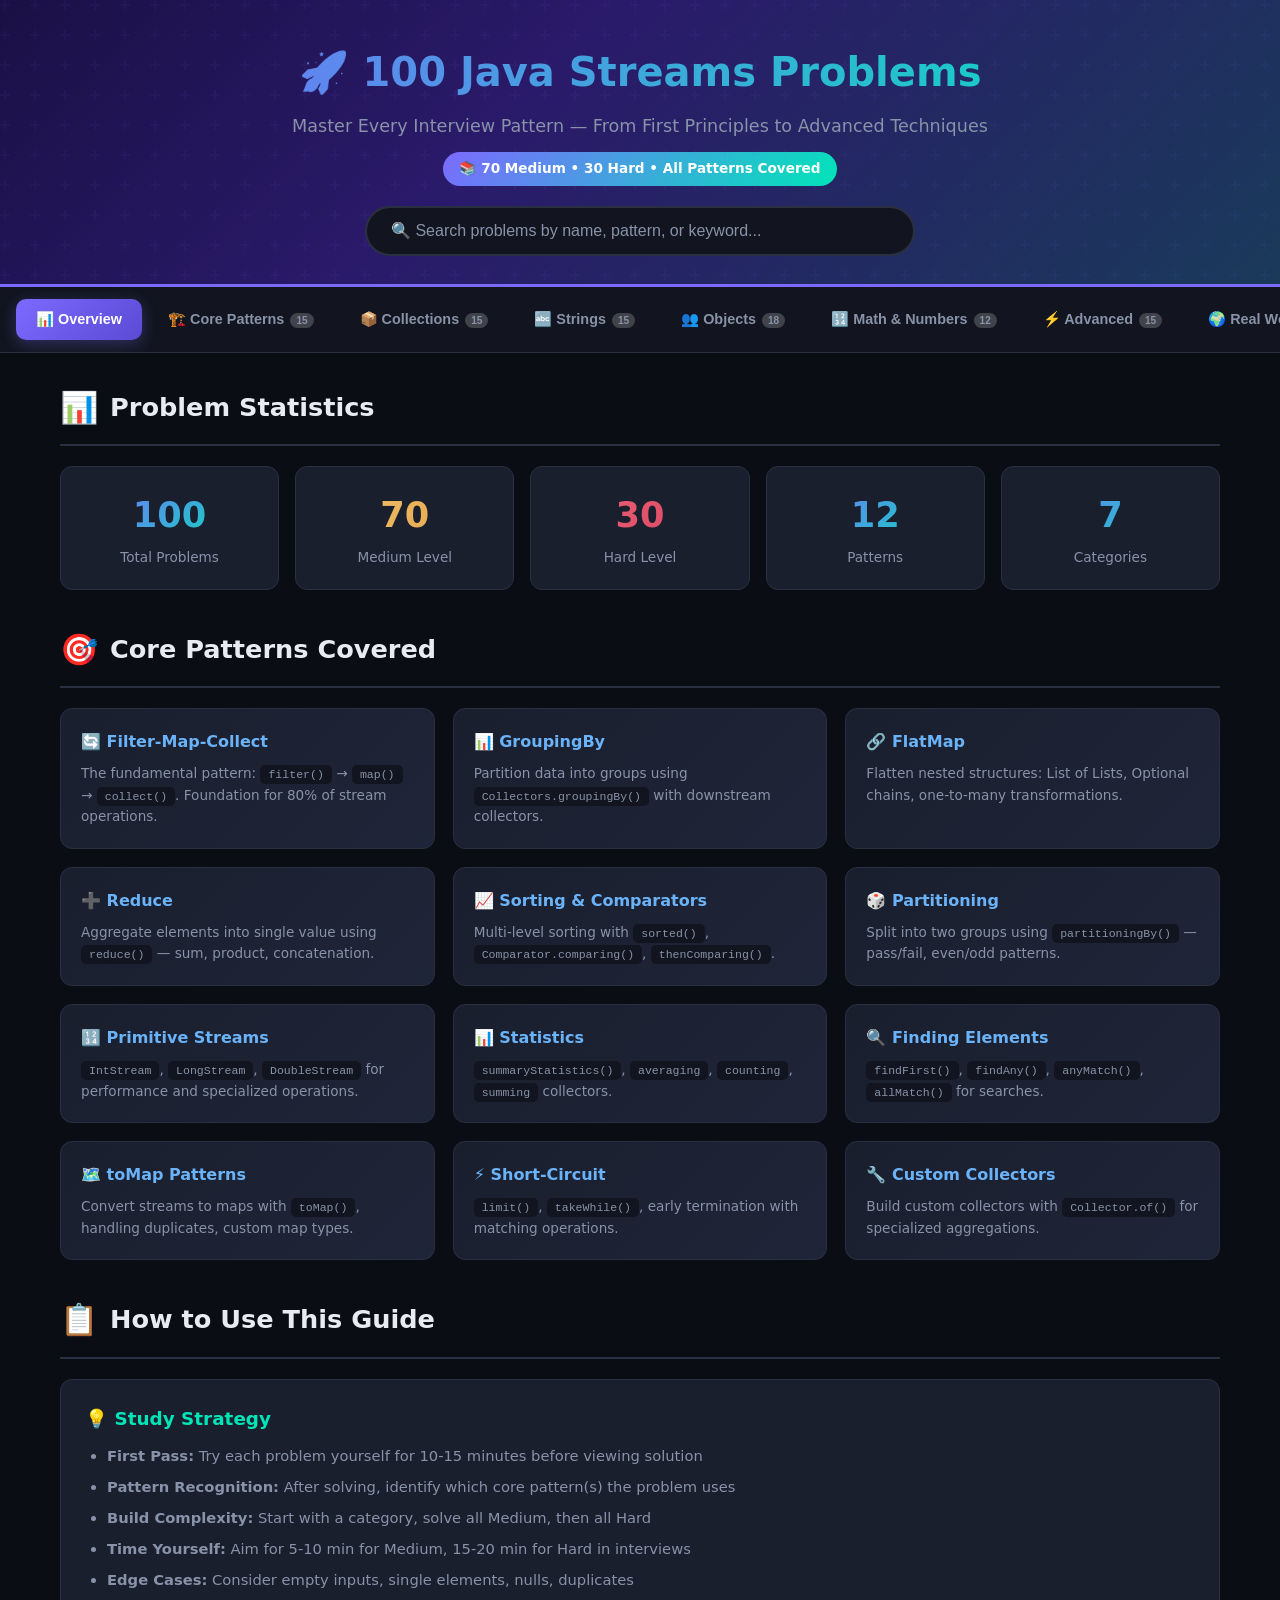
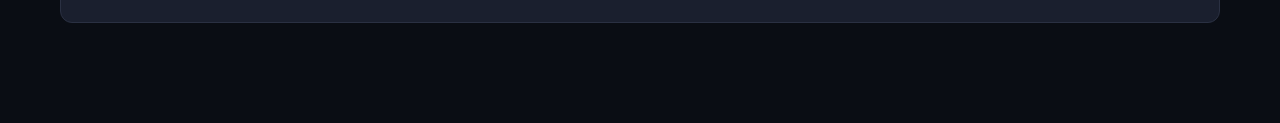
<file: streams2.html>
<!DOCTYPE html>
<html lang="en">
<head>
    <meta charset="UTF-8">
    <meta name="viewport" content="width=device-width, initial-scale=1.0">
    <title>100 Java Streams Problems – Complete Interview Mastery</title>
    <style>
        *{margin:0;padding:0;box-sizing:border-box}
        :root{--bg:#0a0d14;--surface:#12151f;--card:#1a1f2e;--border:#2a3042;--accent:#7c6aff;
            --accent2:#00e5b8;--text:#e8eaf4;--dim:#8892a8;--keyword:#d479ff;--string:#7ec699;
            --type:#f0c674;--method:#6bb3f9;--number:#e5a05a;--comment:#5a6580;--danger:#f06878;
            --success:#7ec699;--warn:#f0c674;--info:#6bb3f9}
        body{font-family:'Segoe UI',system-ui,-apple-system,sans-serif;background:var(--bg);color:var(--text);min-height:100vh;line-height:1.6}
        
        header{background:linear-gradient(135deg,#1a1045 0%,#2a1a6a 40%,#1a3a5a 100%);padding:40px 24px 28px;text-align:center;border-bottom:3px solid var(--accent);position:relative;overflow:hidden}
        header::before{content:'';position:absolute;top:0;left:0;right:0;bottom:0;background:url("data:image/svg+xml,%3Csvg width='60' height='60' viewBox='0 0 60 60' xmlns='http://www.w3.org/2000/svg'%3E%3Cg fill='none' fill-rule='evenodd'%3E%3Cg fill='%237c6aff' fill-opacity='0.05'%3E%3Cpath d='M36 34v-4h-2v4h-4v2h4v4h2v-4h4v-2h-4zm0-30V0h-2v4h-4v2h4v4h2V6h4V4h-4zM6 34v-4H4v4H0v2h4v4h2v-4h4v-2H6zM6 4V0H4v4H0v2h4v4h2V6h4V4H6z'/%3E%3C/g%3E%3C/g%3E%3C/svg%3E")}
        header h1{font-size:2.5em;background:linear-gradient(90deg,#7c6aff,#00e5b8,#7c6aff);background-size:200% auto;-webkit-background-clip:text;-webkit-text-fill-color:transparent;animation:shine 3s linear infinite;margin-bottom:8px;position:relative}
        @keyframes shine{to{background-position:200% center}}
        header p{color:var(--dim);font-size:1.1em;position:relative}
        .header-badge{display:inline-block;background:linear-gradient(135deg,var(--accent),var(--accent2));padding:6px 16px;border-radius:20px;font-size:.85em;color:#fff;margin-top:12px;font-weight:600}
        
        .search-box{margin-top:20px;display:flex;justify-content:center;gap:12px;flex-wrap:wrap;position:relative}
        #search{width:min(550px,90%);padding:14px 24px;border-radius:30px;border:2px solid var(--border);background:var(--surface);color:var(--text);font-size:1em;outline:none;transition:.3s}
        #search:focus{border-color:var(--accent);box-shadow:0 0 0 4px rgba(124,106,255,.2)}
        #search::placeholder{color:var(--dim)}
        
        nav.tabs{display:flex;gap:6px;padding:12px 16px;background:var(--surface);overflow-x:auto;border-bottom:1px solid var(--border);position:sticky;top:0;z-index:100;scrollbar-width:thin}
        nav.tabs::-webkit-scrollbar{height:5px}
        nav.tabs::-webkit-scrollbar-thumb{background:var(--border);border-radius:5px}
        .tab{padding:12px 20px;border:none;background:transparent;color:var(--dim);cursor:pointer;border-radius:10px;font-size:.9em;white-space:nowrap;transition:.25s;font-weight:600;position:relative}
        .tab:hover{background:var(--card);color:var(--text)}
        .tab.active{background:linear-gradient(135deg,var(--accent),#5a4ad4);color:#fff;box-shadow:0 4px 15px rgba(124,106,255,.3)}
        .tab .count{font-size:.7em;background:rgba(255,255,255,.2);padding:2px 6px;border-radius:10px;margin-left:6px}
        
        main{max-width:1200px;margin:0 auto;padding:30px 20px 80px}
        .tab-content{display:none;animation:fadeIn .4s ease}
        .tab-content.active{display:block}
        @keyframes fadeIn{from{opacity:0;transform:translateY(15px)}to{opacity:1;transform:translateY(0)}}
        
        .section-title{font-size:1.6em;color:var(--text);margin:35px 0 20px;padding-bottom:12px;border-bottom:2px solid var(--border);display:flex;align-items:center;gap:12px}
        .section-title:first-child{margin-top:0}
        .section-title .icon{font-size:1.2em}
        
        .stats-bar{display:grid;grid-template-columns:repeat(auto-fit,minmax(140px,1fr));gap:16px;margin-bottom:30px}
        .stat-card{background:var(--card);border:1px solid var(--border);border-radius:12px;padding:20px;text-align:center;transition:.3s}
        .stat-card:hover{border-color:var(--accent);transform:translateY(-2px)}
        .stat-card .value{font-size:2.2em;font-weight:700;background:linear-gradient(135deg,var(--accent),var(--accent2));-webkit-background-clip:text;-webkit-text-fill-color:transparent}
        .stat-card .label{font-size:.85em;color:var(--dim);margin-top:4px}
        
        .cat-filter{display:flex;flex-wrap:wrap;gap:10px;margin-bottom:24px;padding:16px;background:var(--surface);border-radius:12px;border:1px solid var(--border)}
        .cat-btn{padding:8px 18px;border-radius:25px;border:2px solid var(--border);background:transparent;color:var(--dim);cursor:pointer;font-size:.85em;transition:.25s;font-weight:500}
        .cat-btn:hover{border-color:var(--accent);color:var(--accent)}
        .cat-btn.active{background:linear-gradient(135deg,var(--accent),#5a4ad4);color:#fff;border-color:transparent;box-shadow:0 4px 15px rgba(124,106,255,.3)}
        
        .accordion{margin-bottom:12px}
        .acc-header{width:100%;padding:18px 22px;background:var(--card);border:2px solid var(--border);border-radius:12px;color:var(--text);cursor:pointer;text-align:left;font-size:.95em;display:flex;justify-content:space-between;align-items:center;transition:.25s;font-weight:500;gap:12px}
        .acc-header:hover{border-color:var(--accent);background:#1f2538;transform:translateX(4px)}
        .acc-header.open{border-radius:12px 12px 0 0;border-color:var(--accent);background:#1f2538}
        .acc-header .left{display:flex;align-items:center;gap:12px;flex:1}
        .acc-header .num{background:linear-gradient(135deg,var(--accent),var(--accent2));color:#fff;font-weight:700;min-width:36px;height:36px;display:flex;align-items:center;justify-content:center;border-radius:10px;font-size:.85em}
        .acc-header .title{flex:1}
        .acc-header .tags{display:flex;gap:6px;flex-wrap:wrap}
        .acc-header .diff{font-size:.75em;padding:4px 12px;border-radius:20px;font-weight:600}
        .diff-med{background:rgba(240,198,116,.15);color:var(--warn)}
        .diff-hard{background:rgba(240,104,120,.15);color:var(--danger)}
        .acc-header .arrow{transition:.3s;color:var(--dim)}
        .acc-header.open .arrow{transform:rotate(180deg);color:var(--accent)}
        
        .acc-body{display:none;padding:24px;background:var(--surface);border:2px solid var(--accent);border-top:none;border-radius:0 0 12px 12px}
        .acc-body.open{display:block;animation:slideDown .3s ease}
        @keyframes slideDown{from{opacity:0;transform:translateY(-10px)}to{opacity:1;transform:translateY(0)}}
        
        .tag{display:inline-block;font-size:.72em;padding:4px 10px;border-radius:6px;margin:2px;background:rgba(124,106,255,.12);color:var(--accent);font-weight:500}
        .tag.pattern{background:rgba(0,229,184,.12);color:var(--accent2)}
        
        pre{background:#0d1017;border:1px solid var(--border);border-radius:10px;padding:20px;overflow-x:auto;margin:16px 0;font-size:.88em;line-height:1.7;scrollbar-width:thin}
        code{font-family:'JetBrains Mono','Fira Code','Cascadia Code',Consolas,monospace}
        .kw{color:var(--keyword)}.str{color:var(--string)}.tp{color:var(--type)}.mt{color:var(--method)}
        .nm{color:var(--number)}.cm{color:var(--comment);font-style:italic}.an{color:var(--danger)}
        
        .solution-note{background:rgba(124,106,255,.08);border-left:4px solid var(--accent);padding:14px 18px;border-radius:0 8px 8px 0;margin:16px 0;font-size:.9em}
        .solution-note strong{color:var(--accent)}
        .solution-note.tip{background:rgba(0,229,184,.08);border-color:var(--accent2)}
        .solution-note.tip strong{color:var(--accent2)}
        .solution-note.warn{background:rgba(240,198,116,.08);border-color:var(--warn)}
        .solution-note.warn strong{color:var(--warn)}
        
        .complexity{display:inline-flex;gap:16px;margin-top:12px;font-size:.85em}
        .complexity span{color:var(--dim)}
        .complexity strong{color:var(--accent2)}
        
        .card{background:var(--card);border:1px solid var(--border);border-radius:12px;padding:24px;margin-bottom:20px}
        .card h3{color:var(--accent2);margin-bottom:10px;font-size:1.15em}
        .card p,.card li{color:var(--dim);line-height:1.7;font-size:.92em}
        .card ul{padding-left:22px;margin-top:8px}
        .card li{margin-bottom:6px}
        
        .grid{display:grid;grid-template-columns:repeat(auto-fit,minmax(300px,1fr));gap:18px}
        
        .pattern-card{background:linear-gradient(135deg,var(--card),#1f2538);border:1px solid var(--border);border-radius:12px;padding:20px;transition:.3s}
        .pattern-card:hover{border-color:var(--accent);transform:translateY(-3px);box-shadow:0 8px 25px rgba(0,0,0,.3)}
        .pattern-card h4{color:var(--method);margin-bottom:8px;font-size:1em;display:flex;align-items:center;gap:8px}
        .pattern-card p{color:var(--dim);font-size:.85em;line-height:1.6}
        .pattern-card code{background:var(--surface);padding:3px 8px;border-radius:5px;font-size:.85em}
        
        table{width:100%;border-collapse:collapse;margin:16px 0;font-size:.88em}
        th{background:var(--surface);color:var(--accent2);padding:14px;text-align:left;border-bottom:2px solid var(--border)}
        td{padding:12px 14px;border-bottom:1px solid var(--border);color:var(--dim)}
        tr:hover td{background:rgba(124,106,255,.04)}
        td code{background:var(--surface);padding:3px 8px;border-radius:5px;font-size:.9em;color:var(--method)}
        
        .progress-ring{position:relative;width:100px;height:100px;margin:0 auto}
        .progress-ring svg{transform:rotate(-90deg)}
        .progress-ring circle{fill:none;stroke-width:8}
        .progress-ring .bg{stroke:var(--border)}
        .progress-ring .progress{stroke:url(#gradient);stroke-linecap:round;transition:stroke-dashoffset .5s}
        .progress-ring .text{position:absolute;top:50%;left:50%;transform:translate(-50%,-50%);font-size:1.4em;font-weight:700}
        
        @media(max-width:768px){
            header h1{font-size:1.8em}
            .stats-bar{grid-template-columns:repeat(2,1fr)}
            nav.tabs{gap:4px}
            .tab{padding:10px 14px;font-size:.82em}
            main{padding:20px 12px}
            .acc-header{padding:14px 16px;flex-direction:column;align-items:flex-start}
            .acc-header .tags{margin-top:10px}
        }
    </style>
</head>
<body>
<header>
    <h1>🚀 100 Java Streams Problems</h1>
    <p>Master Every Interview Pattern — From First Principles to Advanced Techniques</p>
    <span class="header-badge">📚 70 Medium • 30 Hard • All Patterns Covered</span>
    <div class="search-box">
        <input type="text" id="search" placeholder="🔍 Search problems by name, pattern, or keyword...">
    </div>
</header>

<nav class="tabs" id="tabNav">
    <button class="tab active" data-tab="overview">📊 Overview</button>
    <button class="tab" data-tab="fundamentals">🏗️ Core Patterns<span class="count">15</span></button>
    <button class="tab" data-tab="collections">📦 Collections<span class="count">15</span></button>
    <button class="tab" data-tab="strings">🔤 Strings<span class="count">15</span></button>
    <button class="tab" data-tab="objects">👥 Objects<span class="count">18</span></button>
    <button class="tab" data-tab="numbers">🔢 Math & Numbers<span class="count">12</span></button>
    <button class="tab" data-tab="advanced">⚡ Advanced<span class="count">15</span></button>
    <button class="tab" data-tab="realworld">🌍 Real World<span class="count">10</span></button>
</nav>

<main>

<!-- ==================== OVERVIEW ==================== -->
<div class="tab-content active" id="overview">
    <h2 class="section-title"><span class="icon">📊</span> Problem Statistics</h2>
    
    <div class="stats-bar">
        <div class="stat-card">
            <div class="value">100</div>
            <div class="label">Total Problems</div>
        </div>
        <div class="stat-card">
            <div class="value" style="background:linear-gradient(135deg,var(--warn),#e5a040);-webkit-background-clip:text">70</div>
            <div class="label">Medium Level</div>
        </div>
        <div class="stat-card">
            <div class="value" style="background:linear-gradient(135deg,var(--danger),#d44060);-webkit-background-clip:text">30</div>
            <div class="label">Hard Level</div>
        </div>
        <div class="stat-card">
            <div class="value">12</div>
            <div class="label">Patterns</div>
        </div>
        <div class="stat-card">
            <div class="value">7</div>
            <div class="label">Categories</div>
        </div>
    </div>

    <h2 class="section-title"><span class="icon">🎯</span> Core Patterns Covered</h2>
    <div class="grid">
        <div class="pattern-card">
            <h4>🔄 Filter-Map-Collect</h4>
            <p>The fundamental pattern: <code>filter()</code> → <code>map()</code> → <code>collect()</code>. Foundation for 80% of stream operations.</p>
        </div>
        <div class="pattern-card">
            <h4>📊 GroupingBy</h4>
            <p>Partition data into groups using <code>Collectors.groupingBy()</code> with downstream collectors.</p>
        </div>
        <div class="pattern-card">
            <h4>🔗 FlatMap</h4>
            <p>Flatten nested structures: List of Lists, Optional chains, one-to-many transformations.</p>
        </div>
        <div class="pattern-card">
            <h4>➕ Reduce</h4>
            <p>Aggregate elements into single value using <code>reduce()</code> — sum, product, concatenation.</p>
        </div>
        <div class="pattern-card">
            <h4>📈 Sorting & Comparators</h4>
            <p>Multi-level sorting with <code>sorted()</code>, <code>Comparator.comparing()</code>, <code>thenComparing()</code>.</p>
        </div>
        <div class="pattern-card">
            <h4>🎲 Partitioning</h4>
            <p>Split into two groups using <code>partitioningBy()</code> — pass/fail, even/odd patterns.</p>
        </div>
        <div class="pattern-card">
            <h4>🔢 Primitive Streams</h4>
            <p><code>IntStream</code>, <code>LongStream</code>, <code>DoubleStream</code> for performance and specialized operations.</p>
        </div>
        <div class="pattern-card">
            <h4>📊 Statistics</h4>
            <p><code>summaryStatistics()</code>, <code>averaging</code>, <code>counting</code>, <code>summing</code> collectors.</p>
        </div>
        <div class="pattern-card">
            <h4>🔍 Finding Elements</h4>
            <p><code>findFirst()</code>, <code>findAny()</code>, <code>anyMatch()</code>, <code>allMatch()</code> for searches.</p>
        </div>
        <div class="pattern-card">
            <h4>🗺️ toMap Patterns</h4>
            <p>Convert streams to maps with <code>toMap()</code>, handling duplicates, custom map types.</p>
        </div>
        <div class="pattern-card">
            <h4>⚡ Short-Circuit</h4>
            <p><code>limit()</code>, <code>takeWhile()</code>, early termination with matching operations.</p>
        </div>
        <div class="pattern-card">
            <h4>🔧 Custom Collectors</h4>
            <p>Build custom collectors with <code>Collector.of()</code> for specialized aggregations.</p>
        </div>
    </div>

    <h2 class="section-title"><span class="icon">📋</span> How to Use This Guide</h2>
    <div class="card">
        <h3>💡 Study Strategy</h3>
        <ul>
            <li><strong>First Pass:</strong> Try each problem yourself for 10-15 minutes before viewing solution</li>
            <li><strong>Pattern Recognition:</strong> After solving, identify which core pattern(s) the problem uses</li>
            <li><strong>Build Complexity:</strong> Start with a category, solve all Medium, then all Hard</li>
            <li><strong>Time Yourself:</strong> Aim for 5-10 min for Medium, 15-20 min for Hard in interviews</li>
            <li><strong>Edge Cases:</strong> Consider empty inputs, single elements, nulls, duplicates</li>
        </ul>
    </div>
</div>

<!-- ==================== CORE PATTERNS (1-15) ==================== -->
<div class="tab-content" id="fundamentals">
    <h2 class="section-title"><span class="icon">🏗️</span> Core Stream Patterns (1-15)</h2>
    
    <div class="cat-filter">
        <button class="cat-btn active" data-cat="all">All (15)</button>
        <button class="cat-btn" data-cat="filter">Filter</button>
        <button class="cat-btn" data-cat="map">Map</button>
        <button class="cat-btn" data-cat="reduce">Reduce</button>
        <button class="cat-btn" data-cat="collect">Collect</button>
    </div>

    <div class="problem-list">
        
<!-- Problem 1 -->
<div class="accordion" data-cat="filter reduce">
<button class="acc-header">
    <span class="left">
        <span class="num">1</span>
        <span class="title">Find sum of squares of odd numbers greater than 5</span>
    </span>
    <span class="tags">
        <span class="tag">filter</span>
        <span class="tag">map</span>
        <span class="tag pattern">reduce</span>
        <span class="diff diff-med">Medium</span>
    </span>
    <span class="arrow">▼</span>
</button>
<div class="acc-body">
<div class="solution-note">
<strong>Pattern:</strong> Filter → Map → Reduce. Chain multiple filters, transform, then aggregate.
</div>
<pre><code class="java">List<Integer> numbers = List.of(1, 2, 3, 5, 7, 8, 9, 11, 12, 15);

int result = numbers.stream()
    .filter(n -> n % 2 != 0)      // Keep odd numbers
    .filter(n -> n > 5)           // Keep > 5
    .mapToInt(n -> n * n)         // Square each
    .sum();                       // Sum all
// Result: 49 + 81 + 121 + 225 = 476

// Alternative with reduce
int result2 = numbers.stream()
    .filter(n -> n % 2 != 0 && n > 5)
    .map(n -> n * n)
    .reduce(0, Integer::sum);</code></pre>
<div class="complexity">
    <span>Time: <strong>O(n)</strong></span>
    <span>Space: <strong>O(1)</strong></span>
</div>
</div>
</div>

<!-- Problem 2 -->
<div class="accordion" data-cat="reduce">
<button class="acc-header">
    <span class="left">
        <span class="num">2</span>
        <span class="title">Find product of all elements using reduce</span>
    </span>
    <span class="tags">
        <span class="tag pattern">reduce</span>
        <span class="diff diff-med">Medium</span>
    </span>
    <span class="arrow">▼</span>
</button>
<div class="acc-body">
<div class="solution-note">
<strong>Pattern:</strong> Reduce with identity. Use 1 as identity for multiplication (neutral element).
</div>
<pre><code class="java">List<Integer> numbers = List.of(2, 3, 4, 5);

// With identity - returns int
int product = numbers.stream()
    .reduce(1, (a, b) -> a * b);
// 2 * 3 * 4 * 5 = 120

// Without identity - returns Optional (handles empty list)
Optional<Integer> productOpt = numbers.stream()
    .reduce((a, b) -> a * b);

// Using method reference for clarity
int product2 = numbers.stream()
    .reduce(1, Math::multiplyExact);

// Handle potential overflow with BigInteger
BigInteger bigProduct = numbers.stream()
    .map(BigInteger::valueOf)
    .reduce(BigInteger.ONE, BigInteger::multiply);</code></pre>
<div class="solution-note tip">
<strong>💡 Tip:</strong> Always consider overflow. For large products, use BigInteger or check bounds.
</div>
</div>
</div>

<!-- Problem 3 -->
<div class="accordion" data-cat="filter collect">
<button class="acc-header">
    <span class="left">
        <span class="num">3</span>
        <span class="title">Find all elements greater than the average</span>
    </span>
    <span class="tags">
        <span class="tag">statistics</span>
        <span class="tag pattern">two-pass</span>
        <span class="diff diff-med">Medium</span>
    </span>
    <span class="arrow">▼</span>
</button>
<div class="acc-body">
<div class="solution-note">
<strong>Pattern:</strong> Two-pass processing. Calculate aggregate first, then filter based on it.
</div>
<pre><code class="java">List<Integer> numbers = List.of(1, 5, 8, 12, 3, 9, 15, 2);

// Step 1: Calculate average
double avg = numbers.stream()
    .mapToInt(Integer::intValue)
    .average()
    .orElse(0.0);
// avg = 6.875

// Step 2: Filter elements above average
List<Integer> aboveAvg = numbers.stream()
    .filter(n -> n > avg)
    .collect(Collectors.toList());
// [8, 12, 9, 15]

// One-liner using teeing (Java 12+)
var result = numbers.stream()
    .collect(Collectors.teeing(
        Collectors.averagingInt(n -> n),
        Collectors.toList(),
        (average, list) -> list.stream()
            .filter(n -> n > average)
            .collect(Collectors.toList())
    ));</code></pre>
<div class="solution-note warn">
<strong>⚠️ Note:</strong> Streams can only be consumed once. Two-pass requires either the original collection or teeing.
</div>
</div>
</div>

<!-- Problem 4 -->
<div class="accordion" data-cat="filter collect">
<button class="acc-header">
    <span class="left">
        <span class="num">4</span>
        <span class="title">Find elements appearing exactly twice</span>
    </span>
    <span class="tags">
        <span class="tag">groupingBy</span>
        <span class="tag pattern">frequency</span>
        <span class="diff diff-med">Medium</span>
    </span>
    <span class="arrow">▼</span>
</button>
<div class="acc-body">
<div class="solution-note">
<strong>Pattern:</strong> Frequency map → Filter by count. Use groupingBy with counting downstream.
</div>
<pre><code class="java">List<Integer> numbers = List.of(1, 2, 3, 2, 4, 3, 5, 3, 1);

Set<Integer> appearsTwice = numbers.stream()
    .collect(Collectors.groupingBy(
        n -> n,                           // Group by the number itself
        Collectors.counting()             // Count occurrences
    ))
    .entrySet().stream()
    .filter(e -> e.getValue() == 2)       // Keep only count == 2
    .map(Map.Entry::getKey)
    .collect(Collectors.toSet());
// [1, 2] - both appear exactly twice

// Generic solution for "exactly N times"
public static <T> Set<T> findElementsAppearingNTimes(List<T> list, long n) {
    return list.stream()
        .collect(Collectors.groupingBy(Function.identity(), Collectors.counting()))
        .entrySet().stream()
        .filter(e -> e.getValue() == n)
        .map(Map.Entry::getKey)
        .collect(Collectors.toSet());
}</code></pre>
</div>
</div>

<!-- Problem 5 -->
<div class="accordion" data-cat="filter">
<button class="acc-header">
    <span class="left">
        <span class="num">5</span>
        <span class="title">Find first N elements satisfying a condition</span>
    </span>
    <span class="tags">
        <span class="tag">filter</span>
        <span class="tag">limit</span>
        <span class="tag pattern">short-circuit</span>
        <span class="diff diff-med">Medium</span>
    </span>
    <span class="arrow">▼</span>
</button>
<div class="acc-body">
<div class="solution-note">
<strong>Pattern:</strong> Filter → Limit. Short-circuit evaluation stops processing once N elements found.
</div>
<pre><code class="java">List<Integer> numbers = List.of(1, 3, 5, 8, 10, 12, 15, 18, 20, 25);

// Find first 3 even numbers
List<Integer> firstThreeEvens = numbers.stream()
    .filter(n -> n % 2 == 0)
    .limit(3)
    .collect(Collectors.toList());
// [8, 10, 12]

// Find first 5 numbers divisible by 3
List<Integer> divisibleBy3 = numbers.stream()
    .filter(n -> n % 3 == 0)
    .limit(5)
    .collect(Collectors.toList());
// [3, 15, 18]

// With peek to demonstrate lazy evaluation
List<Integer> result = numbers.stream()
    .peek(n -> System.out.println("Processing: " + n))
    .filter(n -> n > 10)
    .limit(2)
    .collect(Collectors.toList());
// Only processes: 1, 3, 5, 8, 10, 12, 15 then stops!
// Returns: [12, 15]</code></pre>
<div class="solution-note tip">
<strong>💡 Performance:</strong> limit() is short-circuiting — it stops upstream operations once satisfied.
</div>
</div>
</div>

<!-- Problem 6 -->
<div class="accordion" data-cat="reduce">
<button class="acc-header">
    <span class="left">
        <span class="num">6</span>
        <span class="title">Find maximum using reduce (without max())</span>
    </span>
    <span class="tags">
        <span class="tag pattern">reduce</span>
        <span class="tag">comparison</span>
        <span class="diff diff-med">Medium</span>
    </span>
    <span class="arrow">▼</span>
</button>
<div class="acc-body">
<div class="solution-note">
<strong>Pattern:</strong> Reduce for aggregation. Demonstrates reduce is a general-purpose combiner.
</div>
<pre><code class="java">List<Integer> numbers = List.of(5, 2, 9, 1, 7, 3);

// Using reduce with BinaryOperator
Optional<Integer> max = numbers.stream()
    .reduce((a, b) -> a > b ? a : b);
// Optional[9]

// Using reduce with identity (for non-empty guarantee)
int maxWithDefault = numbers.stream()
    .reduce(Integer.MIN_VALUE, (a, b) -> a > b ? a : b);
// 9

// Using method reference
Optional<Integer> max2 = numbers.stream()
    .reduce(Integer::max);

// Find min using same pattern
Optional<Integer> min = numbers.stream()
    .reduce(Integer::min);

// Find max by absolute value
Optional<Integer> maxByAbs = numbers.stream()
    .reduce((a, b) -> Math.abs(a) > Math.abs(b) ? a : b);

// Find both max and min in single pass using reduce
int[] minMax = numbers.stream()
    .reduce(
        new int[]{Integer.MAX_VALUE, Integer.MIN_VALUE},
        (acc, n) -> new int[]{Math.min(acc[0], n), Math.max(acc[1], n)},
        (a, b) -> new int[]{Math.min(a[0], b[0]), Math.max(a[1], b[1])}
    );
// [1, 9]</code></pre>
</div>
</div>

<!-- Problem 7 -->
<div class="accordion" data-cat="map collect">
<button class="acc-header">
    <span class="left">
        <span class="num">7</span>
        <span class="title">Transform and collect to specific collection types</span>
    </span>
    <span class="tags">
        <span class="tag">toCollection</span>
        <span class="tag pattern">collectors</span>
        <span class="diff diff-med">Medium</span>
    </span>
    <span class="arrow">▼</span>
</button>
<div class="acc-body">
<div class="solution-note">
<strong>Pattern:</strong> Use Collectors.toCollection() with constructor reference for specific types.
</div>
<pre><code class="java">List<String> names = List.of("Charlie", "Alice", "Bob", "David", "Alice");

// To TreeSet (sorted, no duplicates)
TreeSet<String> sortedUnique = names.stream()
    .collect(Collectors.toCollection(TreeSet::new));
// [Alice, Bob, Charlie, David]

// To LinkedList
LinkedList<String> linkedList = names.stream()
    .map(String::toUpperCase)
    .collect(Collectors.toCollection(LinkedList::new));

// To ArrayDeque
ArrayDeque<String> deque = names.stream()
    .filter(n -> n.length() > 3)
    .collect(Collectors.toCollection(ArrayDeque::new));

// To LinkedHashSet (preserves insertion order, no duplicates)
LinkedHashSet<String> orderedSet = names.stream()
    .collect(Collectors.toCollection(LinkedHashSet::new));
// [Charlie, Alice, Bob, David]

// To ConcurrentSkipListSet (thread-safe, sorted)
ConcurrentSkipListSet<String> concurrentSet = names.stream()
    .collect(Collectors.toCollection(ConcurrentSkipListSet::new));

// To PriorityQueue with custom comparator
PriorityQueue<String> pq = names.stream()
    .collect(Collectors.toCollection(
        () -> new PriorityQueue<>(Comparator.comparing(String::length))
    ));</code></pre>
</div>
</div>

<!-- Problem 8 -->
<div class="accordion" data-cat="reduce">
<button class="acc-header">
    <span class="left">
        <span class="num">8</span>
        <span class="title">Concatenate strings with reduce vs joining</span>
    </span>
    <span class="tags">
        <span class="tag pattern">reduce</span>
        <span class="tag">joining</span>
        <span class="diff diff-med">Medium</span>
    </span>
    <span class="arrow">▼</span>
</button>
<div class="acc-body">
<div class="solution-note">
<strong>Pattern:</strong> Compare reduce() vs Collectors.joining() for string concatenation.
</div>
<pre><code class="java">List<String> words = List.of("Java", "Streams", "Are", "Powerful");

// Using reduce - simple but creates many intermediate strings
String concat1 = words.stream()
    .reduce("", (a, b) -> a + " " + b).trim();
// "Java Streams Are Powerful"

// Using reduce with StringBuilder (more efficient)
String concat2 = words.stream()
    .reduce(new StringBuilder(), 
        (sb, s) -> sb.length() == 0 ? sb.append(s) : sb.append(" ").append(s),
        StringBuilder::append)
    .toString();

// Using Collectors.joining - BEST approach
String concat3 = words.stream()
    .collect(Collectors.joining(" "));
// "Java Streams Are Powerful"

// With prefix and suffix
String formatted = words.stream()
    .collect(Collectors.joining(", ", "[", "]"));
// "[Java, Streams, Are, Powerful]"

// Complex: join with transformation
String upper = words.stream()
    .map(String::toUpperCase)
    .collect(Collectors.joining(" | "));
// "JAVA | STREAMS | ARE | POWERFUL"</code></pre>
<div class="solution-note tip">
<strong>💡 Best Practice:</strong> Always use Collectors.joining() for strings. It uses StringBuilder internally and is optimized.
</div>
</div>
</div>

<!-- Problem 9 -->
<div class="accordion" data-cat="collect">
<button class="acc-header">
    <span class="left">
        <span class="num">9</span>
        <span class="title">Partition list by multiple criteria</span>
    </span>
    <span class="tags">
        <span class="tag">partitioningBy</span>
        <span class="tag pattern">grouping</span>
        <span class="diff diff-med">Medium</span>
    </span>
    <span class="arrow">▼</span>
</button>
<div class="acc-body">
<div class="solution-note">
<strong>Pattern:</strong> partitioningBy creates exactly two groups (true/false). For more groups, use groupingBy.
</div>
<pre><code class="java">List<Integer> numbers = List.of(1, 2, 3, 4, 5, 6, 7, 8, 9, 10);

// Simple partition: even/odd
Map<Boolean, List<Integer>> evenOdd = numbers.stream()
    .collect(Collectors.partitioningBy(n -> n % 2 == 0));
// {false=[1,3,5,7,9], true=[2,4,6,8,10]}

// Partition with downstream collector - count each partition
Map<Boolean, Long> counts = numbers.stream()
    .collect(Collectors.partitioningBy(
        n -> n > 5,
        Collectors.counting()
    ));
// {false=5, true=5}

// Partition with sum
Map<Boolean, Integer> sums = numbers.stream()
    .collect(Collectors.partitioningBy(
        n -> n % 2 == 0,
        Collectors.summingInt(n -> n)
    ));
// {false=25, true=30}

// Multi-level: partition then group
// First split by even/odd, then by >5
Map<Boolean, Map<Boolean, List<Integer>>> nested = numbers.stream()
    .collect(Collectors.partitioningBy(
        n -> n % 2 == 0,
        Collectors.partitioningBy(n -> n > 5)
    ));
// {false={false=[1,3,5], true=[7,9]}, true={false=[2,4], true=[6,8,10]}}</code></pre>
</div>
</div>

<!-- Problem 10 -->
<div class="accordion" data-cat="collect">
<button class="acc-header">
    <span class="left">
        <span class="num">10</span>
        <span class="title">Group by computed key with custom downstream</span>
    </span>
    <span class="tags">
        <span class="tag pattern">groupingBy</span>
        <span class="tag">downstream</span>
        <span class="diff diff-med">Medium</span>
    </span>
    <span class="arrow">▼</span>
</button>
<div class="acc-body">
<div class="solution-note">
<strong>Pattern:</strong> groupingBy(classifier, downstream) - group then apply collector to each group.
</div>
<pre><code class="java">List<String> words = List.of("apple", "banana", "apricot", "cherry", "avocado", "blueberry");

// Group by first letter, collect names
Map<Character, List<String>> byFirstLetter = words.stream()
    .collect(Collectors.groupingBy(w -> w.charAt(0)));
// {a=[apple, apricot, avocado], b=[banana, blueberry], c=[cherry]}

// Group by length, count each group
Map<Integer, Long> byLengthCount = words.stream()
    .collect(Collectors.groupingBy(String::length, Collectors.counting()));
// {5=1, 6=2, 7=2, 9=1}

// Group by first letter, join with comma
Map<Character, String> byFirstLetterJoined = words.stream()
    .collect(Collectors.groupingBy(
        w -> w.charAt(0),
        Collectors.joining(", ")
    ));
// {a=apple, apricot, avocado, b=banana, blueberry, c=cherry}

// Group by first letter, find longest in each group
Map<Character, Optional<String>> longestByLetter = words.stream()
    .collect(Collectors.groupingBy(
        w -> w.charAt(0),
        Collectors.maxBy(Comparator.comparingInt(String::length))
    ));
// {a=Optional[avocado], b=Optional[blueberry], c=Optional[cherry]}

// Group by length range
Map<String, List<String>> byLengthRange = words.stream()
    .collect(Collectors.groupingBy(w -> {
        int len = w.length();
        if (len <= 5) return "short";
        if (len <= 7) return "medium";
        return "long";
    }));</code></pre>
</div>
</div>

<!-- Problem 11 -->
<div class="accordion" data-cat="filter">
<button class="acc-header">
    <span class="left">
        <span class="num">11</span>
        <span class="title">Find distinct elements by property (distinct by key)</span>
    </span>
    <span class="tags">
        <span class="tag pattern">distinctBy</span>
        <span class="tag">filter</span>
        <span class="diff diff-hard">Hard</span>
    </span>
    <span class="arrow">▼</span>
</button>
<div class="acc-body">
<div class="solution-note">
<strong>Pattern:</strong> distinct() uses equals(). For custom property, use stateful filter with Set.
</div>
<pre><code class="java">record Person(String name, String city) {}

List<Person> people = List.of(
    new Person("Alice", "NYC"),
    new Person("Bob", "LA"),
    new Person("Charlie", "NYC"),
    new Person("David", "LA"),
    new Person("Eve", "Chicago")
);

// Distinct by city - keep first person from each city
// Helper method
public static <T> Predicate<T> distinctByKey(Function<? super T, ?> keyExtractor) {
    Set<Object> seen = ConcurrentHashMap.newKeySet();
    return t -> seen.add(keyExtractor.apply(t));
}

List<Person> distinctByCity = people.stream()
    .filter(distinctByKey(Person::city))
    .collect(Collectors.toList());
// [Alice(NYC), Bob(LA), Eve(Chicago)]

// Alternative using toMap (keeps last)
Collection<Person> distinctByCity2 = people.stream()
    .collect(Collectors.toMap(
        Person::city,
        Function.identity(),
        (existing, replacement) -> existing  // Keep first
    ))
    .values();

// Using groupingBy to get first of each group
List<Person> distinctByCity3 = people.stream()
    .collect(Collectors.groupingBy(Person::city))
    .values().stream()
    .map(list -> list.get(0))
    .collect(Collectors.toList());</code></pre>
<div class="solution-note warn">
<strong>⚠️ Thread Safety:</strong> For parallel streams, use ConcurrentHashMap.newKeySet() in distinctByKey.
</div>
</div>
</div>

<!-- Problem 12 -->
<div class="accordion" data-cat="reduce">
<button class="acc-header">
    <span class="left">
        <span class="num">12</span>
        <span class="title">Implement moving/sliding window statistics</span>
    </span>
    <span class="tags">
        <span class="tag pattern">sliding-window</span>
        <span class="tag">IntStream</span>
        <span class="diff diff-hard">Hard</span>
    </span>
    <span class="arrow">▼</span>
</button>
<div class="acc-body">
<div class="solution-note">
<strong>Pattern:</strong> Use IntStream.range to create windows, then process each window.
</div>
<pre><code class="java">List<Integer> numbers = List.of(1, 3, 5, 7, 9, 11, 13, 15);
int windowSize = 3;

// Moving average
List<Double> movingAverages = IntStream.rangeClosed(0, numbers.size() - windowSize)
    .mapToObj(i -> numbers.subList(i, i + windowSize))
    .map(window -> window.stream()
        .mapToInt(Integer::intValue)
        .average()
        .orElse(0))
    .collect(Collectors.toList());
// [3.0, 5.0, 7.0, 9.0, 11.0, 13.0]

// Moving sum
List<Integer> movingSums = IntStream.rangeClosed(0, numbers.size() - windowSize)
    .map(i -> numbers.subList(i, i + windowSize).stream()
        .mapToInt(Integer::intValue)
        .sum())
    .boxed()
    .collect(Collectors.toList());
// [9, 15, 21, 27, 33, 39]

// Moving max
List<Integer> movingMax = IntStream.rangeClosed(0, numbers.size() - windowSize)
    .mapToObj(i -> numbers.subList(i, i + windowSize).stream()
        .max(Integer::compare)
        .orElse(0))
    .collect(Collectors.toList());
// [5, 7, 9, 11, 13, 15]

// All statistics for each window
List<IntSummaryStatistics> windowStats = IntStream.rangeClosed(0, numbers.size() - windowSize)
    .mapToObj(i -> numbers.subList(i, i + windowSize).stream()
        .mapToInt(Integer::intValue)
        .summaryStatistics())
    .collect(Collectors.toList());</code></pre>
</div>
</div>

<!-- Problem 13 -->
<div class="accordion" data-cat="map">
<button class="acc-header">
    <span class="left">
        <span class="num">13</span>
        <span class="title">Indexed stream operations (access index in map)</span>
    </span>
    <span class="tags">
        <span class="tag pattern">indexed</span>
        <span class="tag">IntStream</span>
        <span class="diff diff-med">Medium</span>
    </span>
    <span class="arrow">▼</span>
</button>
<div class="acc-body">
<div class="solution-note">
<strong>Pattern:</strong> Streams don't have built-in indices. Use IntStream.range() to iterate by index.
</div>
<pre><code class="java">List<String> names = List.of("Alice", "Bob", "Charlie", "David");

// Add index to each element
List<String> indexed = IntStream.range(0, names.size())
    .mapToObj(i -> i + ": " + names.get(i))
    .collect(Collectors.toList());
// ["0: Alice", "1: Bob", "2: Charlie", "3: David"]

// Filter by index (keep even indices)
List<String> evenIndices = IntStream.range(0, names.size())
    .filter(i -> i % 2 == 0)
    .mapToObj(names::get)
    .collect(Collectors.toList());
// ["Alice", "Charlie"]

// Create index-value pairs
record IndexedValue<T>(int index, T value) {}

List<IndexedValue<String>> pairs = IntStream.range(0, names.size())
    .mapToObj(i -> new IndexedValue<>(i, names.get(i)))
    .collect(Collectors.toList());

// Find index of first match
OptionalInt firstIndex = IntStream.range(0, names.size())
    .filter(i -> names.get(i).startsWith("C"))
    .findFirst();
// OptionalInt[2]

// Zip two lists together
List<String> list1 = List.of("a", "b", "c");
List<Integer> list2 = List.of(1, 2, 3);

List<String> zipped = IntStream.range(0, Math.min(list1.size(), list2.size()))
    .mapToObj(i -> list1.get(i) + list2.get(i))
    .collect(Collectors.toList());
// ["a1", "b2", "c3"]</code></pre>
</div>
</div>

<!-- Problem 14 -->
<div class="accordion" data-cat="collect">
<button class="acc-header">
    <span class="left">
        <span class="num">14</span>
        <span class="title">Collect to map with collision handling</span>
    </span>
    <span class="tags">
        <span class="tag pattern">toMap</span>
        <span class="tag">merge</span>
        <span class="diff diff-med">Medium</span>
    </span>
    <span class="arrow">▼</span>
</button>
<div class="acc-body">
<div class="solution-note">
<strong>Pattern:</strong> toMap(keyMapper, valueMapper, mergeFunction) handles duplicate keys.
</div>
<pre><code class="java">record Product(String category, String name, double price) {}

List<Product> products = List.of(
    new Product("Electronics", "Phone", 800),
    new Product("Electronics", "Laptop", 1200),
    new Product("Clothing", "Shirt", 50),
    new Product("Electronics", "Tablet", 400),
    new Product("Clothing", "Pants", 70)
);

// Sum prices by category
Map<String, Double> totalByCategory = products.stream()
    .collect(Collectors.toMap(
        Product::category,
        Product::price,
        Double::sum  // Merge function: sum prices for same category
    ));
// {Electronics=2400.0, Clothing=120.0}

// Keep most expensive product per category
Map<String, Product> mostExpensive = products.stream()
    .collect(Collectors.toMap(
        Product::category,
        Function.identity(),
        (p1, p2) -> p1.price() > p2.price() ? p1 : p2
    ));

// Count by category using toMap
Map<String, Integer> countByCategory = products.stream()
    .collect(Collectors.toMap(
        Product::category,
        p -> 1,
        Integer::sum
    ));
// {Electronics=3, Clothing=2}

// Collect names by category (comma-separated)
Map<String, String> namesByCategory = products.stream()
    .collect(Collectors.toMap(
        Product::category,
        Product::name,
        (n1, n2) -> n1 + ", " + n2
    ));
// {Electronics=Phone, Laptop, Tablet, Clothing=Shirt, Pants}

// Collect to specific map type (TreeMap)
TreeMap<String, Double> sorted = products.stream()
    .collect(Collectors.toMap(
        Product::category,
        Product::price,
        Double::sum,
        TreeMap::new
    ));</code></pre>
</div>
</div>

<!-- Problem 15 -->
<div class="accordion" data-cat="reduce collect">
<button class="acc-header">
    <span class="left">
        <span class="num">15</span>
        <span class="title">Use teeing collector for simultaneous operations</span>
    </span>
    <span class="tags">
        <span class="tag pattern">teeing</span>
        <span class="tag">Java 12+</span>
        <span class="diff diff-hard">Hard</span>
    </span>
    <span class="arrow">▼</span>
</button>
<div class="acc-body">
<div class="solution-note">
<strong>Pattern:</strong> teeing() applies two collectors simultaneously and merges results. Single-pass efficiency.
</div>
<pre><code class="java">List<Integer> numbers = List.of(3, 8, 1, 9, 5, 2, 7, 4, 6);

// Find min and max in single pass
record MinMax(int min, int max) {}

MinMax minMax = numbers.stream()
    .collect(Collectors.teeing(
        Collectors.minBy(Integer::compare),
        Collectors.maxBy(Integer::compare),
        (min, max) -> new MinMax(min.orElse(0), max.orElse(0))
    ));
// MinMax[min=1, max=9]

// Calculate average and count together
record Stats(double average, long count) {}

Stats stats = numbers.stream()
    .collect(Collectors.teeing(
        Collectors.averagingInt(n -> n),
        Collectors.counting(),
        Stats::new
    ));
// Stats[average=5.0, count=9]

// Sum and product together
record SumProduct(int sum, long product) {}

SumProduct sp = numbers.stream()
    .collect(Collectors.teeing(
        Collectors.summingInt(n -> n),
        Collectors.reducing(1L, Long::valueOf, (a, b) -> a * b),
        SumProduct::new
    ));

// First and last element
record FirstLast<T>(T first, T last) {}

FirstLast<Integer> fl = numbers.stream()
    .collect(Collectors.teeing(
        Collectors.reducing((a, b) -> a),  // Keep first
        Collectors.reducing((a, b) -> b),  // Keep last
        (f, l) -> new FirstLast<>(f.orElse(null), l.orElse(null))
    ));
// FirstLast[first=3, last=6]

// Separate evens and odds
record EvenOdd(List<Integer> evens, List<Integer> odds) {}

EvenOdd eo = numbers.stream()
    .collect(Collectors.teeing(
        Collectors.filtering(n -> n % 2 == 0, Collectors.toList()),
        Collectors.filtering(n -> n % 2 != 0, Collectors.toList()),
        EvenOdd::new
    ));</code></pre>
</div>
</div>

    </div><!-- end problem-list -->
</div>

<!-- ==================== COLLECTIONS (16-30) ==================== -->
<div class="tab-content" id="collections">
    <h2 class="section-title"><span class="icon">📦</span> Collection Operations (16-30)</h2>
    
    <div class="cat-filter">
        <button class="cat-btn active" data-cat="all">All (15)</button>
        <button class="cat-btn" data-cat="list">Lists</button>
        <button class="cat-btn" data-cat="map">Maps</button>
        <button class="cat-btn" data-cat="set">Sets</button>
        <button class="cat-btn" data-cat="flatten">FlatMap</button>
    </div>

    <div class="problem-list">

<!-- Problem 16 -->
<div class="accordion" data-cat="flatten">
<button class="acc-header">
    <span class="left">
        <span class="num">16</span>
        <span class="title">Flatten deeply nested structure (3+ levels)</span>
    </span>
    <span class="tags">
        <span class="tag pattern">flatMap</span>
        <span class="tag">recursive</span>
        <span class="diff diff-hard">Hard</span>
    </span>
    <span class="arrow">▼</span>
</button>
<div class="acc-body">
<div class="solution-note">
<strong>Pattern:</strong> Multiple flatMap operations or recursive approach for arbitrary depth.
</div>
<pre><code class="java">// 3-level nested: List<List<List<Integer>>>
List<List<List<Integer>>> deepNested = List.of(
    List.of(List.of(1, 2), List.of(3, 4)),
    List.of(List.of(5, 6), List.of(7, 8)),
    List.of(List.of(9, 10))
);

// Flatten to single list
List<Integer> flat = deepNested.stream()
    .flatMap(Collection::stream)      // Stream<List<Integer>>
    .flatMap(Collection::stream)      // Stream<Integer>
    .collect(Collectors.toList());
// [1, 2, 3, 4, 5, 6, 7, 8, 9, 10]

// Generic recursive flatten for arbitrary depth
@SuppressWarnings("unchecked")
public static Stream<Object> flatten(Object obj) {
    if (obj instanceof Collection<?> coll) {
        return coll.stream().flatMap(e -> flatten(e));
    }
    return Stream.of(obj);
}

// Usage
List<Object> arbitrary = List.of(1, List.of(2, List.of(3, 4)), 5);
List<Object> flattened = flatten(arbitrary)
    .collect(Collectors.toList());
// [1, 2, 3, 4, 5]

// Flatten Map values that are lists
Map<String, List<Integer>> map = Map.of(
    "a", List.of(1, 2, 3),
    "b", List.of(4, 5),
    "c", List.of(6)
);

List<Integer> allValues = map.values().stream()
    .flatMap(Collection::stream)
    .collect(Collectors.toList());
// [1, 2, 3, 4, 5, 6]</code></pre>
</div>
</div>

<!-- Problem 17 -->
<div class="accordion" data-cat="list">
<button class="acc-header">
    <span class="left">
        <span class="num">17</span>
        <span class="title">Find elements in list A but not in list B</span>
    </span>
    <span class="tags">
        <span class="tag pattern">difference</span>
        <span class="tag">filter</span>
        <span class="diff diff-med">Medium</span>
    </span>
    <span class="arrow">▼</span>
</button>
<div class="acc-body">
<div class="solution-note">
<strong>Pattern:</strong> Set difference using filter + contains. Convert to Set for O(1) lookup.
</div>
<pre><code class="java">List<Integer> listA = List.of(1, 2, 3, 4, 5, 6, 7);
List<Integer> listB = List.of(3, 4, 5, 8, 9);

// A - B (elements in A but not in B)
Set<Integer> setB = new HashSet<>(listB);  // For O(1) lookup
List<Integer> difference = listA.stream()
    .filter(n -> !setB.contains(n))
    .collect(Collectors.toList());
// [1, 2, 6, 7]

// Symmetric difference (in A or B but not both)
Set<Integer> setA = new HashSet<>(listA);
List<Integer> symmetric = Stream.concat(
    listA.stream().filter(n -> !setB.contains(n)),
    listB.stream().filter(n -> !setA.contains(n))
).collect(Collectors.toList());
// [1, 2, 6, 7, 8, 9]

// Intersection (in both)
List<Integer> intersection = listA.stream()
    .filter(setB::contains)
    .collect(Collectors.toList());
// [3, 4, 5]

// Union (in either)
Set<Integer> union = Stream.concat(listA.stream(), listB.stream())
    .collect(Collectors.toSet());
// [1, 2, 3, 4, 5, 6, 7, 8, 9]</code></pre>
</div>
</div>

<!-- Problem 18 -->
<div class="accordion" data-cat="list">
<button class="acc-header">
    <span class="left">
        <span class="num">18</span>
        <span class="title">Remove consecutive duplicates from list</span>
    </span>
    <span class="tags">
        <span class="tag pattern">stateful-filter</span>
        <span class="tag">indexed</span>
        <span class="diff diff-med">Medium</span>
    </span>
    <span class="arrow">▼</span>
</button>
<div class="acc-body">
<div class="solution-note">
<strong>Pattern:</strong> Compare with previous element. Use indexed stream or stateful predicate.
</div>
<pre><code class="java">List<Integer> numbers = List.of(1, 1, 2, 2, 2, 3, 1, 1, 4, 4);

// Method 1: Compare with previous using index
List<Integer> noConsecDups = IntStream.range(0, numbers.size())
    .filter(i -> i == 0 || !numbers.get(i).equals(numbers.get(i - 1)))
    .mapToObj(numbers::get)
    .collect(Collectors.toList());
// [1, 2, 3, 1, 4]

// Method 2: Stateful predicate (not parallel-safe)
AtomicReference<Integer> prev = new AtomicReference<>();
List<Integer> noConsecDups2 = numbers.stream()
    .filter(n -> {
        Integer p = prev.getAndSet(n);
        return !n.equals(p);
    })
    .collect(Collectors.toList());
// [1, 2, 3, 1, 4]

// Method 3: Using reduce to build result
List<Integer> noConsecDups3 = numbers.stream()
    .reduce(new ArrayList<>(), 
        (list, n) -> {
            if (list.isEmpty() || !list.get(list.size() - 1).equals(n)) {
                list.add(n);
            }
            return list;
        },
        (a, b) -> { a.addAll(b); return a; });

// For strings
String input = "aaabbcdddeee";
String result = IntStream.range(0, input.length())
    .filter(i -> i == 0 || input.charAt(i) != input.charAt(i - 1))
    .mapToObj(i -> String.valueOf(input.charAt(i)))
    .collect(Collectors.joining());
// "abcde"</code></pre>
</div>
</div>

<!-- Problem 19 -->
<div class="accordion" data-cat="map">
<button class="acc-header">
    <span class="left">
        <span class="num">19</span>
        <span class="title">Sort a map by values (ascending and descending)</span>
    </span>
    <span class="tags">
        <span class="tag pattern">map-sort</span>
        <span class="tag">LinkedHashMap</span>
        <span class="diff diff-med">Medium</span>
    </span>
    <span class="arrow">▼</span>
</button>
<div class="acc-body">
<div class="solution-note">
<strong>Pattern:</strong> Stream map entries, sort, collect to LinkedHashMap to preserve order.
</div>
<pre><code class="java">Map<String, Integer> scores = Map.of(
    "Alice", 85, "Bob", 92, "Charlie", 78, "David", 95, "Eve", 88
);

// Sort by value ascending
Map<String, Integer> sortedAsc = scores.entrySet().stream()
    .sorted(Map.Entry.comparingByValue())
    .collect(Collectors.toMap(
        Map.Entry::getKey,
        Map.Entry::getValue,
        (e1, e2) -> e1,
        LinkedHashMap::new
    ));
// {Charlie=78, Alice=85, Eve=88, Bob=92, David=95}

// Sort by value descending
Map<String, Integer> sortedDesc = scores.entrySet().stream()
    .sorted(Map.Entry.<String, Integer>comparingByValue().reversed())
    .collect(Collectors.toMap(
        Map.Entry::getKey,
        Map.Entry::getValue,
        (e1, e2) -> e1,
        LinkedHashMap::new
    ));
// {David=95, Bob=92, Eve=88, Alice=85, Charlie=78}

// Sort by key
Map<String, Integer> sortedByKey = scores.entrySet().stream()
    .sorted(Map.Entry.comparingByKey())
    .collect(Collectors.toMap(
        Map.Entry::getKey,
        Map.Entry::getValue,
        (e1, e2) -> e1,
        LinkedHashMap::new
    ));

// Sort by value, then by key for ties
Map<String, Integer> multiSort = scores.entrySet().stream()
    .sorted(Map.Entry.<String, Integer>comparingByValue()
        .thenComparing(Map.Entry.comparingByKey()))
    .collect(Collectors.toMap(
        Map.Entry::getKey,
        Map.Entry::getValue,
        (e1, e2) -> e1,
        LinkedHashMap::new
    ));</code></pre>
</div>
</div>

<!-- Problem 20 -->
<div class="accordion" data-cat="map">
<button class="acc-header">
    <span class="left">
        <span class="num">20</span>
        <span class="title">Invert a map (swap keys and values)</span>
    </span>
    <span class="tags">
        <span class="tag pattern">map-invert</span>
        <span class="tag>toMap</span>
        <span class="diff diff-med">Medium</span>
    </span>
    <span class="arrow">▼</span>
</button>
<div class="acc-body">
<div class="solution-note">
<strong>Pattern:</strong> Swap key and value in toMap. Handle potential duplicate values becoming keys.
</div>
<pre><code class="java">// Simple case: unique values
Map<String, Integer> original = Map.of("a", 1, "b", 2, "c", 3);

Map<Integer, String> inverted = original.entrySet().stream()
    .collect(Collectors.toMap(
        Map.Entry::getValue,
        Map.Entry::getKey
    ));
// {1=a, 2=b, 3=c}

// With duplicate values - collect to list
Map<String, Integer> withDups = Map.of("a", 1, "b", 1, "c", 2, "d", 2);

Map<Integer, List<String>> invertedMulti = withDups.entrySet().stream()
    .collect(Collectors.groupingBy(
        Map.Entry::getValue,
        Collectors.mapping(Map.Entry::getKey, Collectors.toList())
    ));
// {1=[a, b], 2=[c, d]}

// Keep first key for duplicate values
Map<Integer, String> invertedFirst = withDups.entrySet().stream()
    .collect(Collectors.toMap(
        Map.Entry::getValue,
        Map.Entry::getKey,
        (existing, replacement) -> existing  // Keep first
    ));

// BiMap pattern: invertible map
// Validate before inversion
boolean invertible = original.values().stream()
    .distinct()
    .count() == original.size();

if (invertible) {
    Map<Integer, String> safe = original.entrySet().stream()
        .collect(Collectors.toMap(Map.Entry::getValue, Map.Entry::getKey));
}</code></pre>
</div>
</div>

<!-- Problem 21 -->
<div class="accordion" data-cat="map">
<button class="acc-header">
    <span class="left">
        <span class="num">21</span>
        <span class="title">Merge multiple maps with conflict resolution</span>
    </span>
    <span class="tags">
        <span class="tag pattern">merge</span>
        <span class="tag>flatMap</span>
        <span class="diff diff-hard">Hard</span>
    </span>
    <span class="arrow">▼</span>
</button>
<div class="acc-body">
<div class="solution-note">
<strong>Pattern:</strong> flatMap entries from all maps, then collect with merge function.
</div>
<pre><code class="java">Map<String, Integer> map1 = Map.of("a", 1, "b", 2, "c", 3);
Map<String, Integer> map2 = Map.of("b", 20, "c", 30, "d", 4);
Map<String, Integer> map3 = Map.of("c", 300, "e", 5);

// Merge with sum for conflicts
Map<String, Integer> merged = Stream.of(map1, map2, map3)
    .flatMap(m -> m.entrySet().stream())
    .collect(Collectors.toMap(
        Map.Entry::getKey,
        Map.Entry::getValue,
        Integer::sum
    ));
// {a=1, b=22, c=333, d=4, e=5}

// Merge keeping maximum value
Map<String, Integer> maxMerge = Stream.of(map1, map2, map3)
    .flatMap(m -> m.entrySet().stream())
    .collect(Collectors.toMap(
        Map.Entry::getKey,
        Map.Entry::getValue,
        Integer::max
    ));
// {a=1, b=20, c=300, d=4, e=5}

// Merge to list of all values
Map<String, List<Integer>> listMerge = Stream.of(map1, map2, map3)
    .flatMap(m -> m.entrySet().stream())
    .collect(Collectors.groupingBy(
        Map.Entry::getKey,
        Collectors.mapping(Map.Entry::getValue, Collectors.toList())
    ));
// {a=[1], b=[2, 20], c=[3, 30, 300], d=[4], e=[5]}

// Generic merge function
@SafeVarargs
public static <K, V> Map<K, V> mergeMaps(
    BinaryOperator<V> mergeFunction, Map<K, V>... maps) {
    return Arrays.stream(maps)
        .flatMap(m -> m.entrySet().stream())
        .collect(Collectors.toMap(
            Map.Entry::getKey,
            Map.Entry::getValue,
            mergeFunction
        ));
}</code></pre>
</div>
</div>

<!-- Problem 22 -->
<div class="accordion" data-cat="list">
<button class="acc-header">
    <span class="left">
        <span class="num">22</span>
        <span class="title">Partition list into chunks of size N</span>
    </span>
    <span class="tags">
        <span class="tag pattern">chunking</span>
        <span class="tag>grouping</span>
        <span class="diff diff-med">Medium</span>
    </span>
    <span class="arrow">▼</span>
</button>
<div class="acc-body">
<div class="solution-note">
<strong>Pattern:</strong> Use index-based grouping or IntStream to create sublists.
</div>
<pre><code class="java">List<Integer> numbers = List.of(1, 2, 3, 4, 5, 6, 7, 8, 9, 10, 11);
int chunkSize = 3;

// Method 1: Using groupingBy with index
Map<Integer, List<Integer>> grouped = IntStream.range(0, numbers.size())
    .boxed()
    .collect(Collectors.groupingBy(
        i -> i / chunkSize,
        Collectors.mapping(numbers::get, Collectors.toList())
    ));

List<List<Integer>> chunks = new ArrayList<>(grouped.values());
// [[1, 2, 3], [4, 5, 6], [7, 8, 9], [10, 11]]

// Method 2: Using subList
List<List<Integer>> chunks2 = IntStream.range(0, (numbers.size() + chunkSize - 1) / chunkSize)
    .mapToObj(i -> numbers.subList(
        i * chunkSize,
        Math.min((i + 1) * chunkSize, numbers.size())
    ))
    .collect(Collectors.toList());
// [[1, 2, 3], [4, 5, 6], [7, 8, 9], [10, 11]]

// Method 3: Using AtomicInteger counter
AtomicInteger counter = new AtomicInteger();
Collection<List<Integer>> chunks3 = numbers.stream()
    .collect(Collectors.groupingBy(n -> counter.getAndIncrement() / chunkSize))
    .values();

// Process each chunk
numbers.stream()
    .collect(Collectors.groupingBy(n -> (numbers.indexOf(n)) / chunkSize))
    .values()
    .forEach(chunk -> System.out.println("Processing: " + chunk));</code></pre>
</div>
</div>

<!-- Problem 23 -->
<div class="accordion" data-cat="set">
<button class="acc-header">
    <span class="left">
        <span class="num">23</span>
        <span class="title">Find all subsets of a set using streams</span>
    </span>
    <span class="tags">
        <span class="tag pattern">power-set</span>
        <span class="tag>bit-manipulation</span>
        <span class="diff diff-hard">Hard</span>
    </span>
    <span class="arrow">▼</span>
</button>
<div class="acc-body">
<div class="solution-note">
<strong>Pattern:</strong> Use binary counting or reduce to generate power set.
</div>
<pre><code class="java">Set<Integer> set = Set.of(1, 2, 3);

// Method 1: Bit manipulation
List<Integer> list = new ArrayList<>(set);
int n = list.size();

List<Set<Integer>> powerSet = IntStream.range(0, 1 << n)  // 0 to 2^n - 1
    .mapToObj(mask -> IntStream.range(0, n)
        .filter(bit -> (mask & (1 << bit)) != 0)
        .mapToObj(list::get)
        .collect(Collectors.toSet()))
    .collect(Collectors.toList());
// [[], [1], [2], [1,2], [3], [1,3], [2,3], [1,2,3]]

// Method 2: Using reduce (functional approach)
Set<Set<Integer>> powerSet2 = set.stream()
    .reduce(
        Collections.singleton(Collections.emptySet()),
        (acc, element) -> acc.stream()
            .flatMap(subset -> Stream.of(
                subset,
                Stream.concat(subset.stream(), Stream.of(element))
                    .collect(Collectors.toSet())
            ))
            .collect(Collectors.toSet()),
        (set1, set2) -> Stream.concat(set1.stream(), set2.stream())
            .collect(Collectors.toSet())
    );

// Count elements: |P(S)| = 2^n
long count = (long) Math.pow(2, set.size());  // 8

// Find subsets of specific size
int targetSize = 2;
List<Set<Integer>> subsetsOfSize2 = IntStream.range(0, 1 << n)
    .filter(mask -> Integer.bitCount(mask) == targetSize)
    .mapToObj(mask -> IntStream.range(0, n)
        .filter(bit -> (mask & (1 << bit)) != 0)
        .mapToObj(list::get)
        .collect(Collectors.toSet()))
    .collect(Collectors.toList());
// [[1,2], [1,3], [2,3]]</code></pre>
</div>
</div>

<!-- Problem 24 -->
<div class="accordion" data-cat="list">
<button class="acc-header">
    <span class="left">
        <span class="num">24</span>
        <span class="title">Find median of a list using streams</span>
    </span>
    <span class="tags">
        <span class="tag pattern">statistics</span>
        <span class="tag>sorted</span>
        <span class="diff diff-med">Medium</span>
    </span>
    <span class="arrow">▼</span>
</button>
<div class="acc-body">
<div class="solution-note">
<strong>Pattern:</strong> Sort the list, then select middle element(s).
</div>
<pre><code class="java">List<Integer> numbers = List.of(5, 2, 9, 1, 7, 6, 3);

// Sort and find median
List<Integer> sorted = numbers.stream()
    .sorted()
    .collect(Collectors.toList());

double median;
int size = sorted.size();
if (size % 2 == 0) {
    median = (sorted.get(size/2 - 1) + sorted.get(size/2)) / 2.0;
} else {
    median = sorted.get(size/2);
}
// median = 5.0 (from sorted: [1, 2, 3, 5, 6, 7, 9])

// One-liner with helper
public static OptionalDouble median(List<Integer> numbers) {
    if (numbers.isEmpty()) return OptionalDouble.empty();
    
    List<Integer> sorted = numbers.stream().sorted().collect(Collectors.toList());
    int size = sorted.size();
    
    return OptionalDouble.of(size % 2 == 0
        ? (sorted.get(size/2 - 1) + sorted.get(size/2)) / 2.0
        : sorted.get(size/2));
}

// Using streams only (less efficient but pure)
double median2 = numbers.stream()
    .sorted()
    .collect(Collectors.collectingAndThen(
        Collectors.toList(),
        list -> list.size() % 2 == 0
            ? (list.get(list.size()/2 - 1) + list.get(list.size()/2)) / 2.0
            : list.get(list.size()/2)
    ));

// For doubles
DoubleStream.of(1.5, 2.5, 3.0, 4.0, 5.5)
    .sorted()
    .boxed()
    .collect(Collectors.collectingAndThen(
        Collectors.toList(),
        list -> list.get(list.size() / 2)
    ));  // 3.0</code></pre>
</div>
</div>

<!-- Problem 25 -->
<div class="accordion" data-cat="flatten">
<button class="acc-header">
    <span class="left">
        <span class="num">25</span>
        <span class="title">Cartesian product of multiple lists</span>
    </span>
    <span class="tags">
        <span class="tag pattern">flatMap</span>
        <span class="tag>combinations</span>
        <span class="diff diff-hard">Hard</span>
    </span>
    <span class="arrow">▼</span>
</button>
<div class="acc-body">
<div class="solution-note">
<strong>Pattern:</strong> Chain flatMap operations for each list dimension.
</div>
<pre><code class="java">List<String> colors = List.of("Red", "Blue");
List<String> sizes = List.of("S", "M", "L");
List<String> styles = List.of("Plain", "Striped");

// Cartesian product of 2 lists
List<String> product2 = colors.stream()
    .flatMap(color -> sizes.stream()
        .map(size -> color + "-" + size))
    .collect(Collectors.toList());
// [Red-S, Red-M, Red-L, Blue-S, Blue-M, Blue-L]

// Cartesian product of 3 lists
record Product(String color, String size, String style) {}

List<Product> product3 = colors.stream()
    .flatMap(color -> sizes.stream()
        .flatMap(size -> styles.stream()
            .map(style -> new Product(color, size, style))))
    .collect(Collectors.toList());
// 2 × 3 × 2 = 12 combinations

// Generic n-way Cartesian product
@SafeVarargs
public static <T> Stream<List<T>> cartesianProduct(List<T>... lists) {
    return Arrays.stream(lists)
        .reduce(
            Stream.of(Collections.emptyList()),
            (acc, list) -> acc.flatMap(combo -> list.stream()
                .map(element -> {
                    List<T> newCombo = new ArrayList<>(combo);
                    newCombo.add(element);
                    return newCombo;
                })),
            Stream::concat
        );
}

// Usage
cartesianProduct(colors, sizes, styles)
    .forEach(System.out::println);
// [Red, S, Plain]
// [Red, S, Striped]
// ... etc</code></pre>
</div>
</div>

<!-- Problem 26 -->
<div class="accordion" data-cat="list">
<button class="acc-header">
    <span class="left">
        <span class="num">26</span>
        <span class="title">Calculate running/cumulative sum</span>
    </span>
    <span class="tags">
        <span class="tag pattern">stateful</span>
        <span class="tag>scan</span>
        <span class="diff diff-med">Medium</span>
    </span>
    <span class="arrow">▼</span>
</button>
<div class="acc-body">
<div class="solution-note">
<strong>Pattern:</strong> Running operations need state. Use AtomicInteger or custom collector.
</div>
<pre><code class="java">List<Integer> numbers = List.of(1, 2, 3, 4, 5);

// Method 1: Using AtomicInteger
AtomicInteger sum = new AtomicInteger(0);
List<Integer> runningSum = numbers.stream()
    .map(n -> sum.addAndGet(n))
    .collect(Collectors.toList());
// [1, 3, 6, 10, 15]

// Method 2: Using reduce to build list
List<Integer> runningSum2 = numbers.stream()
    .reduce(new ArrayList<>(), 
        (list, n) -> {
            int newSum = list.isEmpty() ? n : list.get(list.size() - 1) + n;
            list.add(newSum);
            return list;
        },
        (a, b) -> { a.addAll(b); return a; });

// Method 3: Using IntStream with access to previous elements
List<Integer> runningSum3 = IntStream.range(0, numbers.size())
    .map(i -> numbers.subList(0, i + 1).stream().mapToInt(Integer::intValue).sum())
    .boxed()
    .collect(Collectors.toList());

// Running product
AtomicLong product = new AtomicLong(1);
List<Long> runningProduct = numbers.stream()
    .map(n -> product.updateAndGet(p -> p * n))
    .collect(Collectors.toList());
// [1, 2, 6, 24, 120]

// Running max
AtomicInteger maxSoFar = new AtomicInteger(Integer.MIN_VALUE);
List<Integer> runningMax = numbers.stream()
    .map(n -> maxSoFar.updateAndGet(m -> Math.max(m, n)))
    .collect(Collectors.toList());
// [1, 2, 3, 4, 5]</code></pre>
</div>
</div>

<!-- Problem 27 -->
<div class="accordion" data-cat="list">
<button class="acc-header">
    <span class="left">
        <span class="num">27</span>
        <span class="title">Rotate list elements by K positions</span>
    </span>
    <span class="tags">
        <span class="tag pattern">rotation</span>
        <span class="tag>concat</span>
        <span class="diff diff-med">Medium</span>
    </span>
    <span class="arrow">▼</span>
</button>
<div class="acc-body">
<div class="solution-note">
<strong>Pattern:</strong> Split and concatenate using Stream.concat and subList.
</div>
<pre><code class="java">List<Integer> numbers = List.of(1, 2, 3, 4, 5, 6, 7);
int k = 3;

// Rotate right by k positions
int effectiveK = k % numbers.size();
List<Integer> rotatedRight = Stream.concat(
    numbers.stream().skip(numbers.size() - effectiveK),
    numbers.stream().limit(numbers.size() - effectiveK)
).collect(Collectors.toList());
// [5, 6, 7, 1, 2, 3, 4]

// Rotate left by k positions
List<Integer> rotatedLeft = Stream.concat(
    numbers.stream().skip(effectiveK),
    numbers.stream().limit(effectiveK)
).collect(Collectors.toList());
// [4, 5, 6, 7, 1, 2, 3]

// Generic rotation function
public static <T> List<T> rotate(List<T> list, int k, boolean right) {
    if (list.isEmpty()) return list;
    int n = list.size();
    int shift = ((k % n) + n) % n;  // Handle negative k
    if (!right) shift = n - shift;
    
    int finalShift = shift;
    return Stream.concat(
        list.stream().skip(n - finalShift),
        list.stream().limit(n - finalShift)
    ).collect(Collectors.toList());
}

// Using IntStream for index manipulation
List<Integer> rotated = IntStream.range(0, numbers.size())
    .mapToObj(i -> numbers.get((i - k + numbers.size()) % numbers.size()))
    .collect(Collectors.toList());</code></pre>
</div>
</div>

<!-- Problem 28 -->
<div class="accordion" data-cat="list">
<button class="acc-header">
    <span class="left">
        <span class="num">28</span>
        <span class="title">Find the Nth largest/smallest element</span>
    </span>
    <span class="tags">
        <span class="tag pattern">top-k</span>
        <span class="tag>sorting</span>
        <span class="diff diff-med">Medium</span>
    </span>
    <span class="arrow">▼</span>
</button>
<div class="acc-body">
<div class="solution-note">
<strong>Pattern:</strong> Sort + skip + findFirst. Consider distinct for unique values.
</div>
<pre><code class="java">List<Integer> numbers = List.of(5, 3, 9, 1, 7, 9, 4, 8);
int n = 3;

// Nth largest (with duplicates)
Integer nthLargest = numbers.stream()
    .sorted(Comparator.reverseOrder())
    .skip(n - 1)
    .findFirst()
    .orElse(null);
// 8 (3rd largest: 9, 9, 8)

// Nth largest (distinct values)
Integer nthLargestDistinct = numbers.stream()
    .distinct()
    .sorted(Comparator.reverseOrder())
    .skip(n - 1)
    .findFirst()
    .orElse(null);
// 7 (3rd distinct largest: 9, 8, 7)

// Nth smallest
Integer nthSmallest = numbers.stream()
    .sorted()
    .skip(n - 1)
    .findFirst()
    .orElse(null);
// 3 (3rd smallest: 1, 3, 4)

// Top N elements
List<Integer> topN = numbers.stream()
    .sorted(Comparator.reverseOrder())
    .limit(n)
    .collect(Collectors.toList());
// [9, 9, 8]

// Bottom N elements
List<Integer> bottomN = numbers.stream()
    .sorted()
    .limit(n)
    .collect(Collectors.toList());
// [1, 3, 4]

// Generic helper
public static <T extends Comparable<T>> Optional<T> nthLargest(List<T> list, int n) {
    return list.stream()
        .distinct()
        .sorted(Comparator.reverseOrder())
        .skip(n - 1)
        .findFirst();
}</code></pre>
</div>
</div>

<!-- Problem 29 -->
<div class="accordion" data-cat="flatten">
<button class="acc-header">
    <span class="left">
        <span class="num">29</span>
        <span class="title">Flatten Optional chain (filter empty optionals)</span>
    </span>
    <span class="tags">
        <span class="tag pattern">optional</span>
        <span class="tag>flatMap</span>
        <span class="diff diff-med">Medium</span>
    </span>
    <span class="arrow">▼</span>
</button>
<div class="acc-body">
<div class="solution-note">
<strong>Pattern:</strong> Use Optional.stream() (Java 9+) or flatMap to filter empties.
</div>
<pre><code class="java">List<Optional<String>> optionals = List.of(
    Optional.of("Apple"),
    Optional.empty(),
    Optional.of("Banana"),
    Optional.empty(),
    Optional.of("Cherry")
);

// Method 1: Optional.stream() (Java 9+)
List<String> present = optionals.stream()
    .flatMap(Optional::stream)
    .collect(Collectors.toList());
// [Apple, Banana, Cherry]

// Method 2: filter + map (Java 8)
List<String> present2 = optionals.stream()
    .filter(Optional::isPresent)
    .map(Optional::get)
    .collect(Collectors.toList());

// Process list where each operation might return Optional
List<String> inputs = List.of("123", "abc", "456", "def", "789");

List<Integer> parsed = inputs.stream()
    .map(s -> {
        try { return Optional.of(Integer.parseInt(s)); }
        catch (NumberFormatException e) { return Optional.<Integer>empty(); }
    })
    .flatMap(Optional::stream)
    .collect(Collectors.toList());
// [123, 456, 789]

// Chain Optional operations
Optional<String> result = Optional.of("Hello")
    .map(String::toUpperCase)
    .filter(s -> s.length() > 3)
    .flatMap(s -> s.contains("E") ? Optional.of(s + "!") : Optional.empty());
// Optional[HELLO!]

// Optional with null-returning method
record Person(String name, Address address) {}
record Address(String city) {}

Optional<String> city = Optional.ofNullable(person)
    .map(Person::address)
    .map(Address::city);</code></pre>
</div>
</div>

<!-- Problem 30 -->
<div class="accordion" data-cat="map">
<button class="acc-header">
    <span class="left">
        <span class="num">30</span>
        <span class="title">Group by multiple keys (composite key)</span>
    </span>
    <span class="tags">
        <span class="tag pattern">grouping</span>
        <span class="tag>composite</span>
        <span class="diff diff-hard">Hard</span>
    </span>
    <span class="arrow">▼</span>
</button>
<div class="acc-body">
<div class="solution-note">
<strong>Pattern:</strong> Create composite key using record, List, or concatenated string.
</div>
<pre><code class="java">record Employee(String name, String dept, String city, double salary) {}

List<Employee> employees = List.of(
    new Employee("Alice", "IT", "NYC", 80000),
    new Employee("Bob", "IT", "NYC", 75000),
    new Employee("Charlie", "HR", "LA", 60000),
    new Employee("David", "IT", "LA", 85000),
    new Employee("Eve", "HR", "NYC", 65000)
);

// Method 1: Using record as composite key
record DeptCity(String dept, String city) {}

Map<DeptCity, List<Employee>> byDeptAndCity = employees.stream()
    .collect(Collectors.groupingBy(e -> new DeptCity(e.dept(), e.city())));
// {DeptCity[IT, NYC]=[Alice, Bob], DeptCity[HR, LA]=[Charlie], ...}

// Method 2: Using List as key
Map<List<String>, List<Employee>> byDeptCityList = employees.stream()
    .collect(Collectors.groupingBy(e -> List.of(e.dept(), e.city())));

// Method 3: Nested grouping
Map<String, Map<String, List<Employee>>> nested = employees.stream()
    .collect(Collectors.groupingBy(
        Employee::dept,
        Collectors.groupingBy(Employee::city)
    ));
// {IT={NYC=[Alice, Bob], LA=[David]}, HR={LA=[Charlie], NYC=[Eve]}}

// With downstream aggregation
Map<DeptCity, Double> avgSalaryByDeptCity = employees.stream()
    .collect(Collectors.groupingBy(
        e -> new DeptCity(e.dept(), e.city()),
        Collectors.averagingDouble(Employee::salary)
    ));
// {DeptCity[IT, NYC]=77500.0, DeptCity[HR, LA]=60000.0, ...}

// Count by composite key
Map<DeptCity, Long> countByDeptCity = employees.stream()
    .collect(Collectors.groupingBy(
        e -> new DeptCity(e.dept(), e.city()),
        Collectors.counting()
    ));</code></pre>
</div>
</div>

    </div><!-- end problem-list -->
</div>

<!-- ==================== STRINGS (31-45) ==================== -->
<div class="tab-content" id="strings">
    <h2 class="section-title"><span class="icon">🔤</span> String Operations (31-45)</h2>
    
    <div class="cat-filter">
        <button class="cat-btn active" data-cat="all">All (15)</button>
        <button class="cat-btn" data-cat="char">Characters</button>
        <button class="cat-btn" data-cat="words">Words</button>
        <button class="cat-btn" data-cat="pattern">Patterns</button>
        <button class="cat-btn" data-cat="transform">Transform</button>
    </div>

    <div class="problem-list">

<!-- Problem 31 -->
<div class="accordion" data-cat="char">
<button class="acc-header">
    <span class="left">
        <span class="num">31</span>
        <span class="title">Count occurrences of each character</span>
    </span>
    <span class="tags">
        <span class="tag pattern">frequency</span>
        <span class="tag>groupingBy</span>
        <span class="diff diff-med">Medium</span>
    </span>
    <span class="arrow">▼</span>
</button>
<div class="acc-body">
<div class="solution-note">
<strong>Pattern:</strong> chars() creates IntStream, map to Character, group and count.
</div>
<pre><code class="java">String str = "programming";

// Count each character
Map<Character, Long> charCount = str.chars()
    .mapToObj(c -> (char) c)
    .collect(Collectors.groupingBy(
        Function.identity(),
        Collectors.counting()
    ));
// {p=1, r=2, o=1, g=2, a=1, m=2, i=1, n=1}

// Case-insensitive
Map<Character, Long> caseInsensitive = str.toLowerCase().chars()
    .mapToObj(c -> (char) c)
    .collect(Collectors.groupingBy(Function.identity(), Collectors.counting()));

// Only count letters (ignore spaces, digits, etc.)
Map<Character, Long> lettersOnly = str.chars()
    .mapToObj(c -> (char) c)
    .filter(Character::isLetter)
    .collect(Collectors.groupingBy(Function.identity(), Collectors.counting()));

// Sorted by frequency (descending)
LinkedHashMap<Character, Long> sortedByFreq = charCount.entrySet().stream()
    .sorted(Map.Entry.<Character, Long>comparingByValue().reversed())
    .collect(Collectors.toMap(
        Map.Entry::getKey,
        Map.Entry::getValue,
        (e1, e2) -> e1,
        LinkedHashMap::new
    ));
// {r=2, g=2, m=2, p=1, o=1, a=1, i=1, n=1}

// Find character with highest frequency
char mostFrequent = charCount.entrySet().stream()
    .max(Map.Entry.comparingByValue())
    .map(Map.Entry::getKey)
    .orElse('\0');</code></pre>
</div>
</div>

<!-- Problem 32 -->
<div class="accordion" data-cat="char">
<button class="acc-header">
    <span class="left">
        <span class="num">32</span>
        <span class="title">Find first non-repeated character</span>
    </span>
    <span class="tags">
        <span class="tag pattern">frequency</span>
        <span class="tag>LinkedHashMap</span>
        <span class="diff diff-med">Medium</span>
    </span>
    <span class="arrow">▼</span>
</button>
<div class="acc-body">
<div class="solution-note">
<strong>Pattern:</strong> Use LinkedHashMap to preserve insertion order, then filter count==1.
</div>
<pre><code class="java">String str = "aabbcdde";

// Find first non-repeated character
Character firstNonRepeated = str.chars()
    .mapToObj(c -> (char) c)
    .collect(Collectors.groupingBy(
        Function.identity(),
        LinkedHashMap::new,  // Preserve insertion order!
        Collectors.counting()
    ))
    .entrySet().stream()
    .filter(e -> e.getValue() == 1)
    .map(Map.Entry::getKey)
    .findFirst()
    .orElse(null);
// 'c'

// Find first repeated character
Character firstRepeated = str.chars()
    .mapToObj(c -> (char) c)
    .collect(Collectors.groupingBy(
        Function.identity(),
        LinkedHashMap::new,
        Collectors.counting()
    ))
    .entrySet().stream()
    .filter(e -> e.getValue() > 1)
    .map(Map.Entry::getKey)
    .findFirst()
    .orElse(null);
// 'a'

// Alternative: use indexOf vs lastIndexOf
Optional<Character> firstUnique = str.chars()
    .mapToObj(c -> (char) c)
    .filter(c -> str.indexOf(c) == str.lastIndexOf(c))
    .findFirst();

// Find all non-repeated characters
List<Character> allNonRepeated = str.chars()
    .mapToObj(c -> (char) c)
    .collect(Collectors.groupingBy(Function.identity(), LinkedHashMap::new, Collectors.counting()))
    .entrySet().stream()
    .filter(e -> e.getValue() == 1)
    .map(Map.Entry::getKey)
    .collect(Collectors.toList());
// [c]</code></pre>
</div>
</div>

<!-- Problem 33 -->
<div class="accordion" data-cat="pattern">
<button class="acc-header">
    <span class="left">
        <span class="num">33</span>
        <span class="title">Check if string is palindrome</span>
    </span>
    <span class="tags">
        <span class="tag pattern">allMatch</span>
        <span class="tag>IntStream</span>
        <span class="diff diff-med">Medium</span>
    </span>
    <span class="arrow">▼</span>
</button>
<div class="acc-body">
<div class="solution-note">
<strong>Pattern:</strong> Compare characters at symmetric positions using IntStream and allMatch.
</div>
<pre><code class="java">String str = "racecar";

// Method 1: IntStream with allMatch
boolean isPalindrome = IntStream.range(0, str.length() / 2)
    .allMatch(i -> str.charAt(i) == str.charAt(str.length() - 1 - i));
// true

// Method 2: Reverse and compare
boolean isPalindrome2 = str.equals(
    new StringBuilder(str).reverse().toString()
);

// Method 3: Using streams to reverse
String reversed = str.chars()
    .mapToObj(c -> String.valueOf((char) c))
    .reduce("", (a, b) -> b + a);
boolean isPalindrome3 = str.equals(reversed);

// Case-insensitive, ignore non-alphanumeric
String cleaned = "A man, a plan, a canal: Panama"
    .toLowerCase()
    .replaceAll("[^a-z0-9]", "");

boolean isPalindrome4 = IntStream.range(0, cleaned.length() / 2)
    .allMatch(i -> cleaned.charAt(i) == cleaned.charAt(cleaned.length() - 1 - i));
// true

// Find longest palindromic substring (Hard)
String input = "babad";
String longestPalindrome = IntStream.range(0, input.length())
    .boxed()
    .flatMap(i -> IntStream.rangeClosed(i + 1, input.length())
        .mapToObj(j -> input.substring(i, j)))
    .filter(s -> s.equals(new StringBuilder(s).reverse().toString()))
    .max(Comparator.comparingInt(String::length))
    .orElse("");
// "bab" or "aba"</code></pre>
</div>
</div>

<!-- Problem 34 -->
<div class="accordion" data-cat="words">
<button class="acc-header">
    <span class="left">
        <span class="num">34</span>
        <span class="title">Word frequency counter from text</span>
    </span>
    <span class="tags">
        <span class="tag pattern">frequency</span>
        <span class="tag>split</span>
        <span class="diff diff-med">Medium</span>
    </span>
    <span class="arrow">▼</span>
</button>
<div class="acc-body">
<div class="solution-note">
<strong>Pattern:</strong> Split text into words, normalize, group and count.
</div>
<pre><code class="java">String text = "The quick brown fox jumps over the lazy dog. The fox is quick.";

// Basic word frequency
Map<String, Long> wordFreq = Arrays.stream(text.toLowerCase().split("\\W+"))
    .filter(w -> !w.isEmpty())
    .collect(Collectors.groupingBy(Function.identity(), Collectors.counting()));
// {the=3, quick=2, brown=1, fox=2, jumps=1, over=1, lazy=1, dog=1, is=1}

// Top N most frequent words
int n = 3;
List<Map.Entry<String, Long>> topN = wordFreq.entrySet().stream()
    .sorted(Map.Entry.<String, Long>comparingByValue().reversed())
    .limit(n)
    .collect(Collectors.toList());
// [the=3, quick=2, fox=2]

// Words by length
Map<Integer, List<String>> byLength = Arrays.stream(text.toLowerCase().split("\\W+"))
    .filter(w -> !w.isEmpty())
    .distinct()
    .collect(Collectors.groupingBy(String::length));
// {3=[the, fox, dog], 4=[over, lazy], 5=[quick, brown, jumps]}

// Find words appearing exactly once
Set<String> uniqueWords = wordFreq.entrySet().stream()
    .filter(e -> e.getValue() == 1)
    .map(Map.Entry::getKey)
    .collect(Collectors.toSet());
// {brown, jumps, over, lazy, dog, is}

// Words sorted alphabetically with count
LinkedHashMap<String, Long> sortedFreq = wordFreq.entrySet().stream()
    .sorted(Map.Entry.comparingByKey())
    .collect(Collectors.toMap(
        Map.Entry::getKey, Map.Entry::getValue,
        (e1, e2) -> e1, LinkedHashMap::new
    ));</code></pre>
</div>
</div>

<!-- Problem 35 -->
<div class="accordion" data-cat="pattern">
<button class="acc-header">
    <span class="left">
        <span class="num">35</span>
        <span class="title">Group anagrams together</span>
    </span>
    <span class="tags">
        <span class="tag pattern">anagram</span>
        <span class="tag>groupingBy</span>
        <span class="diff diff-hard">Hard</span>
    </span>
    <span class="arrow">▼</span>
</button>
<div class="acc-body">
<div class="solution-note">
<strong>Pattern:</strong> Anagrams have same sorted characters. Use sorted chars as grouping key.
</div>
<pre><code class="java">List<String> words = List.of("eat", "tea", "tan", "ate", "nat", "bat");

// Group anagrams
Map<String, List<String>> anagramGroups = words.stream()
    .collect(Collectors.groupingBy(word -> {
        char[] chars = word.toLowerCase().toCharArray();
        Arrays.sort(chars);
        return new String(chars);
    }));
// {abt=[bat], aet=[eat, tea, ate], ant=[tan, nat]}

// Get just the groups as list of lists
List<List<String>> anagramLists = new ArrayList<>(anagramGroups.values());
// [[bat], [eat, tea, ate], [tan, nat]]

// Check if two strings are anagrams
BiPredicate<String, String> areAnagrams = (s1, s2) -> {
    if (s1.length() != s2.length()) return false;
    char[] c1 = s1.toLowerCase().toCharArray();
    char[] c2 = s2.toLowerCase().toCharArray();
    Arrays.sort(c1);
    Arrays.sort(c2);
    return Arrays.equals(c1, c2);
};

// Alternative: character frequency comparison (more efficient)
BiPredicate<String, String> areAnagrams2 = (s1, s2) -> {
    if (s1.length() != s2.length()) return false;
    return s1.toLowerCase().chars()
        .boxed()
        .collect(Collectors.groupingBy(Function.identity(), Collectors.counting()))
        .equals(s2.toLowerCase().chars()
            .boxed()
            .collect(Collectors.groupingBy(Function.identity(), Collectors.counting())));
};

// Find largest anagram group
List<String> largestGroup = anagramGroups.values().stream()
    .max(Comparator.comparingInt(List::size))
    .orElse(Collections.emptyList());
// [eat, tea, ate]</code></pre>
</div>
</div>

<!-- Problem 36 -->
<div class="accordion" data-cat="transform">
<button class="acc-header">
    <span class="left">
        <span class="num">36</span>
        <span class="title">Reverse words in a sentence</span>
    </span>
    <span class="tags">
        <span class="tag pattern">split-join</span>
        <span class="tag>joining</span>
        <span class="diff diff-med">Medium</span>
    </span>
    <span class="arrow">▼</span>
</button>
<div class="acc-body">
<div class="solution-note">
<strong>Pattern:</strong> Split into words, reverse the stream or each word, join back.
</div>
<pre><code class="java">String sentence = "Hello World Java";

// Reverse word order
String reversedOrder = Arrays.stream(sentence.split(" "))
    .reduce((a, b) -> b + " " + a)
    .orElse("");
// "Java World Hello"

// Alternative: collect to list, reverse, join
String reversedOrder2 = Arrays.stream(sentence.split(" "))
    .collect(Collectors.collectingAndThen(
        Collectors.toList(),
        list -> {
            Collections.reverse(list);
            return String.join(" ", list);
        }
    ));

// Reverse each word (not order)
String eachWordReversed = Arrays.stream(sentence.split(" "))
    .map(word -> new StringBuilder(word).reverse().toString())
    .collect(Collectors.joining(" "));
// "olleH dlroW avaJ"

// Reverse both word order AND each word
String fullyReversed = Arrays.stream(sentence.split(" "))
    .map(word -> new StringBuilder(word).reverse().toString())
    .reduce((a, b) -> b + " " + a)
    .orElse("");
// "avaJ dlroW olleH"

// Preserve multiple spaces (tricky)
String withMultipleSpaces = "Hello   World";
String[] parts = withMultipleSpaces.split("(?<=\\s)|(?=\\s)");  // Keep delimiters
String reversed = IntStream.range(0, parts.length)
    .mapToObj(i -> parts[parts.length - 1 - i])
    .collect(Collectors.joining());
// "World   Hello"</code></pre>
</div>
</div>

<!-- Problem 37 -->
<div class="accordion" data-cat="char">
<button class="acc-header">
    <span class="left">
        <span class="num">37</span>
        <span class="title">Find duplicate characters in a string</span>
    </span>
    <span class="tags">
        <span class="tag pattern">duplicates</span>
        <span class="tag>filter</span>
        <span class="diff diff-med">Medium</span>
    </span>
    <span class="arrow">▼</span>
</button>
<div class="acc-body">
<div class="solution-note">
<strong>Pattern:</strong> Group by character, filter groups with count > 1.
</div>
<pre><code class="java">String str = "programming";

// Find all duplicate characters
Set<Character> duplicates = str.chars()
    .mapToObj(c -> (char) c)
    .collect(Collectors.groupingBy(Function.identity(), Collectors.counting()))
    .entrySet().stream()
    .filter(e -> e.getValue() > 1)
    .map(Map.Entry::getKey)
    .collect(Collectors.toSet());
// [g, m, r]

// With their counts
Map<Character, Long> duplicatesWithCount = str.chars()
    .mapToObj(c -> (char) c)
    .collect(Collectors.groupingBy(Function.identity(), Collectors.counting()))
    .entrySet().stream()
    .filter(e -> e.getValue() > 1)
    .collect(Collectors.toMap(Map.Entry::getKey, Map.Entry::getValue));
// {g=2, m=2, r=2}

// Alternative: using Set.add() returns false for duplicates
Set<Character> seen = new HashSet<>();
Set<Character> dups = str.chars()
    .mapToObj(c -> (char) c)
    .filter(c -> !seen.add(c))  // add returns false if already present
    .collect(Collectors.toSet());
// [g, m, r]

// Find characters appearing exactly N times
int n = 2;
Set<Character> appearsNTimes = str.chars()
    .mapToObj(c -> (char) c)
    .collect(Collectors.groupingBy(Function.identity(), Collectors.counting()))
    .entrySet().stream()
    .filter(e -> e.getValue() == n)
    .map(Map.Entry::getKey)
    .collect(Collectors.toSet());
// [g, m, r]</code></pre>
</div>
</div>

<!-- Problem 38 -->
<div class="accordion" data-cat="transform">
<button class="acc-header">
    <span class="left">
        <span class="num">38</span>
        <span class="title">Convert string to title case</span>
    </span>
    <span class="tags">
        <span class="tag pattern">transform</span>
        <span class="tag>map</span>
        <span class="diff diff-med">Medium</span>
    </span>
    <span class="arrow">▼</span>
</button>
<div class="acc-body">
<div class="solution-note">
<strong>Pattern:</strong> Split into words, capitalize first letter of each, join.
</div>
<pre><code class="java">String str = "hello world from java streams";

// Title Case: capitalize first letter of each word
String titleCase = Arrays.stream(str.split(" "))
    .map(word -> word.isEmpty() ? word :
        Character.toUpperCase(word.charAt(0)) + word.substring(1).toLowerCase())
    .collect(Collectors.joining(" "));
// "Hello World From Java Streams"

// Handle multiple spaces
String withSpaces = "hello   world";
String titleCase2 = Pattern.compile("(\\s+)|(\\S+)")
    .matcher(withSpaces)
    .results()
    .map(m -> {
        String s = m.group();
        if (s.isBlank()) return s;
        return Character.toUpperCase(s.charAt(0)) + s.substring(1).toLowerCase();
    })
    .collect(Collectors.joining());

// Sentence case: only first word capitalized
String sentenceCase = Arrays.stream(str.split(" "))
    .reduce((first, word) -> {
        if (first.equals(str.split(" ")[0])) {
            return Character.toUpperCase(first.charAt(0)) + first.substring(1) + " " + word;
        }
        return first + " " + word;
    })
    .orElse("");
// "Hello world from java streams"

// Toggle case
String toggled = str.chars()
    .mapToObj(c -> String.valueOf((char) (Character.isUpperCase(c) ? 
        Character.toLowerCase(c) : Character.toUpperCase(c))))
    .collect(Collectors.joining());
// "HELLO WORLD FROM JAVA STREAMS"</code></pre>
</div>
</div>

<!-- Problem 39 -->
<div class="accordion" data-cat="pattern">
<button class="acc-header">
    <span class="left">
        <span class="num">39</span>
        <span class="title">Check if two strings are permutations</span>
    </span>
    <span class="tags">
        <span class="tag pattern">permutation</span>
        <span class="tag>sorting</span>
        <span class="diff diff-med">Medium</span>
    </span>
    <span class="arrow">▼</span>
</button>
<div class="acc-body">
<div class="solution-note">
<strong>Pattern:</strong> Permutations have same characters. Sort and compare or use frequency map.
</div>
<pre><code class="java">String s1 = "listen";
String s2 = "silent";

// Method 1: Sort and compare
boolean arePermutations = s1.chars().sorted().boxed().collect(Collectors.toList())
    .equals(s2.chars().sorted().boxed().collect(Collectors.toList()));
// true

// Method 2: Character frequency map
boolean arePermutations2 = s1.length() == s2.length() &&
    s1.chars().boxed()
        .collect(Collectors.groupingBy(Function.identity(), Collectors.counting()))
        .equals(s2.chars().boxed()
            .collect(Collectors.groupingBy(Function.identity(), Collectors.counting())));
// true

// Reusable function
BiPredicate<String, String> isPermutation = (a, b) -> {
    if (a.length() != b.length()) return false;
    return a.chars().sorted().boxed().collect(Collectors.toList())
        .equals(b.chars().sorted().boxed().collect(Collectors.toList()));
};

// Check if string is permutation of a palindrome
String test = "civic";
boolean canFormPalindrome = test.chars()
    .boxed()
    .collect(Collectors.groupingBy(Function.identity(), Collectors.counting()))
    .values().stream()
    .filter(count -> count % 2 != 0)
    .count() <= 1;
// true (at most one character with odd count)</code></pre>
</div>
</div>

<!-- Problem 40 -->
<div class="accordion" data-cat="words">
<button class="acc-header">
    <span class="left">
        <span class="num">40</span>
        <span class="title">Find longest common prefix of strings</span>
    </span>
    <span class="tags">
        <span class="tag pattern">prefix</span>
        <span class="tag>reduce</span>
        <span class="diff diff-hard">Hard</span>
    </span>
    <span class="arrow">▼</span>
</button>
<div class="acc-body">
<div class="solution-note">
<strong>Pattern:</strong> Use reduce to progressively shrink the common prefix.
</div>
<pre><code class="java">List<String> strings = List.of("flower", "flow", "flight");

// Find longest common prefix
String longestPrefix = strings.stream()
    .reduce((s1, s2) -> {
        int minLen = Math.min(s1.length(), s2.length());
        int i = 0;
        while (i < minLen && s1.charAt(i) == s2.charAt(i)) {
            i++;
        }
        return s1.substring(0, i);
    })
    .orElse("");
// "fl"

// Alternative: character by character
String prefix = strings.isEmpty() ? "" :
    IntStream.range(0, strings.stream().mapToInt(String::length).min().orElse(0))
        .takeWhile(i -> {
            char c = strings.get(0).charAt(i);
            return strings.stream().allMatch(s -> s.charAt(i) == c);
        })
        .mapToObj(i -> String.valueOf(strings.get(0).charAt(i)))
        .collect(Collectors.joining());
// "fl"

// Longest common suffix
String longestSuffix = strings.stream()
    .map(s -> new StringBuilder(s).reverse().toString())
    .reduce((s1, s2) -> {
        int i = 0;
        while (i < Math.min(s1.length(), s2.length()) && s1.charAt(i) == s2.charAt(i)) i++;
        return s1.substring(0, i);
    })
    .map(s -> new StringBuilder(s).reverse().toString())
    .orElse("");

// Find all strings with specific prefix
String searchPrefix = "fl";
List<String> withPrefix = strings.stream()
    .filter(s -> s.startsWith(searchPrefix))
    .collect(Collectors.toList());
// [flower, flow, flight]</code></pre>
</div>
</div>

<!-- Problem 41 -->
<div class="accordion" data-cat="char">
<button class="acc-header">
    <span class="left">
        <span class="num">41</span>
        <span class="title">Count vowels and consonants</span>
    </span>
    <span class="tags">
        <span class="tag pattern">partition</span>
        <span class="tag>counting</span>
        <span class="diff diff-med">Medium</span>
    </span>
    <span class="arrow">▼</span>
</button>
<div class="acc-body">
<div class="solution-note">
<strong>Pattern:</strong> Use partitioningBy or groupingBy with custom classifier.
</div>
<pre><code class="java">String str = "Hello World";
Set<Character> vowels = Set.of('a', 'e', 'i', 'o', 'u', 'A', 'E', 'I', 'O', 'U');

// Partition into vowels and consonants
Map<Boolean, Long> counts = str.chars()
    .mapToObj(c -> (char) c)
    .filter(Character::isLetter)
    .collect(Collectors.partitioningBy(vowels::contains, Collectors.counting()));
// {false=7, true=3}  // 7 consonants, 3 vowels

// More descriptive keys
Map<String, Long> detailed = str.chars()
    .mapToObj(c -> (char) c)
    .filter(Character::isLetter)
    .collect(Collectors.groupingBy(
        c -> vowels.contains(c) ? "vowels" : "consonants",
        Collectors.counting()
    ));
// {consonants=7, vowels=3}

// Count each vowel separately
Map<Character, Long> vowelCounts = str.toLowerCase().chars()
    .mapToObj(c -> (char) c)
    .filter(c -> "aeiou".indexOf(c) != -1)
    .collect(Collectors.groupingBy(Function.identity(), Collectors.counting()));
// {e=1, o=2}

// Using teeing for both counts
record VowelConsonantCount(long vowels, long consonants) {}

VowelConsonantCount result = str.chars()
    .mapToObj(c -> (char) c)
    .filter(Character::isLetter)
    .collect(Collectors.teeing(
        Collectors.filtering(vowels::contains, Collectors.counting()),
        Collectors.filtering(c -> !vowels.contains(c), Collectors.counting()),
        VowelConsonantCount::new
    ));
// VowelConsonantCount[vowels=3, consonants=7]</code></pre>
</div>
</div>

<!-- Problem 42 -->
<div class="accordion" data-cat="pattern">
<button class="acc-header">
    <span class="left">
        <span class="num">42</span>
        <span class="title">Check if string has balanced parentheses</span>
    </span>
    <span class="tags">
        <span class="tag pattern">stack</span>
        <span class="tag>reduce</span>
        <span class="diff diff-hard">Hard</span>
    </span>
    <span class="arrow">▼</span>
</button>
<div class="acc-body">
<div class="solution-note">
<strong>Pattern:</strong> Use reduce with a Deque as accumulator (functional stack).
</div>
<pre><code class="java">String expr = "((a+b)*(c-d))";

// Simple: only parentheses
boolean isBalanced = expr.chars()
    .filter(c -> c == '(' || c == ')')
    .mapToObj(c -> c == '(' ? 1 : -1)
    .reduce(0, (count, delta) -> count < 0 ? count : count + delta) == 0;
// true

// Multiple bracket types: (), [], {}
Map<Character, Character> brackets = Map.of(')', '(', ']', '[', '}', '{');
Set<Character> openBrackets = Set.of('(', '[', '{');

String expr2 = "{[()]}";

Deque<Character> result = expr2.chars()
    .mapToObj(c -> (char) c)
    .filter(c -> openBrackets.contains(c) || brackets.containsKey(c))
    .reduce(
        new ArrayDeque<>(),
        (stack, c) -> {
            if (openBrackets.contains(c)) {
                stack.push(c);
            } else if (!stack.isEmpty() && stack.peek() == brackets.get(c)) {
                stack.pop();
            } else {
                stack.push(c);  // Mismatch marker
            }
            return stack;
        },
        (s1, s2) -> { s1.addAll(s2); return s1; }
    );

boolean isBalanced2 = result.isEmpty();
// true

// Find position of first unbalanced bracket
OptionalInt unbalancedPos = IntStream.range(0, expr2.length())
    .filter(i -> {
        char c = expr2.charAt(i);
        String sub = expr2.substring(0, i + 1);
        // ... check balance up to this point
        return false; // simplified
    })
    .findFirst();</code></pre>
</div>
</div>

<!-- Problem 43 -->
<div class="accordion" data-cat="transform">
<button class="acc-header">
    <span class="left">
        <span class="num">43</span>
        <span class="title">Remove duplicate words from sentence</span>
    </span>
    <span class="tags">
        <span class="tag pattern">distinct</span>
        <span class="tag>joining</span>
        <span class="diff diff-med">Medium</span>
    </span>
    <span class="arrow">▼</span>
</button>
<div class="acc-body">
<div class="solution-note">
<strong>Pattern:</strong> Split into words, use distinct(), join back. Consider case sensitivity.
</div>
<pre><code class="java">String sentence = "the quick brown fox jumps over the lazy fox";

// Remove duplicate words (keep first occurrence, preserve order)
String unique = Arrays.stream(sentence.split("\\s+"))
    .distinct()
    .collect(Collectors.joining(" "));
// "the quick brown fox jumps over lazy"

// Case-insensitive deduplication
Set<String> seen = new LinkedHashSet<>();
String uniqueIgnoreCase = Arrays.stream(sentence.split("\\s+"))
    .filter(word -> seen.add(word.toLowerCase()))
    .collect(Collectors.joining(" "));
// "the quick brown fox jumps over lazy"

// Alternative: collect to LinkedHashSet then join
String unique2 = Arrays.stream(sentence.split("\\s+"))
    .collect(Collectors.toCollection(LinkedHashSet::new))
    .stream()
    .collect(Collectors.joining(" "));

// Remove consecutive duplicate words only
String input = "the the quick quick quick fox fox";
String noConsecDups = IntStream.range(0, input.split("\\s+").length)
    .mapToObj(i -> {
        String[] words = input.split("\\s+");
        return i == 0 || !words[i].equals(words[i-1]) ? words[i] : null;
    })
    .filter(Objects::nonNull)
    .collect(Collectors.joining(" "));
// "the quick fox"</code></pre>
</div>
</div>

<!-- Problem 44 -->
<div class="accordion" data-cat="pattern">
<button class="acc-header">
    <span class="left">
        <span class="num">44</span>
        <span class="title">Find all substrings of a string</span>
    </span>
    <span class="tags">
        <span class="tag pattern">substrings</span>
        <span class="tag>flatMap</span>
        <span class="diff diff-med">Medium</span>
    </span>
    <span class="arrow">▼</span>
</button>
<div class="acc-body">
<div class="solution-note">
<strong>Pattern:</strong> Generate all (i, j) pairs where i < j, extract substring(i, j).
</div>
<pre><code class="java">String str = "abc";

// All substrings
List<String> allSubstrings = IntStream.range(0, str.length())
    .boxed()
    .flatMap(i -> IntStream.rangeClosed(i + 1, str.length())
        .mapToObj(j -> str.substring(i, j)))
    .collect(Collectors.toList());
// [a, ab, abc, b, bc, c]

// Distinct substrings
Set<String> distinctSubstrings = IntStream.range(0, str.length())
    .boxed()
    .flatMap(i -> IntStream.rangeClosed(i + 1, str.length())
        .mapToObj(j -> str.substring(i, j)))
    .collect(Collectors.toSet());

// Substrings of specific length
int len = 2;
List<String> lengthN = IntStream.rangeClosed(0, str.length() - len)
    .mapToObj(i -> str.substring(i, i + len))
    .collect(Collectors.toList());
// [ab, bc]

// Count of all substrings: n*(n+1)/2
long count = IntStream.range(0, str.length())
    .mapToLong(i -> str.length() - i)
    .sum();
// 6 for "abc"

// Longest repeated substring
String repeated = IntStream.range(0, str.length())
    .boxed()
    .flatMap(i -> IntStream.rangeClosed(i + 1, str.length())
        .mapToObj(j -> str.substring(i, j)))
    .collect(Collectors.groupingBy(Function.identity(), Collectors.counting()))
    .entrySet().stream()
    .filter(e -> e.getValue() > 1)
    .map(Map.Entry::getKey)
    .max(Comparator.comparingInt(String::length))
    .orElse("");</code></pre>
</div>
</div>

<!-- Problem 45 -->
<div class="accordion" data-cat="transform">
<button class="acc-header">
    <span class="left">
        <span class="num">45</span>
        <span class="title">Compress string using run-length encoding</span>
    </span>
    <span class="tags">
        <span class="tag pattern">RLE</span>
        <span class="tag>reduce</span>
        <span class="diff diff-hard">Hard</span>
    </span>
    <span class="arrow">▼</span>
</button>
<div class="acc-body">
<div class="solution-note">
<strong>Pattern:</strong> Group consecutive characters and encode as char+count.
</div>
<pre><code class="java">String str = "aabbbccccaaa";

// Run-length encoding: "a2b3c4a3"
record Run(char c, int count) {}

String encoded = IntStream.range(0, str.length())
    .mapToObj(i -> {
        if (i == 0 || str.charAt(i) != str.charAt(i - 1)) {
            int count = 1;
            while (i + count < str.length() && str.charAt(i + count) == str.charAt(i)) {
                count++;
            }
            return new Run(str.charAt(i), count);
        }
        return null;
    })
    .filter(Objects::nonNull)
    .map(run -> "" + run.c + run.count)
    .collect(Collectors.joining());
// "a2b3c4a3"

// Alternative using reduce
String encoded2 = str.chars()
    .mapToObj(c -> String.valueOf((char) c))
    .reduce(new StringBuilder(), 
        (sb, ch) -> {
            if (sb.length() >= 2) {
                int lastCountIdx = sb.length() - 1;
                while (lastCountIdx > 0 && Character.isDigit(sb.charAt(lastCountIdx - 1))) {
                    lastCountIdx--;
                }
                // Complex... using imperative approach is cleaner
            }
            return sb;
        },
        StringBuilder::append)
    .toString();

// Decode RLE
String decode = "a2b3c4";
String decoded = Pattern.compile("(\\D)(\\d+)")
    .matcher(decode)
    .results()
    .map(m -> m.group(1).repeat(Integer.parseInt(m.group(2))))
    .collect(Collectors.joining());
// "aabbbcccc"</code></pre>
</div>
</div>

    </div><!-- end problem-list -->
</div>

<!-- ==================== OBJECTS (46-63) ==================== -->
<div class="tab-content" id="objects">
    <h2 class="section-title"><span class="icon">👥</span> Object Operations (46-63)</h2>
    
    <div class="cat-filter">
        <button class="cat-btn active" data-cat="all">All (18)</button>
        <button class="cat-btn" data-cat="employee">Employee</button>
        <button class="cat-btn" data-cat="grouping">Grouping</button>
        <button class="cat-btn" data-cat="sorting">Sorting</button>
        <button class="cat-btn" data-cat="aggregate">Aggregate</button>
    </div>

    <div class="problem-list">

<!-- Define Employee record for all problems -->
<div class="card" style="margin-bottom:20px">
<h3>📋 Common Data Model</h3>
<pre><code class="java">record Employee(
    int id, 
    String name, 
    String department, 
    String city,
    double salary, 
    int age,
    String gender
) {}

List&lt;Employee&gt; employees = List.of(
    new Employee(1, "Alice", "IT", "NYC",
</file>
<file: assets/css/styles.css>
/*==================== GOOGLE FONTS ====================*/
@import url('https://fonts.googleapis.com/css2?family=Poppins:wght@400;500;600&display=swap');

/*==================== VARIABLES CSS ====================*/
:root {
    --header-height: 1.5rem;

    /*========== Colors ==========*/
    /* Change favorite color */
    --hue-color: 140; /*Brown 390 Purple 250 - Green 142 - Blue 230 - Pink 340* /

    /* HSL color mode */
    --first-color: hsl(var(--hue-color), 69%, 61%);
    --first-color-second: hsl(var(--hue-color), 69%, 61%);
    --first-color-alt: hsl(var(--hue-color), 57%, 53%);
    --first-color-lighter: hsl(var(--hue-color), 92%, 85%);
    --title-color: hsl(var(--hue-color), 8%, 15%);
    --text-color: hsl(var(--hue-color), 8%, 45%);
    --text-color-light: hsl(var(--hue-color), 8%, 85%);
    --input-color: hsl(var(--hue-color), 70%, 96%);
    /*--body-color: hsl(var(--hue-color), 60%, 99%);*/
    --body-color: #fdfcfa;
    --container-color: #fdfcfa;
    --scroll-bar-color: hsl(var(--hue-color), 12%, 90%);
    --scroll-thumb-color: hsl(var(--hue-color), 12%, 80%);


    /*========== Font and typography ==========*/
    --body-font: 'Poppins', sans-serif;;

    /* .5rem = 8px, 1rem = 16px, 1.5rem = 24px ... */
    --big-font-size: 2rem;
    --h1-font-size: 1.5rem;
    --h2-font-size: 1.25rem;
    --h3-font-size: 1.125rem;
    --normal-font-size: .938rem;
    --small-font-size: .813rem;
    --smaller-font-size: .75rem;

    /*========== Font weight ==========*/
    --font-medium: 500;
    --font-semi-bold: 600;

    /*========== Margenes Bottom ==========*/
    /* .25rem = 4px, .5rem = 8px, .75rem = 12px ... */
    --mb-0-25: .25rem;
    --mb-0-5: .5rem;
    --mb-0-75: .75rem;
    --mb-1: 1rem;
    --mb-1-5: 1.5rem;
    --mb-2: 2rem;
    --mb-2-5: 2.5rem;
    --mb-3: 3rem;

    /*========== z index ==========*/
    --z-tooltip: 10;
    --z-fixed: 100;
    --z-modal: 1000;
}

/* Font size for large devices */
@media screen and (min-width: 1024px) {
    :root {
        --big-font-size: 3rem;
        --h1-font-size: 2.25rem;
        --h2-font-size: 1.5rem;
        --h3-font-size: 1.25rem;
        --normal-font-size: 1rem;
        --small-font-size: .875rem;
        --smaller-font-size: .813rem;
    }
}

/*========== Variables Dark theme ==========*/
body.dark-theme {
    /* HSL color mode */
    --first-color-second: hsl(var(--hue-color), 30%, 8%);
    --title-color: hsl(var(--hue-color), 8%, 95%);
    --text-color: hsl(var(--hue-color), 8%, 75%);
    --input-color: hsl(var(--hue-color), 29%, 16%);
    --body-color: hsl(var(--hue-color), 28%, 12%);
    --container-color: hsl(var(--hue-color), 29%, 16%);
    --scroll-bar-color: hsl(var(--hue-color), 12%, 48%);
    --scroll-thumb-color: hsl(var(--hue-color), 12%, 36%);
}


/*========== Button Dark/Light ==========*/
.nav__btns {
    display: flex;
    align-items: center;
}

.change-theme {
    font-size: 1.25rem;
    color: var(--title-color);
    margin-right: var(--mb-1);
    cursor: pointer;
}

.change-theme:hover{
    color: var(--first-color);
}

/*==================== BASE ====================*/
* {
    box-sizing: border-box;
    padding: 0;
    margin: 0;
}

html {
    scroll-behavior: smooth;
}

body {
    margin: 0 0 var(--header-height) 0;
    font-family: var(--body-font);
    font-size: var(--normal-font-size);
    background-color: var(--body-color);
    color: var(--text-color);
}

h1, h2, h3, h4 {
    color: var(--title-color);
    font-weight: var(--font-semi-bold);
}

ul {
    list-style: none;
}

a {
    text-decoration: none;
}

img {
    max-width: 100%;
    height: auto;
}

/*==================== REUSABLE CSS CLASSES ====================*/
.section {
    padding: 2rem 0 4rem;
}

.section__title {
    font-size: var(--h1-font-size);
}

.section__subtitle {
    display: block;
    font-size: var(--small-font-size);
    margin-bottom: var(--mb-3);
}

.section__title,
.section__subtitle {
    text-align: center;
}

/*==================== LAYOUT ====================*/
.container {
    max-width: 768px;
    margin-left: var(--mb-1-5);
    margin-right: var(--mb-1-5);
}


.grid {
    display: grid;
    gap: 1.5rem;
}

.header {
    width: 100%;
    position: fixed;
    bottom: 0;
    left: 0;
    z-index: var(--z-fixed);
    background-color: var(--body-color);

}

/*==================== NAV ====================*/
.nav {
    max-width: 768px;
    height: var(--header-height) + 1.5rem;
    display: flex;
    justify-content: space-between;
    align-items: center;
}

.nav__logo,
.nav__toggle {
    color: var(--title-color);
    font-weight: var(--font-medium);
}

.nav__logo:hover {
    color: var(--first-color);
}

.nav__toggle {
    font-size: 1.1rem;
    cursor: pointer;
}

.nav__toggle:hover {
    color: var(--first-color);
}

@media screen and (max-width: 768px){
    .nav__menu {
        position: fixed;
        bottom: -100%;
        left: 0;
        width: 100%;
        background-color: var(--body-color);
        padding: 2rem 1.5rem 4rem;
        box-shadow: rgba(0, 0, 0, 0.18) 0px 2px 4px;
        height: var(--header-height) + .5rem;
        border-radius: 2rem 2rem 0rem 0rem;
    }
}

.nav__list {
    grid-template-columns: repeat(4, 1fr);
    gap: 2rem;
}

.nav__link {
    display: flex;
    flex-direction: column;
    align-items: center;
    font-size: var(--small-font-size);
    color: var(--title-color);
    font-weight: var(--font-medium);
}

.nav__link:hover{
    color: var(--first-color);
}

.nav__icon {
    font-size: 1.2rem;

}

.nav__close {
    position: absolute;
    right: 1.3rem;
    bottom: .5rem;
    font-size: 1.5rem;
    cursor: pointer;
    color: var(--first-color);
}

.nav__close:hover {
    color: var(--first-color-alt);
}


/* show menu */
.show-menu {
    bottom: 0;
}

/* Active link */
.active-link {
   color: var(--first-color);
}

/* Change background header */
.scroll-header {
    box-shadow: rgba(0, 0, 0, 0.18) 0px 2px 4px;
    border-radius: 5px;
}

/*==================== HOME ====================*/
.home__container {
    gap: 1rem;
}

.home__content {
    grid-template-columns: .5fr .3fr;
    padding-top: 3.5rem;
    align-items: center;
}

.home__social {
    display: grid;
    grid-template-columns: max-content;
    row-gap: 1rem;
}

.home__social-icon {
    font-size: 1.25rem;
    color: var(--first-color);
}

.home__social-icon:hover {
    color: var(--first-color-alt);
}

.home__blob {
    width: 200px;
    fill: var(--first-color);
}

.home__blob-img {
    width: 170px;
}

.home__data {
    grid-column: 1/3;
}

.home__title {
    font-size: var(--big-font-size)
}

.home__subtitle {
    font-size: var(--h3-font-size);
    color: var(--text-color);
    font-weight: var(--font-medium);
    margin-bottom: var(--mb-0-75);
}

.home__description {
    margin-bottom: var(--mb-2);
}

.home__scroll {
    display: none;
}

.home__scroll-button {
    color: var(--first-color);
    transition: .3s;
}

.home__scroll:hover {
    transform: translateY(.25rem);
}

.home__scroll-mouse {
    font-size: 2rem;
}

.home__scroll-name {
    font-size: var(--small-font-size);
    color: var(--title-color);
    font-weight: var(--font-medium);
    margin-right: var(--mb-0-25);
}

.home__scroll-arrow {
    font-size: 1.25rem;
}

/*==================== BUTTONS ====================*/
.button {
    display: inline-block;
    background-color: var(--first-color);
    color: #fff;
    padding: 1rem;
    border-radius: .5rem;
    font-weight: var(--font-medium);
}

.button:hover {
    background-color: var(--first-color-alt);
}

.button__icon {
    font-size: 1.25rem;
    margin-left: var(--mb-0-5);
    transition: .3s;
}

.button--white {
    background-color: #FFF;
    color: var(--first-color);
}

.button--white:hover {
    background-color: #FFF;
}

.button--flex {
    display: inline-flex;
    align-items: center;
}

.button--small {
    padding: .75rem 1rem;
}

.button--link {
   padding: 0;
   background-color: transparent; 
   color: var(--first-color);
}

.button--link:hover {
    background-color: transparent;
    color: var(--first-color-alt);
}

/*==================== ABOUT ====================*/
.about__img {
    width: 200%;
    border-radius: 1rem;
    justify-self: center;
    align-self: top;
    float: left;
    margin-right: 2rem;
    margin-bottom: 2rem;
    display: block;
    
}

.about__description {
    text-align: justify;
    margin-bottom: var(--mb-2-5);
}

.about__info {
    display: flex;
    justify-content: space-evenly;
    margin-bottom: var(--mb-2-5);
}

.about__info-title {
    font-size: var(--h2-font-size);
    font-weight: var(--font-semi-bold);
    color: var(--title-color);
}

.about__info-name {
    font-size: var(--smaller-font-size);
}

.about__info-title,
.about__info-name {
    display: block;
    text-align: center;
}

.about__buttons {
    display: flex;
    justify-content: center;
    align-items: center;
}

/*==================== SKILLS ====================*/
.skills__container {
    row-gap: 0;
    
}

.skills__header {
    display: flex;
    align-items: center;
    margin-bottom: var(--mb-2-5);
    cursor: pointer;
}

.skills__icon,
.skills__arrow {
    font-size: 2rem;
    color: var(--first-color);
}

.skills__icon {
    margin-right: var(--mb-0-75);
}

.skills__title {
    font-size: var(--h3-font-size);
}

.skills__subtitle {
    font-size: var(--small-font-size);
    color: var(--text-color-light);
}

.skills__arrow {
    margin-left: auto;
    transition: .4s;
}

.skills__list {
    row-gap: 1.5rem;
    padding-left: 2.7rem;
}

.skills__titles {
    display: flex;
    justify-content: space-between;
    margin-bottom: var(--mb-0-5);
}

.skills__name {
    font-size: var(--normal-font-size);
    font-weight: var(--font-medium);
}

.skills__bar,
.skills__percentage {
    height: 5px;
    border-radius: .25rem;
}

.skills__bar {
    background-color: var(--first-color-lighter);
}

.skills__percentage {
    display: block;
    background-color: var(--first-color);
}

.skills__50 {
    width: 50%;
}
.skills__60 {
    width: 60%;
}
.skills__70 {
    width: 70%;
}
.skills__80 {
    width: 80%;
}
.skills__90 {
    width: 90%;
}

.skills__close .skills__list {
    height: 0;
    overflow: hidden;
}

.skills__open .skills__list {
    height: max-content;
    margin-bottom: var(--mb-2-5);
}

.skills__open .skills__arrow {
    transform: rotate(-180deg);
}
/*==================== QUALIFICATION ====================*/
.qualification__tabs {
    display: flex;
    justify-content: space-evenly;
    margin-bottom: var(--mb-2);
}

.qualification__button {
    font-size: var(--h3-font-size);
    font-weight: var(--font-medium);
    cursor: pointer;
}

.qualification__button:hover {
    color: var(--first-color);
}

.qualification__icon {
    font-size: 1.8rem;
    margin-right: var(--mb-0-25);
}

.qualification__data {
    display: grid;
    grid-template-columns: 1fr max-content 1fr;
    column-gap: 1.5rem;
}

.qualification__title {
    font-size: var(--normal-font-size);
    font-weight: var(--font-medium);
}

.qualification__subtitle {
    display: inline-block;
    font-size: var(--small-font-size);
    margin-bottom: var(--mb-1);
}

.qualification__calendar {
    font-size: var(--smaller-font-size);
    color: var(--text-color-light);
}

.qualification__rounder {
    display: inline-block;
    width: 13px;
    height: 13px;
    background-color: var(--first-color);
    border-radius: 50%;
}

.qualification__line {
    display: block;
    width: 1px;
    height: 100%;
    background-color: var(--first-color);
    transform: translate(6px, -7px);
}

.qualification [data-content] {
    display: none;
}

.qualification__active[data-content] {
    display: block;
}

.qualification__button.qualification__active {
    color: var(--first-color);
}

/*==================== SERVICES ====================*/
.services__container {
    gap: 1.5rem;
    grid-template-columns: repeat(2, 1fr);
}

.services__content {
    position: relative;
    background-color: var(--container-color);
    padding: 3.5rem .5rem 1.25rem 1.5rem;
    border-radius: .25rem;
    box-shadow: 0 2px 4px rgba(0, 0, 0, .15);
    transition: .3s;
}

.services__content:hover {
    box-shadow: 0 4px 8px rgba(0, 0, 0, .15);
}

.service__icon {
    display: block;
    font-size: 1.5rem;
    color: var(--first-color);
    margin-bottom: var(--mb-1);
}

.services__title {
    font-size: var(--h3-font-size);
    margin-bottom: var(--mb-1);
    font-weight: var(--font-medium);
}

.services__button {
    cursor: pointer;
    font-size: var(--small-font-size);
}

.services__button:hover .button__icon{
    transform: translateX(.25rem);
}

.services__modal {
    position: fixed;
    top: 0;
    left: 0;
    right: 0;
    bottom: 0;
    background-color: rgba(0, 0, 0, .5);
    display: flex;
    align-items: center;
    justify-content: center;
    padding: 0 1rem;
    z-index: var(--z-modal);
    opacity: 0;
    visibility: hidden;
    transition: .3s;

}

.services__modal-content {
    position: relative;
    background-color: var(--container-color);
    padding: 1.5rem;
    border-radius: .5rem;
}

.services__modal-services {
    row-gap: 1rem;
}

.services__modal-service {
    display: flex;
}

.services__modal-title {
    font-size: var(--h3-font-size);
    font-weight: var(--font-medium);
    margin-bottom: var(--mb-1-5);
}

.services__modal-close {
    position: absolute;
    top: 1rem;
    right: 1rem;
    font-size: 1.5rem;
    color: var(--first-color);
    cursor: pointer;
}

.services__modal-icon {
    color: var(--first-color);
    margin-right: var(--mb-0-25);
}

/* Active Modal */
.active-modal {
    opacity: 1;
    visibility: visible;
}

/*==================== PORTFOLIO ====================*/
.portfolio__container {
    overflow: initial;
}

.portfolio__content {
    padding: 0 1.5rem;
}

.portfolio__img {
    width: 265px;
    border-radius: .5rem;
    justify-self: center;
}

.portfolio__title {
    font-size: var(--h3-font-size);
    margin-bottom: var(--mb-0-5);
}

.portfolio__description {
    margin-bottom: var(--mb-0-75);
    text-align: justify;
}

.portfolio__button:hover .button__icon{
    transform: translateX(.25rem);
}

.swiper-button-prev::after,
.swiper-button-next::after {
    content: '';
}

.swiper-portfolio-icon {
    font-size: 2rem;
    color: var(--first-color);
}

.swiper-button-prev {
    left: -.5rem;
}

.swiper-button-next {
    right: -.5rem;
}

.swiper-container-horizontal > .swiper-pagination-bullets {
    bottom: -2.5rem;
}

.swiper-pagination-bullet-active {
    background-color: var(--first-color);
}

.swiper-button-prev,
.swiper-button-next,
.swiper-pagination-bullet {
    outline: none;
}


/*==================== PROJECT IN MIND ====================*/
.project {
    text-align: center;
}

.project__bg {
    background-color: var(--first-color-second);
    padding-top: 3rem;
}

.project__title {
    font-size: var(--h2-font-size);
    margin-bottom: var(--mb-0-75);
}

.project__description {
    margin-bottom: var(--mb-1-5);
}

.project__title,
.project__description {
    color: #FFF;
}

.project__img {
    width: 232px;
    justify-self: center;
}

/*==================== TESTIMONIAL ====================*/
.testimonial__data,
.testimonial__header {
    display: flex;
}

.testimonial__data {
    justify-content: space-between;
    margin-bottom: var(--mb-1);
}

.testimonial__img {
    width: 60px;
    height: 60px;
    border-radius: 50%;
    margin-right: var(--mb-0-75);
}

.testimonial__name {
    font-size: var(--h3-font-size);
    font-weight: var(--font-medium);
}

.testimonial__client {
    font-size: var(--small-font-size);
    color: var(--text-color-light);
}

.testimonial__description {
    margin-bottom: var(--mb-2-5);
}

.testimonial__icon-star {
    color: var(--first-color);
}

.swiper-container .swiper-pagination-testimonial {
    bottom: 0;
}


/*==================== CONTACT ME ====================*/
.contact__container {
    row-gap: 3rem;
}

.contact__information {
    display: flex;
    margin-bottom: var(--mb-2);
}

.contact__icon {
    font-size: 2rem;
    color: var(--first-color);
    margin-right: var(--mb-0-75);
}

.contact__title {
    font-size: var(--h3-font-size);
    font-weight: var(--font-medium);
}

.contact__subtitle {
    font-size: var(--small-font-size);
    color: var(--first-color);
}

.contact__content {
    background-color: var(--input-color);
    border-radius: .5rem;
    padding: .75rem 1rem .25rem ;
}

.contact__label {
    font-size: var(--smaller-font-size);
    color: var(--title-color);
}

.contact__input {
    width: 100%;
    background-color: var(--input-color);
    color: var(--text-color);
    font-family: var(--body-font);
    font-size: var(--normal-font-size);
    border: none;
    outline: none;
    padding: .25rem .5rem .5rem 0;
}

/*==================== FOOTER ====================*/
.footer {
    padding-top: 2rem;
}

.footer__container {
    row-gap: 3.5rem;
    align-items: center;
    justify-items: center;
}

.footer__bg {
    background-color: var(--first-color-second);
    padding: 2rem 0 3rem;
}

.footer__title {
    font-size: var(--h2-font-size);
}

.footer__subtitle {
    font-size: var(--small-font-size);
}

.footer__links {
    display: flex;
    flex-direction: column;
    row-gap: 1.5rem;
}

.footer__link:hover {
    color: var(--first-color-lighter);
}

.footer__social {
    font-size: 1.25rem;
    margin-right: var(--mb-1-5);
}


.footer__social:hover {
    color: var(--first-color-lighter);
}

.footer__copy {
    font-size: var(--smaller-font-size);
    text-align: center;
    color: var(--text-color-light);
    margin-top: var(--mb-3);
}

.footer__title,
.footer__subtitle,
.footer__link,
.footer__social {
    color: #fff;
}




/*========== SCROLL UP ==========*/
.scrollup {
    position: fixed;
    right: 1rem;
    bottom: -20%;
    background-color: var(--first-color);
    opacity: .8;
    padding: 0 .3rem;
    border-radius: .4rem;
    z-index: var(--z-tooltip);
    transition: .4s;
}

.scrollup:hover{
    background-color: var(--first-color-alt);
}

.scrollup__icon {
    font-size: 1.5rem;
    color: #fff;
}

/* Show scroll */
.show-scroll {
    bottom: 5rem;
}

/*========== SCROLL BAR ==========*/
::-webkit-scrollbar {
    width: .6rem;
    background-color: var(--scroll-bar-color);
    border: .5rem;

}

::-webkit-scrollbar-thumb {
    background-color: var(--scroll-thumb-color);
    border-radius: .7rem;
}


::-webkit-scrollbar-thumb:hover {
    background-color: var(--text-color-light);
}


/*==================== MEDIA QUERIES ====================*/
/* For small devices */
@media screen and (max-width: 350px) {
    .container {
        margin-left: var(--mb-1);
        margin-right: var(--mb-1);
    }

    .nav__menu {
        padding: 2rem .25rem 4rem;
    }
    .nav__list {
        column-gap: 0;
    }

    .home__content {
        grid-template-columns: .25fr 3fr;
    }
    .home__blob {
        width: 180px;
    }

    .skills__title {
        font-size: var(--normal-font-size);
    }

    .qualification__data {
        gap: .5rem;
    }

    .services__container {
        grid-template-columns: max-content;
        justify-content: center;
    }
    .services__content {
        padding-right: 3.5rem;
    }
    .services__modal {
        padding: 0 .5rem;
    }

    .project__img {
        width: 200px;
    }

    .testimonial__data,
    .testimonial__header{
        flex-direction: column;
        align-items: center;
    }
    .testimonial_img {
        margin-right: 0;
        margin-bottom: var(--mb-0-25);
    }
    .testimonial__data,
    .testimonial__description {
        text-align: center;
    }
}


/* For medium devices */
@media screen and (min-width: 568px){
    .home__content {
        grid-template-columns: max-content 2fr 1fr;
    }
    .home__data {
        grid-column: initial;
    }
    .home__img {
        order: 1;
        justify-self: right;
    }

    .about__container,
    .skills__container,
    .portfolio__content,
    .project__container,
    .contact__container,
    .footer__container {
        grid-template-columns: repeat(2, 1fr);
    }

    .qualification__sections {
        display: grid;
        grid-template-columns: .6fr;
        justify-content: center;

    }

    .about__img {
        width: 300px;
    }

}

@media screen and (max-width: 767px){
    .scroll-header {
        box-shadow: rgba(136, 165, 191, 0.48) 6px 2px 16px 0px, rgba(255, 255, 255, 0.8) -6px -2px 16px 0px;
        border-radius: 5px 5px 0px 0px;
        height: 35px;
        align-content: center;
    }
}

@media screen and (min-width: 768px){
    .container {
        margin-left: auto;
        margin-right: auto;
    }
    .nav,
    .container {
        max-width: 767px;
    }

    body {
        margin: 0;
    }

    .section {
        padding: 6rem 0 2rem;
    }
    .section__subtitle {
        margin-bottom: 4rem;
    }

    .header {
        top: 0;
        bottom: initial;
    }
    .header,
    .main,
    .footer__container {
        padding: 0 1rem;
    }

    .nav {
        height: calc(var(--header-height) + 1.5rem);
        column-gap: 1rem;
    }
    .nav__icon,
    .nav__close,
    .nav__toggle {
        display: none;
    }
    .nav_list {
        display: flex;
        column-gap: 2rem;
    }
    .nav__menu {
        margin-left: auto;
    }
    
    .change-theme {
        margin: 0;
    }

    .home__container {
        row-gap: 5rem;
    }
    .home__content {
        padding-top: 5.5rem;
        column-gap: 2rem;
    }
    .home__blob {
        width: 270px;
    }
    .home__scroll {
        display: block;
    }
    .home__scroll-button{
        margin-left: 3rem;
    }

    .about__container {
        column-gap: 5rem;
    }
    .about__img {
        width: 300px;
    }
    .about__description {
        text-align: justify;
    }
    .about__info {
        justify-content: space-between;
    }
    .about__buttons {
        justify-content: center;
    }

    .qualification__tabs {
        justify-content: center;;
    }
    .qualification__button {
        margin: 0 var(--mb-1);
    }
    .qualification__sections {
        grid-template-columns: .5fr;
    }

    .services__container {
        grid-template-columns: repeat(3, 218px);
        justify-content: center;
    }
    .services__icon {
        font-size: 2rem;
    }
    .services__content {
        padding: 6rem 0 2rem 2.5rem;
    }
    .services__modal-content {
        width: 450px;
    }

    .portfolio__img {
        width: 320px;
    }
    .portfolio__content{
        align-items: center;
    }

    .project {
        text-align: initial;
    }
    .project__bg {
        background: none;
    }
    .project__container {
        background-color: var(--first-color-second);
        border-radius: 1rem;
        padding: 3rem 2.5rem 0;
        grid-template-columns: 1fr max-content;
        column-gap: 3rem;
    }
    .project__data {
        padding-top: .8rem;
    }

    .footer__container {
        grid-template-columns: repeat(3, 1fr);
    }
    .footer__bg {
        padding: 3rem 0 3.5rem;
    }
    .footer__links {
        flex-direction: row;
        column-gap: 2rem;
    }
    .footer__socials {
        justify-self: flex-end;
    }
    .footer__copy {
        margin-top: 4.5rem;
    }
}


/* For large devices */
@media screen and (min-width: 1024px){
    .header,
    .main,
    .footer__container {
        padding: 0;
    }

    .nav,
    .container {
        max-width: 1023px;
    }

    .home__blob {
        width: 250px;
    }

    .services__container {
        grid-template-columns: repeat(3, 238px);
    }

    .portfolio__content {
        column-gap: 5rem;
    }
    .swiper-portfolio-icon {
        font-size: 3.5rem;
    }
    .swiper-button-prev {
        left: -3.5rem;
    }
    .swiper-button-next {
        right: -3.5rem;
    }
    .swiper-container-horizontal > .swiper-pagination-bullets {
        bottom: -4.5rem;
    }

    .contact__form {
        width: 460px;
    }
    .contact__inputs {
        grid-template-columns: repeat(2, 1fr);
    }
}
</file>
